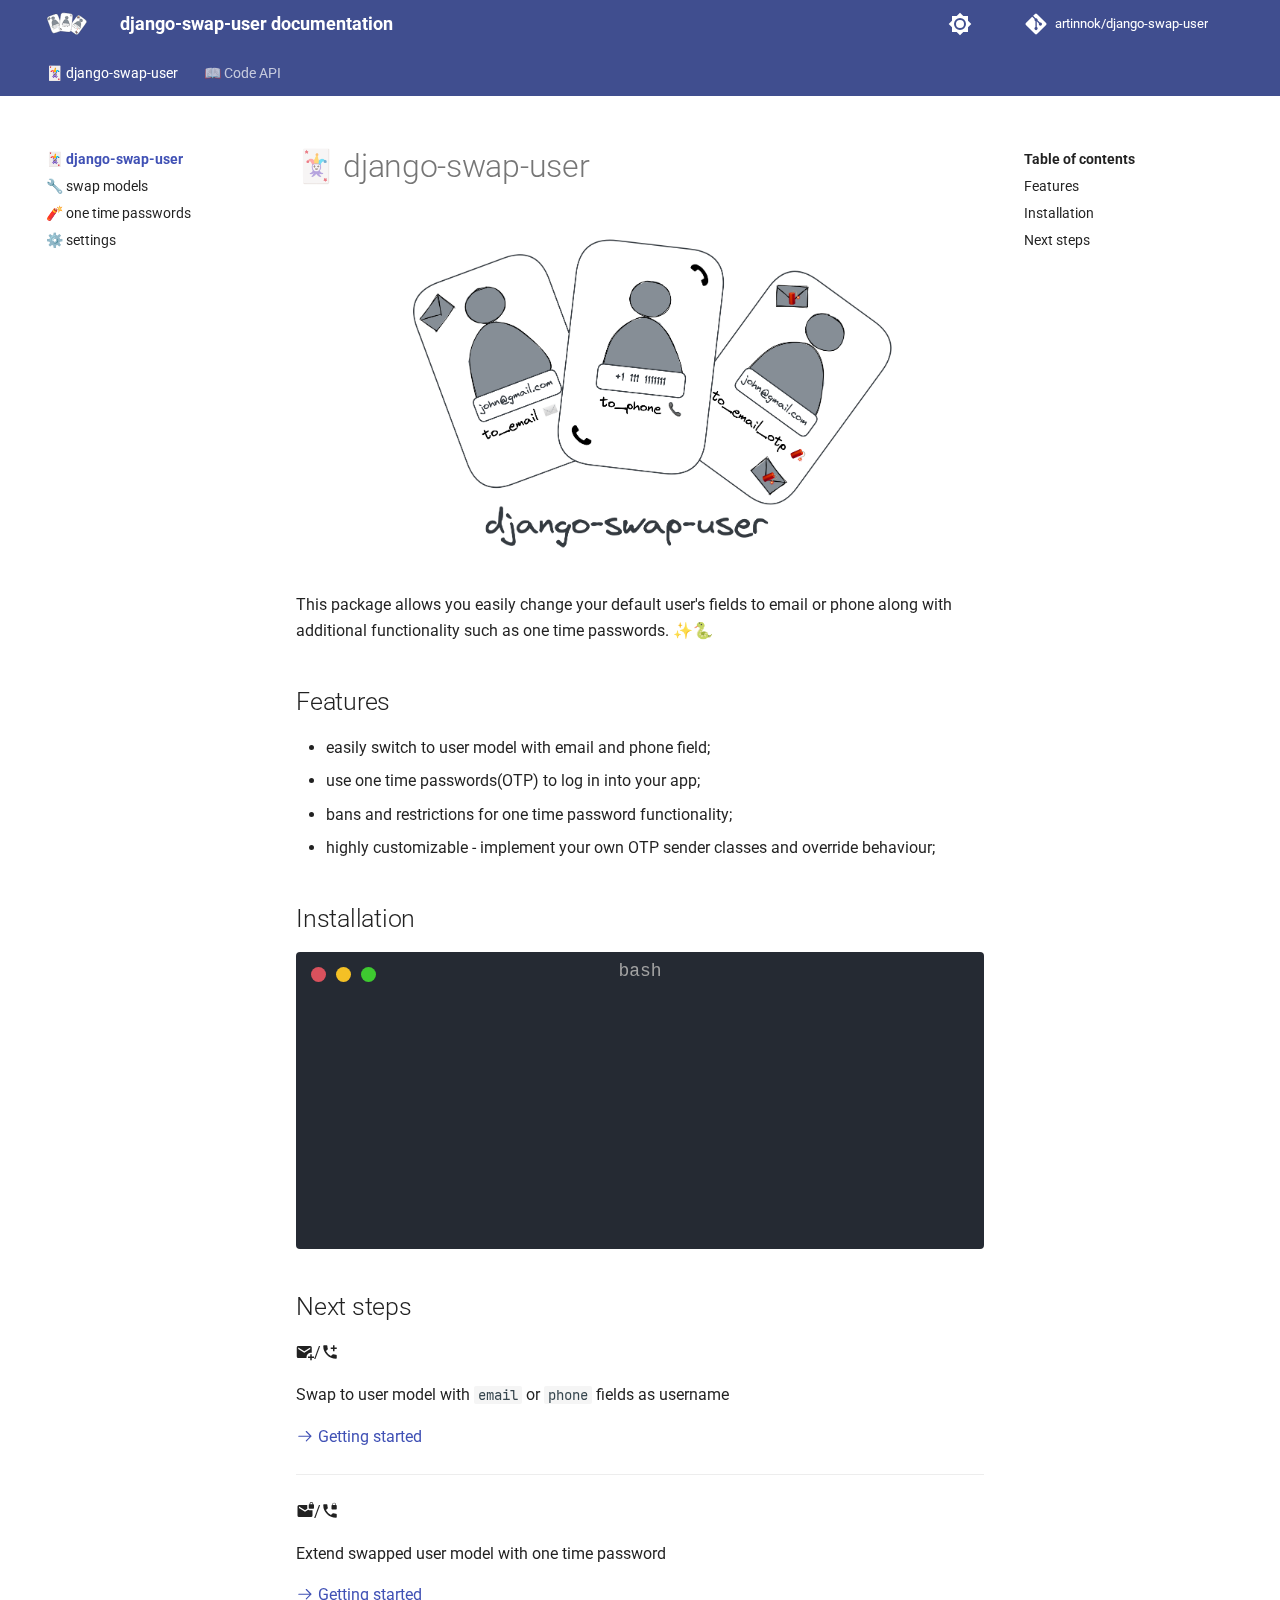
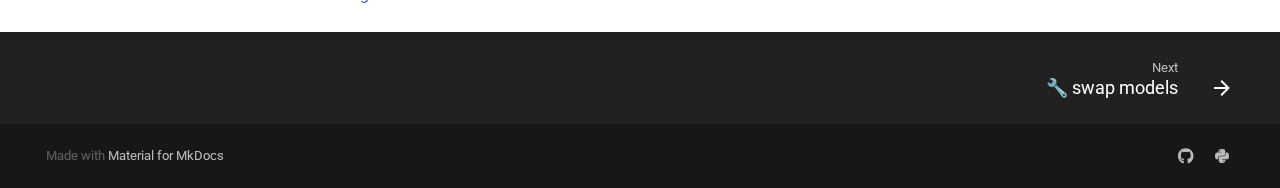
<file: index.html>
<!doctype html>
<html lang="en" class="no-js">
  <head>
    
      <meta charset="utf-8">
      <meta name="viewport" content="width=device-width,initial-scale=1">
      
      
      
      <link rel="icon" href="assets/images/favicon.png">
      <meta name="generator" content="mkdocs-1.3.0, mkdocs-material-8.3.4">
    
    
      
        <title>🃏 django-swap-user - django-swap-user documentation</title>
      
    
    
      <link rel="stylesheet" href="assets/stylesheets/main.4a0965b7.min.css">
      
        
        <link rel="stylesheet" href="assets/stylesheets/palette.cbb835fc.min.css">
        
      
      
    
    
    
      
        
        
        <link rel="preconnect" href="https://fonts.gstatic.com" crossorigin>
        <link rel="stylesheet" href="https://fonts.googleapis.com/css?family=Roboto:300,300i,400,400i,700,700i%7CRoboto+Mono:400,400i,700,700i&display=fallback">
        <style>:root{--md-text-font:"Roboto";--md-code-font:"Roboto Mono"}</style>
      
    
    
      <link rel="stylesheet" href="assets/_mkdocstrings.css">
    
      <link rel="stylesheet" href="stylesheets/extra.css">
    
      <link rel="stylesheet" href="stylesheets/termynal.css">
    
      <link rel="stylesheet" href="stylesheets/custom.css">
    
    <script>__md_scope=new URL(".",location),__md_get=(e,_=localStorage,t=__md_scope)=>JSON.parse(_.getItem(t.pathname+"."+e)),__md_set=(e,_,t=localStorage,a=__md_scope)=>{try{t.setItem(a.pathname+"."+e,JSON.stringify(_))}catch(e){}}</script>
    
      

    
    
  </head>
  
  
    
    
      
    
    
    
    
    <body dir="ltr" data-md-color-scheme="special" data-md-color-primary="" data-md-color-accent="">
  
    
    
      <script>var palette=__md_get("__palette");if(palette&&"object"==typeof palette.color)for(var key of Object.keys(palette.color))document.body.setAttribute("data-md-color-"+key,palette.color[key])</script>
    
    <input class="md-toggle" data-md-toggle="drawer" type="checkbox" id="__drawer" autocomplete="off">
    <input class="md-toggle" data-md-toggle="search" type="checkbox" id="__search" autocomplete="off">
    <label class="md-overlay" for="__drawer"></label>
    <div data-md-component="skip">
      
        
        <a href="#features" class="md-skip">
          Skip to content
        </a>
      
    </div>
    <div data-md-component="announce">
      
    </div>
    
    
      

<header class="md-header" data-md-component="header">
  <nav class="md-header__inner md-grid" aria-label="Header">
    <a href="." title="django-swap-user documentation" class="md-header__button md-logo" aria-label="django-swap-user documentation" data-md-component="logo">
      
  <img src="media/images/django-swap-user-logo.svg" alt="logo">

    </a>
    <label class="md-header__button md-icon" for="__drawer">
      <svg xmlns="http://www.w3.org/2000/svg" viewBox="0 0 24 24"><path d="M3 6h18v2H3V6m0 5h18v2H3v-2m0 5h18v2H3v-2Z"/></svg>
    </label>
    <div class="md-header__title" data-md-component="header-title">
      <div class="md-header__ellipsis">
        <div class="md-header__topic">
          <span class="md-ellipsis">
            django-swap-user documentation
          </span>
        </div>
        <div class="md-header__topic" data-md-component="header-topic">
          <span class="md-ellipsis">
            
              🃏 django-swap-user
            
          </span>
        </div>
      </div>
    </div>
    
      <form class="md-header__option" data-md-component="palette">
        
          
          
          <input class="md-option" data-md-color-media="(prefers-color-scheme: light)" data-md-color-scheme="special" data-md-color-primary="" data-md-color-accent=""  aria-label="Switch to dark mode"  type="radio" name="__palette" id="__palette_1">
          
            <label class="md-header__button md-icon" title="Switch to dark mode" for="__palette_2" hidden>
              <svg xmlns="http://www.w3.org/2000/svg" viewBox="0 0 24 24"><path d="M12 8a4 4 0 0 0-4 4 4 4 0 0 0 4 4 4 4 0 0 0 4-4 4 4 0 0 0-4-4m0 10a6 6 0 0 1-6-6 6 6 0 0 1 6-6 6 6 0 0 1 6 6 6 6 0 0 1-6 6m8-9.31V4h-4.69L12 .69 8.69 4H4v4.69L.69 12 4 15.31V20h4.69L12 23.31 15.31 20H20v-4.69L23.31 12 20 8.69Z"/></svg>
            </label>
          
        
          
          
          <input class="md-option" data-md-color-media="(prefers-color-scheme: dark)" data-md-color-scheme="slate" data-md-color-primary="" data-md-color-accent=""  aria-label="Switch to system preference"  type="radio" name="__palette" id="__palette_2">
          
            <label class="md-header__button md-icon" title="Switch to system preference" for="__palette_1" hidden>
              <svg xmlns="http://www.w3.org/2000/svg" viewBox="0 0 24 24"><path d="M12 18c-.89 0-1.74-.2-2.5-.55C11.56 16.5 13 14.42 13 12c0-2.42-1.44-4.5-3.5-5.45C10.26 6.2 11.11 6 12 6a6 6 0 0 1 6 6 6 6 0 0 1-6 6m8-9.31V4h-4.69L12 .69 8.69 4H4v4.69L.69 12 4 15.31V20h4.69L12 23.31 15.31 20H20v-4.69L23.31 12 20 8.69Z"/></svg>
            </label>
          
        
      </form>
    
    
    
    
      <div class="md-header__source">
        <a href="https://github.com/artinnok/django-swap-user" title="Go to repository" class="md-source" data-md-component="source">
  <div class="md-source__icon md-icon">
    
    <svg xmlns="http://www.w3.org/2000/svg" viewBox="0 0 448 512"><!--! Font Awesome Free 6.1.1 by @fontawesome - https://fontawesome.com License - https://fontawesome.com/license/free (Icons: CC BY 4.0, Fonts: SIL OFL 1.1, Code: MIT License) Copyright 2022 Fonticons, Inc.--><path d="M439.55 236.05 244 40.45a28.87 28.87 0 0 0-40.81 0l-40.66 40.63 51.52 51.52c27.06-9.14 52.68 16.77 43.39 43.68l49.66 49.66c34.23-11.8 61.18 31 35.47 56.69-26.49 26.49-70.21-2.87-56-37.34L240.22 199v121.85c25.3 12.54 22.26 41.85 9.08 55a34.34 34.34 0 0 1-48.55 0c-17.57-17.6-11.07-46.91 11.25-56v-123c-20.8-8.51-24.6-30.74-18.64-45L142.57 101 8.45 235.14a28.86 28.86 0 0 0 0 40.81l195.61 195.6a28.86 28.86 0 0 0 40.8 0l194.69-194.69a28.86 28.86 0 0 0 0-40.81z"/></svg>
  </div>
  <div class="md-source__repository">
    artinnok/django-swap-user
  </div>
</a>
      </div>
    
  </nav>
  
</header>
    
    <div class="md-container" data-md-component="container">
      
      
        
          
            
<nav class="md-tabs" aria-label="Tabs" data-md-component="tabs">
  <div class="md-tabs__inner md-grid">
    <ul class="md-tabs__list">
      
        
  
  
    
  


  
  
  
    <li class="md-tabs__item">
      <a href="." class="md-tabs__link md-tabs__link--active">
        🃏 django-swap-user
      </a>
    </li>
  

      
        
  
  


  
  
  
    <li class="md-tabs__item">
      <a href="code_api/otp_services/" class="md-tabs__link">
        📖 Code API
      </a>
    </li>
  

      
    </ul>
  </div>
</nav>
          
        
      
      <main class="md-main" data-md-component="main">
        <div class="md-main__inner md-grid">
          
            
              
              <div class="md-sidebar md-sidebar--primary" data-md-component="sidebar" data-md-type="navigation" >
                <div class="md-sidebar__scrollwrap">
                  <div class="md-sidebar__inner">
                    

  


<nav class="md-nav md-nav--primary md-nav--lifted" aria-label="Navigation" data-md-level="0">
  <label class="md-nav__title" for="__drawer">
    <a href="." title="django-swap-user documentation" class="md-nav__button md-logo" aria-label="django-swap-user documentation" data-md-component="logo">
      
  <img src="media/images/django-swap-user-logo.svg" alt="logo">

    </a>
    django-swap-user documentation
  </label>
  
    <div class="md-nav__source">
      <a href="https://github.com/artinnok/django-swap-user" title="Go to repository" class="md-source" data-md-component="source">
  <div class="md-source__icon md-icon">
    
    <svg xmlns="http://www.w3.org/2000/svg" viewBox="0 0 448 512"><!--! Font Awesome Free 6.1.1 by @fontawesome - https://fontawesome.com License - https://fontawesome.com/license/free (Icons: CC BY 4.0, Fonts: SIL OFL 1.1, Code: MIT License) Copyright 2022 Fonticons, Inc.--><path d="M439.55 236.05 244 40.45a28.87 28.87 0 0 0-40.81 0l-40.66 40.63 51.52 51.52c27.06-9.14 52.68 16.77 43.39 43.68l49.66 49.66c34.23-11.8 61.18 31 35.47 56.69-26.49 26.49-70.21-2.87-56-37.34L240.22 199v121.85c25.3 12.54 22.26 41.85 9.08 55a34.34 34.34 0 0 1-48.55 0c-17.57-17.6-11.07-46.91 11.25-56v-123c-20.8-8.51-24.6-30.74-18.64-45L142.57 101 8.45 235.14a28.86 28.86 0 0 0 0 40.81l195.61 195.6a28.86 28.86 0 0 0 40.8 0l194.69-194.69a28.86 28.86 0 0 0 0-40.81z"/></svg>
  </div>
  <div class="md-source__repository">
    artinnok/django-swap-user
  </div>
</a>
    </div>
  
  <ul class="md-nav__list" data-md-scrollfix>
    
      
      
      

  
  
    
  
  
    
    <li class="md-nav__item md-nav__item--active md-nav__item--nested">
      
      
        <input class="md-nav__toggle md-toggle" data-md-toggle="__nav_1" type="checkbox" id="__nav_1" checked>
      
      
      
        
          
            
          
        
          
        
          
        
          
        
      
      
        
        
        <div class="md-nav__link md-nav__link--index md-nav__link--active">
          <a href=".">🃏 django-swap-user</a>
          
            <label for="__nav_1">
              <span class="md-nav__icon md-icon"></span>
            </label>
          
        </div>
      
      <nav class="md-nav" aria-label="🃏 django-swap-user" data-md-level="1">
        <label class="md-nav__title" for="__nav_1">
          <span class="md-nav__icon md-icon"></span>
          🃏 django-swap-user
        </label>
        <ul class="md-nav__list" data-md-scrollfix>
          
            
          
            
              
  
  
  
    <li class="md-nav__item">
      <a href="swap_models/" class="md-nav__link">
        🔧 swap models
      </a>
    </li>
  

            
          
            
              
  
  
  
    <li class="md-nav__item">
      <a href="otp_models/" class="md-nav__link">
        🧨 one time passwords
      </a>
    </li>
  

            
          
            
              
  
  
  
    <li class="md-nav__item">
      <a href="settings/" class="md-nav__link">
        ⚙️ settings
      </a>
    </li>
  

            
          
        </ul>
      </nav>
    </li>
  

    
      
      
      

  
  
  
    
    <li class="md-nav__item md-nav__item--nested">
      
      
        <input class="md-nav__toggle md-toggle" data-md-toggle="__nav_2" type="checkbox" id="__nav_2" >
      
      
      
        
          
        
          
        
          
        
          
        
      
      
        <label class="md-nav__link" for="__nav_2">
          📖 Code API
          <span class="md-nav__icon md-icon"></span>
        </label>
      
      <nav class="md-nav" aria-label="📖 Code API" data-md-level="1">
        <label class="md-nav__title" for="__nav_2">
          <span class="md-nav__icon md-icon"></span>
          📖 Code API
        </label>
        <ul class="md-nav__list" data-md-scrollfix>
          
            
              
  
  
  
    <li class="md-nav__item">
      <a href="code_api/otp_services/" class="md-nav__link">
        swap_user.otp.services
      </a>
    </li>
  

            
          
            
              
  
  
  
    <li class="md-nav__item">
      <a href="code_api/otp_senders/" class="md-nav__link">
        swap_user.otp.senders
      </a>
    </li>
  

            
          
            
              
  
  
  
    <li class="md-nav__item">
      <a href="code_api/otp_forms/" class="md-nav__link">
        swap_user.otp.forms
      </a>
    </li>
  

            
          
            
              
  
  
  
    <li class="md-nav__item">
      <a href="code_api/otp_views/" class="md-nav__link">
        swap_user.otp.views
      </a>
    </li>
  

            
          
        </ul>
      </nav>
    </li>
  

    
  </ul>
</nav>
                  </div>
                </div>
              </div>
            
            
              
              <div class="md-sidebar md-sidebar--secondary" data-md-component="sidebar" data-md-type="toc" >
                <div class="md-sidebar__scrollwrap">
                  <div class="md-sidebar__inner">
                    

<nav class="md-nav md-nav--secondary" aria-label="Table of contents">
  
  
  
  
    <label class="md-nav__title" for="__toc">
      <span class="md-nav__icon md-icon"></span>
      Table of contents
    </label>
    <ul class="md-nav__list" data-md-component="toc" data-md-scrollfix>
      
        <li class="md-nav__item">
  <a href="#features" class="md-nav__link">
    Features
  </a>
  
</li>
      
        <li class="md-nav__item">
  <a href="#installation" class="md-nav__link">
    Installation
  </a>
  
</li>
      
        <li class="md-nav__item">
  <a href="#next-steps" class="md-nav__link">
    Next steps
  </a>
  
</li>
      
    </ul>
  
</nav>
                  </div>
                </div>
              </div>
            
          
          <div class="md-content" data-md-component="content">
            <article class="md-content__inner md-typeset">
              
                


  <h1>🃏 django-swap-user</h1>

<p><img alt="Logo" src="media/images/django-swap-user.png" /></p>
<p>This package  allows you easily change your default user's fields to email or phone along with additional functionality such as one time passwords.
✨🐍</p>
<h2 id="features">Features<a class="headerlink" href="#features" title="Permanent link">&para;</a></h2>
<ul>
<li>easily switch to user model with email and phone field;</li>
<li>use one time passwords(OTP) to log in into your app;</li>
<li>bans and restrictions for one time password functionality;</li>
<li>highly customizable - implement your own OTP sender classes and override behaviour;</li>
</ul>
<h2 id="installation">Installation<a class="headerlink" href="#installation" title="Permanent link">&para;</a></h2>
<div class="termy">

<div class="highlight"><pre><span></span><code><a id="__codelineno-0-1" name="__codelineno-0-1" href="#__codelineno-0-1"></a><span class="gp">$ </span>pip install django-swap-user
<a id="__codelineno-0-2" name="__codelineno-0-2" href="#__codelineno-0-2"></a><span class="go">---&gt; 100%</span>
<a id="__codelineno-0-3" name="__codelineno-0-3" href="#__codelineno-0-3"></a><span class="go">Successfully installed django-swap-user</span>
</code></pre></div>

</div>

<h2 id="next-steps">Next steps<a class="headerlink" href="#next-steps" title="Permanent link">&para;</a></h2>
<p><span class="twemoji"><svg xmlns="http://www.w3.org/2000/svg" viewBox="0 0 24 24"><path d="M3 4c-1.11 0-2 .89-2 2v12a2 2 0 0 0 2 2h11.09c-.06-.33-.09-.66-.09-1a6 6 0 0 1 6-6c.34 0 .67.03 1 .09V6a2 2 0 0 0-2-2H3m0 2 8 5 8-5v2l-8 5-8-5V6m16 9v3h-3v2h3v3h2v-3h3v-2h-3v-3h-2Z"/></svg></span>/<span class="twemoji"><svg xmlns="http://www.w3.org/2000/svg" viewBox="0 0 24 24"><path d="M4 3a1 1 0 0 0-1 1 17 17 0 0 0 17 17 1 1 0 0 0 1-1v-3.5a1 1 0 0 0-1-1c-1.24 0-2.45-.2-3.57-.57-.35-.11-.74-.03-1.02.25l-2.2 2.2a15.149 15.149 0 0 1-6.59-6.59l2.2-2.21c.28-.27.36-.66.25-1.01C8.7 6.45 8.5 5.24 8.5 4a1 1 0 0 0-1-1M16 3v3h-3v2h3v3h2V8h3V6h-3V3"/></svg></span></p>
<p>Swap to user model with <code>email</code> or <code>phone</code> fields as username</p>
<p><a href="./swap_models"><span class="twemoji"><svg xmlns="http://www.w3.org/2000/svg" viewBox="0 0 24 24"><path fill-rule="evenodd" d="M13.22 19.03a.75.75 0 0 0 1.06 0l6.25-6.25a.75.75 0 0 0 0-1.06l-6.25-6.25a.75.75 0 1 0-1.06 1.06l4.97 4.97H3.75a.75.75 0 0 0 0 1.5h14.44l-4.97 4.97a.75.75 0 0 0 0 1.06z"/></svg></span> Getting started </a></p>
<hr />
<p><span class="twemoji"><svg xmlns="http://www.w3.org/2000/svg" viewBox="0 0 24 24"><path d="M20.5 0A2.5 2.5 0 0 1 23 2.5V3a1 1 0 0 1 1 1v4a1 1 0 0 1-1 1h-5a1 1 0 0 1-1-1V4a1 1 0 0 1 1-1v-.5A2.5 2.5 0 0 1 20.5 0M12 11 4 6v2l8 5 4.18-2.61c.51.38 1.14.61 1.82.61h4v7a2 2 0 0 1-2 2H4a2 2 0 0 1-2-2V6a2 2 0 0 1 2-2h11v4c0 .36.06.7.18 1L12 11m8.5-10A1.5 1.5 0 0 0 19 2.5V3h3v-.5A1.5 1.5 0 0 0 20.5 1Z"/></svg></span>/<span class="twemoji"><svg xmlns="http://www.w3.org/2000/svg" viewBox="0 0 24 24"><path d="M19.2 4h-3.4v-.5c0-.94.76-1.7 1.7-1.7s1.7.76 1.7 1.7m.8.5v-.5A2.5 2.5 0 0 0 17.5 1 2.5 2.5 0 0 0 15 3.5V4a1 1 0 0 0-1 1v4a1 1 0 0 0 1 1h5a1 1 0 0 0 1-1V5a1 1 0 0 0-1-1m0 11.5c-1.25 0-2.45-.2-3.57-.57-.35-.11-.74-.03-1.02.25l-2.2 2.2a15.097 15.097 0 0 1-6.59-6.59l2.2-2.2c.28-.28.36-.67.25-1.02A11.36 11.36 0 0 1 8.5 4a1 1 0 0 0-1-1H4a1 1 0 0 0-1 1 17 17 0 0 0 17 17 1 1 0 0 0 1-1v-3.5a1 1 0 0 0-1-1Z"/></svg></span></p>
<p>Extend swapped user model with one time password</p>
<p><a href="./otp_models"><span class="twemoji"><svg xmlns="http://www.w3.org/2000/svg" viewBox="0 0 24 24"><path fill-rule="evenodd" d="M13.22 19.03a.75.75 0 0 0 1.06 0l6.25-6.25a.75.75 0 0 0 0-1.06l-6.25-6.25a.75.75 0 1 0-1.06 1.06l4.97 4.97H3.75a.75.75 0 0 0 0 1.5h14.44l-4.97 4.97a.75.75 0 0 0 0 1.06z"/></svg></span> Getting started </a></p>

              
            </article>
            
          </div>
        </div>
        
          <a href="#" class="md-top md-icon" data-md-component="top" hidden>
            <svg xmlns="http://www.w3.org/2000/svg" viewBox="0 0 24 24"><path d="M13 20h-2V8l-5.5 5.5-1.42-1.42L12 4.16l7.92 7.92-1.42 1.42L13 8v12Z"/></svg>
            Back to top
          </a>
        
      </main>
      
        <footer class="md-footer">
  
    
    <nav class="md-footer__inner md-grid" aria-label="Footer" >
      
      
        
        <a href="swap_models/" class="md-footer__link md-footer__link--next" aria-label="Next: 🔧 swap models" rel="next">
          <div class="md-footer__title">
            <div class="md-ellipsis">
              <span class="md-footer__direction">
                Next
              </span>
              🔧 swap models
            </div>
          </div>
          <div class="md-footer__button md-icon">
            <svg xmlns="http://www.w3.org/2000/svg" viewBox="0 0 24 24"><path d="M4 11v2h12l-5.5 5.5 1.42 1.42L19.84 12l-7.92-7.92L10.5 5.5 16 11H4Z"/></svg>
          </div>
        </a>
      
    </nav>
  
  <div class="md-footer-meta md-typeset">
    <div class="md-footer-meta__inner md-grid">
      <div class="md-copyright">
  
  
    Made with
    <a href="https://squidfunk.github.io/mkdocs-material/" target="_blank" rel="noopener">
      Material for MkDocs
    </a>
  
</div>
      
        <div class="md-social">
  
    
    
      
      
    
    <a href="https://github.com/artinnok/django-swap-user" target="_blank" rel="noopener" title="github.com" class="md-social__link">
      <svg xmlns="http://www.w3.org/2000/svg" viewBox="0 0 496 512"><!--! Font Awesome Free 6.1.1 by @fontawesome - https://fontawesome.com License - https://fontawesome.com/license/free (Icons: CC BY 4.0, Fonts: SIL OFL 1.1, Code: MIT License) Copyright 2022 Fonticons, Inc.--><path d="M165.9 397.4c0 2-2.3 3.6-5.2 3.6-3.3.3-5.6-1.3-5.6-3.6 0-2 2.3-3.6 5.2-3.6 3-.3 5.6 1.3 5.6 3.6zm-31.1-4.5c-.7 2 1.3 4.3 4.3 4.9 2.6 1 5.6 0 6.2-2s-1.3-4.3-4.3-5.2c-2.6-.7-5.5.3-6.2 2.3zm44.2-1.7c-2.9.7-4.9 2.6-4.6 4.9.3 2 2.9 3.3 5.9 2.6 2.9-.7 4.9-2.6 4.6-4.6-.3-1.9-3-3.2-5.9-2.9zM244.8 8C106.1 8 0 113.3 0 252c0 110.9 69.8 205.8 169.5 239.2 12.8 2.3 17.3-5.6 17.3-12.1 0-6.2-.3-40.4-.3-61.4 0 0-70 15-84.7-29.8 0 0-11.4-29.1-27.8-36.6 0 0-22.9-15.7 1.6-15.4 0 0 24.9 2 38.6 25.8 21.9 38.6 58.6 27.5 72.9 20.9 2.3-16 8.8-27.1 16-33.7-55.9-6.2-112.3-14.3-112.3-110.5 0-27.5 7.6-41.3 23.6-58.9-2.6-6.5-11.1-33.3 2.6-67.9 20.9-6.5 69 27 69 27 20-5.6 41.5-8.5 62.8-8.5s42.8 2.9 62.8 8.5c0 0 48.1-33.6 69-27 13.7 34.7 5.2 61.4 2.6 67.9 16 17.7 25.8 31.5 25.8 58.9 0 96.5-58.9 104.2-114.8 110.5 9.2 7.9 17 22.9 17 46.4 0 33.7-.3 75.4-.3 83.6 0 6.5 4.6 14.4 17.3 12.1C428.2 457.8 496 362.9 496 252 496 113.3 383.5 8 244.8 8zM97.2 352.9c-1.3 1-1 3.3.7 5.2 1.6 1.6 3.9 2.3 5.2 1 1.3-1 1-3.3-.7-5.2-1.6-1.6-3.9-2.3-5.2-1zm-10.8-8.1c-.7 1.3.3 2.9 2.3 3.9 1.6 1 3.6.7 4.3-.7.7-1.3-.3-2.9-2.3-3.9-2-.6-3.6-.3-4.3.7zm32.4 35.6c-1.6 1.3-1 4.3 1.3 6.2 2.3 2.3 5.2 2.6 6.5 1 1.3-1.3.7-4.3-1.3-6.2-2.2-2.3-5.2-2.6-6.5-1zm-11.4-14.7c-1.6 1-1.6 3.6 0 5.9 1.6 2.3 4.3 3.3 5.6 2.3 1.6-1.3 1.6-3.9 0-6.2-1.4-2.3-4-3.3-5.6-2z"/></svg>
    </a>
  
    
    
      
      
    
    <a href="https://pypi.org/project/django-swap-user/" target="_blank" rel="noopener" title="pypi.org" class="md-social__link">
      <svg xmlns="http://www.w3.org/2000/svg" viewBox="0 0 448 512"><!--! Font Awesome Free 6.1.1 by @fontawesome - https://fontawesome.com License - https://fontawesome.com/license/free (Icons: CC BY 4.0, Fonts: SIL OFL 1.1, Code: MIT License) Copyright 2022 Fonticons, Inc.--><path d="M439.8 200.5c-7.7-30.9-22.3-54.2-53.4-54.2h-40.1v47.4c0 36.8-31.2 67.8-66.8 67.8H172.7c-29.2 0-53.4 25-53.4 54.3v101.8c0 29 25.2 46 53.4 54.3 33.8 9.9 66.3 11.7 106.8 0 26.9-7.8 53.4-23.5 53.4-54.3v-40.7H226.2v-13.6h160.2c31.1 0 42.6-21.7 53.4-54.2 11.2-33.5 10.7-65.7 0-108.6zM286.2 404c11.1 0 20.1 9.1 20.1 20.3 0 11.3-9 20.4-20.1 20.4-11 0-20.1-9.2-20.1-20.4.1-11.3 9.1-20.3 20.1-20.3zM167.8 248.1h106.8c29.7 0 53.4-24.5 53.4-54.3V91.9c0-29-24.4-50.7-53.4-55.6-35.8-5.9-74.7-5.6-106.8.1-45.2 8-53.4 24.7-53.4 55.6v40.7h106.9v13.6h-147c-31.1 0-58.3 18.7-66.8 54.2-9.8 40.7-10.2 66.1 0 108.6 7.6 31.6 25.7 54.2 56.8 54.2H101v-48.8c0-35.3 30.5-66.4 66.8-66.4zm-6.7-142.6c-11.1 0-20.1-9.1-20.1-20.3.1-11.3 9-20.4 20.1-20.4 11 0 20.1 9.2 20.1 20.4s-9 20.3-20.1 20.3z"/></svg>
    </a>
  
</div>
      
    </div>
  </div>
</footer>
      
    </div>
    <div class="md-dialog" data-md-component="dialog">
      <div class="md-dialog__inner md-typeset"></div>
    </div>
    <script id="__config" type="application/json">{"base": ".", "features": ["content.code.annotate", "content.tooltips", "navigation.indexes", "navigation.sections", "navigation.tabs", "navigation.top", "navigation.tracking", "search.highlight", "search.share", "search.suggest", "toc.follow"], "search": "assets/javascripts/workers/search.85cb4492.min.js", "translations": {"clipboard.copied": "Copied to clipboard", "clipboard.copy": "Copy to clipboard", "search.config.lang": "en", "search.config.pipeline": "trimmer, stopWordFilter", "search.config.separator": "[\\s\\-]+", "search.placeholder": "Search", "search.result.more.one": "1 more on this page", "search.result.more.other": "# more on this page", "search.result.none": "No matching documents", "search.result.one": "1 matching document", "search.result.other": "# matching documents", "search.result.placeholder": "Type to start searching", "search.result.term.missing": "Missing", "select.version.title": "Select version"}}</script>
    
    
      <script src="assets/javascripts/bundle.f758a944.min.js"></script>
      
        <script src="javascript/termynal.js"></script>
      
        <script src="javascript/custom.js"></script>
      
    
  </body>
</html>
</file>
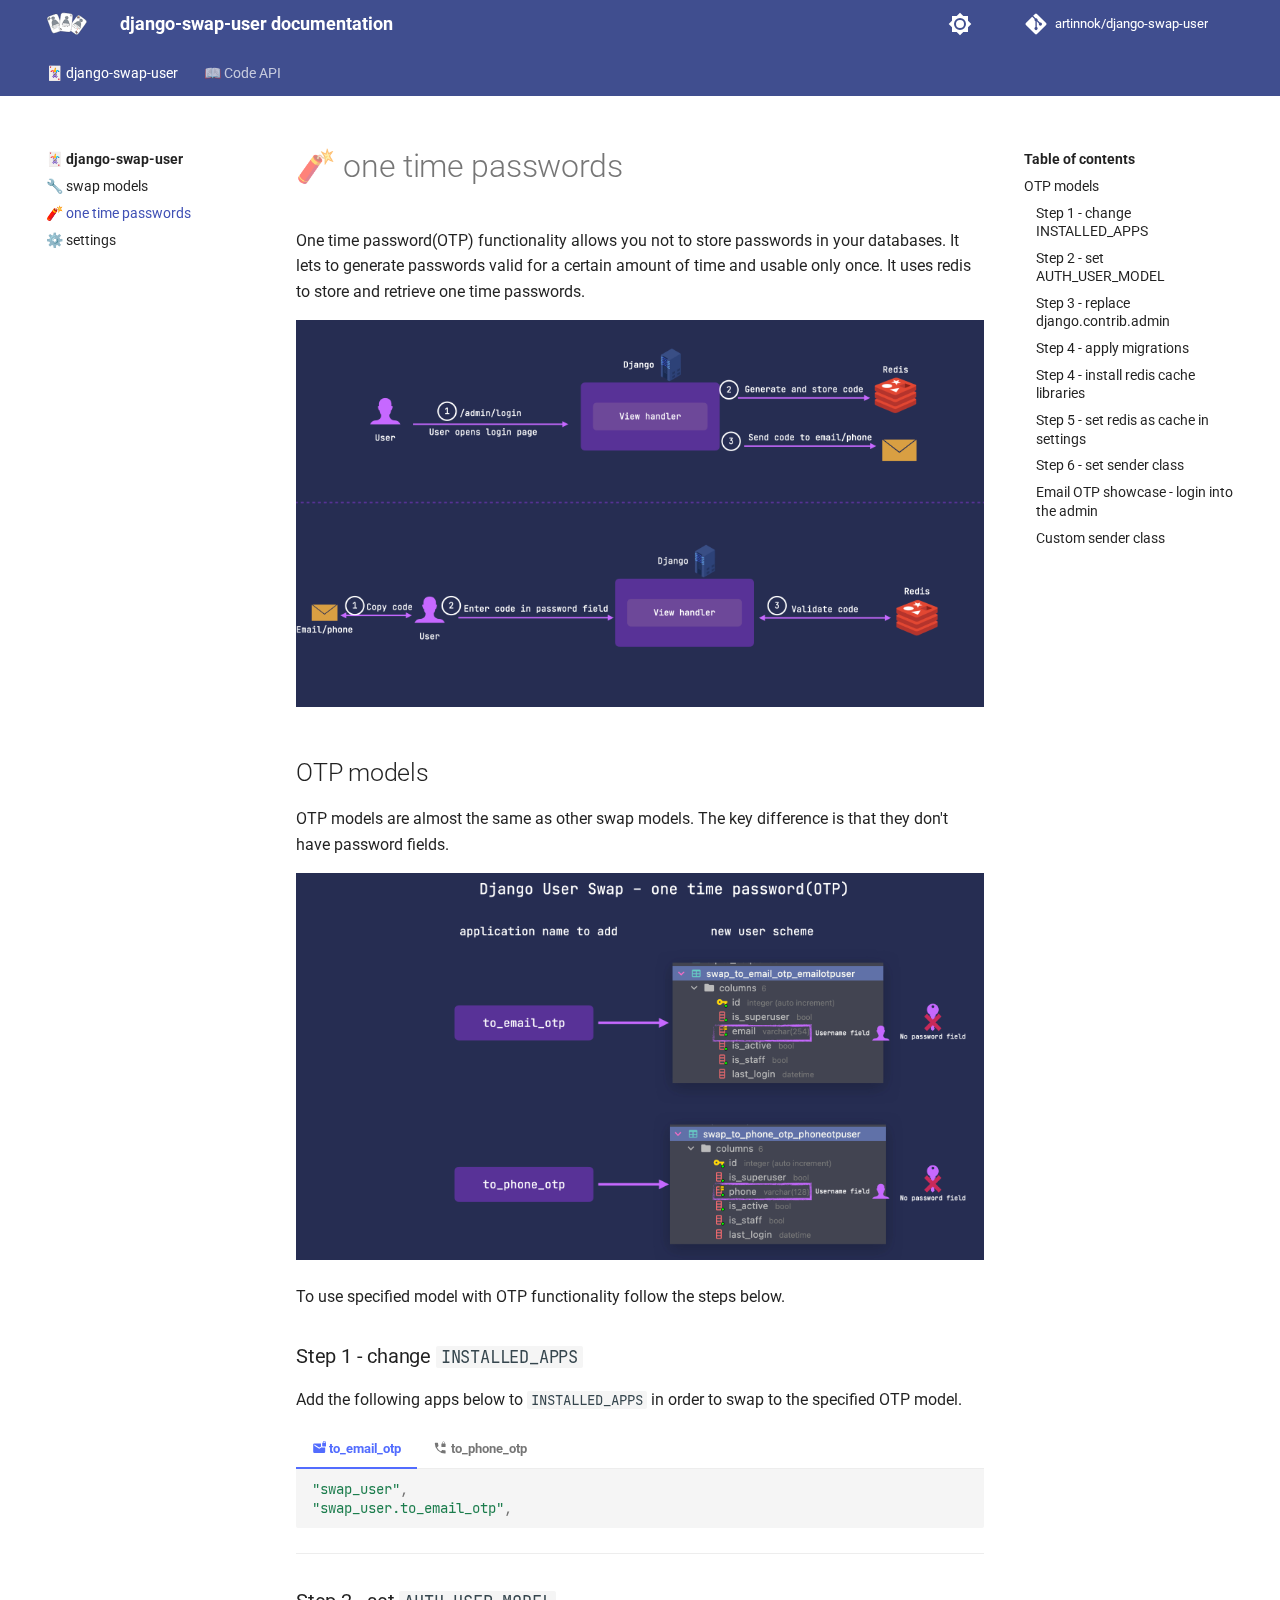
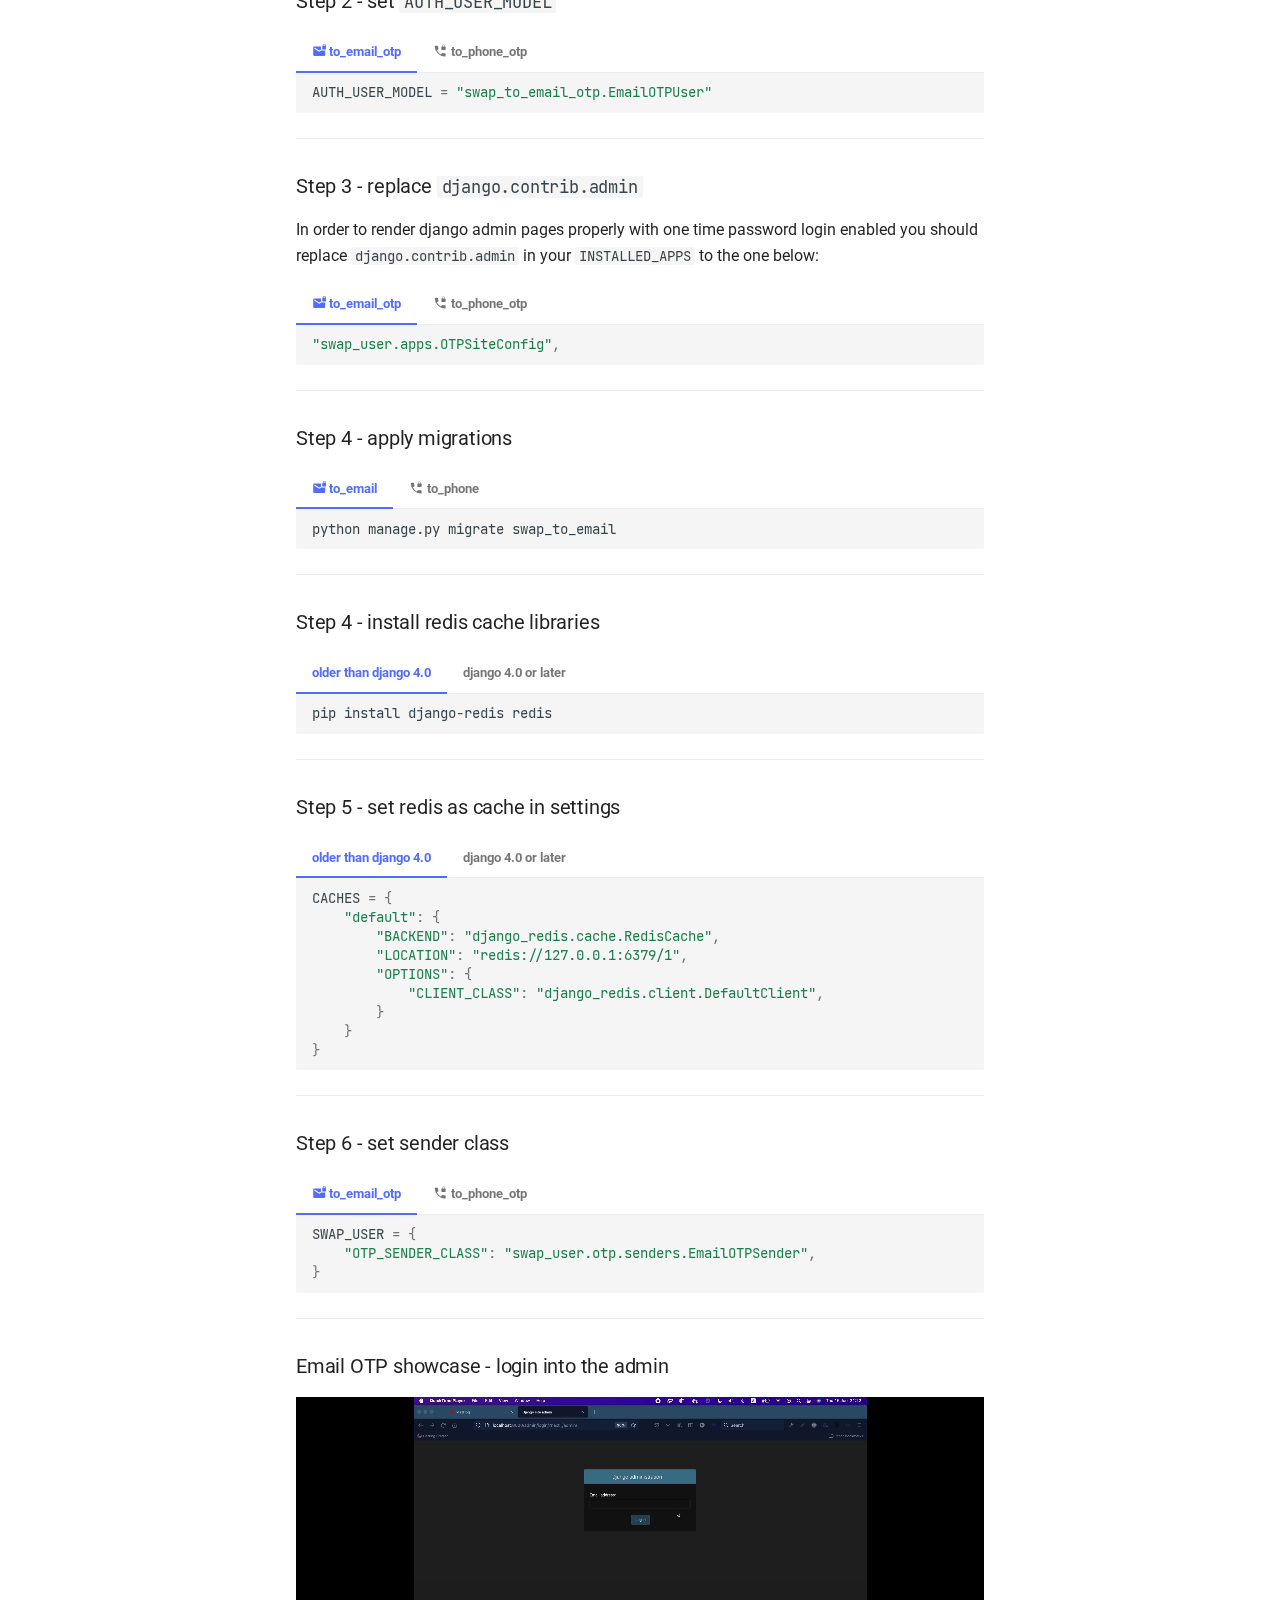
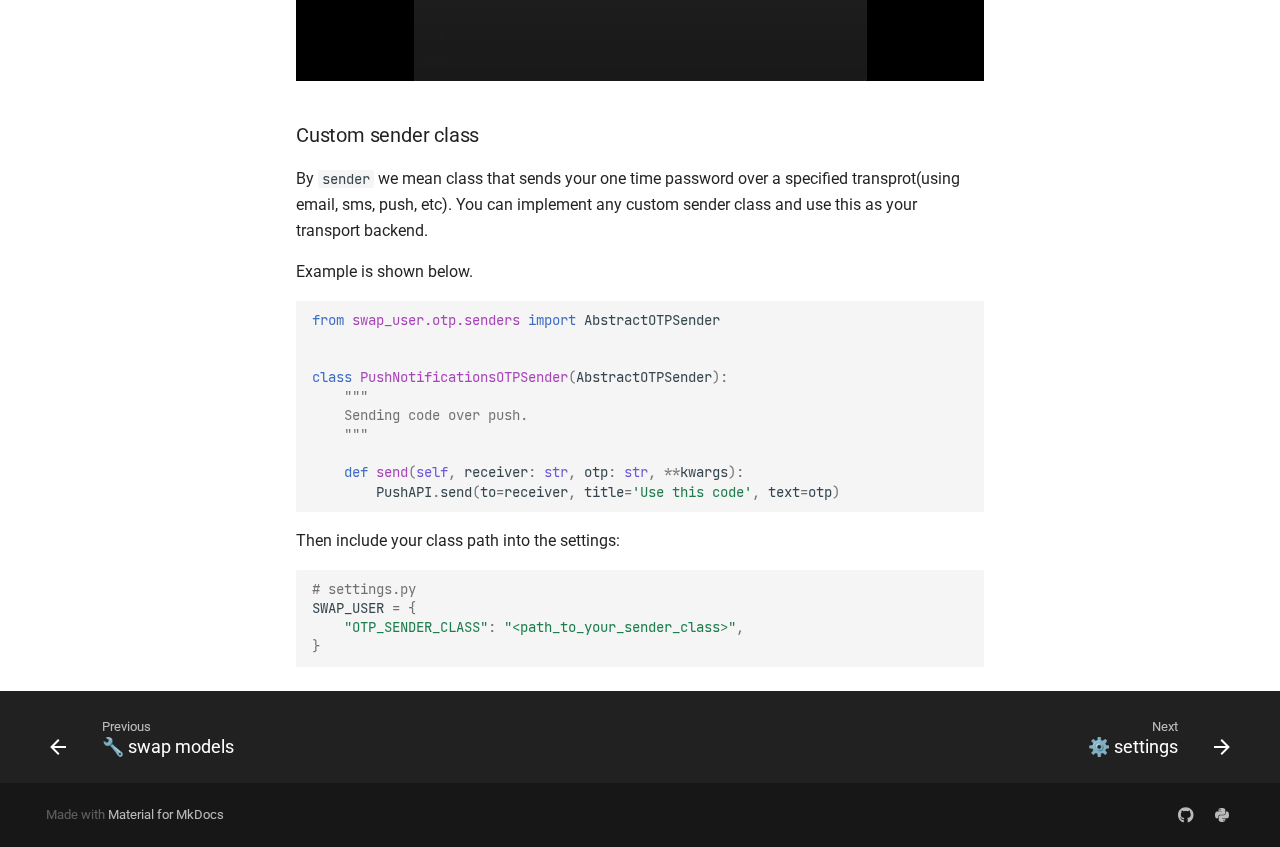
<file: otp_models/index.html>
<!doctype html>
<html lang="en" class="no-js">
  <head>
    
      <meta charset="utf-8">
      <meta name="viewport" content="width=device-width,initial-scale=1">
      
      
      
      <link rel="icon" href="../assets/images/favicon.png">
      <meta name="generator" content="mkdocs-1.3.0, mkdocs-material-8.3.4">
    
    
      
        <title>🧨 one time passwords - django-swap-user documentation</title>
      
    
    
      <link rel="stylesheet" href="../assets/stylesheets/main.4a0965b7.min.css">
      
        
        <link rel="stylesheet" href="../assets/stylesheets/palette.cbb835fc.min.css">
        
      
      
    
    
    
      
        
        
        <link rel="preconnect" href="https://fonts.gstatic.com" crossorigin>
        <link rel="stylesheet" href="https://fonts.googleapis.com/css?family=Roboto:300,300i,400,400i,700,700i%7CRoboto+Mono:400,400i,700,700i&display=fallback">
        <style>:root{--md-text-font:"Roboto";--md-code-font:"Roboto Mono"}</style>
      
    
    
      <link rel="stylesheet" href="../assets/_mkdocstrings.css">
    
      <link rel="stylesheet" href="../stylesheets/extra.css">
    
      <link rel="stylesheet" href="../stylesheets/termynal.css">
    
      <link rel="stylesheet" href="../stylesheets/custom.css">
    
    <script>__md_scope=new URL("..",location),__md_get=(e,_=localStorage,t=__md_scope)=>JSON.parse(_.getItem(t.pathname+"."+e)),__md_set=(e,_,t=localStorage,a=__md_scope)=>{try{t.setItem(a.pathname+"."+e,JSON.stringify(_))}catch(e){}}</script>
    
      

    
    
  </head>
  
  
    
    
      
    
    
    
    
    <body dir="ltr" data-md-color-scheme="special" data-md-color-primary="" data-md-color-accent="">
  
    
    
      <script>var palette=__md_get("__palette");if(palette&&"object"==typeof palette.color)for(var key of Object.keys(palette.color))document.body.setAttribute("data-md-color-"+key,palette.color[key])</script>
    
    <input class="md-toggle" data-md-toggle="drawer" type="checkbox" id="__drawer" autocomplete="off">
    <input class="md-toggle" data-md-toggle="search" type="checkbox" id="__search" autocomplete="off">
    <label class="md-overlay" for="__drawer"></label>
    <div data-md-component="skip">
      
        
        <a href="#otp-models" class="md-skip">
          Skip to content
        </a>
      
    </div>
    <div data-md-component="announce">
      
    </div>
    
    
      

<header class="md-header" data-md-component="header">
  <nav class="md-header__inner md-grid" aria-label="Header">
    <a href=".." title="django-swap-user documentation" class="md-header__button md-logo" aria-label="django-swap-user documentation" data-md-component="logo">
      
  <img src="../media/images/django-swap-user-logo.svg" alt="logo">

    </a>
    <label class="md-header__button md-icon" for="__drawer">
      <svg xmlns="http://www.w3.org/2000/svg" viewBox="0 0 24 24"><path d="M3 6h18v2H3V6m0 5h18v2H3v-2m0 5h18v2H3v-2Z"/></svg>
    </label>
    <div class="md-header__title" data-md-component="header-title">
      <div class="md-header__ellipsis">
        <div class="md-header__topic">
          <span class="md-ellipsis">
            django-swap-user documentation
          </span>
        </div>
        <div class="md-header__topic" data-md-component="header-topic">
          <span class="md-ellipsis">
            
              🧨 one time passwords
            
          </span>
        </div>
      </div>
    </div>
    
      <form class="md-header__option" data-md-component="palette">
        
          
          
          <input class="md-option" data-md-color-media="(prefers-color-scheme: light)" data-md-color-scheme="special" data-md-color-primary="" data-md-color-accent=""  aria-label="Switch to dark mode"  type="radio" name="__palette" id="__palette_1">
          
            <label class="md-header__button md-icon" title="Switch to dark mode" for="__palette_2" hidden>
              <svg xmlns="http://www.w3.org/2000/svg" viewBox="0 0 24 24"><path d="M12 8a4 4 0 0 0-4 4 4 4 0 0 0 4 4 4 4 0 0 0 4-4 4 4 0 0 0-4-4m0 10a6 6 0 0 1-6-6 6 6 0 0 1 6-6 6 6 0 0 1 6 6 6 6 0 0 1-6 6m8-9.31V4h-4.69L12 .69 8.69 4H4v4.69L.69 12 4 15.31V20h4.69L12 23.31 15.31 20H20v-4.69L23.31 12 20 8.69Z"/></svg>
            </label>
          
        
          
          
          <input class="md-option" data-md-color-media="(prefers-color-scheme: dark)" data-md-color-scheme="slate" data-md-color-primary="" data-md-color-accent=""  aria-label="Switch to system preference"  type="radio" name="__palette" id="__palette_2">
          
            <label class="md-header__button md-icon" title="Switch to system preference" for="__palette_1" hidden>
              <svg xmlns="http://www.w3.org/2000/svg" viewBox="0 0 24 24"><path d="M12 18c-.89 0-1.74-.2-2.5-.55C11.56 16.5 13 14.42 13 12c0-2.42-1.44-4.5-3.5-5.45C10.26 6.2 11.11 6 12 6a6 6 0 0 1 6 6 6 6 0 0 1-6 6m8-9.31V4h-4.69L12 .69 8.69 4H4v4.69L.69 12 4 15.31V20h4.69L12 23.31 15.31 20H20v-4.69L23.31 12 20 8.69Z"/></svg>
            </label>
          
        
      </form>
    
    
    
    
      <div class="md-header__source">
        <a href="https://github.com/artinnok/django-swap-user" title="Go to repository" class="md-source" data-md-component="source">
  <div class="md-source__icon md-icon">
    
    <svg xmlns="http://www.w3.org/2000/svg" viewBox="0 0 448 512"><!--! Font Awesome Free 6.1.1 by @fontawesome - https://fontawesome.com License - https://fontawesome.com/license/free (Icons: CC BY 4.0, Fonts: SIL OFL 1.1, Code: MIT License) Copyright 2022 Fonticons, Inc.--><path d="M439.55 236.05 244 40.45a28.87 28.87 0 0 0-40.81 0l-40.66 40.63 51.52 51.52c27.06-9.14 52.68 16.77 43.39 43.68l49.66 49.66c34.23-11.8 61.18 31 35.47 56.69-26.49 26.49-70.21-2.87-56-37.34L240.22 199v121.85c25.3 12.54 22.26 41.85 9.08 55a34.34 34.34 0 0 1-48.55 0c-17.57-17.6-11.07-46.91 11.25-56v-123c-20.8-8.51-24.6-30.74-18.64-45L142.57 101 8.45 235.14a28.86 28.86 0 0 0 0 40.81l195.61 195.6a28.86 28.86 0 0 0 40.8 0l194.69-194.69a28.86 28.86 0 0 0 0-40.81z"/></svg>
  </div>
  <div class="md-source__repository">
    artinnok/django-swap-user
  </div>
</a>
      </div>
    
  </nav>
  
</header>
    
    <div class="md-container" data-md-component="container">
      
      
        
          
            
<nav class="md-tabs" aria-label="Tabs" data-md-component="tabs">
  <div class="md-tabs__inner md-grid">
    <ul class="md-tabs__list">
      
        
  
  
    
  


  
  
  
    <li class="md-tabs__item">
      <a href=".." class="md-tabs__link md-tabs__link--active">
        🃏 django-swap-user
      </a>
    </li>
  

      
        
  
  


  
  
  
    <li class="md-tabs__item">
      <a href="../code_api/otp_services/" class="md-tabs__link">
        📖 Code API
      </a>
    </li>
  

      
    </ul>
  </div>
</nav>
          
        
      
      <main class="md-main" data-md-component="main">
        <div class="md-main__inner md-grid">
          
            
              
              <div class="md-sidebar md-sidebar--primary" data-md-component="sidebar" data-md-type="navigation" >
                <div class="md-sidebar__scrollwrap">
                  <div class="md-sidebar__inner">
                    

  


<nav class="md-nav md-nav--primary md-nav--lifted" aria-label="Navigation" data-md-level="0">
  <label class="md-nav__title" for="__drawer">
    <a href=".." title="django-swap-user documentation" class="md-nav__button md-logo" aria-label="django-swap-user documentation" data-md-component="logo">
      
  <img src="../media/images/django-swap-user-logo.svg" alt="logo">

    </a>
    django-swap-user documentation
  </label>
  
    <div class="md-nav__source">
      <a href="https://github.com/artinnok/django-swap-user" title="Go to repository" class="md-source" data-md-component="source">
  <div class="md-source__icon md-icon">
    
    <svg xmlns="http://www.w3.org/2000/svg" viewBox="0 0 448 512"><!--! Font Awesome Free 6.1.1 by @fontawesome - https://fontawesome.com License - https://fontawesome.com/license/free (Icons: CC BY 4.0, Fonts: SIL OFL 1.1, Code: MIT License) Copyright 2022 Fonticons, Inc.--><path d="M439.55 236.05 244 40.45a28.87 28.87 0 0 0-40.81 0l-40.66 40.63 51.52 51.52c27.06-9.14 52.68 16.77 43.39 43.68l49.66 49.66c34.23-11.8 61.18 31 35.47 56.69-26.49 26.49-70.21-2.87-56-37.34L240.22 199v121.85c25.3 12.54 22.26 41.85 9.08 55a34.34 34.34 0 0 1-48.55 0c-17.57-17.6-11.07-46.91 11.25-56v-123c-20.8-8.51-24.6-30.74-18.64-45L142.57 101 8.45 235.14a28.86 28.86 0 0 0 0 40.81l195.61 195.6a28.86 28.86 0 0 0 40.8 0l194.69-194.69a28.86 28.86 0 0 0 0-40.81z"/></svg>
  </div>
  <div class="md-source__repository">
    artinnok/django-swap-user
  </div>
</a>
    </div>
  
  <ul class="md-nav__list" data-md-scrollfix>
    
      
      
      

  
  
    
  
  
    
    <li class="md-nav__item md-nav__item--active md-nav__item--nested">
      
      
        <input class="md-nav__toggle md-toggle" data-md-toggle="__nav_1" type="checkbox" id="__nav_1" checked>
      
      
      
        
          
            
          
        
          
        
          
        
          
        
      
      
        
        
        <div class="md-nav__link md-nav__link--index ">
          <a href="..">🃏 django-swap-user</a>
          
            <label for="__nav_1">
              <span class="md-nav__icon md-icon"></span>
            </label>
          
        </div>
      
      <nav class="md-nav" aria-label="🃏 django-swap-user" data-md-level="1">
        <label class="md-nav__title" for="__nav_1">
          <span class="md-nav__icon md-icon"></span>
          🃏 django-swap-user
        </label>
        <ul class="md-nav__list" data-md-scrollfix>
          
            
          
            
              
  
  
  
    <li class="md-nav__item">
      <a href="../swap_models/" class="md-nav__link">
        🔧 swap models
      </a>
    </li>
  

            
          
            
              
  
  
    
  
  
    <li class="md-nav__item md-nav__item--active">
      
      <input class="md-nav__toggle md-toggle" data-md-toggle="toc" type="checkbox" id="__toc">
      
      
      
        <label class="md-nav__link md-nav__link--active" for="__toc">
          🧨 one time passwords
          <span class="md-nav__icon md-icon"></span>
        </label>
      
      <a href="./" class="md-nav__link md-nav__link--active">
        🧨 one time passwords
      </a>
      
        

<nav class="md-nav md-nav--secondary" aria-label="Table of contents">
  
  
  
  
    <label class="md-nav__title" for="__toc">
      <span class="md-nav__icon md-icon"></span>
      Table of contents
    </label>
    <ul class="md-nav__list" data-md-component="toc" data-md-scrollfix>
      
        <li class="md-nav__item">
  <a href="#otp-models" class="md-nav__link">
    OTP models
  </a>
  
    <nav class="md-nav" aria-label="OTP models">
      <ul class="md-nav__list">
        
          <li class="md-nav__item">
  <a href="#step-1-change-installed_apps" class="md-nav__link">
    Step 1 - change INSTALLED_APPS
  </a>
  
</li>
        
          <li class="md-nav__item">
  <a href="#step-2-set-auth_user_model" class="md-nav__link">
    Step 2 - set AUTH_USER_MODEL
  </a>
  
</li>
        
          <li class="md-nav__item">
  <a href="#step-3-replace-djangocontribadmin" class="md-nav__link">
    Step 3 - replace django.contrib.admin
  </a>
  
</li>
        
          <li class="md-nav__item">
  <a href="#step-4-apply-migrations" class="md-nav__link">
    Step 4 - apply migrations
  </a>
  
</li>
        
          <li class="md-nav__item">
  <a href="#step-4-install-redis-cache-libraries" class="md-nav__link">
    Step 4 - install redis cache libraries
  </a>
  
</li>
        
          <li class="md-nav__item">
  <a href="#step-5-set-redis-as-cache-in-settings" class="md-nav__link">
    Step 5 - set redis as cache in settings
  </a>
  
</li>
        
          <li class="md-nav__item">
  <a href="#step-6-set-sender-class" class="md-nav__link">
    Step 6 - set sender class
  </a>
  
</li>
        
          <li class="md-nav__item">
  <a href="#email-otp-showcase-login-into-the-admin" class="md-nav__link">
    Email OTP showcase - login into the admin
  </a>
  
</li>
        
          <li class="md-nav__item">
  <a href="#custom-sender-class" class="md-nav__link">
    Custom sender class
  </a>
  
</li>
        
      </ul>
    </nav>
  
</li>
      
    </ul>
  
</nav>
      
    </li>
  

            
          
            
              
  
  
  
    <li class="md-nav__item">
      <a href="../settings/" class="md-nav__link">
        ⚙️ settings
      </a>
    </li>
  

            
          
        </ul>
      </nav>
    </li>
  

    
      
      
      

  
  
  
    
    <li class="md-nav__item md-nav__item--nested">
      
      
        <input class="md-nav__toggle md-toggle" data-md-toggle="__nav_2" type="checkbox" id="__nav_2" >
      
      
      
        
          
        
          
        
          
        
          
        
      
      
        <label class="md-nav__link" for="__nav_2">
          📖 Code API
          <span class="md-nav__icon md-icon"></span>
        </label>
      
      <nav class="md-nav" aria-label="📖 Code API" data-md-level="1">
        <label class="md-nav__title" for="__nav_2">
          <span class="md-nav__icon md-icon"></span>
          📖 Code API
        </label>
        <ul class="md-nav__list" data-md-scrollfix>
          
            
              
  
  
  
    <li class="md-nav__item">
      <a href="../code_api/otp_services/" class="md-nav__link">
        swap_user.otp.services
      </a>
    </li>
  

            
          
            
              
  
  
  
    <li class="md-nav__item">
      <a href="../code_api/otp_senders/" class="md-nav__link">
        swap_user.otp.senders
      </a>
    </li>
  

            
          
            
              
  
  
  
    <li class="md-nav__item">
      <a href="../code_api/otp_forms/" class="md-nav__link">
        swap_user.otp.forms
      </a>
    </li>
  

            
          
            
              
  
  
  
    <li class="md-nav__item">
      <a href="../code_api/otp_views/" class="md-nav__link">
        swap_user.otp.views
      </a>
    </li>
  

            
          
        </ul>
      </nav>
    </li>
  

    
  </ul>
</nav>
                  </div>
                </div>
              </div>
            
            
              
              <div class="md-sidebar md-sidebar--secondary" data-md-component="sidebar" data-md-type="toc" >
                <div class="md-sidebar__scrollwrap">
                  <div class="md-sidebar__inner">
                    

<nav class="md-nav md-nav--secondary" aria-label="Table of contents">
  
  
  
  
    <label class="md-nav__title" for="__toc">
      <span class="md-nav__icon md-icon"></span>
      Table of contents
    </label>
    <ul class="md-nav__list" data-md-component="toc" data-md-scrollfix>
      
        <li class="md-nav__item">
  <a href="#otp-models" class="md-nav__link">
    OTP models
  </a>
  
    <nav class="md-nav" aria-label="OTP models">
      <ul class="md-nav__list">
        
          <li class="md-nav__item">
  <a href="#step-1-change-installed_apps" class="md-nav__link">
    Step 1 - change INSTALLED_APPS
  </a>
  
</li>
        
          <li class="md-nav__item">
  <a href="#step-2-set-auth_user_model" class="md-nav__link">
    Step 2 - set AUTH_USER_MODEL
  </a>
  
</li>
        
          <li class="md-nav__item">
  <a href="#step-3-replace-djangocontribadmin" class="md-nav__link">
    Step 3 - replace django.contrib.admin
  </a>
  
</li>
        
          <li class="md-nav__item">
  <a href="#step-4-apply-migrations" class="md-nav__link">
    Step 4 - apply migrations
  </a>
  
</li>
        
          <li class="md-nav__item">
  <a href="#step-4-install-redis-cache-libraries" class="md-nav__link">
    Step 4 - install redis cache libraries
  </a>
  
</li>
        
          <li class="md-nav__item">
  <a href="#step-5-set-redis-as-cache-in-settings" class="md-nav__link">
    Step 5 - set redis as cache in settings
  </a>
  
</li>
        
          <li class="md-nav__item">
  <a href="#step-6-set-sender-class" class="md-nav__link">
    Step 6 - set sender class
  </a>
  
</li>
        
          <li class="md-nav__item">
  <a href="#email-otp-showcase-login-into-the-admin" class="md-nav__link">
    Email OTP showcase - login into the admin
  </a>
  
</li>
        
          <li class="md-nav__item">
  <a href="#custom-sender-class" class="md-nav__link">
    Custom sender class
  </a>
  
</li>
        
      </ul>
    </nav>
  
</li>
      
    </ul>
  
</nav>
                  </div>
                </div>
              </div>
            
          
          <div class="md-content" data-md-component="content">
            <article class="md-content__inner md-typeset">
              
                


  <h1>🧨 one time passwords</h1>

<p>One time password(OTP) functionality allows you not to store passwords in your databases.
It lets to generate passwords valid for a certain amount of time and usable only once.
It uses redis to store and retrieve one time passwords.</p>
<p><img alt="Email and Phone OTP" src="../media/images/otp_1.jpeg" /></p>
<h2 id="otp-models">OTP models<a class="headerlink" href="#otp-models" title="Permanent link">&para;</a></h2>
<p>OTP models are almost the same as other swap models.
The key difference is that they don't have password fields.</p>
<p><img alt="Email and Phone OTP" src="../media/images/django_user_swap_02.jpeg" /></p>
<p>To use specified model with OTP functionality follow the steps below.</p>
<h3 id="step-1-change-installed_apps">Step 1 - change <code>INSTALLED_APPS</code><a class="headerlink" href="#step-1-change-installed_apps" title="Permanent link">&para;</a></h3>
<p>Add the following apps below to <code>INSTALLED_APPS</code> in order to swap to the specified OTP model.</p>
<div class="tabbed-set tabbed-alternate" data-tabs="1:2"><input checked="checked" id="__tabbed_1_1" name="__tabbed_1" type="radio" /><input id="__tabbed_1_2" name="__tabbed_1" type="radio" /><div class="tabbed-labels"><label for="__tabbed_1_1"><span class="twemoji"><svg xmlns="http://www.w3.org/2000/svg" viewBox="0 0 24 24"><path d="M20.5 0A2.5 2.5 0 0 1 23 2.5V3a1 1 0 0 1 1 1v4a1 1 0 0 1-1 1h-5a1 1 0 0 1-1-1V4a1 1 0 0 1 1-1v-.5A2.5 2.5 0 0 1 20.5 0M12 11 4 6v2l8 5 4.18-2.61c.51.38 1.14.61 1.82.61h4v7a2 2 0 0 1-2 2H4a2 2 0 0 1-2-2V6a2 2 0 0 1 2-2h11v4c0 .36.06.7.18 1L12 11m8.5-10A1.5 1.5 0 0 0 19 2.5V3h3v-.5A1.5 1.5 0 0 0 20.5 1Z"/></svg></span> to_email_otp</label><label for="__tabbed_1_2"><span class="twemoji"><svg xmlns="http://www.w3.org/2000/svg" viewBox="0 0 24 24"><path d="M19.2 4h-3.4v-.5c0-.94.76-1.7 1.7-1.7s1.7.76 1.7 1.7m.8.5v-.5A2.5 2.5 0 0 0 17.5 1 2.5 2.5 0 0 0 15 3.5V4a1 1 0 0 0-1 1v4a1 1 0 0 0 1 1h5a1 1 0 0 0 1-1V5a1 1 0 0 0-1-1m0 11.5c-1.25 0-2.45-.2-3.57-.57-.35-.11-.74-.03-1.02.25l-2.2 2.2a15.097 15.097 0 0 1-6.59-6.59l2.2-2.2c.28-.28.36-.67.25-1.02A11.36 11.36 0 0 1 8.5 4a1 1 0 0 0-1-1H4a1 1 0 0 0-1 1 17 17 0 0 0 17 17 1 1 0 0 0 1-1v-3.5a1 1 0 0 0-1-1Z"/></svg></span> to_phone_otp</label></div>
<div class="tabbed-content">
<div class="tabbed-block">
<div class="highlight"><pre><span></span><code><a id="__codelineno-0-1" name="__codelineno-0-1" href="#__codelineno-0-1"></a><span class="s2">&quot;swap_user&quot;</span><span class="p">,</span>
<a id="__codelineno-0-2" name="__codelineno-0-2" href="#__codelineno-0-2"></a><span class="s2">&quot;swap_user.to_email_otp&quot;</span><span class="p">,</span>
</code></pre></div>
</div>
<div class="tabbed-block">
<div class="highlight"><pre><span></span><code><a id="__codelineno-1-1" name="__codelineno-1-1" href="#__codelineno-1-1"></a><span class="s2">&quot;swap_user&quot;</span><span class="p">,</span>
<a id="__codelineno-1-2" name="__codelineno-1-2" href="#__codelineno-1-2"></a><span class="s2">&quot;swap_user.to_phone_otp&quot;</span><span class="p">,</span>
</code></pre></div>
</div>
</div>
</div>
<hr />
<h3 id="step-2-set-auth_user_model">Step 2 - set <code>AUTH_USER_MODEL</code><a class="headerlink" href="#step-2-set-auth_user_model" title="Permanent link">&para;</a></h3>
<div class="tabbed-set tabbed-alternate" data-tabs="2:2"><input checked="checked" id="__tabbed_2_1" name="__tabbed_2" type="radio" /><input id="__tabbed_2_2" name="__tabbed_2" type="radio" /><div class="tabbed-labels"><label for="__tabbed_2_1"><span class="twemoji"><svg xmlns="http://www.w3.org/2000/svg" viewBox="0 0 24 24"><path d="M20.5 0A2.5 2.5 0 0 1 23 2.5V3a1 1 0 0 1 1 1v4a1 1 0 0 1-1 1h-5a1 1 0 0 1-1-1V4a1 1 0 0 1 1-1v-.5A2.5 2.5 0 0 1 20.5 0M12 11 4 6v2l8 5 4.18-2.61c.51.38 1.14.61 1.82.61h4v7a2 2 0 0 1-2 2H4a2 2 0 0 1-2-2V6a2 2 0 0 1 2-2h11v4c0 .36.06.7.18 1L12 11m8.5-10A1.5 1.5 0 0 0 19 2.5V3h3v-.5A1.5 1.5 0 0 0 20.5 1Z"/></svg></span> to_email_otp</label><label for="__tabbed_2_2"><span class="twemoji"><svg xmlns="http://www.w3.org/2000/svg" viewBox="0 0 24 24"><path d="M19.2 4h-3.4v-.5c0-.94.76-1.7 1.7-1.7s1.7.76 1.7 1.7m.8.5v-.5A2.5 2.5 0 0 0 17.5 1 2.5 2.5 0 0 0 15 3.5V4a1 1 0 0 0-1 1v4a1 1 0 0 0 1 1h5a1 1 0 0 0 1-1V5a1 1 0 0 0-1-1m0 11.5c-1.25 0-2.45-.2-3.57-.57-.35-.11-.74-.03-1.02.25l-2.2 2.2a15.097 15.097 0 0 1-6.59-6.59l2.2-2.2c.28-.28.36-.67.25-1.02A11.36 11.36 0 0 1 8.5 4a1 1 0 0 0-1-1H4a1 1 0 0 0-1 1 17 17 0 0 0 17 17 1 1 0 0 0 1-1v-3.5a1 1 0 0 0-1-1Z"/></svg></span> to_phone_otp</label></div>
<div class="tabbed-content">
<div class="tabbed-block">
<div class="highlight"><pre><span></span><code><a id="__codelineno-2-1" name="__codelineno-2-1" href="#__codelineno-2-1"></a><span class="n">AUTH_USER_MODEL</span> <span class="o">=</span> <span class="s2">&quot;swap_to_email_otp.EmailOTPUser&quot;</span>
</code></pre></div>
</div>
<div class="tabbed-block">
<div class="highlight"><pre><span></span><code><a id="__codelineno-3-1" name="__codelineno-3-1" href="#__codelineno-3-1"></a><span class="n">AUTH_USER_MODEL</span> <span class="o">=</span> <span class="s2">&quot;swap_to_phone_otp.PhoneOTPUser&quot;</span>
</code></pre></div>
</div>
</div>
</div>
<hr />
<h3 id="step-3-replace-djangocontribadmin">Step 3 - replace <code>django.contrib.admin</code><a class="headerlink" href="#step-3-replace-djangocontribadmin" title="Permanent link">&para;</a></h3>
<p>In order to render django admin pages properly with one time password login enabled you should replace <code>django.contrib.admin</code> in
your <code>INSTALLED_APPS</code> to the one below:</p>
<div class="tabbed-set tabbed-alternate" data-tabs="3:2"><input checked="checked" id="__tabbed_3_1" name="__tabbed_3" type="radio" /><input id="__tabbed_3_2" name="__tabbed_3" type="radio" /><div class="tabbed-labels"><label for="__tabbed_3_1"><span class="twemoji"><svg xmlns="http://www.w3.org/2000/svg" viewBox="0 0 24 24"><path d="M20.5 0A2.5 2.5 0 0 1 23 2.5V3a1 1 0 0 1 1 1v4a1 1 0 0 1-1 1h-5a1 1 0 0 1-1-1V4a1 1 0 0 1 1-1v-.5A2.5 2.5 0 0 1 20.5 0M12 11 4 6v2l8 5 4.18-2.61c.51.38 1.14.61 1.82.61h4v7a2 2 0 0 1-2 2H4a2 2 0 0 1-2-2V6a2 2 0 0 1 2-2h11v4c0 .36.06.7.18 1L12 11m8.5-10A1.5 1.5 0 0 0 19 2.5V3h3v-.5A1.5 1.5 0 0 0 20.5 1Z"/></svg></span> to_email_otp</label><label for="__tabbed_3_2"><span class="twemoji"><svg xmlns="http://www.w3.org/2000/svg" viewBox="0 0 24 24"><path d="M19.2 4h-3.4v-.5c0-.94.76-1.7 1.7-1.7s1.7.76 1.7 1.7m.8.5v-.5A2.5 2.5 0 0 0 17.5 1 2.5 2.5 0 0 0 15 3.5V4a1 1 0 0 0-1 1v4a1 1 0 0 0 1 1h5a1 1 0 0 0 1-1V5a1 1 0 0 0-1-1m0 11.5c-1.25 0-2.45-.2-3.57-.57-.35-.11-.74-.03-1.02.25l-2.2 2.2a15.097 15.097 0 0 1-6.59-6.59l2.2-2.2c.28-.28.36-.67.25-1.02A11.36 11.36 0 0 1 8.5 4a1 1 0 0 0-1-1H4a1 1 0 0 0-1 1 17 17 0 0 0 17 17 1 1 0 0 0 1-1v-3.5a1 1 0 0 0-1-1Z"/></svg></span> to_phone_otp</label></div>
<div class="tabbed-content">
<div class="tabbed-block">
<div class="highlight"><pre><span></span><code><a id="__codelineno-4-1" name="__codelineno-4-1" href="#__codelineno-4-1"></a><span class="s2">&quot;swap_user.apps.OTPSiteConfig&quot;</span><span class="p">,</span>
</code></pre></div>
</div>
<div class="tabbed-block">
<div class="highlight"><pre><span></span><code><a id="__codelineno-5-1" name="__codelineno-5-1" href="#__codelineno-5-1"></a><span class="s2">&quot;swap_user.apps.OTPSiteConfig&quot;</span><span class="p">,</span>
</code></pre></div>
</div>
</div>
</div>
<hr />
<h3 id="step-4-apply-migrations">Step 4 - apply migrations<a class="headerlink" href="#step-4-apply-migrations" title="Permanent link">&para;</a></h3>
<div class="tabbed-set tabbed-alternate" data-tabs="4:2"><input checked="checked" id="__tabbed_4_1" name="__tabbed_4" type="radio" /><input id="__tabbed_4_2" name="__tabbed_4" type="radio" /><div class="tabbed-labels"><label for="__tabbed_4_1"><span class="twemoji"><svg xmlns="http://www.w3.org/2000/svg" viewBox="0 0 24 24"><path d="M20.5 0A2.5 2.5 0 0 1 23 2.5V3a1 1 0 0 1 1 1v4a1 1 0 0 1-1 1h-5a1 1 0 0 1-1-1V4a1 1 0 0 1 1-1v-.5A2.5 2.5 0 0 1 20.5 0M12 11 4 6v2l8 5 4.18-2.61c.51.38 1.14.61 1.82.61h4v7a2 2 0 0 1-2 2H4a2 2 0 0 1-2-2V6a2 2 0 0 1 2-2h11v4c0 .36.06.7.18 1L12 11m8.5-10A1.5 1.5 0 0 0 19 2.5V3h3v-.5A1.5 1.5 0 0 0 20.5 1Z"/></svg></span> to_email</label><label for="__tabbed_4_2"><span class="twemoji"><svg xmlns="http://www.w3.org/2000/svg" viewBox="0 0 24 24"><path d="M19.2 4h-3.4v-.5c0-.94.76-1.7 1.7-1.7s1.7.76 1.7 1.7m.8.5v-.5A2.5 2.5 0 0 0 17.5 1 2.5 2.5 0 0 0 15 3.5V4a1 1 0 0 0-1 1v4a1 1 0 0 0 1 1h5a1 1 0 0 0 1-1V5a1 1 0 0 0-1-1m0 11.5c-1.25 0-2.45-.2-3.57-.57-.35-.11-.74-.03-1.02.25l-2.2 2.2a15.097 15.097 0 0 1-6.59-6.59l2.2-2.2c.28-.28.36-.67.25-1.02A11.36 11.36 0 0 1 8.5 4a1 1 0 0 0-1-1H4a1 1 0 0 0-1 1 17 17 0 0 0 17 17 1 1 0 0 0 1-1v-3.5a1 1 0 0 0-1-1Z"/></svg></span> to_phone</label></div>
<div class="tabbed-content">
<div class="tabbed-block">
<div class="highlight"><pre><span></span><code><a id="__codelineno-6-1" name="__codelineno-6-1" href="#__codelineno-6-1"></a>python manage.py migrate swap_to_email
</code></pre></div>
</div>
<div class="tabbed-block">
<div class="highlight"><pre><span></span><code><a id="__codelineno-7-1" name="__codelineno-7-1" href="#__codelineno-7-1"></a>python manage.py migrate swap_to_phone
</code></pre></div>
</div>
</div>
</div>
<hr />
<h3 id="step-4-install-redis-cache-libraries">Step 4 - install redis cache libraries<a class="headerlink" href="#step-4-install-redis-cache-libraries" title="Permanent link">&para;</a></h3>
<div class="tabbed-set tabbed-alternate" data-tabs="5:2"><input checked="checked" id="__tabbed_5_1" name="__tabbed_5" type="radio" /><input id="__tabbed_5_2" name="__tabbed_5" type="radio" /><div class="tabbed-labels"><label for="__tabbed_5_1">older than django 4.0</label><label for="__tabbed_5_2">django 4.0 or later</label></div>
<div class="tabbed-content">
<div class="tabbed-block">
<div class="highlight"><pre><span></span><code><a id="__codelineno-8-1" name="__codelineno-8-1" href="#__codelineno-8-1"></a>pip install django-redis redis
</code></pre></div>
</div>
<div class="tabbed-block">
<div class="highlight"><pre><span></span><code><a id="__codelineno-9-1" name="__codelineno-9-1" href="#__codelineno-9-1"></a>pip install redis
</code></pre></div>
</div>
</div>
</div>
<hr />
<h3 id="step-5-set-redis-as-cache-in-settings">Step 5 - set redis as cache in settings<a class="headerlink" href="#step-5-set-redis-as-cache-in-settings" title="Permanent link">&para;</a></h3>
<div class="tabbed-set tabbed-alternate" data-tabs="6:2"><input checked="checked" id="__tabbed_6_1" name="__tabbed_6" type="radio" /><input id="__tabbed_6_2" name="__tabbed_6" type="radio" /><div class="tabbed-labels"><label for="__tabbed_6_1">older than django 4.0</label><label for="__tabbed_6_2">django 4.0 or later</label></div>
<div class="tabbed-content">
<div class="tabbed-block">
<div class="highlight"><pre><span></span><code><a id="__codelineno-10-1" name="__codelineno-10-1" href="#__codelineno-10-1"></a><span class="n">CACHES</span> <span class="o">=</span> <span class="p">{</span>
<a id="__codelineno-10-2" name="__codelineno-10-2" href="#__codelineno-10-2"></a>    <span class="s2">&quot;default&quot;</span><span class="p">:</span> <span class="p">{</span>
<a id="__codelineno-10-3" name="__codelineno-10-3" href="#__codelineno-10-3"></a>        <span class="s2">&quot;BACKEND&quot;</span><span class="p">:</span> <span class="s2">&quot;django_redis.cache.RedisCache&quot;</span><span class="p">,</span>
<a id="__codelineno-10-4" name="__codelineno-10-4" href="#__codelineno-10-4"></a>        <span class="s2">&quot;LOCATION&quot;</span><span class="p">:</span> <span class="s2">&quot;redis://127.0.0.1:6379/1&quot;</span><span class="p">,</span>
<a id="__codelineno-10-5" name="__codelineno-10-5" href="#__codelineno-10-5"></a>        <span class="s2">&quot;OPTIONS&quot;</span><span class="p">:</span> <span class="p">{</span>
<a id="__codelineno-10-6" name="__codelineno-10-6" href="#__codelineno-10-6"></a>            <span class="s2">&quot;CLIENT_CLASS&quot;</span><span class="p">:</span> <span class="s2">&quot;django_redis.client.DefaultClient&quot;</span><span class="p">,</span>
<a id="__codelineno-10-7" name="__codelineno-10-7" href="#__codelineno-10-7"></a>        <span class="p">}</span>
<a id="__codelineno-10-8" name="__codelineno-10-8" href="#__codelineno-10-8"></a>    <span class="p">}</span>
<a id="__codelineno-10-9" name="__codelineno-10-9" href="#__codelineno-10-9"></a><span class="p">}</span>
</code></pre></div>
</div>
<div class="tabbed-block">
<div class="highlight"><pre><span></span><code><a id="__codelineno-11-1" name="__codelineno-11-1" href="#__codelineno-11-1"></a><span class="n">CACHES</span> <span class="o">=</span> <span class="p">{</span>
<a id="__codelineno-11-2" name="__codelineno-11-2" href="#__codelineno-11-2"></a>    <span class="s1">&#39;default&#39;</span><span class="p">:</span> <span class="p">{</span>
<a id="__codelineno-11-3" name="__codelineno-11-3" href="#__codelineno-11-3"></a>        <span class="s1">&#39;BACKEND&#39;</span><span class="p">:</span> <span class="s1">&#39;django.core.cache.backends.redis.RedisCache&#39;</span><span class="p">,</span>
<a id="__codelineno-11-4" name="__codelineno-11-4" href="#__codelineno-11-4"></a>        <span class="s1">&#39;LOCATION&#39;</span><span class="p">:</span> <span class="s1">&#39;redis://127.0.0.1:6379&#39;</span><span class="p">,</span>
<a id="__codelineno-11-5" name="__codelineno-11-5" href="#__codelineno-11-5"></a>    <span class="p">}</span>
<a id="__codelineno-11-6" name="__codelineno-11-6" href="#__codelineno-11-6"></a><span class="p">}</span>
</code></pre></div>
</div>
</div>
</div>
<hr />
<h3 id="step-6-set-sender-class">Step 6 - set sender class<a class="headerlink" href="#step-6-set-sender-class" title="Permanent link">&para;</a></h3>
<div class="tabbed-set tabbed-alternate" data-tabs="7:2"><input checked="checked" id="__tabbed_7_1" name="__tabbed_7" type="radio" /><input id="__tabbed_7_2" name="__tabbed_7" type="radio" /><div class="tabbed-labels"><label for="__tabbed_7_1"><span class="twemoji"><svg xmlns="http://www.w3.org/2000/svg" viewBox="0 0 24 24"><path d="M20.5 0A2.5 2.5 0 0 1 23 2.5V3a1 1 0 0 1 1 1v4a1 1 0 0 1-1 1h-5a1 1 0 0 1-1-1V4a1 1 0 0 1 1-1v-.5A2.5 2.5 0 0 1 20.5 0M12 11 4 6v2l8 5 4.18-2.61c.51.38 1.14.61 1.82.61h4v7a2 2 0 0 1-2 2H4a2 2 0 0 1-2-2V6a2 2 0 0 1 2-2h11v4c0 .36.06.7.18 1L12 11m8.5-10A1.5 1.5 0 0 0 19 2.5V3h3v-.5A1.5 1.5 0 0 0 20.5 1Z"/></svg></span> to_email_otp</label><label for="__tabbed_7_2"><span class="twemoji"><svg xmlns="http://www.w3.org/2000/svg" viewBox="0 0 24 24"><path d="M19.2 4h-3.4v-.5c0-.94.76-1.7 1.7-1.7s1.7.76 1.7 1.7m.8.5v-.5A2.5 2.5 0 0 0 17.5 1 2.5 2.5 0 0 0 15 3.5V4a1 1 0 0 0-1 1v4a1 1 0 0 0 1 1h5a1 1 0 0 0 1-1V5a1 1 0 0 0-1-1m0 11.5c-1.25 0-2.45-.2-3.57-.57-.35-.11-.74-.03-1.02.25l-2.2 2.2a15.097 15.097 0 0 1-6.59-6.59l2.2-2.2c.28-.28.36-.67.25-1.02A11.36 11.36 0 0 1 8.5 4a1 1 0 0 0-1-1H4a1 1 0 0 0-1 1 17 17 0 0 0 17 17 1 1 0 0 0 1-1v-3.5a1 1 0 0 0-1-1Z"/></svg></span> to_phone_otp</label></div>
<div class="tabbed-content">
<div class="tabbed-block">
<div class="highlight"><pre><span></span><code><a id="__codelineno-12-1" name="__codelineno-12-1" href="#__codelineno-12-1"></a><span class="n">SWAP_USER</span> <span class="o">=</span> <span class="p">{</span>
<a id="__codelineno-12-2" name="__codelineno-12-2" href="#__codelineno-12-2"></a>    <span class="s2">&quot;OTP_SENDER_CLASS&quot;</span><span class="p">:</span> <span class="s2">&quot;swap_user.otp.senders.EmailOTPSender&quot;</span><span class="p">,</span>
<a id="__codelineno-12-3" name="__codelineno-12-3" href="#__codelineno-12-3"></a><span class="p">}</span>
</code></pre></div>
</div>
<div class="tabbed-block">
<div class="highlight"><pre><span></span><code><a id="__codelineno-13-1" name="__codelineno-13-1" href="#__codelineno-13-1"></a><span class="c1"># For phones otp you need to define your own sender class</span>
<a id="__codelineno-13-2" name="__codelineno-13-2" href="#__codelineno-13-2"></a><span class="c1"># sender.py</span>
<a id="__codelineno-13-3" name="__codelineno-13-3" href="#__codelineno-13-3"></a><span class="kn">from</span> <span class="nn">swap_user.otp.senders</span> <span class="kn">import</span> <span class="n">AbstractOTPSender</span>
<a id="__codelineno-13-4" name="__codelineno-13-4" href="#__codelineno-13-4"></a>
<a id="__codelineno-13-5" name="__codelineno-13-5" href="#__codelineno-13-5"></a><span class="k">class</span> <span class="nc">MyPhoneOTPSender</span><span class="p">(</span><span class="n">AbstractOTPSender</span><span class="p">):</span>
<a id="__codelineno-13-6" name="__codelineno-13-6" href="#__codelineno-13-6"></a>
<a id="__codelineno-13-7" name="__codelineno-13-7" href="#__codelineno-13-7"></a>    <span class="k">def</span> <span class="nf">send</span><span class="p">(</span><span class="bp">self</span><span class="p">,</span> <span class="n">receiver</span><span class="p">:</span> <span class="nb">str</span><span class="p">,</span> <span class="n">otp</span><span class="p">:</span> <span class="nb">str</span><span class="p">,</span> <span class="o">**</span><span class="n">kwargs</span><span class="p">):</span>
<a id="__codelineno-13-8" name="__codelineno-13-8" href="#__codelineno-13-8"></a>        <span class="c1"># implement your logic here.</span>
<a id="__codelineno-13-9" name="__codelineno-13-9" href="#__codelineno-13-9"></a>        <span class="c1"># For example, interaction with sms/push API.</span>
<a id="__codelineno-13-10" name="__codelineno-13-10" href="#__codelineno-13-10"></a>        <span class="k">pass</span>
<a id="__codelineno-13-11" name="__codelineno-13-11" href="#__codelineno-13-11"></a>
<a id="__codelineno-13-12" name="__codelineno-13-12" href="#__codelineno-13-12"></a><span class="o">...</span>
<a id="__codelineno-13-13" name="__codelineno-13-13" href="#__codelineno-13-13"></a><span class="c1"># settings.py</span>
<a id="__codelineno-13-14" name="__codelineno-13-14" href="#__codelineno-13-14"></a><span class="n">SWAP_USER</span> <span class="o">=</span> <span class="p">{</span>
<a id="__codelineno-13-15" name="__codelineno-13-15" href="#__codelineno-13-15"></a>    <span class="s2">&quot;OTP_SENDER_CLASS&quot;</span><span class="p">:</span> <span class="s2">&quot;&lt;path_to_your_sender_class&gt;&quot;</span><span class="p">,</span>
<a id="__codelineno-13-16" name="__codelineno-13-16" href="#__codelineno-13-16"></a><span class="p">}</span>
</code></pre></div>
</div>
</div>
</div>
<hr />
<h3 id="email-otp-showcase-login-into-the-admin">Email OTP showcase - login into the admin<a class="headerlink" href="#email-otp-showcase-login-into-the-admin" title="Permanent link">&para;</a></h3>
<p><div class="video-container"><iframe src="../media/videos/to_email_otp_admin.mp4" style="position: relative; width: 100%; height: 22.172vw" frameborder="0" allowfullscreen></iframe></div></p>
<h3 id="custom-sender-class">Custom sender class<a class="headerlink" href="#custom-sender-class" title="Permanent link">&para;</a></h3>
<p>By <code>sender</code> we mean class that sends your one time password over a specified transprot(using email, sms, push, etc).
You can implement any custom sender class and use this as your transport backend.</p>
<p>Example is shown below.
<div class="highlight"><pre><span></span><code><a id="__codelineno-14-1" name="__codelineno-14-1" href="#__codelineno-14-1"></a><span class="kn">from</span> <span class="nn">swap_user.otp.senders</span> <span class="kn">import</span> <span class="n">AbstractOTPSender</span>
<a id="__codelineno-14-2" name="__codelineno-14-2" href="#__codelineno-14-2"></a>
<a id="__codelineno-14-3" name="__codelineno-14-3" href="#__codelineno-14-3"></a>
<a id="__codelineno-14-4" name="__codelineno-14-4" href="#__codelineno-14-4"></a><span class="k">class</span> <span class="nc">PushNotificationsOTPSender</span><span class="p">(</span><span class="n">AbstractOTPSender</span><span class="p">):</span>
<a id="__codelineno-14-5" name="__codelineno-14-5" href="#__codelineno-14-5"></a>    <span class="sd">&quot;&quot;&quot;</span>
<a id="__codelineno-14-6" name="__codelineno-14-6" href="#__codelineno-14-6"></a><span class="sd">    Sending code over push.</span>
<a id="__codelineno-14-7" name="__codelineno-14-7" href="#__codelineno-14-7"></a><span class="sd">    &quot;&quot;&quot;</span>
<a id="__codelineno-14-8" name="__codelineno-14-8" href="#__codelineno-14-8"></a>
<a id="__codelineno-14-9" name="__codelineno-14-9" href="#__codelineno-14-9"></a>    <span class="k">def</span> <span class="nf">send</span><span class="p">(</span><span class="bp">self</span><span class="p">,</span> <span class="n">receiver</span><span class="p">:</span> <span class="nb">str</span><span class="p">,</span> <span class="n">otp</span><span class="p">:</span> <span class="nb">str</span><span class="p">,</span> <span class="o">**</span><span class="n">kwargs</span><span class="p">):</span>
<a id="__codelineno-14-10" name="__codelineno-14-10" href="#__codelineno-14-10"></a>        <span class="n">PushAPI</span><span class="o">.</span><span class="n">send</span><span class="p">(</span><span class="n">to</span><span class="o">=</span><span class="n">receiver</span><span class="p">,</span> <span class="n">title</span><span class="o">=</span><span class="s1">&#39;Use this code&#39;</span><span class="p">,</span> <span class="n">text</span><span class="o">=</span><span class="n">otp</span><span class="p">)</span>
</code></pre></div></p>
<p>Then include your class path into the settings:
<div class="highlight"><pre><span></span><code><a id="__codelineno-15-1" name="__codelineno-15-1" href="#__codelineno-15-1"></a><span class="c1"># settings.py</span>
<a id="__codelineno-15-2" name="__codelineno-15-2" href="#__codelineno-15-2"></a><span class="n">SWAP_USER</span> <span class="o">=</span> <span class="p">{</span>
<a id="__codelineno-15-3" name="__codelineno-15-3" href="#__codelineno-15-3"></a>    <span class="s2">&quot;OTP_SENDER_CLASS&quot;</span><span class="p">:</span> <span class="s2">&quot;&lt;path_to_your_sender_class&gt;&quot;</span><span class="p">,</span>
<a id="__codelineno-15-4" name="__codelineno-15-4" href="#__codelineno-15-4"></a><span class="p">}</span>
</code></pre></div></p>

              
            </article>
            
          </div>
        </div>
        
          <a href="#" class="md-top md-icon" data-md-component="top" hidden>
            <svg xmlns="http://www.w3.org/2000/svg" viewBox="0 0 24 24"><path d="M13 20h-2V8l-5.5 5.5-1.42-1.42L12 4.16l7.92 7.92-1.42 1.42L13 8v12Z"/></svg>
            Back to top
          </a>
        
      </main>
      
        <footer class="md-footer">
  
    
    <nav class="md-footer__inner md-grid" aria-label="Footer" >
      
        
        <a href="../swap_models/" class="md-footer__link md-footer__link--prev" aria-label="Previous: 🔧 swap models" rel="prev">
          <div class="md-footer__button md-icon">
            <svg xmlns="http://www.w3.org/2000/svg" viewBox="0 0 24 24"><path d="M20 11v2H8l5.5 5.5-1.42 1.42L4.16 12l7.92-7.92L13.5 5.5 8 11h12Z"/></svg>
          </div>
          <div class="md-footer__title">
            <div class="md-ellipsis">
              <span class="md-footer__direction">
                Previous
              </span>
              🔧 swap models
            </div>
          </div>
        </a>
      
      
        
        <a href="../settings/" class="md-footer__link md-footer__link--next" aria-label="Next: ⚙️ settings" rel="next">
          <div class="md-footer__title">
            <div class="md-ellipsis">
              <span class="md-footer__direction">
                Next
              </span>
              ⚙️ settings
            </div>
          </div>
          <div class="md-footer__button md-icon">
            <svg xmlns="http://www.w3.org/2000/svg" viewBox="0 0 24 24"><path d="M4 11v2h12l-5.5 5.5 1.42 1.42L19.84 12l-7.92-7.92L10.5 5.5 16 11H4Z"/></svg>
          </div>
        </a>
      
    </nav>
  
  <div class="md-footer-meta md-typeset">
    <div class="md-footer-meta__inner md-grid">
      <div class="md-copyright">
  
  
    Made with
    <a href="https://squidfunk.github.io/mkdocs-material/" target="_blank" rel="noopener">
      Material for MkDocs
    </a>
  
</div>
      
        <div class="md-social">
  
    
    
      
      
    
    <a href="https://github.com/artinnok/django-swap-user" target="_blank" rel="noopener" title="github.com" class="md-social__link">
      <svg xmlns="http://www.w3.org/2000/svg" viewBox="0 0 496 512"><!--! Font Awesome Free 6.1.1 by @fontawesome - https://fontawesome.com License - https://fontawesome.com/license/free (Icons: CC BY 4.0, Fonts: SIL OFL 1.1, Code: MIT License) Copyright 2022 Fonticons, Inc.--><path d="M165.9 397.4c0 2-2.3 3.6-5.2 3.6-3.3.3-5.6-1.3-5.6-3.6 0-2 2.3-3.6 5.2-3.6 3-.3 5.6 1.3 5.6 3.6zm-31.1-4.5c-.7 2 1.3 4.3 4.3 4.9 2.6 1 5.6 0 6.2-2s-1.3-4.3-4.3-5.2c-2.6-.7-5.5.3-6.2 2.3zm44.2-1.7c-2.9.7-4.9 2.6-4.6 4.9.3 2 2.9 3.3 5.9 2.6 2.9-.7 4.9-2.6 4.6-4.6-.3-1.9-3-3.2-5.9-2.9zM244.8 8C106.1 8 0 113.3 0 252c0 110.9 69.8 205.8 169.5 239.2 12.8 2.3 17.3-5.6 17.3-12.1 0-6.2-.3-40.4-.3-61.4 0 0-70 15-84.7-29.8 0 0-11.4-29.1-27.8-36.6 0 0-22.9-15.7 1.6-15.4 0 0 24.9 2 38.6 25.8 21.9 38.6 58.6 27.5 72.9 20.9 2.3-16 8.8-27.1 16-33.7-55.9-6.2-112.3-14.3-112.3-110.5 0-27.5 7.6-41.3 23.6-58.9-2.6-6.5-11.1-33.3 2.6-67.9 20.9-6.5 69 27 69 27 20-5.6 41.5-8.5 62.8-8.5s42.8 2.9 62.8 8.5c0 0 48.1-33.6 69-27 13.7 34.7 5.2 61.4 2.6 67.9 16 17.7 25.8 31.5 25.8 58.9 0 96.5-58.9 104.2-114.8 110.5 9.2 7.9 17 22.9 17 46.4 0 33.7-.3 75.4-.3 83.6 0 6.5 4.6 14.4 17.3 12.1C428.2 457.8 496 362.9 496 252 496 113.3 383.5 8 244.8 8zM97.2 352.9c-1.3 1-1 3.3.7 5.2 1.6 1.6 3.9 2.3 5.2 1 1.3-1 1-3.3-.7-5.2-1.6-1.6-3.9-2.3-5.2-1zm-10.8-8.1c-.7 1.3.3 2.9 2.3 3.9 1.6 1 3.6.7 4.3-.7.7-1.3-.3-2.9-2.3-3.9-2-.6-3.6-.3-4.3.7zm32.4 35.6c-1.6 1.3-1 4.3 1.3 6.2 2.3 2.3 5.2 2.6 6.5 1 1.3-1.3.7-4.3-1.3-6.2-2.2-2.3-5.2-2.6-6.5-1zm-11.4-14.7c-1.6 1-1.6 3.6 0 5.9 1.6 2.3 4.3 3.3 5.6 2.3 1.6-1.3 1.6-3.9 0-6.2-1.4-2.3-4-3.3-5.6-2z"/></svg>
    </a>
  
    
    
      
      
    
    <a href="https://pypi.org/project/django-swap-user/" target="_blank" rel="noopener" title="pypi.org" class="md-social__link">
      <svg xmlns="http://www.w3.org/2000/svg" viewBox="0 0 448 512"><!--! Font Awesome Free 6.1.1 by @fontawesome - https://fontawesome.com License - https://fontawesome.com/license/free (Icons: CC BY 4.0, Fonts: SIL OFL 1.1, Code: MIT License) Copyright 2022 Fonticons, Inc.--><path d="M439.8 200.5c-7.7-30.9-22.3-54.2-53.4-54.2h-40.1v47.4c0 36.8-31.2 67.8-66.8 67.8H172.7c-29.2 0-53.4 25-53.4 54.3v101.8c0 29 25.2 46 53.4 54.3 33.8 9.9 66.3 11.7 106.8 0 26.9-7.8 53.4-23.5 53.4-54.3v-40.7H226.2v-13.6h160.2c31.1 0 42.6-21.7 53.4-54.2 11.2-33.5 10.7-65.7 0-108.6zM286.2 404c11.1 0 20.1 9.1 20.1 20.3 0 11.3-9 20.4-20.1 20.4-11 0-20.1-9.2-20.1-20.4.1-11.3 9.1-20.3 20.1-20.3zM167.8 248.1h106.8c29.7 0 53.4-24.5 53.4-54.3V91.9c0-29-24.4-50.7-53.4-55.6-35.8-5.9-74.7-5.6-106.8.1-45.2 8-53.4 24.7-53.4 55.6v40.7h106.9v13.6h-147c-31.1 0-58.3 18.7-66.8 54.2-9.8 40.7-10.2 66.1 0 108.6 7.6 31.6 25.7 54.2 56.8 54.2H101v-48.8c0-35.3 30.5-66.4 66.8-66.4zm-6.7-142.6c-11.1 0-20.1-9.1-20.1-20.3.1-11.3 9-20.4 20.1-20.4 11 0 20.1 9.2 20.1 20.4s-9 20.3-20.1 20.3z"/></svg>
    </a>
  
</div>
      
    </div>
  </div>
</footer>
      
    </div>
    <div class="md-dialog" data-md-component="dialog">
      <div class="md-dialog__inner md-typeset"></div>
    </div>
    <script id="__config" type="application/json">{"base": "..", "features": ["content.code.annotate", "content.tooltips", "navigation.indexes", "navigation.sections", "navigation.tabs", "navigation.top", "navigation.tracking", "search.highlight", "search.share", "search.suggest", "toc.follow"], "search": "../assets/javascripts/workers/search.85cb4492.min.js", "translations": {"clipboard.copied": "Copied to clipboard", "clipboard.copy": "Copy to clipboard", "search.config.lang": "en", "search.config.pipeline": "trimmer, stopWordFilter", "search.config.separator": "[\\s\\-]+", "search.placeholder": "Search", "search.result.more.one": "1 more on this page", "search.result.more.other": "# more on this page", "search.result.none": "No matching documents", "search.result.one": "1 matching document", "search.result.other": "# matching documents", "search.result.placeholder": "Type to start searching", "search.result.term.missing": "Missing", "select.version.title": "Select version"}}</script>
    
    
      <script src="../assets/javascripts/bundle.f758a944.min.js"></script>
      
        <script src="../javascript/termynal.js"></script>
      
        <script src="../javascript/custom.js"></script>
      
    
  </body>
</html>
</file>
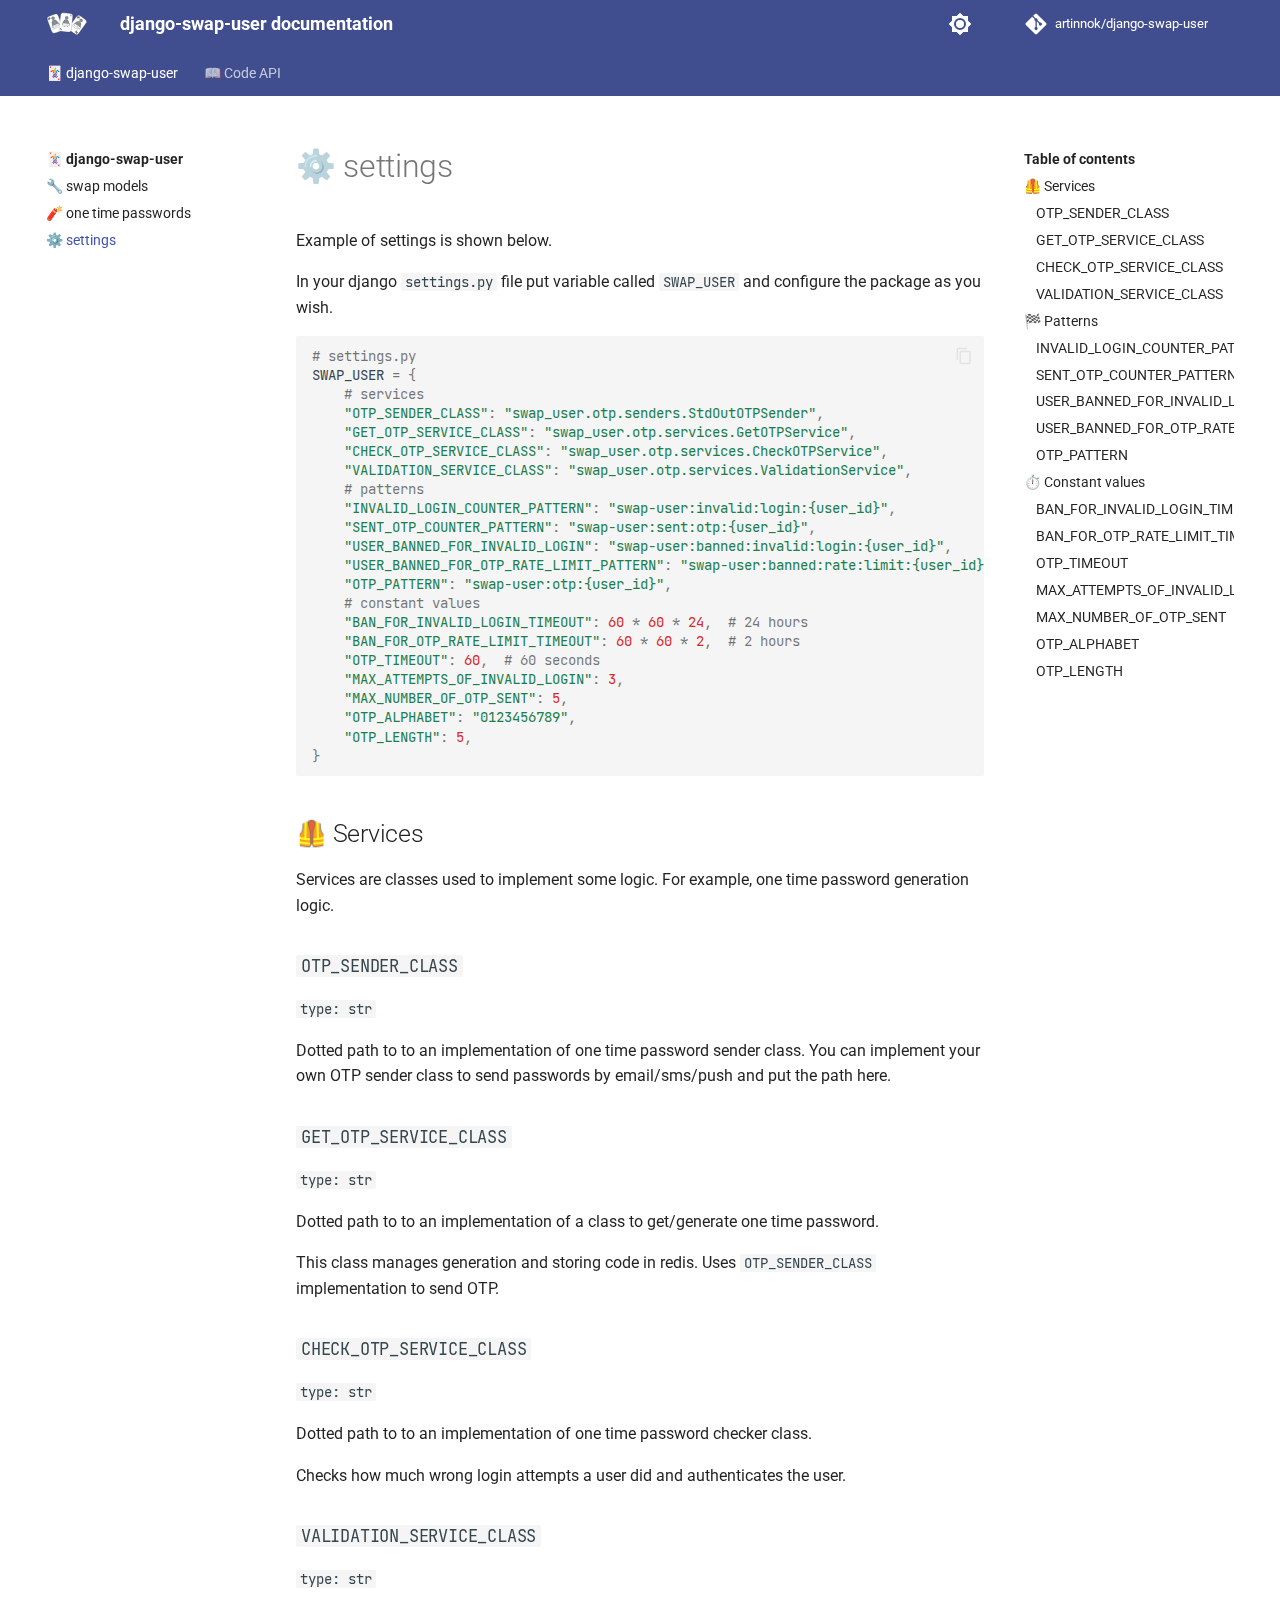
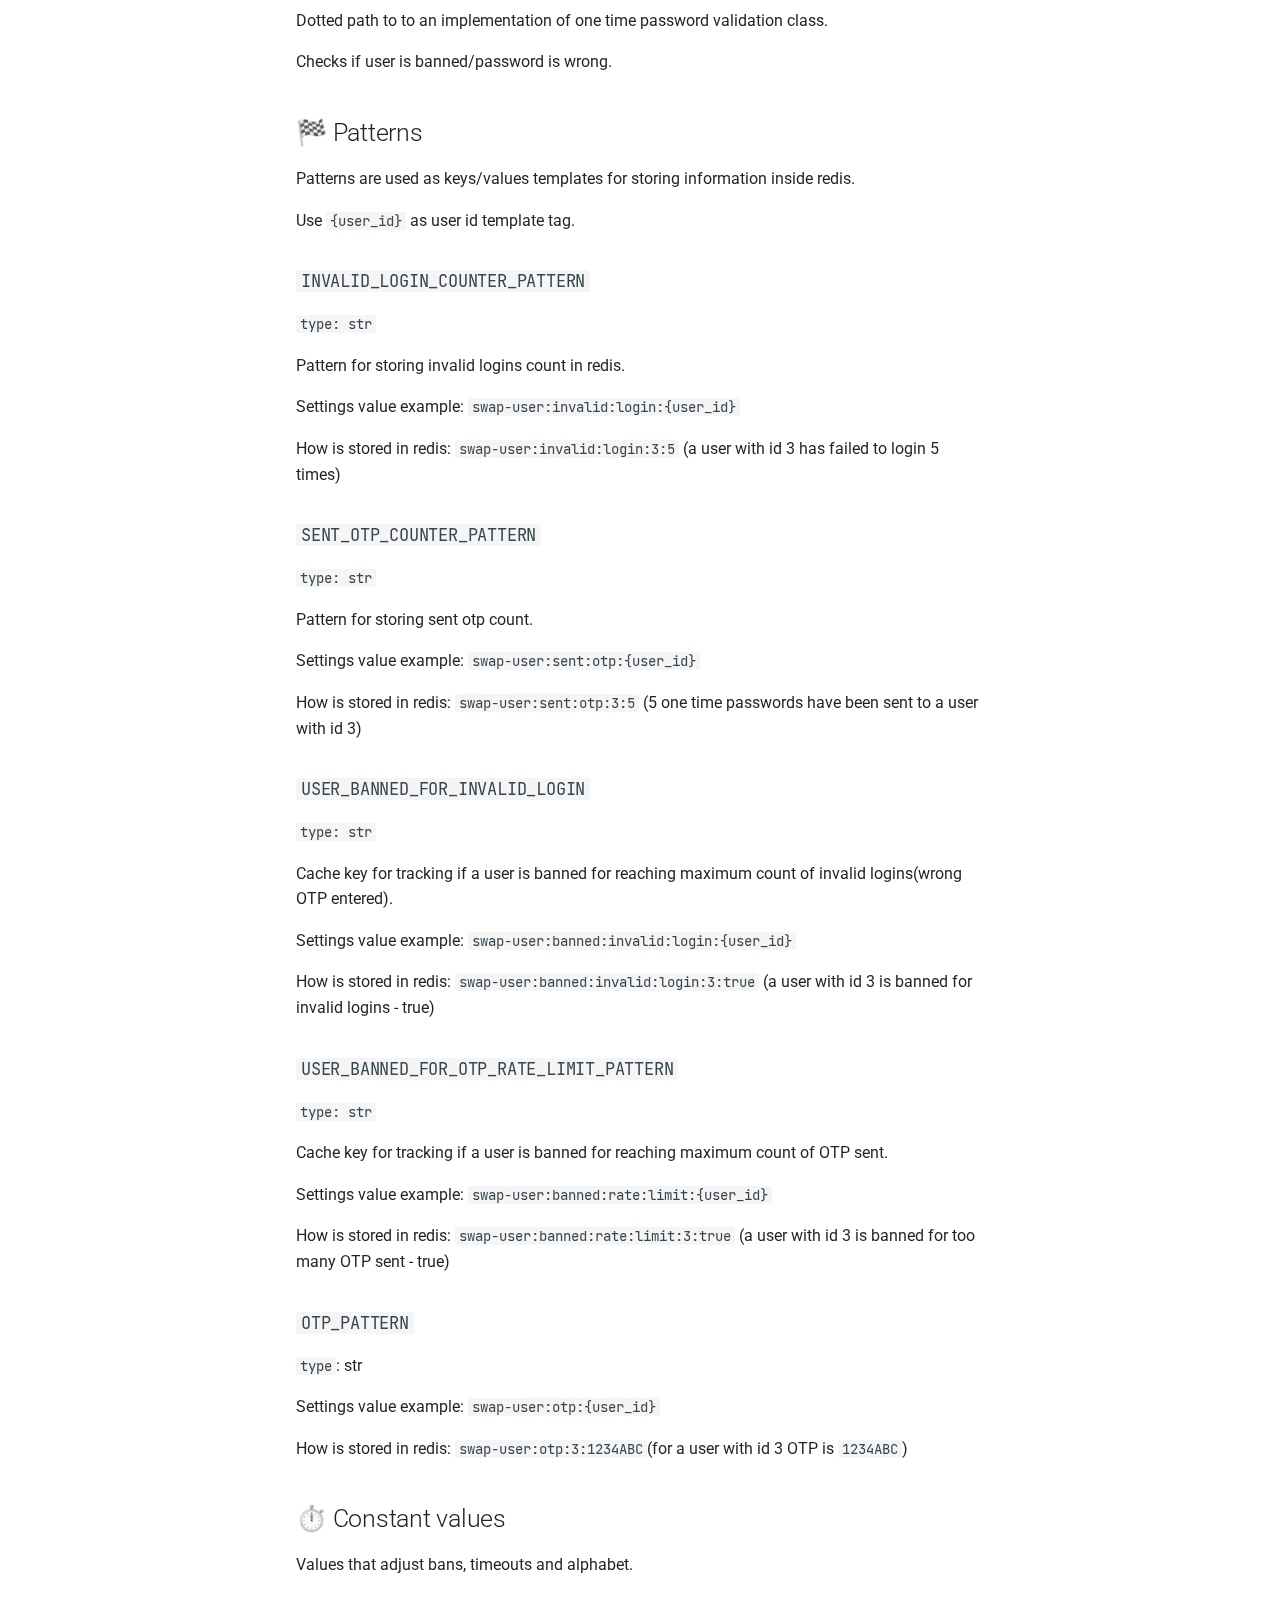
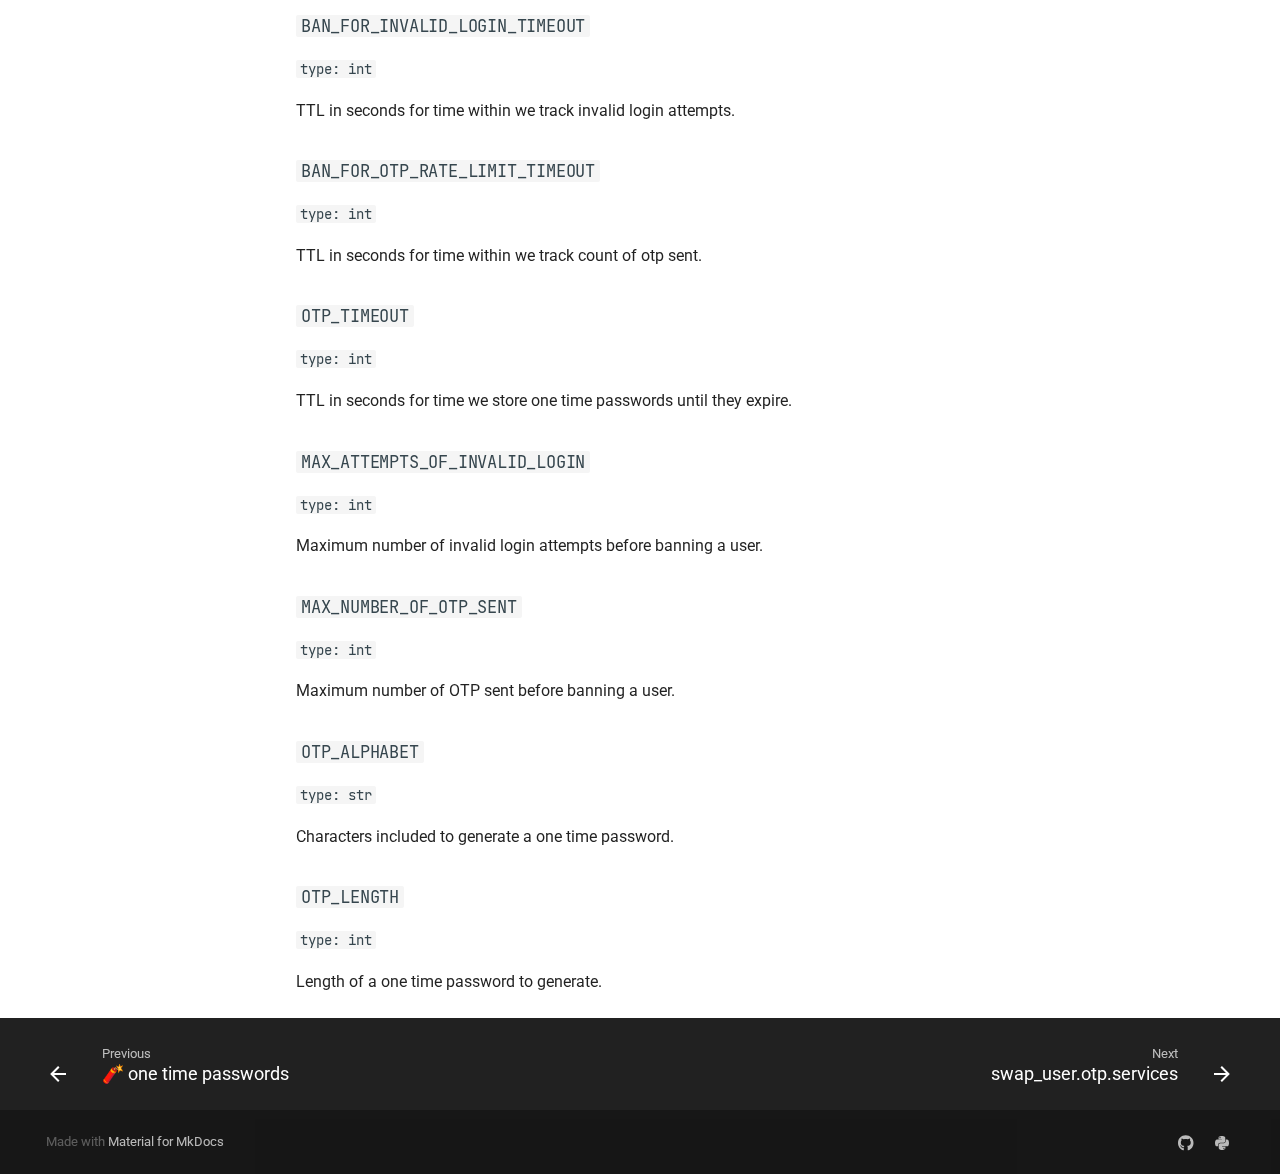
<file: settings/index.html>
<!doctype html>
<html lang="en" class="no-js">
  <head>
    
      <meta charset="utf-8">
      <meta name="viewport" content="width=device-width,initial-scale=1">
      
      
      
      <link rel="icon" href="../assets/images/favicon.png">
      <meta name="generator" content="mkdocs-1.3.0, mkdocs-material-8.3.4">
    
    
      
        <title>⚙️ settings - django-swap-user documentation</title>
      
    
    
      <link rel="stylesheet" href="../assets/stylesheets/main.4a0965b7.min.css">
      
        
        <link rel="stylesheet" href="../assets/stylesheets/palette.cbb835fc.min.css">
        
      
      
    
    
    
      
        
        
        <link rel="preconnect" href="https://fonts.gstatic.com" crossorigin>
        <link rel="stylesheet" href="https://fonts.googleapis.com/css?family=Roboto:300,300i,400,400i,700,700i%7CRoboto+Mono:400,400i,700,700i&display=fallback">
        <style>:root{--md-text-font:"Roboto";--md-code-font:"Roboto Mono"}</style>
      
    
    
      <link rel="stylesheet" href="../assets/_mkdocstrings.css">
    
      <link rel="stylesheet" href="../stylesheets/extra.css">
    
      <link rel="stylesheet" href="../stylesheets/termynal.css">
    
      <link rel="stylesheet" href="../stylesheets/custom.css">
    
    <script>__md_scope=new URL("..",location),__md_get=(e,_=localStorage,t=__md_scope)=>JSON.parse(_.getItem(t.pathname+"."+e)),__md_set=(e,_,t=localStorage,a=__md_scope)=>{try{t.setItem(a.pathname+"."+e,JSON.stringify(_))}catch(e){}}</script>
    
      

    
    
  </head>
  
  
    
    
      
    
    
    
    
    <body dir="ltr" data-md-color-scheme="special" data-md-color-primary="" data-md-color-accent="">
  
    
    
      <script>var palette=__md_get("__palette");if(palette&&"object"==typeof palette.color)for(var key of Object.keys(palette.color))document.body.setAttribute("data-md-color-"+key,palette.color[key])</script>
    
    <input class="md-toggle" data-md-toggle="drawer" type="checkbox" id="__drawer" autocomplete="off">
    <input class="md-toggle" data-md-toggle="search" type="checkbox" id="__search" autocomplete="off">
    <label class="md-overlay" for="__drawer"></label>
    <div data-md-component="skip">
      
        
        <a href="#services" class="md-skip">
          Skip to content
        </a>
      
    </div>
    <div data-md-component="announce">
      
    </div>
    
    
      

<header class="md-header" data-md-component="header">
  <nav class="md-header__inner md-grid" aria-label="Header">
    <a href=".." title="django-swap-user documentation" class="md-header__button md-logo" aria-label="django-swap-user documentation" data-md-component="logo">
      
  <img src="../media/images/django-swap-user-logo.svg" alt="logo">

    </a>
    <label class="md-header__button md-icon" for="__drawer">
      <svg xmlns="http://www.w3.org/2000/svg" viewBox="0 0 24 24"><path d="M3 6h18v2H3V6m0 5h18v2H3v-2m0 5h18v2H3v-2Z"/></svg>
    </label>
    <div class="md-header__title" data-md-component="header-title">
      <div class="md-header__ellipsis">
        <div class="md-header__topic">
          <span class="md-ellipsis">
            django-swap-user documentation
          </span>
        </div>
        <div class="md-header__topic" data-md-component="header-topic">
          <span class="md-ellipsis">
            
              ⚙️ settings
            
          </span>
        </div>
      </div>
    </div>
    
      <form class="md-header__option" data-md-component="palette">
        
          
          
          <input class="md-option" data-md-color-media="(prefers-color-scheme: light)" data-md-color-scheme="special" data-md-color-primary="" data-md-color-accent=""  aria-label="Switch to dark mode"  type="radio" name="__palette" id="__palette_1">
          
            <label class="md-header__button md-icon" title="Switch to dark mode" for="__palette_2" hidden>
              <svg xmlns="http://www.w3.org/2000/svg" viewBox="0 0 24 24"><path d="M12 8a4 4 0 0 0-4 4 4 4 0 0 0 4 4 4 4 0 0 0 4-4 4 4 0 0 0-4-4m0 10a6 6 0 0 1-6-6 6 6 0 0 1 6-6 6 6 0 0 1 6 6 6 6 0 0 1-6 6m8-9.31V4h-4.69L12 .69 8.69 4H4v4.69L.69 12 4 15.31V20h4.69L12 23.31 15.31 20H20v-4.69L23.31 12 20 8.69Z"/></svg>
            </label>
          
        
          
          
          <input class="md-option" data-md-color-media="(prefers-color-scheme: dark)" data-md-color-scheme="slate" data-md-color-primary="" data-md-color-accent=""  aria-label="Switch to system preference"  type="radio" name="__palette" id="__palette_2">
          
            <label class="md-header__button md-icon" title="Switch to system preference" for="__palette_1" hidden>
              <svg xmlns="http://www.w3.org/2000/svg" viewBox="0 0 24 24"><path d="M12 18c-.89 0-1.74-.2-2.5-.55C11.56 16.5 13 14.42 13 12c0-2.42-1.44-4.5-3.5-5.45C10.26 6.2 11.11 6 12 6a6 6 0 0 1 6 6 6 6 0 0 1-6 6m8-9.31V4h-4.69L12 .69 8.69 4H4v4.69L.69 12 4 15.31V20h4.69L12 23.31 15.31 20H20v-4.69L23.31 12 20 8.69Z"/></svg>
            </label>
          
        
      </form>
    
    
    
    
      <div class="md-header__source">
        <a href="https://github.com/artinnok/django-swap-user" title="Go to repository" class="md-source" data-md-component="source">
  <div class="md-source__icon md-icon">
    
    <svg xmlns="http://www.w3.org/2000/svg" viewBox="0 0 448 512"><!--! Font Awesome Free 6.1.1 by @fontawesome - https://fontawesome.com License - https://fontawesome.com/license/free (Icons: CC BY 4.0, Fonts: SIL OFL 1.1, Code: MIT License) Copyright 2022 Fonticons, Inc.--><path d="M439.55 236.05 244 40.45a28.87 28.87 0 0 0-40.81 0l-40.66 40.63 51.52 51.52c27.06-9.14 52.68 16.77 43.39 43.68l49.66 49.66c34.23-11.8 61.18 31 35.47 56.69-26.49 26.49-70.21-2.87-56-37.34L240.22 199v121.85c25.3 12.54 22.26 41.85 9.08 55a34.34 34.34 0 0 1-48.55 0c-17.57-17.6-11.07-46.91 11.25-56v-123c-20.8-8.51-24.6-30.74-18.64-45L142.57 101 8.45 235.14a28.86 28.86 0 0 0 0 40.81l195.61 195.6a28.86 28.86 0 0 0 40.8 0l194.69-194.69a28.86 28.86 0 0 0 0-40.81z"/></svg>
  </div>
  <div class="md-source__repository">
    artinnok/django-swap-user
  </div>
</a>
      </div>
    
  </nav>
  
</header>
    
    <div class="md-container" data-md-component="container">
      
      
        
          
            
<nav class="md-tabs" aria-label="Tabs" data-md-component="tabs">
  <div class="md-tabs__inner md-grid">
    <ul class="md-tabs__list">
      
        
  
  
    
  


  
  
  
    <li class="md-tabs__item">
      <a href=".." class="md-tabs__link md-tabs__link--active">
        🃏 django-swap-user
      </a>
    </li>
  

      
        
  
  


  
  
  
    <li class="md-tabs__item">
      <a href="../code_api/otp_services/" class="md-tabs__link">
        📖 Code API
      </a>
    </li>
  

      
    </ul>
  </div>
</nav>
          
        
      
      <main class="md-main" data-md-component="main">
        <div class="md-main__inner md-grid">
          
            
              
              <div class="md-sidebar md-sidebar--primary" data-md-component="sidebar" data-md-type="navigation" >
                <div class="md-sidebar__scrollwrap">
                  <div class="md-sidebar__inner">
                    

  


<nav class="md-nav md-nav--primary md-nav--lifted" aria-label="Navigation" data-md-level="0">
  <label class="md-nav__title" for="__drawer">
    <a href=".." title="django-swap-user documentation" class="md-nav__button md-logo" aria-label="django-swap-user documentation" data-md-component="logo">
      
  <img src="../media/images/django-swap-user-logo.svg" alt="logo">

    </a>
    django-swap-user documentation
  </label>
  
    <div class="md-nav__source">
      <a href="https://github.com/artinnok/django-swap-user" title="Go to repository" class="md-source" data-md-component="source">
  <div class="md-source__icon md-icon">
    
    <svg xmlns="http://www.w3.org/2000/svg" viewBox="0 0 448 512"><!--! Font Awesome Free 6.1.1 by @fontawesome - https://fontawesome.com License - https://fontawesome.com/license/free (Icons: CC BY 4.0, Fonts: SIL OFL 1.1, Code: MIT License) Copyright 2022 Fonticons, Inc.--><path d="M439.55 236.05 244 40.45a28.87 28.87 0 0 0-40.81 0l-40.66 40.63 51.52 51.52c27.06-9.14 52.68 16.77 43.39 43.68l49.66 49.66c34.23-11.8 61.18 31 35.47 56.69-26.49 26.49-70.21-2.87-56-37.34L240.22 199v121.85c25.3 12.54 22.26 41.85 9.08 55a34.34 34.34 0 0 1-48.55 0c-17.57-17.6-11.07-46.91 11.25-56v-123c-20.8-8.51-24.6-30.74-18.64-45L142.57 101 8.45 235.14a28.86 28.86 0 0 0 0 40.81l195.61 195.6a28.86 28.86 0 0 0 40.8 0l194.69-194.69a28.86 28.86 0 0 0 0-40.81z"/></svg>
  </div>
  <div class="md-source__repository">
    artinnok/django-swap-user
  </div>
</a>
    </div>
  
  <ul class="md-nav__list" data-md-scrollfix>
    
      
      
      

  
  
    
  
  
    
    <li class="md-nav__item md-nav__item--active md-nav__item--nested">
      
      
        <input class="md-nav__toggle md-toggle" data-md-toggle="__nav_1" type="checkbox" id="__nav_1" checked>
      
      
      
        
          
            
          
        
          
        
          
        
          
        
      
      
        
        
        <div class="md-nav__link md-nav__link--index ">
          <a href="..">🃏 django-swap-user</a>
          
            <label for="__nav_1">
              <span class="md-nav__icon md-icon"></span>
            </label>
          
        </div>
      
      <nav class="md-nav" aria-label="🃏 django-swap-user" data-md-level="1">
        <label class="md-nav__title" for="__nav_1">
          <span class="md-nav__icon md-icon"></span>
          🃏 django-swap-user
        </label>
        <ul class="md-nav__list" data-md-scrollfix>
          
            
          
            
              
  
  
  
    <li class="md-nav__item">
      <a href="../swap_models/" class="md-nav__link">
        🔧 swap models
      </a>
    </li>
  

            
          
            
              
  
  
  
    <li class="md-nav__item">
      <a href="../otp_models/" class="md-nav__link">
        🧨 one time passwords
      </a>
    </li>
  

            
          
            
              
  
  
    
  
  
    <li class="md-nav__item md-nav__item--active">
      
      <input class="md-nav__toggle md-toggle" data-md-toggle="toc" type="checkbox" id="__toc">
      
      
      
        <label class="md-nav__link md-nav__link--active" for="__toc">
          ⚙️ settings
          <span class="md-nav__icon md-icon"></span>
        </label>
      
      <a href="./" class="md-nav__link md-nav__link--active">
        ⚙️ settings
      </a>
      
        

<nav class="md-nav md-nav--secondary" aria-label="Table of contents">
  
  
  
  
    <label class="md-nav__title" for="__toc">
      <span class="md-nav__icon md-icon"></span>
      Table of contents
    </label>
    <ul class="md-nav__list" data-md-component="toc" data-md-scrollfix>
      
        <li class="md-nav__item">
  <a href="#services" class="md-nav__link">
    🦺 Services
  </a>
  
    <nav class="md-nav" aria-label="🦺 Services">
      <ul class="md-nav__list">
        
          <li class="md-nav__item">
  <a href="#otp_sender_class" class="md-nav__link">
    OTP_SENDER_CLASS
  </a>
  
</li>
        
          <li class="md-nav__item">
  <a href="#get_otp_service_class" class="md-nav__link">
    GET_OTP_SERVICE_CLASS
  </a>
  
</li>
        
          <li class="md-nav__item">
  <a href="#check_otp_service_class" class="md-nav__link">
    CHECK_OTP_SERVICE_CLASS
  </a>
  
</li>
        
          <li class="md-nav__item">
  <a href="#validation_service_class" class="md-nav__link">
    VALIDATION_SERVICE_CLASS
  </a>
  
</li>
        
      </ul>
    </nav>
  
</li>
      
        <li class="md-nav__item">
  <a href="#patterns" class="md-nav__link">
    🏁 Patterns
  </a>
  
    <nav class="md-nav" aria-label="🏁 Patterns">
      <ul class="md-nav__list">
        
          <li class="md-nav__item">
  <a href="#invalid_login_counter_pattern" class="md-nav__link">
    INVALID_LOGIN_COUNTER_PATTERN
  </a>
  
</li>
        
          <li class="md-nav__item">
  <a href="#sent_otp_counter_pattern" class="md-nav__link">
    SENT_OTP_COUNTER_PATTERN
  </a>
  
</li>
        
          <li class="md-nav__item">
  <a href="#user_banned_for_invalid_login" class="md-nav__link">
    USER_BANNED_FOR_INVALID_LOGIN
  </a>
  
</li>
        
          <li class="md-nav__item">
  <a href="#user_banned_for_otp_rate_limit_pattern" class="md-nav__link">
    USER_BANNED_FOR_OTP_RATE_LIMIT_PATTERN
  </a>
  
</li>
        
          <li class="md-nav__item">
  <a href="#otp_pattern" class="md-nav__link">
    OTP_PATTERN
  </a>
  
</li>
        
      </ul>
    </nav>
  
</li>
      
        <li class="md-nav__item">
  <a href="#constant-values" class="md-nav__link">
    ⏱️ Constant values
  </a>
  
    <nav class="md-nav" aria-label="⏱️ Constant values">
      <ul class="md-nav__list">
        
          <li class="md-nav__item">
  <a href="#ban_for_invalid_login_timeout" class="md-nav__link">
    BAN_FOR_INVALID_LOGIN_TIMEOUT
  </a>
  
</li>
        
          <li class="md-nav__item">
  <a href="#ban_for_otp_rate_limit_timeout" class="md-nav__link">
    BAN_FOR_OTP_RATE_LIMIT_TIMEOUT
  </a>
  
</li>
        
          <li class="md-nav__item">
  <a href="#otp_timeout" class="md-nav__link">
    OTP_TIMEOUT
  </a>
  
</li>
        
          <li class="md-nav__item">
  <a href="#max_attempts_of_invalid_login" class="md-nav__link">
    MAX_ATTEMPTS_OF_INVALID_LOGIN
  </a>
  
</li>
        
          <li class="md-nav__item">
  <a href="#max_number_of_otp_sent" class="md-nav__link">
    MAX_NUMBER_OF_OTP_SENT
  </a>
  
</li>
        
          <li class="md-nav__item">
  <a href="#otp_alphabet" class="md-nav__link">
    OTP_ALPHABET
  </a>
  
</li>
        
          <li class="md-nav__item">
  <a href="#otp_length" class="md-nav__link">
    OTP_LENGTH
  </a>
  
</li>
        
      </ul>
    </nav>
  
</li>
      
    </ul>
  
</nav>
      
    </li>
  

            
          
        </ul>
      </nav>
    </li>
  

    
      
      
      

  
  
  
    
    <li class="md-nav__item md-nav__item--nested">
      
      
        <input class="md-nav__toggle md-toggle" data-md-toggle="__nav_2" type="checkbox" id="__nav_2" >
      
      
      
        
          
        
          
        
          
        
          
        
      
      
        <label class="md-nav__link" for="__nav_2">
          📖 Code API
          <span class="md-nav__icon md-icon"></span>
        </label>
      
      <nav class="md-nav" aria-label="📖 Code API" data-md-level="1">
        <label class="md-nav__title" for="__nav_2">
          <span class="md-nav__icon md-icon"></span>
          📖 Code API
        </label>
        <ul class="md-nav__list" data-md-scrollfix>
          
            
              
  
  
  
    <li class="md-nav__item">
      <a href="../code_api/otp_services/" class="md-nav__link">
        swap_user.otp.services
      </a>
    </li>
  

            
          
            
              
  
  
  
    <li class="md-nav__item">
      <a href="../code_api/otp_senders/" class="md-nav__link">
        swap_user.otp.senders
      </a>
    </li>
  

            
          
            
              
  
  
  
    <li class="md-nav__item">
      <a href="../code_api/otp_forms/" class="md-nav__link">
        swap_user.otp.forms
      </a>
    </li>
  

            
          
            
              
  
  
  
    <li class="md-nav__item">
      <a href="../code_api/otp_views/" class="md-nav__link">
        swap_user.otp.views
      </a>
    </li>
  

            
          
        </ul>
      </nav>
    </li>
  

    
  </ul>
</nav>
                  </div>
                </div>
              </div>
            
            
              
              <div class="md-sidebar md-sidebar--secondary" data-md-component="sidebar" data-md-type="toc" >
                <div class="md-sidebar__scrollwrap">
                  <div class="md-sidebar__inner">
                    

<nav class="md-nav md-nav--secondary" aria-label="Table of contents">
  
  
  
  
    <label class="md-nav__title" for="__toc">
      <span class="md-nav__icon md-icon"></span>
      Table of contents
    </label>
    <ul class="md-nav__list" data-md-component="toc" data-md-scrollfix>
      
        <li class="md-nav__item">
  <a href="#services" class="md-nav__link">
    🦺 Services
  </a>
  
    <nav class="md-nav" aria-label="🦺 Services">
      <ul class="md-nav__list">
        
          <li class="md-nav__item">
  <a href="#otp_sender_class" class="md-nav__link">
    OTP_SENDER_CLASS
  </a>
  
</li>
        
          <li class="md-nav__item">
  <a href="#get_otp_service_class" class="md-nav__link">
    GET_OTP_SERVICE_CLASS
  </a>
  
</li>
        
          <li class="md-nav__item">
  <a href="#check_otp_service_class" class="md-nav__link">
    CHECK_OTP_SERVICE_CLASS
  </a>
  
</li>
        
          <li class="md-nav__item">
  <a href="#validation_service_class" class="md-nav__link">
    VALIDATION_SERVICE_CLASS
  </a>
  
</li>
        
      </ul>
    </nav>
  
</li>
      
        <li class="md-nav__item">
  <a href="#patterns" class="md-nav__link">
    🏁 Patterns
  </a>
  
    <nav class="md-nav" aria-label="🏁 Patterns">
      <ul class="md-nav__list">
        
          <li class="md-nav__item">
  <a href="#invalid_login_counter_pattern" class="md-nav__link">
    INVALID_LOGIN_COUNTER_PATTERN
  </a>
  
</li>
        
          <li class="md-nav__item">
  <a href="#sent_otp_counter_pattern" class="md-nav__link">
    SENT_OTP_COUNTER_PATTERN
  </a>
  
</li>
        
          <li class="md-nav__item">
  <a href="#user_banned_for_invalid_login" class="md-nav__link">
    USER_BANNED_FOR_INVALID_LOGIN
  </a>
  
</li>
        
          <li class="md-nav__item">
  <a href="#user_banned_for_otp_rate_limit_pattern" class="md-nav__link">
    USER_BANNED_FOR_OTP_RATE_LIMIT_PATTERN
  </a>
  
</li>
        
          <li class="md-nav__item">
  <a href="#otp_pattern" class="md-nav__link">
    OTP_PATTERN
  </a>
  
</li>
        
      </ul>
    </nav>
  
</li>
      
        <li class="md-nav__item">
  <a href="#constant-values" class="md-nav__link">
    ⏱️ Constant values
  </a>
  
    <nav class="md-nav" aria-label="⏱️ Constant values">
      <ul class="md-nav__list">
        
          <li class="md-nav__item">
  <a href="#ban_for_invalid_login_timeout" class="md-nav__link">
    BAN_FOR_INVALID_LOGIN_TIMEOUT
  </a>
  
</li>
        
          <li class="md-nav__item">
  <a href="#ban_for_otp_rate_limit_timeout" class="md-nav__link">
    BAN_FOR_OTP_RATE_LIMIT_TIMEOUT
  </a>
  
</li>
        
          <li class="md-nav__item">
  <a href="#otp_timeout" class="md-nav__link">
    OTP_TIMEOUT
  </a>
  
</li>
        
          <li class="md-nav__item">
  <a href="#max_attempts_of_invalid_login" class="md-nav__link">
    MAX_ATTEMPTS_OF_INVALID_LOGIN
  </a>
  
</li>
        
          <li class="md-nav__item">
  <a href="#max_number_of_otp_sent" class="md-nav__link">
    MAX_NUMBER_OF_OTP_SENT
  </a>
  
</li>
        
          <li class="md-nav__item">
  <a href="#otp_alphabet" class="md-nav__link">
    OTP_ALPHABET
  </a>
  
</li>
        
          <li class="md-nav__item">
  <a href="#otp_length" class="md-nav__link">
    OTP_LENGTH
  </a>
  
</li>
        
      </ul>
    </nav>
  
</li>
      
    </ul>
  
</nav>
                  </div>
                </div>
              </div>
            
          
          <div class="md-content" data-md-component="content">
            <article class="md-content__inner md-typeset">
              
                


  <h1>⚙️ settings</h1>

<p>Example of settings is shown below.</p>
<p>In your django <code>settings.py</code> file put variable called <code>SWAP_USER</code> and configure the package as you wish.
<div class="highlight"><pre><span></span><code><a id="__codelineno-0-1" name="__codelineno-0-1" href="#__codelineno-0-1"></a><span class="c1"># settings.py</span>
<a id="__codelineno-0-2" name="__codelineno-0-2" href="#__codelineno-0-2"></a><span class="n">SWAP_USER</span> <span class="o">=</span> <span class="p">{</span>
<a id="__codelineno-0-3" name="__codelineno-0-3" href="#__codelineno-0-3"></a>    <span class="c1"># services</span>
<a id="__codelineno-0-4" name="__codelineno-0-4" href="#__codelineno-0-4"></a>    <span class="s2">&quot;OTP_SENDER_CLASS&quot;</span><span class="p">:</span> <span class="s2">&quot;swap_user.otp.senders.StdOutOTPSender&quot;</span><span class="p">,</span>
<a id="__codelineno-0-5" name="__codelineno-0-5" href="#__codelineno-0-5"></a>    <span class="s2">&quot;GET_OTP_SERVICE_CLASS&quot;</span><span class="p">:</span> <span class="s2">&quot;swap_user.otp.services.GetOTPService&quot;</span><span class="p">,</span>
<a id="__codelineno-0-6" name="__codelineno-0-6" href="#__codelineno-0-6"></a>    <span class="s2">&quot;CHECK_OTP_SERVICE_CLASS&quot;</span><span class="p">:</span> <span class="s2">&quot;swap_user.otp.services.CheckOTPService&quot;</span><span class="p">,</span>
<a id="__codelineno-0-7" name="__codelineno-0-7" href="#__codelineno-0-7"></a>    <span class="s2">&quot;VALIDATION_SERVICE_CLASS&quot;</span><span class="p">:</span> <span class="s2">&quot;swap_user.otp.services.ValidationService&quot;</span><span class="p">,</span>
<a id="__codelineno-0-8" name="__codelineno-0-8" href="#__codelineno-0-8"></a>    <span class="c1"># patterns</span>
<a id="__codelineno-0-9" name="__codelineno-0-9" href="#__codelineno-0-9"></a>    <span class="s2">&quot;INVALID_LOGIN_COUNTER_PATTERN&quot;</span><span class="p">:</span> <span class="s2">&quot;swap-user:invalid:login:</span><span class="si">{user_id}</span><span class="s2">&quot;</span><span class="p">,</span>
<a id="__codelineno-0-10" name="__codelineno-0-10" href="#__codelineno-0-10"></a>    <span class="s2">&quot;SENT_OTP_COUNTER_PATTERN&quot;</span><span class="p">:</span> <span class="s2">&quot;swap-user:sent:otp:</span><span class="si">{user_id}</span><span class="s2">&quot;</span><span class="p">,</span>
<a id="__codelineno-0-11" name="__codelineno-0-11" href="#__codelineno-0-11"></a>    <span class="s2">&quot;USER_BANNED_FOR_INVALID_LOGIN&quot;</span><span class="p">:</span> <span class="s2">&quot;swap-user:banned:invalid:login:</span><span class="si">{user_id}</span><span class="s2">&quot;</span><span class="p">,</span>
<a id="__codelineno-0-12" name="__codelineno-0-12" href="#__codelineno-0-12"></a>    <span class="s2">&quot;USER_BANNED_FOR_OTP_RATE_LIMIT_PATTERN&quot;</span><span class="p">:</span> <span class="s2">&quot;swap-user:banned:rate:limit:</span><span class="si">{user_id}</span><span class="s2">&quot;</span><span class="p">,</span>
<a id="__codelineno-0-13" name="__codelineno-0-13" href="#__codelineno-0-13"></a>    <span class="s2">&quot;OTP_PATTERN&quot;</span><span class="p">:</span> <span class="s2">&quot;swap-user:otp:</span><span class="si">{user_id}</span><span class="s2">&quot;</span><span class="p">,</span>
<a id="__codelineno-0-14" name="__codelineno-0-14" href="#__codelineno-0-14"></a>    <span class="c1"># constant values</span>
<a id="__codelineno-0-15" name="__codelineno-0-15" href="#__codelineno-0-15"></a>    <span class="s2">&quot;BAN_FOR_INVALID_LOGIN_TIMEOUT&quot;</span><span class="p">:</span> <span class="mi">60</span> <span class="o">*</span> <span class="mi">60</span> <span class="o">*</span> <span class="mi">24</span><span class="p">,</span>  <span class="c1"># 24 hours</span>
<a id="__codelineno-0-16" name="__codelineno-0-16" href="#__codelineno-0-16"></a>    <span class="s2">&quot;BAN_FOR_OTP_RATE_LIMIT_TIMEOUT&quot;</span><span class="p">:</span> <span class="mi">60</span> <span class="o">*</span> <span class="mi">60</span> <span class="o">*</span> <span class="mi">2</span><span class="p">,</span>  <span class="c1"># 2 hours</span>
<a id="__codelineno-0-17" name="__codelineno-0-17" href="#__codelineno-0-17"></a>    <span class="s2">&quot;OTP_TIMEOUT&quot;</span><span class="p">:</span> <span class="mi">60</span><span class="p">,</span>  <span class="c1"># 60 seconds</span>
<a id="__codelineno-0-18" name="__codelineno-0-18" href="#__codelineno-0-18"></a>    <span class="s2">&quot;MAX_ATTEMPTS_OF_INVALID_LOGIN&quot;</span><span class="p">:</span> <span class="mi">3</span><span class="p">,</span>
<a id="__codelineno-0-19" name="__codelineno-0-19" href="#__codelineno-0-19"></a>    <span class="s2">&quot;MAX_NUMBER_OF_OTP_SENT&quot;</span><span class="p">:</span> <span class="mi">5</span><span class="p">,</span>
<a id="__codelineno-0-20" name="__codelineno-0-20" href="#__codelineno-0-20"></a>    <span class="s2">&quot;OTP_ALPHABET&quot;</span><span class="p">:</span> <span class="s2">&quot;0123456789&quot;</span><span class="p">,</span>
<a id="__codelineno-0-21" name="__codelineno-0-21" href="#__codelineno-0-21"></a>    <span class="s2">&quot;OTP_LENGTH&quot;</span><span class="p">:</span> <span class="mi">5</span><span class="p">,</span>
<a id="__codelineno-0-22" name="__codelineno-0-22" href="#__codelineno-0-22"></a><span class="p">}</span>
</code></pre></div></p>
<h2 id="services">🦺 Services<a class="headerlink" href="#services" title="Permanent link">&para;</a></h2>
<p>Services are classes used to implement some logic.
For example, one time password generation logic.</p>
<h3 id="otp_sender_class"><code>OTP_SENDER_CLASS</code><a class="headerlink" href="#otp_sender_class" title="Permanent link">&para;</a></h3>
<p><code>type: str</code></p>
<p>Dotted path to to an implementation of one time password sender class.
You can implement your own OTP sender class to send passwords by email/sms/push and put the path here.</p>
<h3 id="get_otp_service_class"><code>GET_OTP_SERVICE_CLASS</code><a class="headerlink" href="#get_otp_service_class" title="Permanent link">&para;</a></h3>
<p><code>type: str</code></p>
<p>Dotted path to to an implementation of a class to get/generate one time password.</p>
<p>This  class manages generation and storing code in redis. Uses <code>OTP_SENDER_CLASS</code> implementation to send  OTP.</p>
<h3 id="check_otp_service_class"><code>CHECK_OTP_SERVICE_CLASS</code><a class="headerlink" href="#check_otp_service_class" title="Permanent link">&para;</a></h3>
<p><code>type: str</code></p>
<p>Dotted path to to an implementation of one time password checker class.</p>
<p>Checks how much wrong login attempts a user did and authenticates the user.</p>
<h3 id="validation_service_class"><code>VALIDATION_SERVICE_CLASS</code><a class="headerlink" href="#validation_service_class" title="Permanent link">&para;</a></h3>
<p><code>type: str</code></p>
<p>Dotted path to to an implementation of one time password validation class.</p>
<p>Checks if user is banned/password is wrong.</p>
<h2 id="patterns">🏁 Patterns<a class="headerlink" href="#patterns" title="Permanent link">&para;</a></h2>
<p>Patterns are used as keys/values templates for storing information inside redis.</p>
<p>Use <code>{user_id}</code> as user id template tag.</p>
<h3 id="invalid_login_counter_pattern"><code>INVALID_LOGIN_COUNTER_PATTERN</code><a class="headerlink" href="#invalid_login_counter_pattern" title="Permanent link">&para;</a></h3>
<p><code>type: str</code></p>
<p>Pattern for storing invalid logins count in redis.</p>
<p>Settings value example: <code>swap-user:invalid:login:{user_id}</code></p>
<p>How is stored in redis: <code>swap-user:invalid:login:3:5</code> (a user with id 3 has failed to login 5 times)</p>
<h3 id="sent_otp_counter_pattern"><code>SENT_OTP_COUNTER_PATTERN</code><a class="headerlink" href="#sent_otp_counter_pattern" title="Permanent link">&para;</a></h3>
<p><code>type: str</code></p>
<p>Pattern for storing sent otp count.</p>
<p>Settings value example: <code>swap-user:sent:otp:{user_id}</code></p>
<p>How is stored in redis: <code>swap-user:sent:otp:3:5</code> (5 one time passwords have been sent to a user with id 3)</p>
<h3 id="user_banned_for_invalid_login"><code>USER_BANNED_FOR_INVALID_LOGIN</code><a class="headerlink" href="#user_banned_for_invalid_login" title="Permanent link">&para;</a></h3>
<p><code>type: str</code></p>
<p>Cache key for tracking if a user is banned for reaching maximum count of invalid logins(wrong OTP entered).</p>
<p>Settings value example: <code>swap-user:banned:invalid:login:{user_id}</code></p>
<p>How is stored in redis: <code>swap-user:banned:invalid:login:3:true</code> (a user with id 3 is banned for invalid logins - true)</p>
<h3 id="user_banned_for_otp_rate_limit_pattern"><code>USER_BANNED_FOR_OTP_RATE_LIMIT_PATTERN</code><a class="headerlink" href="#user_banned_for_otp_rate_limit_pattern" title="Permanent link">&para;</a></h3>
<p><code>type: str</code></p>
<p>Cache key for tracking if a user is banned for reaching maximum count of OTP sent.</p>
<p>Settings value example: <code>swap-user:banned:rate:limit:{user_id}</code></p>
<p>How is stored in redis: <code>swap-user:banned:rate:limit:3:true</code> (a user with id 3 is banned for too many OTP sent - true)</p>
<h3 id="otp_pattern"><code>OTP_PATTERN</code><a class="headerlink" href="#otp_pattern" title="Permanent link">&para;</a></h3>
<p><code>type</code>: str</p>
<p>Settings value example: <code>swap-user:otp:{user_id}</code></p>
<p>How is stored in redis: <code>swap-user:otp:3:1234ABC</code>(for a user with id 3 OTP is <code>1234ABC</code>)</p>
<h2 id="constant-values">⏱️ Constant values<a class="headerlink" href="#constant-values" title="Permanent link">&para;</a></h2>
<p>Values that adjust bans, timeouts and alphabet.</p>
<h3 id="ban_for_invalid_login_timeout"><code>BAN_FOR_INVALID_LOGIN_TIMEOUT</code><a class="headerlink" href="#ban_for_invalid_login_timeout" title="Permanent link">&para;</a></h3>
<p><code>type: int</code></p>
<p>TTL in seconds for time within we track invalid login attempts.</p>
<h3 id="ban_for_otp_rate_limit_timeout"><code>BAN_FOR_OTP_RATE_LIMIT_TIMEOUT</code><a class="headerlink" href="#ban_for_otp_rate_limit_timeout" title="Permanent link">&para;</a></h3>
<p><code>type: int</code></p>
<p>TTL in seconds for time within we track count of otp sent.</p>
<h3 id="otp_timeout"><code>OTP_TIMEOUT</code><a class="headerlink" href="#otp_timeout" title="Permanent link">&para;</a></h3>
<p><code>type: int</code></p>
<p>TTL in seconds for time we store one time passwords until they expire.</p>
<h3 id="max_attempts_of_invalid_login"><code>MAX_ATTEMPTS_OF_INVALID_LOGIN</code><a class="headerlink" href="#max_attempts_of_invalid_login" title="Permanent link">&para;</a></h3>
<p><code>type: int</code></p>
<p>Maximum number of invalid login attempts before banning a user.</p>
<h3 id="max_number_of_otp_sent"><code>MAX_NUMBER_OF_OTP_SENT</code><a class="headerlink" href="#max_number_of_otp_sent" title="Permanent link">&para;</a></h3>
<p><code>type: int</code></p>
<p>Maximum number of OTP sent before banning a user.</p>
<h3 id="otp_alphabet"><code>OTP_ALPHABET</code><a class="headerlink" href="#otp_alphabet" title="Permanent link">&para;</a></h3>
<p><code>type: str</code></p>
<p>Characters included to generate a one time password.</p>
<h3 id="otp_length"><code>OTP_LENGTH</code><a class="headerlink" href="#otp_length" title="Permanent link">&para;</a></h3>
<p><code>type: int</code></p>
<p>Length of a one time password to generate.</p>

              
            </article>
            
          </div>
        </div>
        
          <a href="#" class="md-top md-icon" data-md-component="top" hidden>
            <svg xmlns="http://www.w3.org/2000/svg" viewBox="0 0 24 24"><path d="M13 20h-2V8l-5.5 5.5-1.42-1.42L12 4.16l7.92 7.92-1.42 1.42L13 8v12Z"/></svg>
            Back to top
          </a>
        
      </main>
      
        <footer class="md-footer">
  
    
    <nav class="md-footer__inner md-grid" aria-label="Footer" >
      
        
        <a href="../otp_models/" class="md-footer__link md-footer__link--prev" aria-label="Previous: 🧨 one time passwords" rel="prev">
          <div class="md-footer__button md-icon">
            <svg xmlns="http://www.w3.org/2000/svg" viewBox="0 0 24 24"><path d="M20 11v2H8l5.5 5.5-1.42 1.42L4.16 12l7.92-7.92L13.5 5.5 8 11h12Z"/></svg>
          </div>
          <div class="md-footer__title">
            <div class="md-ellipsis">
              <span class="md-footer__direction">
                Previous
              </span>
              🧨 one time passwords
            </div>
          </div>
        </a>
      
      
        
        <a href="../code_api/otp_services/" class="md-footer__link md-footer__link--next" aria-label="Next: swap_user.otp.services" rel="next">
          <div class="md-footer__title">
            <div class="md-ellipsis">
              <span class="md-footer__direction">
                Next
              </span>
              swap_user.otp.services
            </div>
          </div>
          <div class="md-footer__button md-icon">
            <svg xmlns="http://www.w3.org/2000/svg" viewBox="0 0 24 24"><path d="M4 11v2h12l-5.5 5.5 1.42 1.42L19.84 12l-7.92-7.92L10.5 5.5 16 11H4Z"/></svg>
          </div>
        </a>
      
    </nav>
  
  <div class="md-footer-meta md-typeset">
    <div class="md-footer-meta__inner md-grid">
      <div class="md-copyright">
  
  
    Made with
    <a href="https://squidfunk.github.io/mkdocs-material/" target="_blank" rel="noopener">
      Material for MkDocs
    </a>
  
</div>
      
        <div class="md-social">
  
    
    
      
      
    
    <a href="https://github.com/artinnok/django-swap-user" target="_blank" rel="noopener" title="github.com" class="md-social__link">
      <svg xmlns="http://www.w3.org/2000/svg" viewBox="0 0 496 512"><!--! Font Awesome Free 6.1.1 by @fontawesome - https://fontawesome.com License - https://fontawesome.com/license/free (Icons: CC BY 4.0, Fonts: SIL OFL 1.1, Code: MIT License) Copyright 2022 Fonticons, Inc.--><path d="M165.9 397.4c0 2-2.3 3.6-5.2 3.6-3.3.3-5.6-1.3-5.6-3.6 0-2 2.3-3.6 5.2-3.6 3-.3 5.6 1.3 5.6 3.6zm-31.1-4.5c-.7 2 1.3 4.3 4.3 4.9 2.6 1 5.6 0 6.2-2s-1.3-4.3-4.3-5.2c-2.6-.7-5.5.3-6.2 2.3zm44.2-1.7c-2.9.7-4.9 2.6-4.6 4.9.3 2 2.9 3.3 5.9 2.6 2.9-.7 4.9-2.6 4.6-4.6-.3-1.9-3-3.2-5.9-2.9zM244.8 8C106.1 8 0 113.3 0 252c0 110.9 69.8 205.8 169.5 239.2 12.8 2.3 17.3-5.6 17.3-12.1 0-6.2-.3-40.4-.3-61.4 0 0-70 15-84.7-29.8 0 0-11.4-29.1-27.8-36.6 0 0-22.9-15.7 1.6-15.4 0 0 24.9 2 38.6 25.8 21.9 38.6 58.6 27.5 72.9 20.9 2.3-16 8.8-27.1 16-33.7-55.9-6.2-112.3-14.3-112.3-110.5 0-27.5 7.6-41.3 23.6-58.9-2.6-6.5-11.1-33.3 2.6-67.9 20.9-6.5 69 27 69 27 20-5.6 41.5-8.5 62.8-8.5s42.8 2.9 62.8 8.5c0 0 48.1-33.6 69-27 13.7 34.7 5.2 61.4 2.6 67.9 16 17.7 25.8 31.5 25.8 58.9 0 96.5-58.9 104.2-114.8 110.5 9.2 7.9 17 22.9 17 46.4 0 33.7-.3 75.4-.3 83.6 0 6.5 4.6 14.4 17.3 12.1C428.2 457.8 496 362.9 496 252 496 113.3 383.5 8 244.8 8zM97.2 352.9c-1.3 1-1 3.3.7 5.2 1.6 1.6 3.9 2.3 5.2 1 1.3-1 1-3.3-.7-5.2-1.6-1.6-3.9-2.3-5.2-1zm-10.8-8.1c-.7 1.3.3 2.9 2.3 3.9 1.6 1 3.6.7 4.3-.7.7-1.3-.3-2.9-2.3-3.9-2-.6-3.6-.3-4.3.7zm32.4 35.6c-1.6 1.3-1 4.3 1.3 6.2 2.3 2.3 5.2 2.6 6.5 1 1.3-1.3.7-4.3-1.3-6.2-2.2-2.3-5.2-2.6-6.5-1zm-11.4-14.7c-1.6 1-1.6 3.6 0 5.9 1.6 2.3 4.3 3.3 5.6 2.3 1.6-1.3 1.6-3.9 0-6.2-1.4-2.3-4-3.3-5.6-2z"/></svg>
    </a>
  
    
    
      
      
    
    <a href="https://pypi.org/project/django-swap-user/" target="_blank" rel="noopener" title="pypi.org" class="md-social__link">
      <svg xmlns="http://www.w3.org/2000/svg" viewBox="0 0 448 512"><!--! Font Awesome Free 6.1.1 by @fontawesome - https://fontawesome.com License - https://fontawesome.com/license/free (Icons: CC BY 4.0, Fonts: SIL OFL 1.1, Code: MIT License) Copyright 2022 Fonticons, Inc.--><path d="M439.8 200.5c-7.7-30.9-22.3-54.2-53.4-54.2h-40.1v47.4c0 36.8-31.2 67.8-66.8 67.8H172.7c-29.2 0-53.4 25-53.4 54.3v101.8c0 29 25.2 46 53.4 54.3 33.8 9.9 66.3 11.7 106.8 0 26.9-7.8 53.4-23.5 53.4-54.3v-40.7H226.2v-13.6h160.2c31.1 0 42.6-21.7 53.4-54.2 11.2-33.5 10.7-65.7 0-108.6zM286.2 404c11.1 0 20.1 9.1 20.1 20.3 0 11.3-9 20.4-20.1 20.4-11 0-20.1-9.2-20.1-20.4.1-11.3 9.1-20.3 20.1-20.3zM167.8 248.1h106.8c29.7 0 53.4-24.5 53.4-54.3V91.9c0-29-24.4-50.7-53.4-55.6-35.8-5.9-74.7-5.6-106.8.1-45.2 8-53.4 24.7-53.4 55.6v40.7h106.9v13.6h-147c-31.1 0-58.3 18.7-66.8 54.2-9.8 40.7-10.2 66.1 0 108.6 7.6 31.6 25.7 54.2 56.8 54.2H101v-48.8c0-35.3 30.5-66.4 66.8-66.4zm-6.7-142.6c-11.1 0-20.1-9.1-20.1-20.3.1-11.3 9-20.4 20.1-20.4 11 0 20.1 9.2 20.1 20.4s-9 20.3-20.1 20.3z"/></svg>
    </a>
  
</div>
      
    </div>
  </div>
</footer>
      
    </div>
    <div class="md-dialog" data-md-component="dialog">
      <div class="md-dialog__inner md-typeset"></div>
    </div>
    <script id="__config" type="application/json">{"base": "..", "features": ["content.code.annotate", "content.tooltips", "navigation.indexes", "navigation.sections", "navigation.tabs", "navigation.top", "navigation.tracking", "search.highlight", "search.share", "search.suggest", "toc.follow"], "search": "../assets/javascripts/workers/search.85cb4492.min.js", "translations": {"clipboard.copied": "Copied to clipboard", "clipboard.copy": "Copy to clipboard", "search.config.lang": "en", "search.config.pipeline": "trimmer, stopWordFilter", "search.config.separator": "[\\s\\-]+", "search.placeholder": "Search", "search.result.more.one": "1 more on this page", "search.result.more.other": "# more on this page", "search.result.none": "No matching documents", "search.result.one": "1 matching document", "search.result.other": "# matching documents", "search.result.placeholder": "Type to start searching", "search.result.term.missing": "Missing", "select.version.title": "Select version"}}</script>
    
    
      <script src="../assets/javascripts/bundle.f758a944.min.js"></script>
      
        <script src="../javascript/termynal.js"></script>
      
        <script src="../javascript/custom.js"></script>
      
    
  </body>
</html>
</file>
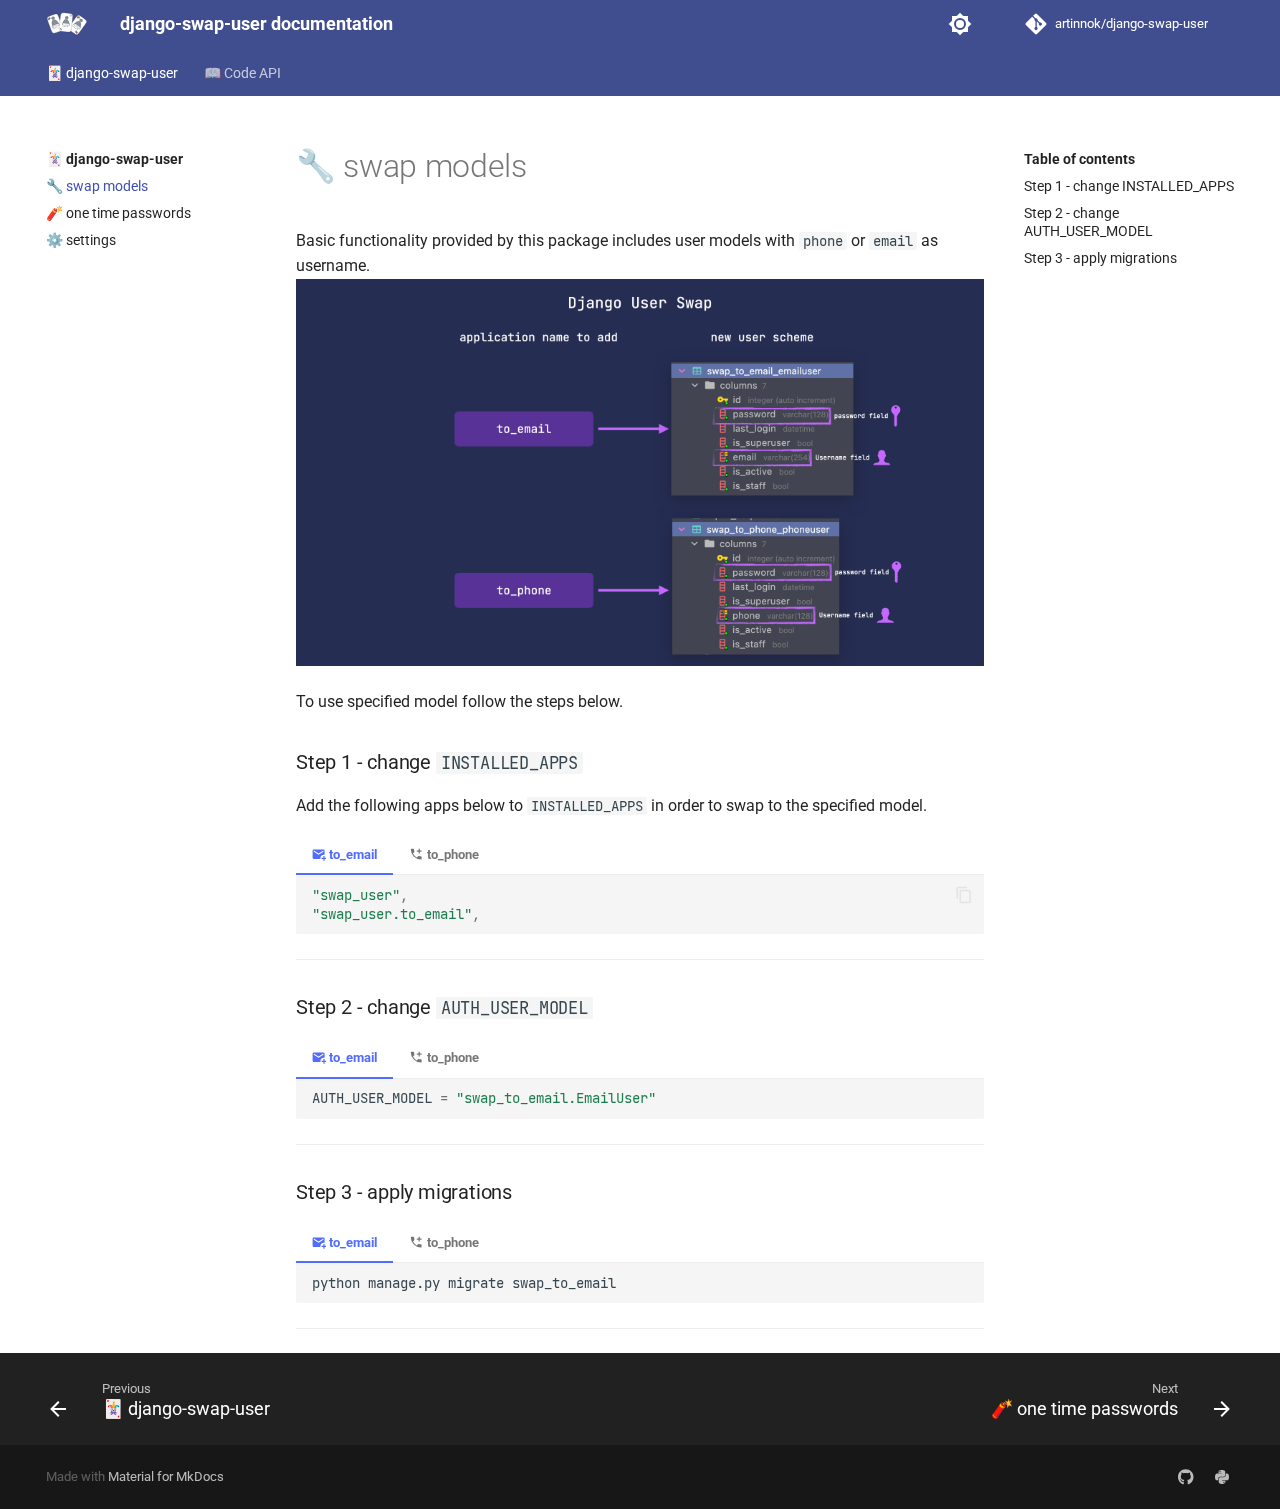
<file: swap_models/index.html>
<!doctype html>
<html lang="en" class="no-js">
  <head>
    
      <meta charset="utf-8">
      <meta name="viewport" content="width=device-width,initial-scale=1">
      
      
      
      <link rel="icon" href="../assets/images/favicon.png">
      <meta name="generator" content="mkdocs-1.3.0, mkdocs-material-8.3.4">
    
    
      
        <title>🔧 swap models - django-swap-user documentation</title>
      
    
    
      <link rel="stylesheet" href="../assets/stylesheets/main.4a0965b7.min.css">
      
        
        <link rel="stylesheet" href="../assets/stylesheets/palette.cbb835fc.min.css">
        
      
      
    
    
    
      
        
        
        <link rel="preconnect" href="https://fonts.gstatic.com" crossorigin>
        <link rel="stylesheet" href="https://fonts.googleapis.com/css?family=Roboto:300,300i,400,400i,700,700i%7CRoboto+Mono:400,400i,700,700i&display=fallback">
        <style>:root{--md-text-font:"Roboto";--md-code-font:"Roboto Mono"}</style>
      
    
    
      <link rel="stylesheet" href="../assets/_mkdocstrings.css">
    
      <link rel="stylesheet" href="../stylesheets/extra.css">
    
      <link rel="stylesheet" href="../stylesheets/termynal.css">
    
      <link rel="stylesheet" href="../stylesheets/custom.css">
    
    <script>__md_scope=new URL("..",location),__md_get=(e,_=localStorage,t=__md_scope)=>JSON.parse(_.getItem(t.pathname+"."+e)),__md_set=(e,_,t=localStorage,a=__md_scope)=>{try{t.setItem(a.pathname+"."+e,JSON.stringify(_))}catch(e){}}</script>
    
      

    
    
  </head>
  
  
    
    
      
    
    
    
    
    <body dir="ltr" data-md-color-scheme="special" data-md-color-primary="" data-md-color-accent="">
  
    
    
      <script>var palette=__md_get("__palette");if(palette&&"object"==typeof palette.color)for(var key of Object.keys(palette.color))document.body.setAttribute("data-md-color-"+key,palette.color[key])</script>
    
    <input class="md-toggle" data-md-toggle="drawer" type="checkbox" id="__drawer" autocomplete="off">
    <input class="md-toggle" data-md-toggle="search" type="checkbox" id="__search" autocomplete="off">
    <label class="md-overlay" for="__drawer"></label>
    <div data-md-component="skip">
      
        
        <a href="#step-1-change-installed_apps" class="md-skip">
          Skip to content
        </a>
      
    </div>
    <div data-md-component="announce">
      
    </div>
    
    
      

<header class="md-header" data-md-component="header">
  <nav class="md-header__inner md-grid" aria-label="Header">
    <a href=".." title="django-swap-user documentation" class="md-header__button md-logo" aria-label="django-swap-user documentation" data-md-component="logo">
      
  <img src="../media/images/django-swap-user-logo.svg" alt="logo">

    </a>
    <label class="md-header__button md-icon" for="__drawer">
      <svg xmlns="http://www.w3.org/2000/svg" viewBox="0 0 24 24"><path d="M3 6h18v2H3V6m0 5h18v2H3v-2m0 5h18v2H3v-2Z"/></svg>
    </label>
    <div class="md-header__title" data-md-component="header-title">
      <div class="md-header__ellipsis">
        <div class="md-header__topic">
          <span class="md-ellipsis">
            django-swap-user documentation
          </span>
        </div>
        <div class="md-header__topic" data-md-component="header-topic">
          <span class="md-ellipsis">
            
              🔧 swap models
            
          </span>
        </div>
      </div>
    </div>
    
      <form class="md-header__option" data-md-component="palette">
        
          
          
          <input class="md-option" data-md-color-media="(prefers-color-scheme: light)" data-md-color-scheme="special" data-md-color-primary="" data-md-color-accent=""  aria-label="Switch to dark mode"  type="radio" name="__palette" id="__palette_1">
          
            <label class="md-header__button md-icon" title="Switch to dark mode" for="__palette_2" hidden>
              <svg xmlns="http://www.w3.org/2000/svg" viewBox="0 0 24 24"><path d="M12 8a4 4 0 0 0-4 4 4 4 0 0 0 4 4 4 4 0 0 0 4-4 4 4 0 0 0-4-4m0 10a6 6 0 0 1-6-6 6 6 0 0 1 6-6 6 6 0 0 1 6 6 6 6 0 0 1-6 6m8-9.31V4h-4.69L12 .69 8.69 4H4v4.69L.69 12 4 15.31V20h4.69L12 23.31 15.31 20H20v-4.69L23.31 12 20 8.69Z"/></svg>
            </label>
          
        
          
          
          <input class="md-option" data-md-color-media="(prefers-color-scheme: dark)" data-md-color-scheme="slate" data-md-color-primary="" data-md-color-accent=""  aria-label="Switch to system preference"  type="radio" name="__palette" id="__palette_2">
          
            <label class="md-header__button md-icon" title="Switch to system preference" for="__palette_1" hidden>
              <svg xmlns="http://www.w3.org/2000/svg" viewBox="0 0 24 24"><path d="M12 18c-.89 0-1.74-.2-2.5-.55C11.56 16.5 13 14.42 13 12c0-2.42-1.44-4.5-3.5-5.45C10.26 6.2 11.11 6 12 6a6 6 0 0 1 6 6 6 6 0 0 1-6 6m8-9.31V4h-4.69L12 .69 8.69 4H4v4.69L.69 12 4 15.31V20h4.69L12 23.31 15.31 20H20v-4.69L23.31 12 20 8.69Z"/></svg>
            </label>
          
        
      </form>
    
    
    
    
      <div class="md-header__source">
        <a href="https://github.com/artinnok/django-swap-user" title="Go to repository" class="md-source" data-md-component="source">
  <div class="md-source__icon md-icon">
    
    <svg xmlns="http://www.w3.org/2000/svg" viewBox="0 0 448 512"><!--! Font Awesome Free 6.1.1 by @fontawesome - https://fontawesome.com License - https://fontawesome.com/license/free (Icons: CC BY 4.0, Fonts: SIL OFL 1.1, Code: MIT License) Copyright 2022 Fonticons, Inc.--><path d="M439.55 236.05 244 40.45a28.87 28.87 0 0 0-40.81 0l-40.66 40.63 51.52 51.52c27.06-9.14 52.68 16.77 43.39 43.68l49.66 49.66c34.23-11.8 61.18 31 35.47 56.69-26.49 26.49-70.21-2.87-56-37.34L240.22 199v121.85c25.3 12.54 22.26 41.85 9.08 55a34.34 34.34 0 0 1-48.55 0c-17.57-17.6-11.07-46.91 11.25-56v-123c-20.8-8.51-24.6-30.74-18.64-45L142.57 101 8.45 235.14a28.86 28.86 0 0 0 0 40.81l195.61 195.6a28.86 28.86 0 0 0 40.8 0l194.69-194.69a28.86 28.86 0 0 0 0-40.81z"/></svg>
  </div>
  <div class="md-source__repository">
    artinnok/django-swap-user
  </div>
</a>
      </div>
    
  </nav>
  
</header>
    
    <div class="md-container" data-md-component="container">
      
      
        
          
            
<nav class="md-tabs" aria-label="Tabs" data-md-component="tabs">
  <div class="md-tabs__inner md-grid">
    <ul class="md-tabs__list">
      
        
  
  
    
  


  
  
  
    <li class="md-tabs__item">
      <a href=".." class="md-tabs__link md-tabs__link--active">
        🃏 django-swap-user
      </a>
    </li>
  

      
        
  
  


  
  
  
    <li class="md-tabs__item">
      <a href="../code_api/otp_services/" class="md-tabs__link">
        📖 Code API
      </a>
    </li>
  

      
    </ul>
  </div>
</nav>
          
        
      
      <main class="md-main" data-md-component="main">
        <div class="md-main__inner md-grid">
          
            
              
              <div class="md-sidebar md-sidebar--primary" data-md-component="sidebar" data-md-type="navigation" >
                <div class="md-sidebar__scrollwrap">
                  <div class="md-sidebar__inner">
                    

  


<nav class="md-nav md-nav--primary md-nav--lifted" aria-label="Navigation" data-md-level="0">
  <label class="md-nav__title" for="__drawer">
    <a href=".." title="django-swap-user documentation" class="md-nav__button md-logo" aria-label="django-swap-user documentation" data-md-component="logo">
      
  <img src="../media/images/django-swap-user-logo.svg" alt="logo">

    </a>
    django-swap-user documentation
  </label>
  
    <div class="md-nav__source">
      <a href="https://github.com/artinnok/django-swap-user" title="Go to repository" class="md-source" data-md-component="source">
  <div class="md-source__icon md-icon">
    
    <svg xmlns="http://www.w3.org/2000/svg" viewBox="0 0 448 512"><!--! Font Awesome Free 6.1.1 by @fontawesome - https://fontawesome.com License - https://fontawesome.com/license/free (Icons: CC BY 4.0, Fonts: SIL OFL 1.1, Code: MIT License) Copyright 2022 Fonticons, Inc.--><path d="M439.55 236.05 244 40.45a28.87 28.87 0 0 0-40.81 0l-40.66 40.63 51.52 51.52c27.06-9.14 52.68 16.77 43.39 43.68l49.66 49.66c34.23-11.8 61.18 31 35.47 56.69-26.49 26.49-70.21-2.87-56-37.34L240.22 199v121.85c25.3 12.54 22.26 41.85 9.08 55a34.34 34.34 0 0 1-48.55 0c-17.57-17.6-11.07-46.91 11.25-56v-123c-20.8-8.51-24.6-30.74-18.64-45L142.57 101 8.45 235.14a28.86 28.86 0 0 0 0 40.81l195.61 195.6a28.86 28.86 0 0 0 40.8 0l194.69-194.69a28.86 28.86 0 0 0 0-40.81z"/></svg>
  </div>
  <div class="md-source__repository">
    artinnok/django-swap-user
  </div>
</a>
    </div>
  
  <ul class="md-nav__list" data-md-scrollfix>
    
      
      
      

  
  
    
  
  
    
    <li class="md-nav__item md-nav__item--active md-nav__item--nested">
      
      
        <input class="md-nav__toggle md-toggle" data-md-toggle="__nav_1" type="checkbox" id="__nav_1" checked>
      
      
      
        
          
            
          
        
          
        
          
        
          
        
      
      
        
        
        <div class="md-nav__link md-nav__link--index ">
          <a href="..">🃏 django-swap-user</a>
          
            <label for="__nav_1">
              <span class="md-nav__icon md-icon"></span>
            </label>
          
        </div>
      
      <nav class="md-nav" aria-label="🃏 django-swap-user" data-md-level="1">
        <label class="md-nav__title" for="__nav_1">
          <span class="md-nav__icon md-icon"></span>
          🃏 django-swap-user
        </label>
        <ul class="md-nav__list" data-md-scrollfix>
          
            
          
            
              
  
  
    
  
  
    <li class="md-nav__item md-nav__item--active">
      
      <input class="md-nav__toggle md-toggle" data-md-toggle="toc" type="checkbox" id="__toc">
      
      
      
        <label class="md-nav__link md-nav__link--active" for="__toc">
          🔧 swap models
          <span class="md-nav__icon md-icon"></span>
        </label>
      
      <a href="./" class="md-nav__link md-nav__link--active">
        🔧 swap models
      </a>
      
        

<nav class="md-nav md-nav--secondary" aria-label="Table of contents">
  
  
  
  
    <label class="md-nav__title" for="__toc">
      <span class="md-nav__icon md-icon"></span>
      Table of contents
    </label>
    <ul class="md-nav__list" data-md-component="toc" data-md-scrollfix>
      
        <li class="md-nav__item">
  <a href="#step-1-change-installed_apps" class="md-nav__link">
    Step 1 - change INSTALLED_APPS
  </a>
  
</li>
      
        <li class="md-nav__item">
  <a href="#step-2-change-auth_user_model" class="md-nav__link">
    Step 2 - change AUTH_USER_MODEL
  </a>
  
</li>
      
        <li class="md-nav__item">
  <a href="#step-3-apply-migrations" class="md-nav__link">
    Step 3 - apply migrations
  </a>
  
</li>
      
    </ul>
  
</nav>
      
    </li>
  

            
          
            
              
  
  
  
    <li class="md-nav__item">
      <a href="../otp_models/" class="md-nav__link">
        🧨 one time passwords
      </a>
    </li>
  

            
          
            
              
  
  
  
    <li class="md-nav__item">
      <a href="../settings/" class="md-nav__link">
        ⚙️ settings
      </a>
    </li>
  

            
          
        </ul>
      </nav>
    </li>
  

    
      
      
      

  
  
  
    
    <li class="md-nav__item md-nav__item--nested">
      
      
        <input class="md-nav__toggle md-toggle" data-md-toggle="__nav_2" type="checkbox" id="__nav_2" >
      
      
      
        
          
        
          
        
          
        
          
        
      
      
        <label class="md-nav__link" for="__nav_2">
          📖 Code API
          <span class="md-nav__icon md-icon"></span>
        </label>
      
      <nav class="md-nav" aria-label="📖 Code API" data-md-level="1">
        <label class="md-nav__title" for="__nav_2">
          <span class="md-nav__icon md-icon"></span>
          📖 Code API
        </label>
        <ul class="md-nav__list" data-md-scrollfix>
          
            
              
  
  
  
    <li class="md-nav__item">
      <a href="../code_api/otp_services/" class="md-nav__link">
        swap_user.otp.services
      </a>
    </li>
  

            
          
            
              
  
  
  
    <li class="md-nav__item">
      <a href="../code_api/otp_senders/" class="md-nav__link">
        swap_user.otp.senders
      </a>
    </li>
  

            
          
            
              
  
  
  
    <li class="md-nav__item">
      <a href="../code_api/otp_forms/" class="md-nav__link">
        swap_user.otp.forms
      </a>
    </li>
  

            
          
            
              
  
  
  
    <li class="md-nav__item">
      <a href="../code_api/otp_views/" class="md-nav__link">
        swap_user.otp.views
      </a>
    </li>
  

            
          
        </ul>
      </nav>
    </li>
  

    
  </ul>
</nav>
                  </div>
                </div>
              </div>
            
            
              
              <div class="md-sidebar md-sidebar--secondary" data-md-component="sidebar" data-md-type="toc" >
                <div class="md-sidebar__scrollwrap">
                  <div class="md-sidebar__inner">
                    

<nav class="md-nav md-nav--secondary" aria-label="Table of contents">
  
  
  
  
    <label class="md-nav__title" for="__toc">
      <span class="md-nav__icon md-icon"></span>
      Table of contents
    </label>
    <ul class="md-nav__list" data-md-component="toc" data-md-scrollfix>
      
        <li class="md-nav__item">
  <a href="#step-1-change-installed_apps" class="md-nav__link">
    Step 1 - change INSTALLED_APPS
  </a>
  
</li>
      
        <li class="md-nav__item">
  <a href="#step-2-change-auth_user_model" class="md-nav__link">
    Step 2 - change AUTH_USER_MODEL
  </a>
  
</li>
      
        <li class="md-nav__item">
  <a href="#step-3-apply-migrations" class="md-nav__link">
    Step 3 - apply migrations
  </a>
  
</li>
      
    </ul>
  
</nav>
                  </div>
                </div>
              </div>
            
          
          <div class="md-content" data-md-component="content">
            <article class="md-content__inner md-typeset">
              
                


  <h1>🔧 swap models</h1>

<p>Basic functionality provided by this package includes user models with <code>phone</code> or <code>email</code> as username.
<img alt="Email and Phone" src="../media/images/django_user_swap_01.jpeg" /></p>
<p>To use specified model follow the steps below.</p>
<h3 id="step-1-change-installed_apps">Step 1 - change <code>INSTALLED_APPS</code><a class="headerlink" href="#step-1-change-installed_apps" title="Permanent link">&para;</a></h3>
<p>Add the following apps below to <code>INSTALLED_APPS</code> in order to swap to the specified model.</p>
<div class="tabbed-set tabbed-alternate" data-tabs="1:2"><input checked="checked" id="__tabbed_1_1" name="__tabbed_1" type="radio" /><input id="__tabbed_1_2" name="__tabbed_1" type="radio" /><div class="tabbed-labels"><label for="__tabbed_1_1"><span class="twemoji"><svg xmlns="http://www.w3.org/2000/svg" viewBox="0 0 24 24"><path d="M3 4c-1.11 0-2 .89-2 2v12a2 2 0 0 0 2 2h11.09c-.06-.33-.09-.66-.09-1a6 6 0 0 1 6-6c.34 0 .67.03 1 .09V6a2 2 0 0 0-2-2H3m0 2 8 5 8-5v2l-8 5-8-5V6m16 9v3h-3v2h3v3h2v-3h3v-2h-3v-3h-2Z"/></svg></span> to_email</label><label for="__tabbed_1_2"><span class="twemoji"><svg xmlns="http://www.w3.org/2000/svg" viewBox="0 0 24 24"><path d="M4 3a1 1 0 0 0-1 1 17 17 0 0 0 17 17 1 1 0 0 0 1-1v-3.5a1 1 0 0 0-1-1c-1.24 0-2.45-.2-3.57-.57-.35-.11-.74-.03-1.02.25l-2.2 2.2a15.149 15.149 0 0 1-6.59-6.59l2.2-2.21c.28-.27.36-.66.25-1.01C8.7 6.45 8.5 5.24 8.5 4a1 1 0 0 0-1-1M16 3v3h-3v2h3v3h2V8h3V6h-3V3"/></svg></span> to_phone</label></div>
<div class="tabbed-content">
<div class="tabbed-block">
<div class="highlight"><pre><span></span><code><a id="__codelineno-0-1" name="__codelineno-0-1" href="#__codelineno-0-1"></a><span class="s2">&quot;swap_user&quot;</span><span class="p">,</span>
<a id="__codelineno-0-2" name="__codelineno-0-2" href="#__codelineno-0-2"></a><span class="s2">&quot;swap_user.to_email&quot;</span><span class="p">,</span>
</code></pre></div>
</div>
<div class="tabbed-block">
<div class="highlight"><pre><span></span><code><a id="__codelineno-1-1" name="__codelineno-1-1" href="#__codelineno-1-1"></a><span class="s2">&quot;swap_user&quot;</span><span class="p">,</span>
<a id="__codelineno-1-2" name="__codelineno-1-2" href="#__codelineno-1-2"></a><span class="s2">&quot;swap_user.to_phone&quot;</span><span class="p">,</span>
</code></pre></div>
</div>
</div>
</div>
<hr />
<h3 id="step-2-change-auth_user_model">Step 2 - change <code>AUTH_USER_MODEL</code><a class="headerlink" href="#step-2-change-auth_user_model" title="Permanent link">&para;</a></h3>
<div class="tabbed-set tabbed-alternate" data-tabs="2:2"><input checked="checked" id="__tabbed_2_1" name="__tabbed_2" type="radio" /><input id="__tabbed_2_2" name="__tabbed_2" type="radio" /><div class="tabbed-labels"><label for="__tabbed_2_1"><span class="twemoji"><svg xmlns="http://www.w3.org/2000/svg" viewBox="0 0 24 24"><path d="M3 4c-1.11 0-2 .89-2 2v12a2 2 0 0 0 2 2h11.09c-.06-.33-.09-.66-.09-1a6 6 0 0 1 6-6c.34 0 .67.03 1 .09V6a2 2 0 0 0-2-2H3m0 2 8 5 8-5v2l-8 5-8-5V6m16 9v3h-3v2h3v3h2v-3h3v-2h-3v-3h-2Z"/></svg></span> to_email</label><label for="__tabbed_2_2"><span class="twemoji"><svg xmlns="http://www.w3.org/2000/svg" viewBox="0 0 24 24"><path d="M4 3a1 1 0 0 0-1 1 17 17 0 0 0 17 17 1 1 0 0 0 1-1v-3.5a1 1 0 0 0-1-1c-1.24 0-2.45-.2-3.57-.57-.35-.11-.74-.03-1.02.25l-2.2 2.2a15.149 15.149 0 0 1-6.59-6.59l2.2-2.21c.28-.27.36-.66.25-1.01C8.7 6.45 8.5 5.24 8.5 4a1 1 0 0 0-1-1M16 3v3h-3v2h3v3h2V8h3V6h-3V3"/></svg></span> to_phone</label></div>
<div class="tabbed-content">
<div class="tabbed-block">
<div class="highlight"><pre><span></span><code><a id="__codelineno-2-1" name="__codelineno-2-1" href="#__codelineno-2-1"></a><span class="n">AUTH_USER_MODEL</span> <span class="o">=</span> <span class="s2">&quot;swap_to_email.EmailUser&quot;</span>
</code></pre></div>
</div>
<div class="tabbed-block">
<div class="highlight"><pre><span></span><code><a id="__codelineno-3-1" name="__codelineno-3-1" href="#__codelineno-3-1"></a><span class="n">AUTH_USER_MODEL</span> <span class="o">=</span> <span class="s2">&quot;swap_to_phone.PhoneUser&quot;</span>
</code></pre></div>
</div>
</div>
</div>
<hr />
<h3 id="step-3-apply-migrations">Step 3 - apply migrations<a class="headerlink" href="#step-3-apply-migrations" title="Permanent link">&para;</a></h3>
<div class="tabbed-set tabbed-alternate" data-tabs="3:2"><input checked="checked" id="__tabbed_3_1" name="__tabbed_3" type="radio" /><input id="__tabbed_3_2" name="__tabbed_3" type="radio" /><div class="tabbed-labels"><label for="__tabbed_3_1"><span class="twemoji"><svg xmlns="http://www.w3.org/2000/svg" viewBox="0 0 24 24"><path d="M3 4c-1.11 0-2 .89-2 2v12a2 2 0 0 0 2 2h11.09c-.06-.33-.09-.66-.09-1a6 6 0 0 1 6-6c.34 0 .67.03 1 .09V6a2 2 0 0 0-2-2H3m0 2 8 5 8-5v2l-8 5-8-5V6m16 9v3h-3v2h3v3h2v-3h3v-2h-3v-3h-2Z"/></svg></span> to_email</label><label for="__tabbed_3_2"><span class="twemoji"><svg xmlns="http://www.w3.org/2000/svg" viewBox="0 0 24 24"><path d="M4 3a1 1 0 0 0-1 1 17 17 0 0 0 17 17 1 1 0 0 0 1-1v-3.5a1 1 0 0 0-1-1c-1.24 0-2.45-.2-3.57-.57-.35-.11-.74-.03-1.02.25l-2.2 2.2a15.149 15.149 0 0 1-6.59-6.59l2.2-2.21c.28-.27.36-.66.25-1.01C8.7 6.45 8.5 5.24 8.5 4a1 1 0 0 0-1-1M16 3v3h-3v2h3v3h2V8h3V6h-3V3"/></svg></span> to_phone</label></div>
<div class="tabbed-content">
<div class="tabbed-block">
<div class="highlight"><pre><span></span><code><a id="__codelineno-4-1" name="__codelineno-4-1" href="#__codelineno-4-1"></a>python manage.py migrate swap_to_email
</code></pre></div>
</div>
<div class="tabbed-block">
<div class="highlight"><pre><span></span><code><a id="__codelineno-5-1" name="__codelineno-5-1" href="#__codelineno-5-1"></a>python manage.py migrate swap_to_phone
</code></pre></div>
</div>
</div>
</div>
<hr />

              
            </article>
            
          </div>
        </div>
        
          <a href="#" class="md-top md-icon" data-md-component="top" hidden>
            <svg xmlns="http://www.w3.org/2000/svg" viewBox="0 0 24 24"><path d="M13 20h-2V8l-5.5 5.5-1.42-1.42L12 4.16l7.92 7.92-1.42 1.42L13 8v12Z"/></svg>
            Back to top
          </a>
        
      </main>
      
        <footer class="md-footer">
  
    
    <nav class="md-footer__inner md-grid" aria-label="Footer" >
      
        
        <a href=".." class="md-footer__link md-footer__link--prev" aria-label="Previous: 🃏 django-swap-user" rel="prev">
          <div class="md-footer__button md-icon">
            <svg xmlns="http://www.w3.org/2000/svg" viewBox="0 0 24 24"><path d="M20 11v2H8l5.5 5.5-1.42 1.42L4.16 12l7.92-7.92L13.5 5.5 8 11h12Z"/></svg>
          </div>
          <div class="md-footer__title">
            <div class="md-ellipsis">
              <span class="md-footer__direction">
                Previous
              </span>
              🃏 django-swap-user
            </div>
          </div>
        </a>
      
      
        
        <a href="../otp_models/" class="md-footer__link md-footer__link--next" aria-label="Next: 🧨 one time passwords" rel="next">
          <div class="md-footer__title">
            <div class="md-ellipsis">
              <span class="md-footer__direction">
                Next
              </span>
              🧨 one time passwords
            </div>
          </div>
          <div class="md-footer__button md-icon">
            <svg xmlns="http://www.w3.org/2000/svg" viewBox="0 0 24 24"><path d="M4 11v2h12l-5.5 5.5 1.42 1.42L19.84 12l-7.92-7.92L10.5 5.5 16 11H4Z"/></svg>
          </div>
        </a>
      
    </nav>
  
  <div class="md-footer-meta md-typeset">
    <div class="md-footer-meta__inner md-grid">
      <div class="md-copyright">
  
  
    Made with
    <a href="https://squidfunk.github.io/mkdocs-material/" target="_blank" rel="noopener">
      Material for MkDocs
    </a>
  
</div>
      
        <div class="md-social">
  
    
    
      
      
    
    <a href="https://github.com/artinnok/django-swap-user" target="_blank" rel="noopener" title="github.com" class="md-social__link">
      <svg xmlns="http://www.w3.org/2000/svg" viewBox="0 0 496 512"><!--! Font Awesome Free 6.1.1 by @fontawesome - https://fontawesome.com License - https://fontawesome.com/license/free (Icons: CC BY 4.0, Fonts: SIL OFL 1.1, Code: MIT License) Copyright 2022 Fonticons, Inc.--><path d="M165.9 397.4c0 2-2.3 3.6-5.2 3.6-3.3.3-5.6-1.3-5.6-3.6 0-2 2.3-3.6 5.2-3.6 3-.3 5.6 1.3 5.6 3.6zm-31.1-4.5c-.7 2 1.3 4.3 4.3 4.9 2.6 1 5.6 0 6.2-2s-1.3-4.3-4.3-5.2c-2.6-.7-5.5.3-6.2 2.3zm44.2-1.7c-2.9.7-4.9 2.6-4.6 4.9.3 2 2.9 3.3 5.9 2.6 2.9-.7 4.9-2.6 4.6-4.6-.3-1.9-3-3.2-5.9-2.9zM244.8 8C106.1 8 0 113.3 0 252c0 110.9 69.8 205.8 169.5 239.2 12.8 2.3 17.3-5.6 17.3-12.1 0-6.2-.3-40.4-.3-61.4 0 0-70 15-84.7-29.8 0 0-11.4-29.1-27.8-36.6 0 0-22.9-15.7 1.6-15.4 0 0 24.9 2 38.6 25.8 21.9 38.6 58.6 27.5 72.9 20.9 2.3-16 8.8-27.1 16-33.7-55.9-6.2-112.3-14.3-112.3-110.5 0-27.5 7.6-41.3 23.6-58.9-2.6-6.5-11.1-33.3 2.6-67.9 20.9-6.5 69 27 69 27 20-5.6 41.5-8.5 62.8-8.5s42.8 2.9 62.8 8.5c0 0 48.1-33.6 69-27 13.7 34.7 5.2 61.4 2.6 67.9 16 17.7 25.8 31.5 25.8 58.9 0 96.5-58.9 104.2-114.8 110.5 9.2 7.9 17 22.9 17 46.4 0 33.7-.3 75.4-.3 83.6 0 6.5 4.6 14.4 17.3 12.1C428.2 457.8 496 362.9 496 252 496 113.3 383.5 8 244.8 8zM97.2 352.9c-1.3 1-1 3.3.7 5.2 1.6 1.6 3.9 2.3 5.2 1 1.3-1 1-3.3-.7-5.2-1.6-1.6-3.9-2.3-5.2-1zm-10.8-8.1c-.7 1.3.3 2.9 2.3 3.9 1.6 1 3.6.7 4.3-.7.7-1.3-.3-2.9-2.3-3.9-2-.6-3.6-.3-4.3.7zm32.4 35.6c-1.6 1.3-1 4.3 1.3 6.2 2.3 2.3 5.2 2.6 6.5 1 1.3-1.3.7-4.3-1.3-6.2-2.2-2.3-5.2-2.6-6.5-1zm-11.4-14.7c-1.6 1-1.6 3.6 0 5.9 1.6 2.3 4.3 3.3 5.6 2.3 1.6-1.3 1.6-3.9 0-6.2-1.4-2.3-4-3.3-5.6-2z"/></svg>
    </a>
  
    
    
      
      
    
    <a href="https://pypi.org/project/django-swap-user/" target="_blank" rel="noopener" title="pypi.org" class="md-social__link">
      <svg xmlns="http://www.w3.org/2000/svg" viewBox="0 0 448 512"><!--! Font Awesome Free 6.1.1 by @fontawesome - https://fontawesome.com License - https://fontawesome.com/license/free (Icons: CC BY 4.0, Fonts: SIL OFL 1.1, Code: MIT License) Copyright 2022 Fonticons, Inc.--><path d="M439.8 200.5c-7.7-30.9-22.3-54.2-53.4-54.2h-40.1v47.4c0 36.8-31.2 67.8-66.8 67.8H172.7c-29.2 0-53.4 25-53.4 54.3v101.8c0 29 25.2 46 53.4 54.3 33.8 9.9 66.3 11.7 106.8 0 26.9-7.8 53.4-23.5 53.4-54.3v-40.7H226.2v-13.6h160.2c31.1 0 42.6-21.7 53.4-54.2 11.2-33.5 10.7-65.7 0-108.6zM286.2 404c11.1 0 20.1 9.1 20.1 20.3 0 11.3-9 20.4-20.1 20.4-11 0-20.1-9.2-20.1-20.4.1-11.3 9.1-20.3 20.1-20.3zM167.8 248.1h106.8c29.7 0 53.4-24.5 53.4-54.3V91.9c0-29-24.4-50.7-53.4-55.6-35.8-5.9-74.7-5.6-106.8.1-45.2 8-53.4 24.7-53.4 55.6v40.7h106.9v13.6h-147c-31.1 0-58.3 18.7-66.8 54.2-9.8 40.7-10.2 66.1 0 108.6 7.6 31.6 25.7 54.2 56.8 54.2H101v-48.8c0-35.3 30.5-66.4 66.8-66.4zm-6.7-142.6c-11.1 0-20.1-9.1-20.1-20.3.1-11.3 9-20.4 20.1-20.4 11 0 20.1 9.2 20.1 20.4s-9 20.3-20.1 20.3z"/></svg>
    </a>
  
</div>
      
    </div>
  </div>
</footer>
      
    </div>
    <div class="md-dialog" data-md-component="dialog">
      <div class="md-dialog__inner md-typeset"></div>
    </div>
    <script id="__config" type="application/json">{"base": "..", "features": ["content.code.annotate", "content.tooltips", "navigation.indexes", "navigation.sections", "navigation.tabs", "navigation.top", "navigation.tracking", "search.highlight", "search.share", "search.suggest", "toc.follow"], "search": "../assets/javascripts/workers/search.85cb4492.min.js", "translations": {"clipboard.copied": "Copied to clipboard", "clipboard.copy": "Copy to clipboard", "search.config.lang": "en", "search.config.pipeline": "trimmer, stopWordFilter", "search.config.separator": "[\\s\\-]+", "search.placeholder": "Search", "search.result.more.one": "1 more on this page", "search.result.more.other": "# more on this page", "search.result.none": "No matching documents", "search.result.one": "1 matching document", "search.result.other": "# matching documents", "search.result.placeholder": "Type to start searching", "search.result.term.missing": "Missing", "select.version.title": "Select version"}}</script>
    
    
      <script src="../assets/javascripts/bundle.f758a944.min.js"></script>
      
        <script src="../javascript/termynal.js"></script>
      
        <script src="../javascript/custom.js"></script>
      
    
  </body>
</html>
</file>
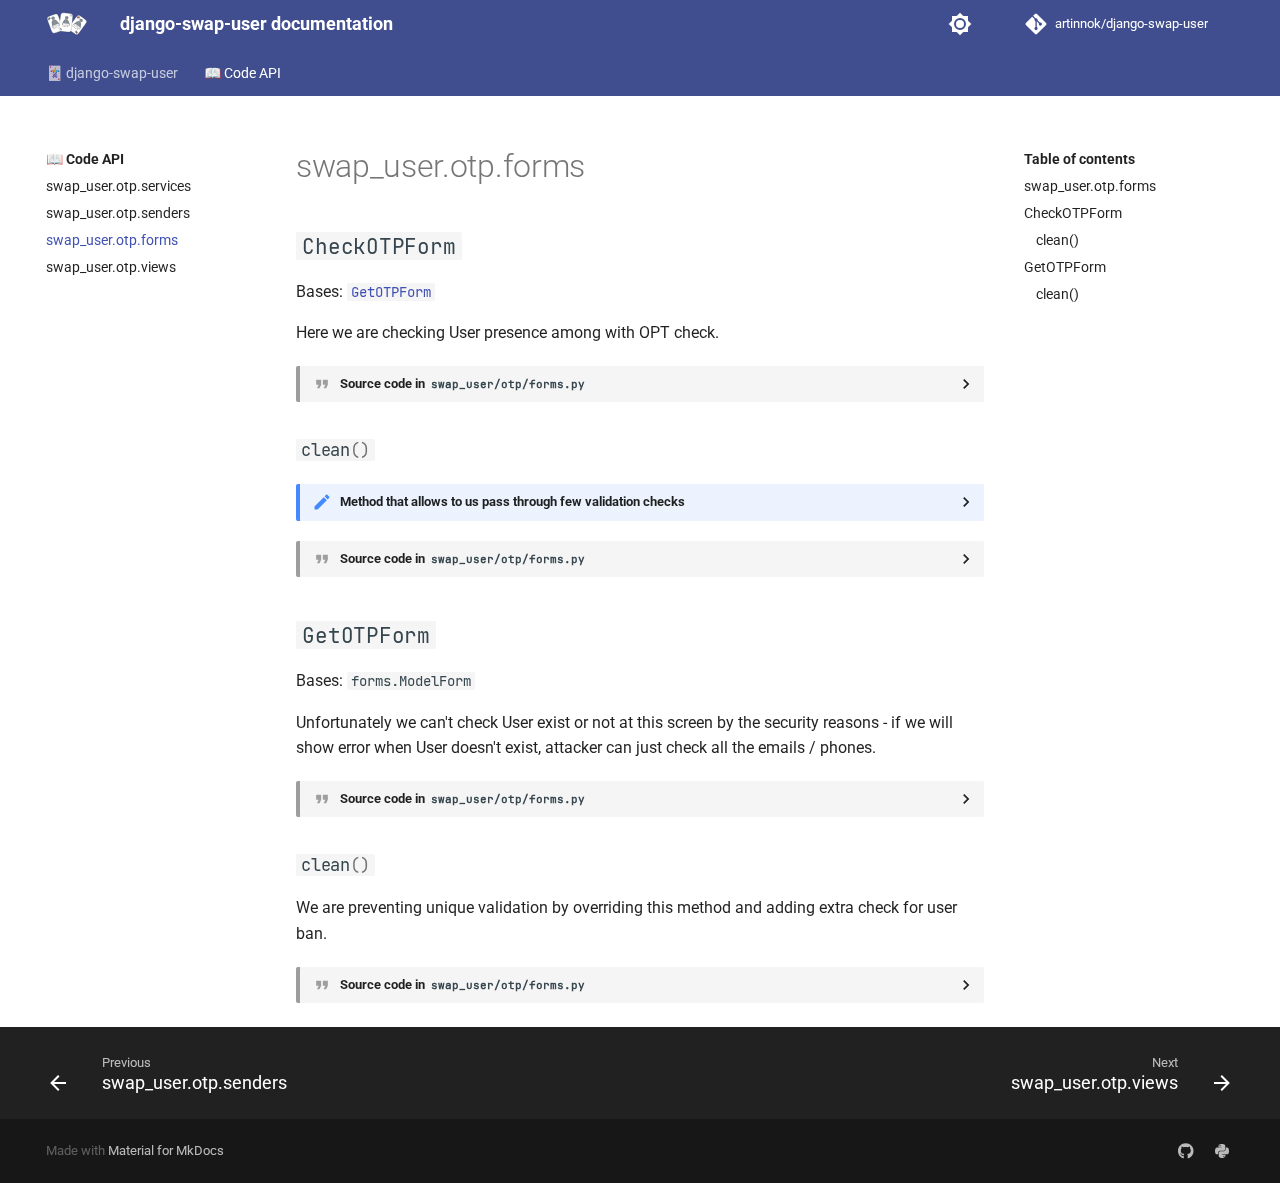
<file: code_api/otp_forms/index.html>
<!doctype html>
<html lang="en" class="no-js">
  <head>
    
      <meta charset="utf-8">
      <meta name="viewport" content="width=device-width,initial-scale=1">
      
      
      
      <link rel="icon" href="../../assets/images/favicon.png">
      <meta name="generator" content="mkdocs-1.3.0, mkdocs-material-8.3.4">
    
    
      
        <title>swap_user.otp.forms - django-swap-user documentation</title>
      
    
    
      <link rel="stylesheet" href="../../assets/stylesheets/main.4a0965b7.min.css">
      
        
        <link rel="stylesheet" href="../../assets/stylesheets/palette.cbb835fc.min.css">
        
      
      
    
    
    
      
        
        
        <link rel="preconnect" href="https://fonts.gstatic.com" crossorigin>
        <link rel="stylesheet" href="https://fonts.googleapis.com/css?family=Roboto:300,300i,400,400i,700,700i%7CRoboto+Mono:400,400i,700,700i&display=fallback">
        <style>:root{--md-text-font:"Roboto";--md-code-font:"Roboto Mono"}</style>
      
    
    
      <link rel="stylesheet" href="../../assets/_mkdocstrings.css">
    
      <link rel="stylesheet" href="../../stylesheets/extra.css">
    
      <link rel="stylesheet" href="../../stylesheets/termynal.css">
    
      <link rel="stylesheet" href="../../stylesheets/custom.css">
    
    <script>__md_scope=new URL("../..",location),__md_get=(e,_=localStorage,t=__md_scope)=>JSON.parse(_.getItem(t.pathname+"."+e)),__md_set=(e,_,t=localStorage,a=__md_scope)=>{try{t.setItem(a.pathname+"."+e,JSON.stringify(_))}catch(e){}}</script>
    
      

    
    
  </head>
  
  
    
    
      
    
    
    
    
    <body dir="ltr" data-md-color-scheme="special" data-md-color-primary="" data-md-color-accent="">
  
    
    
      <script>var palette=__md_get("__palette");if(palette&&"object"==typeof palette.color)for(var key of Object.keys(palette.color))document.body.setAttribute("data-md-color-"+key,palette.color[key])</script>
    
    <input class="md-toggle" data-md-toggle="drawer" type="checkbox" id="__drawer" autocomplete="off">
    <input class="md-toggle" data-md-toggle="search" type="checkbox" id="__search" autocomplete="off">
    <label class="md-overlay" for="__drawer"></label>
    <div data-md-component="skip">
      
        
        <a href="#swap_user.otp.forms" class="md-skip">
          Skip to content
        </a>
      
    </div>
    <div data-md-component="announce">
      
    </div>
    
    
      

<header class="md-header" data-md-component="header">
  <nav class="md-header__inner md-grid" aria-label="Header">
    <a href="../.." title="django-swap-user documentation" class="md-header__button md-logo" aria-label="django-swap-user documentation" data-md-component="logo">
      
  <img src="../../media/images/django-swap-user-logo.svg" alt="logo">

    </a>
    <label class="md-header__button md-icon" for="__drawer">
      <svg xmlns="http://www.w3.org/2000/svg" viewBox="0 0 24 24"><path d="M3 6h18v2H3V6m0 5h18v2H3v-2m0 5h18v2H3v-2Z"/></svg>
    </label>
    <div class="md-header__title" data-md-component="header-title">
      <div class="md-header__ellipsis">
        <div class="md-header__topic">
          <span class="md-ellipsis">
            django-swap-user documentation
          </span>
        </div>
        <div class="md-header__topic" data-md-component="header-topic">
          <span class="md-ellipsis">
            
              swap_user.otp.forms
            
          </span>
        </div>
      </div>
    </div>
    
      <form class="md-header__option" data-md-component="palette">
        
          
          
          <input class="md-option" data-md-color-media="(prefers-color-scheme: light)" data-md-color-scheme="special" data-md-color-primary="" data-md-color-accent=""  aria-label="Switch to dark mode"  type="radio" name="__palette" id="__palette_1">
          
            <label class="md-header__button md-icon" title="Switch to dark mode" for="__palette_2" hidden>
              <svg xmlns="http://www.w3.org/2000/svg" viewBox="0 0 24 24"><path d="M12 8a4 4 0 0 0-4 4 4 4 0 0 0 4 4 4 4 0 0 0 4-4 4 4 0 0 0-4-4m0 10a6 6 0 0 1-6-6 6 6 0 0 1 6-6 6 6 0 0 1 6 6 6 6 0 0 1-6 6m8-9.31V4h-4.69L12 .69 8.69 4H4v4.69L.69 12 4 15.31V20h4.69L12 23.31 15.31 20H20v-4.69L23.31 12 20 8.69Z"/></svg>
            </label>
          
        
          
          
          <input class="md-option" data-md-color-media="(prefers-color-scheme: dark)" data-md-color-scheme="slate" data-md-color-primary="" data-md-color-accent=""  aria-label="Switch to system preference"  type="radio" name="__palette" id="__palette_2">
          
            <label class="md-header__button md-icon" title="Switch to system preference" for="__palette_1" hidden>
              <svg xmlns="http://www.w3.org/2000/svg" viewBox="0 0 24 24"><path d="M12 18c-.89 0-1.74-.2-2.5-.55C11.56 16.5 13 14.42 13 12c0-2.42-1.44-4.5-3.5-5.45C10.26 6.2 11.11 6 12 6a6 6 0 0 1 6 6 6 6 0 0 1-6 6m8-9.31V4h-4.69L12 .69 8.69 4H4v4.69L.69 12 4 15.31V20h4.69L12 23.31 15.31 20H20v-4.69L23.31 12 20 8.69Z"/></svg>
            </label>
          
        
      </form>
    
    
    
    
      <div class="md-header__source">
        <a href="https://github.com/artinnok/django-swap-user" title="Go to repository" class="md-source" data-md-component="source">
  <div class="md-source__icon md-icon">
    
    <svg xmlns="http://www.w3.org/2000/svg" viewBox="0 0 448 512"><!--! Font Awesome Free 6.1.1 by @fontawesome - https://fontawesome.com License - https://fontawesome.com/license/free (Icons: CC BY 4.0, Fonts: SIL OFL 1.1, Code: MIT License) Copyright 2022 Fonticons, Inc.--><path d="M439.55 236.05 244 40.45a28.87 28.87 0 0 0-40.81 0l-40.66 40.63 51.52 51.52c27.06-9.14 52.68 16.77 43.39 43.68l49.66 49.66c34.23-11.8 61.18 31 35.47 56.69-26.49 26.49-70.21-2.87-56-37.34L240.22 199v121.85c25.3 12.54 22.26 41.85 9.08 55a34.34 34.34 0 0 1-48.55 0c-17.57-17.6-11.07-46.91 11.25-56v-123c-20.8-8.51-24.6-30.74-18.64-45L142.57 101 8.45 235.14a28.86 28.86 0 0 0 0 40.81l195.61 195.6a28.86 28.86 0 0 0 40.8 0l194.69-194.69a28.86 28.86 0 0 0 0-40.81z"/></svg>
  </div>
  <div class="md-source__repository">
    artinnok/django-swap-user
  </div>
</a>
      </div>
    
  </nav>
  
</header>
    
    <div class="md-container" data-md-component="container">
      
      
        
          
            
<nav class="md-tabs" aria-label="Tabs" data-md-component="tabs">
  <div class="md-tabs__inner md-grid">
    <ul class="md-tabs__list">
      
        
  
  


  
  
  
    <li class="md-tabs__item">
      <a href="../.." class="md-tabs__link">
        🃏 django-swap-user
      </a>
    </li>
  

      
        
  
  
    
  


  
  
  
    <li class="md-tabs__item">
      <a href="../otp_services/" class="md-tabs__link md-tabs__link--active">
        📖 Code API
      </a>
    </li>
  

      
    </ul>
  </div>
</nav>
          
        
      
      <main class="md-main" data-md-component="main">
        <div class="md-main__inner md-grid">
          
            
              
              <div class="md-sidebar md-sidebar--primary" data-md-component="sidebar" data-md-type="navigation" >
                <div class="md-sidebar__scrollwrap">
                  <div class="md-sidebar__inner">
                    

  


<nav class="md-nav md-nav--primary md-nav--lifted" aria-label="Navigation" data-md-level="0">
  <label class="md-nav__title" for="__drawer">
    <a href="../.." title="django-swap-user documentation" class="md-nav__button md-logo" aria-label="django-swap-user documentation" data-md-component="logo">
      
  <img src="../../media/images/django-swap-user-logo.svg" alt="logo">

    </a>
    django-swap-user documentation
  </label>
  
    <div class="md-nav__source">
      <a href="https://github.com/artinnok/django-swap-user" title="Go to repository" class="md-source" data-md-component="source">
  <div class="md-source__icon md-icon">
    
    <svg xmlns="http://www.w3.org/2000/svg" viewBox="0 0 448 512"><!--! Font Awesome Free 6.1.1 by @fontawesome - https://fontawesome.com License - https://fontawesome.com/license/free (Icons: CC BY 4.0, Fonts: SIL OFL 1.1, Code: MIT License) Copyright 2022 Fonticons, Inc.--><path d="M439.55 236.05 244 40.45a28.87 28.87 0 0 0-40.81 0l-40.66 40.63 51.52 51.52c27.06-9.14 52.68 16.77 43.39 43.68l49.66 49.66c34.23-11.8 61.18 31 35.47 56.69-26.49 26.49-70.21-2.87-56-37.34L240.22 199v121.85c25.3 12.54 22.26 41.85 9.08 55a34.34 34.34 0 0 1-48.55 0c-17.57-17.6-11.07-46.91 11.25-56v-123c-20.8-8.51-24.6-30.74-18.64-45L142.57 101 8.45 235.14a28.86 28.86 0 0 0 0 40.81l195.61 195.6a28.86 28.86 0 0 0 40.8 0l194.69-194.69a28.86 28.86 0 0 0 0-40.81z"/></svg>
  </div>
  <div class="md-source__repository">
    artinnok/django-swap-user
  </div>
</a>
    </div>
  
  <ul class="md-nav__list" data-md-scrollfix>
    
      
      
      

  
  
  
    
    <li class="md-nav__item md-nav__item--nested">
      
      
        <input class="md-nav__toggle md-toggle" data-md-toggle="__nav_1" type="checkbox" id="__nav_1" >
      
      
      
        
          
            
          
        
          
        
          
        
          
        
      
      
        
        
        <div class="md-nav__link md-nav__link--index ">
          <a href="../..">🃏 django-swap-user</a>
          
            <label for="__nav_1">
              <span class="md-nav__icon md-icon"></span>
            </label>
          
        </div>
      
      <nav class="md-nav" aria-label="🃏 django-swap-user" data-md-level="1">
        <label class="md-nav__title" for="__nav_1">
          <span class="md-nav__icon md-icon"></span>
          🃏 django-swap-user
        </label>
        <ul class="md-nav__list" data-md-scrollfix>
          
            
          
            
              
  
  
  
    <li class="md-nav__item">
      <a href="../../swap_models/" class="md-nav__link">
        🔧 swap models
      </a>
    </li>
  

            
          
            
              
  
  
  
    <li class="md-nav__item">
      <a href="../../otp_models/" class="md-nav__link">
        🧨 one time passwords
      </a>
    </li>
  

            
          
            
              
  
  
  
    <li class="md-nav__item">
      <a href="../../settings/" class="md-nav__link">
        ⚙️ settings
      </a>
    </li>
  

            
          
        </ul>
      </nav>
    </li>
  

    
      
      
      

  
  
    
  
  
    
    <li class="md-nav__item md-nav__item--active md-nav__item--nested">
      
      
        <input class="md-nav__toggle md-toggle" data-md-toggle="__nav_2" type="checkbox" id="__nav_2" checked>
      
      
      
        
          
        
          
        
          
        
          
        
      
      
        <label class="md-nav__link" for="__nav_2">
          📖 Code API
          <span class="md-nav__icon md-icon"></span>
        </label>
      
      <nav class="md-nav" aria-label="📖 Code API" data-md-level="1">
        <label class="md-nav__title" for="__nav_2">
          <span class="md-nav__icon md-icon"></span>
          📖 Code API
        </label>
        <ul class="md-nav__list" data-md-scrollfix>
          
            
              
  
  
  
    <li class="md-nav__item">
      <a href="../otp_services/" class="md-nav__link">
        swap_user.otp.services
      </a>
    </li>
  

            
          
            
              
  
  
  
    <li class="md-nav__item">
      <a href="../otp_senders/" class="md-nav__link">
        swap_user.otp.senders
      </a>
    </li>
  

            
          
            
              
  
  
    
  
  
    <li class="md-nav__item md-nav__item--active">
      
      <input class="md-nav__toggle md-toggle" data-md-toggle="toc" type="checkbox" id="__toc">
      
      
      
        <label class="md-nav__link md-nav__link--active" for="__toc">
          swap_user.otp.forms
          <span class="md-nav__icon md-icon"></span>
        </label>
      
      <a href="./" class="md-nav__link md-nav__link--active">
        swap_user.otp.forms
      </a>
      
        

<nav class="md-nav md-nav--secondary" aria-label="Table of contents">
  
  
  
  
    <label class="md-nav__title" for="__toc">
      <span class="md-nav__icon md-icon"></span>
      Table of contents
    </label>
    <ul class="md-nav__list" data-md-component="toc" data-md-scrollfix>
      
        <li class="md-nav__item">
  <a href="#swap_user.otp.forms" class="md-nav__link">
    swap_user.otp.forms
  </a>
  
</li>
      
        <li class="md-nav__item">
  <a href="#swap_user.otp.forms.CheckOTPForm" class="md-nav__link">
    CheckOTPForm
  </a>
  
    <nav class="md-nav" aria-label="CheckOTPForm">
      <ul class="md-nav__list">
        
          <li class="md-nav__item">
  <a href="#swap_user.otp.forms.CheckOTPForm.clean" class="md-nav__link">
    clean()
  </a>
  
</li>
        
      </ul>
    </nav>
  
</li>
      
        <li class="md-nav__item">
  <a href="#swap_user.otp.forms.GetOTPForm" class="md-nav__link">
    GetOTPForm
  </a>
  
    <nav class="md-nav" aria-label="GetOTPForm">
      <ul class="md-nav__list">
        
          <li class="md-nav__item">
  <a href="#swap_user.otp.forms.GetOTPForm.clean" class="md-nav__link">
    clean()
  </a>
  
</li>
        
      </ul>
    </nav>
  
</li>
      
    </ul>
  
</nav>
      
    </li>
  

            
          
            
              
  
  
  
    <li class="md-nav__item">
      <a href="../otp_views/" class="md-nav__link">
        swap_user.otp.views
      </a>
    </li>
  

            
          
        </ul>
      </nav>
    </li>
  

    
  </ul>
</nav>
                  </div>
                </div>
              </div>
            
            
              
              <div class="md-sidebar md-sidebar--secondary" data-md-component="sidebar" data-md-type="toc" >
                <div class="md-sidebar__scrollwrap">
                  <div class="md-sidebar__inner">
                    

<nav class="md-nav md-nav--secondary" aria-label="Table of contents">
  
  
  
  
    <label class="md-nav__title" for="__toc">
      <span class="md-nav__icon md-icon"></span>
      Table of contents
    </label>
    <ul class="md-nav__list" data-md-component="toc" data-md-scrollfix>
      
        <li class="md-nav__item">
  <a href="#swap_user.otp.forms" class="md-nav__link">
    swap_user.otp.forms
  </a>
  
</li>
      
        <li class="md-nav__item">
  <a href="#swap_user.otp.forms.CheckOTPForm" class="md-nav__link">
    CheckOTPForm
  </a>
  
    <nav class="md-nav" aria-label="CheckOTPForm">
      <ul class="md-nav__list">
        
          <li class="md-nav__item">
  <a href="#swap_user.otp.forms.CheckOTPForm.clean" class="md-nav__link">
    clean()
  </a>
  
</li>
        
      </ul>
    </nav>
  
</li>
      
        <li class="md-nav__item">
  <a href="#swap_user.otp.forms.GetOTPForm" class="md-nav__link">
    GetOTPForm
  </a>
  
    <nav class="md-nav" aria-label="GetOTPForm">
      <ul class="md-nav__list">
        
          <li class="md-nav__item">
  <a href="#swap_user.otp.forms.GetOTPForm.clean" class="md-nav__link">
    clean()
  </a>
  
</li>
        
      </ul>
    </nav>
  
</li>
      
    </ul>
  
</nav>
                  </div>
                </div>
              </div>
            
          
          <div class="md-content" data-md-component="content">
            <article class="md-content__inner md-typeset">
              
                


  <h1>swap_user.otp.forms</h1>

<div class="doc doc-object doc-module">


<a id="swap_user.otp.forms"></a>
  <div class="doc doc-contents first">

  

  <div class="doc doc-children">








<div class="doc doc-object doc-class">



<h2 id="swap_user.otp.forms.CheckOTPForm" class="doc doc-heading">
        <code>CheckOTPForm</code>


<a href="#swap_user.otp.forms.CheckOTPForm" class="headerlink" title="Permanent link">&para;</a></h2>


  <div class="doc doc-contents ">
      <p class="doc doc-class-bases">
        Bases: <code><a class="autorefs autorefs-internal" title="swap_user.otp.forms.GetOTPForm" href="#swap_user.otp.forms.GetOTPForm">GetOTPForm</a></code></p>

  
      <p>Here we are checking User presence among with OPT check.</p>


        <details class="quote">
          <summary>Source code in <code>swap_user/otp/forms.py</code></summary>
          <div class="highlight"><table class="highlighttable"><tr><td class="linenos"><div class="linenodiv"><pre><span></span><span class="normal"><a href="#__codelineno-0-43">43</a></span>
<span class="normal"><a href="#__codelineno-0-44">44</a></span>
<span class="normal"><a href="#__codelineno-0-45">45</a></span>
<span class="normal"><a href="#__codelineno-0-46">46</a></span>
<span class="normal"><a href="#__codelineno-0-47">47</a></span>
<span class="normal"><a href="#__codelineno-0-48">48</a></span>
<span class="normal"><a href="#__codelineno-0-49">49</a></span>
<span class="normal"><a href="#__codelineno-0-50">50</a></span>
<span class="normal"><a href="#__codelineno-0-51">51</a></span>
<span class="normal"><a href="#__codelineno-0-52">52</a></span>
<span class="normal"><a href="#__codelineno-0-53">53</a></span>
<span class="normal"><a href="#__codelineno-0-54">54</a></span>
<span class="normal"><a href="#__codelineno-0-55">55</a></span>
<span class="normal"><a href="#__codelineno-0-56">56</a></span>
<span class="normal"><a href="#__codelineno-0-57">57</a></span>
<span class="normal"><a href="#__codelineno-0-58">58</a></span>
<span class="normal"><a href="#__codelineno-0-59">59</a></span>
<span class="normal"><a href="#__codelineno-0-60">60</a></span>
<span class="normal"><a href="#__codelineno-0-61">61</a></span>
<span class="normal"><a href="#__codelineno-0-62">62</a></span>
<span class="normal"><a href="#__codelineno-0-63">63</a></span>
<span class="normal"><a href="#__codelineno-0-64">64</a></span>
<span class="normal"><a href="#__codelineno-0-65">65</a></span>
<span class="normal"><a href="#__codelineno-0-66">66</a></span>
<span class="normal"><a href="#__codelineno-0-67">67</a></span>
<span class="normal"><a href="#__codelineno-0-68">68</a></span>
<span class="normal"><a href="#__codelineno-0-69">69</a></span></pre></div></td><td class="code"><div><pre><span></span><code><a id="__codelineno-0-43" name="__codelineno-0-43"></a><span class="k">class</span> <span class="nc">CheckOTPForm</span><span class="p">(</span><span class="n">GetOTPForm</span><span class="p">):</span>
<a id="__codelineno-0-44" name="__codelineno-0-44"></a>    <span class="sd">&quot;&quot;&quot;</span>
<a id="__codelineno-0-45" name="__codelineno-0-45"></a><span class="sd">    Here we are checking User presence among with OPT check.</span>
<a id="__codelineno-0-46" name="__codelineno-0-46"></a><span class="sd">    &quot;&quot;&quot;</span>
<a id="__codelineno-0-47" name="__codelineno-0-47"></a>
<a id="__codelineno-0-48" name="__codelineno-0-48"></a>    <span class="n">otp</span> <span class="o">=</span> <span class="n">forms</span><span class="o">.</span><span class="n">CharField</span><span class="p">(</span><span class="n">label</span><span class="o">=</span><span class="n">_</span><span class="p">(</span><span class="s2">&quot;OTP&quot;</span><span class="p">),</span> <span class="n">widget</span><span class="o">=</span><span class="n">forms</span><span class="o">.</span><span class="n">PasswordInput</span><span class="p">(</span><span class="n">attrs</span><span class="o">=</span><span class="p">{</span><span class="s2">&quot;autofocus&quot;</span><span class="p">:</span> <span class="kc">True</span><span class="p">}))</span>
<a id="__codelineno-0-49" name="__codelineno-0-49"></a>
<a id="__codelineno-0-50" name="__codelineno-0-50"></a>    <span class="k">def</span> <span class="nf">clean</span><span class="p">(</span><span class="bp">self</span><span class="p">):</span>
<a id="__codelineno-0-51" name="__codelineno-0-51"></a>        <span class="sd">&quot;&quot;&quot;</span>
<a id="__codelineno-0-52" name="__codelineno-0-52"></a><span class="sd">        Method that allows to us pass through few validation checks:</span>
<a id="__codelineno-0-53" name="__codelineno-0-53"></a><span class="sd">            - User DB presence</span>
<a id="__codelineno-0-54" name="__codelineno-0-54"></a><span class="sd">            - OTP password validity</span>
<a id="__codelineno-0-55" name="__codelineno-0-55"></a><span class="sd">        &quot;&quot;&quot;</span>
<a id="__codelineno-0-56" name="__codelineno-0-56"></a>
<a id="__codelineno-0-57" name="__codelineno-0-57"></a>        <span class="n">username_field</span> <span class="o">=</span> <span class="n">UserModel</span><span class="o">.</span><span class="n">USERNAME_FIELD</span>
<a id="__codelineno-0-58" name="__codelineno-0-58"></a>        <span class="n">username</span> <span class="o">=</span> <span class="bp">self</span><span class="o">.</span><span class="n">cleaned_data</span><span class="p">[</span><span class="n">username_field</span><span class="p">]</span>
<a id="__codelineno-0-59" name="__codelineno-0-59"></a>        <span class="n">otp</span> <span class="o">=</span> <span class="bp">self</span><span class="o">.</span><span class="n">cleaned_data</span><span class="p">[</span><span class="s2">&quot;otp&quot;</span><span class="p">]</span>
<a id="__codelineno-0-60" name="__codelineno-0-60"></a>
<a id="__codelineno-0-61" name="__codelineno-0-61"></a>        <span class="n">service_class</span> <span class="o">=</span> <span class="n">swap_user_settings</span><span class="o">.</span><span class="n">VALIDATION_SERVICE_CLASS</span>
<a id="__codelineno-0-62" name="__codelineno-0-62"></a>        <span class="n">service</span> <span class="o">=</span> <span class="n">service_class</span><span class="p">()</span>
<a id="__codelineno-0-63" name="__codelineno-0-63"></a>
<a id="__codelineno-0-64" name="__codelineno-0-64"></a>        <span class="n">service</span><span class="o">.</span><span class="n">check_user_is_banned_for_otp_rate_limit</span><span class="p">(</span><span class="n">username</span><span class="p">)</span>
<a id="__codelineno-0-65" name="__codelineno-0-65"></a>        <span class="n">service</span><span class="o">.</span><span class="n">check_user_is_banned_for_invalid_login_attempts</span><span class="p">(</span><span class="n">username</span><span class="p">)</span>
<a id="__codelineno-0-66" name="__codelineno-0-66"></a>        <span class="n">service</span><span class="o">.</span><span class="n">check_password</span><span class="p">(</span><span class="n">username</span><span class="p">,</span> <span class="n">otp</span><span class="p">)</span>
<a id="__codelineno-0-67" name="__codelineno-0-67"></a>        <span class="n">service</span><span class="o">.</span><span class="n">check_extra</span><span class="p">(</span><span class="n">username</span><span class="o">=</span><span class="n">username</span><span class="p">,</span> <span class="n">otp</span><span class="o">=</span><span class="n">otp</span><span class="p">)</span>
<a id="__codelineno-0-68" name="__codelineno-0-68"></a>
<a id="__codelineno-0-69" name="__codelineno-0-69"></a>        <span class="k">return</span> <span class="bp">self</span><span class="o">.</span><span class="n">cleaned_data</span>
</code></pre></div></td></tr></table></div>
        </details>

  

  <div class="doc doc-children">









<div class="doc doc-object doc-function">



<h3 id="swap_user.otp.forms.CheckOTPForm.clean" class="doc doc-heading">
<code class="highlight language-python"><span class="n">clean</span><span class="p">()</span></code>

<a href="#swap_user.otp.forms.CheckOTPForm.clean" class="headerlink" title="Permanent link">&para;</a></h3>


  <div class="doc doc-contents ">
  

<details class="method-that-allows-to-us-pass-through-few-validation-checks">
  <summary>Method that allows to us pass through few validation checks</summary>
  <ul>
<li>User DB presence</li>
<li>OTP password validity</li>
</ul>
</details>
      <details class="quote">
        <summary>Source code in <code>swap_user/otp/forms.py</code></summary>
        <div class="highlight"><table class="highlighttable"><tr><td class="linenos"><div class="linenodiv"><pre><span></span><span class="normal"><a href="#__codelineno-0-50">50</a></span>
<span class="normal"><a href="#__codelineno-0-51">51</a></span>
<span class="normal"><a href="#__codelineno-0-52">52</a></span>
<span class="normal"><a href="#__codelineno-0-53">53</a></span>
<span class="normal"><a href="#__codelineno-0-54">54</a></span>
<span class="normal"><a href="#__codelineno-0-55">55</a></span>
<span class="normal"><a href="#__codelineno-0-56">56</a></span>
<span class="normal"><a href="#__codelineno-0-57">57</a></span>
<span class="normal"><a href="#__codelineno-0-58">58</a></span>
<span class="normal"><a href="#__codelineno-0-59">59</a></span>
<span class="normal"><a href="#__codelineno-0-60">60</a></span>
<span class="normal"><a href="#__codelineno-0-61">61</a></span>
<span class="normal"><a href="#__codelineno-0-62">62</a></span>
<span class="normal"><a href="#__codelineno-0-63">63</a></span>
<span class="normal"><a href="#__codelineno-0-64">64</a></span>
<span class="normal"><a href="#__codelineno-0-65">65</a></span>
<span class="normal"><a href="#__codelineno-0-66">66</a></span>
<span class="normal"><a href="#__codelineno-0-67">67</a></span>
<span class="normal"><a href="#__codelineno-0-68">68</a></span>
<span class="normal"><a href="#__codelineno-0-69">69</a></span></pre></div></td><td class="code"><div><pre><span></span><code><a id="__codelineno-0-50" name="__codelineno-0-50"></a><span class="k">def</span> <span class="nf">clean</span><span class="p">(</span><span class="bp">self</span><span class="p">):</span>
<a id="__codelineno-0-51" name="__codelineno-0-51"></a>    <span class="sd">&quot;&quot;&quot;</span>
<a id="__codelineno-0-52" name="__codelineno-0-52"></a><span class="sd">    Method that allows to us pass through few validation checks:</span>
<a id="__codelineno-0-53" name="__codelineno-0-53"></a><span class="sd">        - User DB presence</span>
<a id="__codelineno-0-54" name="__codelineno-0-54"></a><span class="sd">        - OTP password validity</span>
<a id="__codelineno-0-55" name="__codelineno-0-55"></a><span class="sd">    &quot;&quot;&quot;</span>
<a id="__codelineno-0-56" name="__codelineno-0-56"></a>
<a id="__codelineno-0-57" name="__codelineno-0-57"></a>    <span class="n">username_field</span> <span class="o">=</span> <span class="n">UserModel</span><span class="o">.</span><span class="n">USERNAME_FIELD</span>
<a id="__codelineno-0-58" name="__codelineno-0-58"></a>    <span class="n">username</span> <span class="o">=</span> <span class="bp">self</span><span class="o">.</span><span class="n">cleaned_data</span><span class="p">[</span><span class="n">username_field</span><span class="p">]</span>
<a id="__codelineno-0-59" name="__codelineno-0-59"></a>    <span class="n">otp</span> <span class="o">=</span> <span class="bp">self</span><span class="o">.</span><span class="n">cleaned_data</span><span class="p">[</span><span class="s2">&quot;otp&quot;</span><span class="p">]</span>
<a id="__codelineno-0-60" name="__codelineno-0-60"></a>
<a id="__codelineno-0-61" name="__codelineno-0-61"></a>    <span class="n">service_class</span> <span class="o">=</span> <span class="n">swap_user_settings</span><span class="o">.</span><span class="n">VALIDATION_SERVICE_CLASS</span>
<a id="__codelineno-0-62" name="__codelineno-0-62"></a>    <span class="n">service</span> <span class="o">=</span> <span class="n">service_class</span><span class="p">()</span>
<a id="__codelineno-0-63" name="__codelineno-0-63"></a>
<a id="__codelineno-0-64" name="__codelineno-0-64"></a>    <span class="n">service</span><span class="o">.</span><span class="n">check_user_is_banned_for_otp_rate_limit</span><span class="p">(</span><span class="n">username</span><span class="p">)</span>
<a id="__codelineno-0-65" name="__codelineno-0-65"></a>    <span class="n">service</span><span class="o">.</span><span class="n">check_user_is_banned_for_invalid_login_attempts</span><span class="p">(</span><span class="n">username</span><span class="p">)</span>
<a id="__codelineno-0-66" name="__codelineno-0-66"></a>    <span class="n">service</span><span class="o">.</span><span class="n">check_password</span><span class="p">(</span><span class="n">username</span><span class="p">,</span> <span class="n">otp</span><span class="p">)</span>
<a id="__codelineno-0-67" name="__codelineno-0-67"></a>    <span class="n">service</span><span class="o">.</span><span class="n">check_extra</span><span class="p">(</span><span class="n">username</span><span class="o">=</span><span class="n">username</span><span class="p">,</span> <span class="n">otp</span><span class="o">=</span><span class="n">otp</span><span class="p">)</span>
<a id="__codelineno-0-68" name="__codelineno-0-68"></a>
<a id="__codelineno-0-69" name="__codelineno-0-69"></a>    <span class="k">return</span> <span class="bp">self</span><span class="o">.</span><span class="n">cleaned_data</span>
</code></pre></div></td></tr></table></div>
      </details>
  </div>

</div>



  </div>

  </div>

</div>

<div class="doc doc-object doc-class">



<h2 id="swap_user.otp.forms.GetOTPForm" class="doc doc-heading">
        <code>GetOTPForm</code>


<a href="#swap_user.otp.forms.GetOTPForm" class="headerlink" title="Permanent link">&para;</a></h2>


  <div class="doc doc-contents ">
      <p class="doc doc-class-bases">
        Bases: <code><span title="django.forms">forms</span>.<span title="django.forms.ModelForm">ModelForm</span></code></p>

  
      <p>Unfortunately we can't check User exist or not at this screen by the
security reasons - if we will show error when User doesn't exist,
attacker can just check all the emails / phones.</p>


        <details class="quote">
          <summary>Source code in <code>swap_user/otp/forms.py</code></summary>
          <div class="highlight"><table class="highlighttable"><tr><td class="linenos"><div class="linenodiv"><pre><span></span><span class="normal"><a href="#__codelineno-0-12">12</a></span>
<span class="normal"><a href="#__codelineno-0-13">13</a></span>
<span class="normal"><a href="#__codelineno-0-14">14</a></span>
<span class="normal"><a href="#__codelineno-0-15">15</a></span>
<span class="normal"><a href="#__codelineno-0-16">16</a></span>
<span class="normal"><a href="#__codelineno-0-17">17</a></span>
<span class="normal"><a href="#__codelineno-0-18">18</a></span>
<span class="normal"><a href="#__codelineno-0-19">19</a></span>
<span class="normal"><a href="#__codelineno-0-20">20</a></span>
<span class="normal"><a href="#__codelineno-0-21">21</a></span>
<span class="normal"><a href="#__codelineno-0-22">22</a></span>
<span class="normal"><a href="#__codelineno-0-23">23</a></span>
<span class="normal"><a href="#__codelineno-0-24">24</a></span>
<span class="normal"><a href="#__codelineno-0-25">25</a></span>
<span class="normal"><a href="#__codelineno-0-26">26</a></span>
<span class="normal"><a href="#__codelineno-0-27">27</a></span>
<span class="normal"><a href="#__codelineno-0-28">28</a></span>
<span class="normal"><a href="#__codelineno-0-29">29</a></span>
<span class="normal"><a href="#__codelineno-0-30">30</a></span>
<span class="normal"><a href="#__codelineno-0-31">31</a></span>
<span class="normal"><a href="#__codelineno-0-32">32</a></span>
<span class="normal"><a href="#__codelineno-0-33">33</a></span>
<span class="normal"><a href="#__codelineno-0-34">34</a></span>
<span class="normal"><a href="#__codelineno-0-35">35</a></span>
<span class="normal"><a href="#__codelineno-0-36">36</a></span>
<span class="normal"><a href="#__codelineno-0-37">37</a></span>
<span class="normal"><a href="#__codelineno-0-38">38</a></span>
<span class="normal"><a href="#__codelineno-0-39">39</a></span>
<span class="normal"><a href="#__codelineno-0-40">40</a></span></pre></div></td><td class="code"><div><pre><span></span><code><a id="__codelineno-0-12" name="__codelineno-0-12"></a><span class="k">class</span> <span class="nc">GetOTPForm</span><span class="p">(</span><span class="n">forms</span><span class="o">.</span><span class="n">ModelForm</span><span class="p">):</span>
<a id="__codelineno-0-13" name="__codelineno-0-13"></a>    <span class="sd">&quot;&quot;&quot;</span>
<a id="__codelineno-0-14" name="__codelineno-0-14"></a><span class="sd">    Unfortunately we can&#39;t check User exist or not at this screen by the</span>
<a id="__codelineno-0-15" name="__codelineno-0-15"></a><span class="sd">    security reasons - if we will show error when User doesn&#39;t exist,</span>
<a id="__codelineno-0-16" name="__codelineno-0-16"></a><span class="sd">    attacker can just check all the emails / phones.</span>
<a id="__codelineno-0-17" name="__codelineno-0-17"></a><span class="sd">    &quot;&quot;&quot;</span>
<a id="__codelineno-0-18" name="__codelineno-0-18"></a>
<a id="__codelineno-0-19" name="__codelineno-0-19"></a>    <span class="k">class</span> <span class="nc">Meta</span><span class="p">:</span>
<a id="__codelineno-0-20" name="__codelineno-0-20"></a>        <span class="n">model</span> <span class="o">=</span> <span class="n">UserModel</span>
<a id="__codelineno-0-21" name="__codelineno-0-21"></a>        <span class="n">fields</span> <span class="o">=</span> <span class="p">(</span><span class="n">UserModel</span><span class="o">.</span><span class="n">USERNAME_FIELD</span><span class="p">,)</span>
<a id="__codelineno-0-22" name="__codelineno-0-22"></a>
<a id="__codelineno-0-23" name="__codelineno-0-23"></a>    <span class="k">def</span> <span class="nf">clean</span><span class="p">(</span><span class="bp">self</span><span class="p">):</span>
<a id="__codelineno-0-24" name="__codelineno-0-24"></a>        <span class="sd">&quot;&quot;&quot;</span>
<a id="__codelineno-0-25" name="__codelineno-0-25"></a><span class="sd">        We are preventing unique validation by overriding this method and</span>
<a id="__codelineno-0-26" name="__codelineno-0-26"></a><span class="sd">        adding extra check for user ban.</span>
<a id="__codelineno-0-27" name="__codelineno-0-27"></a><span class="sd">        &quot;&quot;&quot;</span>
<a id="__codelineno-0-28" name="__codelineno-0-28"></a>
<a id="__codelineno-0-29" name="__codelineno-0-29"></a>        <span class="n">username_field</span> <span class="o">=</span> <span class="n">UserModel</span><span class="o">.</span><span class="n">USERNAME_FIELD</span>
<a id="__codelineno-0-30" name="__codelineno-0-30"></a>        <span class="n">raw_username</span> <span class="o">=</span> <span class="bp">self</span><span class="o">.</span><span class="n">cleaned_data</span><span class="p">[</span><span class="n">username_field</span><span class="p">]</span>
<a id="__codelineno-0-31" name="__codelineno-0-31"></a>        <span class="n">username</span> <span class="o">=</span> <span class="n">normalize_username</span><span class="p">(</span><span class="n">raw_username</span><span class="p">)</span>
<a id="__codelineno-0-32" name="__codelineno-0-32"></a>
<a id="__codelineno-0-33" name="__codelineno-0-33"></a>        <span class="n">service_class</span> <span class="o">=</span> <span class="n">swap_user_settings</span><span class="o">.</span><span class="n">VALIDATION_SERVICE_CLASS</span>
<a id="__codelineno-0-34" name="__codelineno-0-34"></a>        <span class="n">service</span> <span class="o">=</span> <span class="n">service_class</span><span class="p">()</span>
<a id="__codelineno-0-35" name="__codelineno-0-35"></a>
<a id="__codelineno-0-36" name="__codelineno-0-36"></a>        <span class="n">service</span><span class="o">.</span><span class="n">check_user_is_banned_for_otp_rate_limit</span><span class="p">(</span><span class="n">username</span><span class="p">)</span>
<a id="__codelineno-0-37" name="__codelineno-0-37"></a>        <span class="n">service</span><span class="o">.</span><span class="n">check_user_is_banned_for_invalid_login_attempts</span><span class="p">(</span><span class="n">username</span><span class="p">)</span>
<a id="__codelineno-0-38" name="__codelineno-0-38"></a>        <span class="n">service</span><span class="o">.</span><span class="n">check_extra</span><span class="p">(</span><span class="n">username</span><span class="o">=</span><span class="n">username</span><span class="p">)</span>
<a id="__codelineno-0-39" name="__codelineno-0-39"></a>
<a id="__codelineno-0-40" name="__codelineno-0-40"></a>        <span class="k">return</span> <span class="bp">self</span><span class="o">.</span><span class="n">cleaned_data</span>
</code></pre></div></td></tr></table></div>
        </details>

  

  <div class="doc doc-children">









<div class="doc doc-object doc-function">



<h3 id="swap_user.otp.forms.GetOTPForm.clean" class="doc doc-heading">
<code class="highlight language-python"><span class="n">clean</span><span class="p">()</span></code>

<a href="#swap_user.otp.forms.GetOTPForm.clean" class="headerlink" title="Permanent link">&para;</a></h3>


  <div class="doc doc-contents ">
  
      <p>We are preventing unique validation by overriding this method and
adding extra check for user ban.</p>

      <details class="quote">
        <summary>Source code in <code>swap_user/otp/forms.py</code></summary>
        <div class="highlight"><table class="highlighttable"><tr><td class="linenos"><div class="linenodiv"><pre><span></span><span class="normal"><a href="#__codelineno-0-23">23</a></span>
<span class="normal"><a href="#__codelineno-0-24">24</a></span>
<span class="normal"><a href="#__codelineno-0-25">25</a></span>
<span class="normal"><a href="#__codelineno-0-26">26</a></span>
<span class="normal"><a href="#__codelineno-0-27">27</a></span>
<span class="normal"><a href="#__codelineno-0-28">28</a></span>
<span class="normal"><a href="#__codelineno-0-29">29</a></span>
<span class="normal"><a href="#__codelineno-0-30">30</a></span>
<span class="normal"><a href="#__codelineno-0-31">31</a></span>
<span class="normal"><a href="#__codelineno-0-32">32</a></span>
<span class="normal"><a href="#__codelineno-0-33">33</a></span>
<span class="normal"><a href="#__codelineno-0-34">34</a></span>
<span class="normal"><a href="#__codelineno-0-35">35</a></span>
<span class="normal"><a href="#__codelineno-0-36">36</a></span>
<span class="normal"><a href="#__codelineno-0-37">37</a></span>
<span class="normal"><a href="#__codelineno-0-38">38</a></span>
<span class="normal"><a href="#__codelineno-0-39">39</a></span>
<span class="normal"><a href="#__codelineno-0-40">40</a></span></pre></div></td><td class="code"><div><pre><span></span><code><a id="__codelineno-0-23" name="__codelineno-0-23"></a><span class="k">def</span> <span class="nf">clean</span><span class="p">(</span><span class="bp">self</span><span class="p">):</span>
<a id="__codelineno-0-24" name="__codelineno-0-24"></a>    <span class="sd">&quot;&quot;&quot;</span>
<a id="__codelineno-0-25" name="__codelineno-0-25"></a><span class="sd">    We are preventing unique validation by overriding this method and</span>
<a id="__codelineno-0-26" name="__codelineno-0-26"></a><span class="sd">    adding extra check for user ban.</span>
<a id="__codelineno-0-27" name="__codelineno-0-27"></a><span class="sd">    &quot;&quot;&quot;</span>
<a id="__codelineno-0-28" name="__codelineno-0-28"></a>
<a id="__codelineno-0-29" name="__codelineno-0-29"></a>    <span class="n">username_field</span> <span class="o">=</span> <span class="n">UserModel</span><span class="o">.</span><span class="n">USERNAME_FIELD</span>
<a id="__codelineno-0-30" name="__codelineno-0-30"></a>    <span class="n">raw_username</span> <span class="o">=</span> <span class="bp">self</span><span class="o">.</span><span class="n">cleaned_data</span><span class="p">[</span><span class="n">username_field</span><span class="p">]</span>
<a id="__codelineno-0-31" name="__codelineno-0-31"></a>    <span class="n">username</span> <span class="o">=</span> <span class="n">normalize_username</span><span class="p">(</span><span class="n">raw_username</span><span class="p">)</span>
<a id="__codelineno-0-32" name="__codelineno-0-32"></a>
<a id="__codelineno-0-33" name="__codelineno-0-33"></a>    <span class="n">service_class</span> <span class="o">=</span> <span class="n">swap_user_settings</span><span class="o">.</span><span class="n">VALIDATION_SERVICE_CLASS</span>
<a id="__codelineno-0-34" name="__codelineno-0-34"></a>    <span class="n">service</span> <span class="o">=</span> <span class="n">service_class</span><span class="p">()</span>
<a id="__codelineno-0-35" name="__codelineno-0-35"></a>
<a id="__codelineno-0-36" name="__codelineno-0-36"></a>    <span class="n">service</span><span class="o">.</span><span class="n">check_user_is_banned_for_otp_rate_limit</span><span class="p">(</span><span class="n">username</span><span class="p">)</span>
<a id="__codelineno-0-37" name="__codelineno-0-37"></a>    <span class="n">service</span><span class="o">.</span><span class="n">check_user_is_banned_for_invalid_login_attempts</span><span class="p">(</span><span class="n">username</span><span class="p">)</span>
<a id="__codelineno-0-38" name="__codelineno-0-38"></a>    <span class="n">service</span><span class="o">.</span><span class="n">check_extra</span><span class="p">(</span><span class="n">username</span><span class="o">=</span><span class="n">username</span><span class="p">)</span>
<a id="__codelineno-0-39" name="__codelineno-0-39"></a>
<a id="__codelineno-0-40" name="__codelineno-0-40"></a>    <span class="k">return</span> <span class="bp">self</span><span class="o">.</span><span class="n">cleaned_data</span>
</code></pre></div></td></tr></table></div>
      </details>
  </div>

</div>



  </div>

  </div>

</div>




  </div>

  </div>

</div>

              
            </article>
            
          </div>
        </div>
        
          <a href="#" class="md-top md-icon" data-md-component="top" hidden>
            <svg xmlns="http://www.w3.org/2000/svg" viewBox="0 0 24 24"><path d="M13 20h-2V8l-5.5 5.5-1.42-1.42L12 4.16l7.92 7.92-1.42 1.42L13 8v12Z"/></svg>
            Back to top
          </a>
        
      </main>
      
        <footer class="md-footer">
  
    
    <nav class="md-footer__inner md-grid" aria-label="Footer" >
      
        
        <a href="../otp_senders/" class="md-footer__link md-footer__link--prev" aria-label="Previous: swap_user.otp.senders" rel="prev">
          <div class="md-footer__button md-icon">
            <svg xmlns="http://www.w3.org/2000/svg" viewBox="0 0 24 24"><path d="M20 11v2H8l5.5 5.5-1.42 1.42L4.16 12l7.92-7.92L13.5 5.5 8 11h12Z"/></svg>
          </div>
          <div class="md-footer__title">
            <div class="md-ellipsis">
              <span class="md-footer__direction">
                Previous
              </span>
              swap_user.otp.senders
            </div>
          </div>
        </a>
      
      
        
        <a href="../otp_views/" class="md-footer__link md-footer__link--next" aria-label="Next: swap_user.otp.views" rel="next">
          <div class="md-footer__title">
            <div class="md-ellipsis">
              <span class="md-footer__direction">
                Next
              </span>
              swap_user.otp.views
            </div>
          </div>
          <div class="md-footer__button md-icon">
            <svg xmlns="http://www.w3.org/2000/svg" viewBox="0 0 24 24"><path d="M4 11v2h12l-5.5 5.5 1.42 1.42L19.84 12l-7.92-7.92L10.5 5.5 16 11H4Z"/></svg>
          </div>
        </a>
      
    </nav>
  
  <div class="md-footer-meta md-typeset">
    <div class="md-footer-meta__inner md-grid">
      <div class="md-copyright">
  
  
    Made with
    <a href="https://squidfunk.github.io/mkdocs-material/" target="_blank" rel="noopener">
      Material for MkDocs
    </a>
  
</div>
      
        <div class="md-social">
  
    
    
      
      
    
    <a href="https://github.com/artinnok/django-swap-user" target="_blank" rel="noopener" title="github.com" class="md-social__link">
      <svg xmlns="http://www.w3.org/2000/svg" viewBox="0 0 496 512"><!--! Font Awesome Free 6.1.1 by @fontawesome - https://fontawesome.com License - https://fontawesome.com/license/free (Icons: CC BY 4.0, Fonts: SIL OFL 1.1, Code: MIT License) Copyright 2022 Fonticons, Inc.--><path d="M165.9 397.4c0 2-2.3 3.6-5.2 3.6-3.3.3-5.6-1.3-5.6-3.6 0-2 2.3-3.6 5.2-3.6 3-.3 5.6 1.3 5.6 3.6zm-31.1-4.5c-.7 2 1.3 4.3 4.3 4.9 2.6 1 5.6 0 6.2-2s-1.3-4.3-4.3-5.2c-2.6-.7-5.5.3-6.2 2.3zm44.2-1.7c-2.9.7-4.9 2.6-4.6 4.9.3 2 2.9 3.3 5.9 2.6 2.9-.7 4.9-2.6 4.6-4.6-.3-1.9-3-3.2-5.9-2.9zM244.8 8C106.1 8 0 113.3 0 252c0 110.9 69.8 205.8 169.5 239.2 12.8 2.3 17.3-5.6 17.3-12.1 0-6.2-.3-40.4-.3-61.4 0 0-70 15-84.7-29.8 0 0-11.4-29.1-27.8-36.6 0 0-22.9-15.7 1.6-15.4 0 0 24.9 2 38.6 25.8 21.9 38.6 58.6 27.5 72.9 20.9 2.3-16 8.8-27.1 16-33.7-55.9-6.2-112.3-14.3-112.3-110.5 0-27.5 7.6-41.3 23.6-58.9-2.6-6.5-11.1-33.3 2.6-67.9 20.9-6.5 69 27 69 27 20-5.6 41.5-8.5 62.8-8.5s42.8 2.9 62.8 8.5c0 0 48.1-33.6 69-27 13.7 34.7 5.2 61.4 2.6 67.9 16 17.7 25.8 31.5 25.8 58.9 0 96.5-58.9 104.2-114.8 110.5 9.2 7.9 17 22.9 17 46.4 0 33.7-.3 75.4-.3 83.6 0 6.5 4.6 14.4 17.3 12.1C428.2 457.8 496 362.9 496 252 496 113.3 383.5 8 244.8 8zM97.2 352.9c-1.3 1-1 3.3.7 5.2 1.6 1.6 3.9 2.3 5.2 1 1.3-1 1-3.3-.7-5.2-1.6-1.6-3.9-2.3-5.2-1zm-10.8-8.1c-.7 1.3.3 2.9 2.3 3.9 1.6 1 3.6.7 4.3-.7.7-1.3-.3-2.9-2.3-3.9-2-.6-3.6-.3-4.3.7zm32.4 35.6c-1.6 1.3-1 4.3 1.3 6.2 2.3 2.3 5.2 2.6 6.5 1 1.3-1.3.7-4.3-1.3-6.2-2.2-2.3-5.2-2.6-6.5-1zm-11.4-14.7c-1.6 1-1.6 3.6 0 5.9 1.6 2.3 4.3 3.3 5.6 2.3 1.6-1.3 1.6-3.9 0-6.2-1.4-2.3-4-3.3-5.6-2z"/></svg>
    </a>
  
    
    
      
      
    
    <a href="https://pypi.org/project/django-swap-user/" target="_blank" rel="noopener" title="pypi.org" class="md-social__link">
      <svg xmlns="http://www.w3.org/2000/svg" viewBox="0 0 448 512"><!--! Font Awesome Free 6.1.1 by @fontawesome - https://fontawesome.com License - https://fontawesome.com/license/free (Icons: CC BY 4.0, Fonts: SIL OFL 1.1, Code: MIT License) Copyright 2022 Fonticons, Inc.--><path d="M439.8 200.5c-7.7-30.9-22.3-54.2-53.4-54.2h-40.1v47.4c0 36.8-31.2 67.8-66.8 67.8H172.7c-29.2 0-53.4 25-53.4 54.3v101.8c0 29 25.2 46 53.4 54.3 33.8 9.9 66.3 11.7 106.8 0 26.9-7.8 53.4-23.5 53.4-54.3v-40.7H226.2v-13.6h160.2c31.1 0 42.6-21.7 53.4-54.2 11.2-33.5 10.7-65.7 0-108.6zM286.2 404c11.1 0 20.1 9.1 20.1 20.3 0 11.3-9 20.4-20.1 20.4-11 0-20.1-9.2-20.1-20.4.1-11.3 9.1-20.3 20.1-20.3zM167.8 248.1h106.8c29.7 0 53.4-24.5 53.4-54.3V91.9c0-29-24.4-50.7-53.4-55.6-35.8-5.9-74.7-5.6-106.8.1-45.2 8-53.4 24.7-53.4 55.6v40.7h106.9v13.6h-147c-31.1 0-58.3 18.7-66.8 54.2-9.8 40.7-10.2 66.1 0 108.6 7.6 31.6 25.7 54.2 56.8 54.2H101v-48.8c0-35.3 30.5-66.4 66.8-66.4zm-6.7-142.6c-11.1 0-20.1-9.1-20.1-20.3.1-11.3 9-20.4 20.1-20.4 11 0 20.1 9.2 20.1 20.4s-9 20.3-20.1 20.3z"/></svg>
    </a>
  
</div>
      
    </div>
  </div>
</footer>
      
    </div>
    <div class="md-dialog" data-md-component="dialog">
      <div class="md-dialog__inner md-typeset"></div>
    </div>
    <script id="__config" type="application/json">{"base": "../..", "features": ["content.code.annotate", "content.tooltips", "navigation.indexes", "navigation.sections", "navigation.tabs", "navigation.top", "navigation.tracking", "search.highlight", "search.share", "search.suggest", "toc.follow"], "search": "../../assets/javascripts/workers/search.85cb4492.min.js", "translations": {"clipboard.copied": "Copied to clipboard", "clipboard.copy": "Copy to clipboard", "search.config.lang": "en", "search.config.pipeline": "trimmer, stopWordFilter", "search.config.separator": "[\\s\\-]+", "search.placeholder": "Search", "search.result.more.one": "1 more on this page", "search.result.more.other": "# more on this page", "search.result.none": "No matching documents", "search.result.one": "1 matching document", "search.result.other": "# matching documents", "search.result.placeholder": "Type to start searching", "search.result.term.missing": "Missing", "select.version.title": "Select version"}}</script>
    
    
      <script src="../../assets/javascripts/bundle.f758a944.min.js"></script>
      
        <script src="../../javascript/termynal.js"></script>
      
        <script src="../../javascript/custom.js"></script>
      
    
  </body>
</html>
</file>
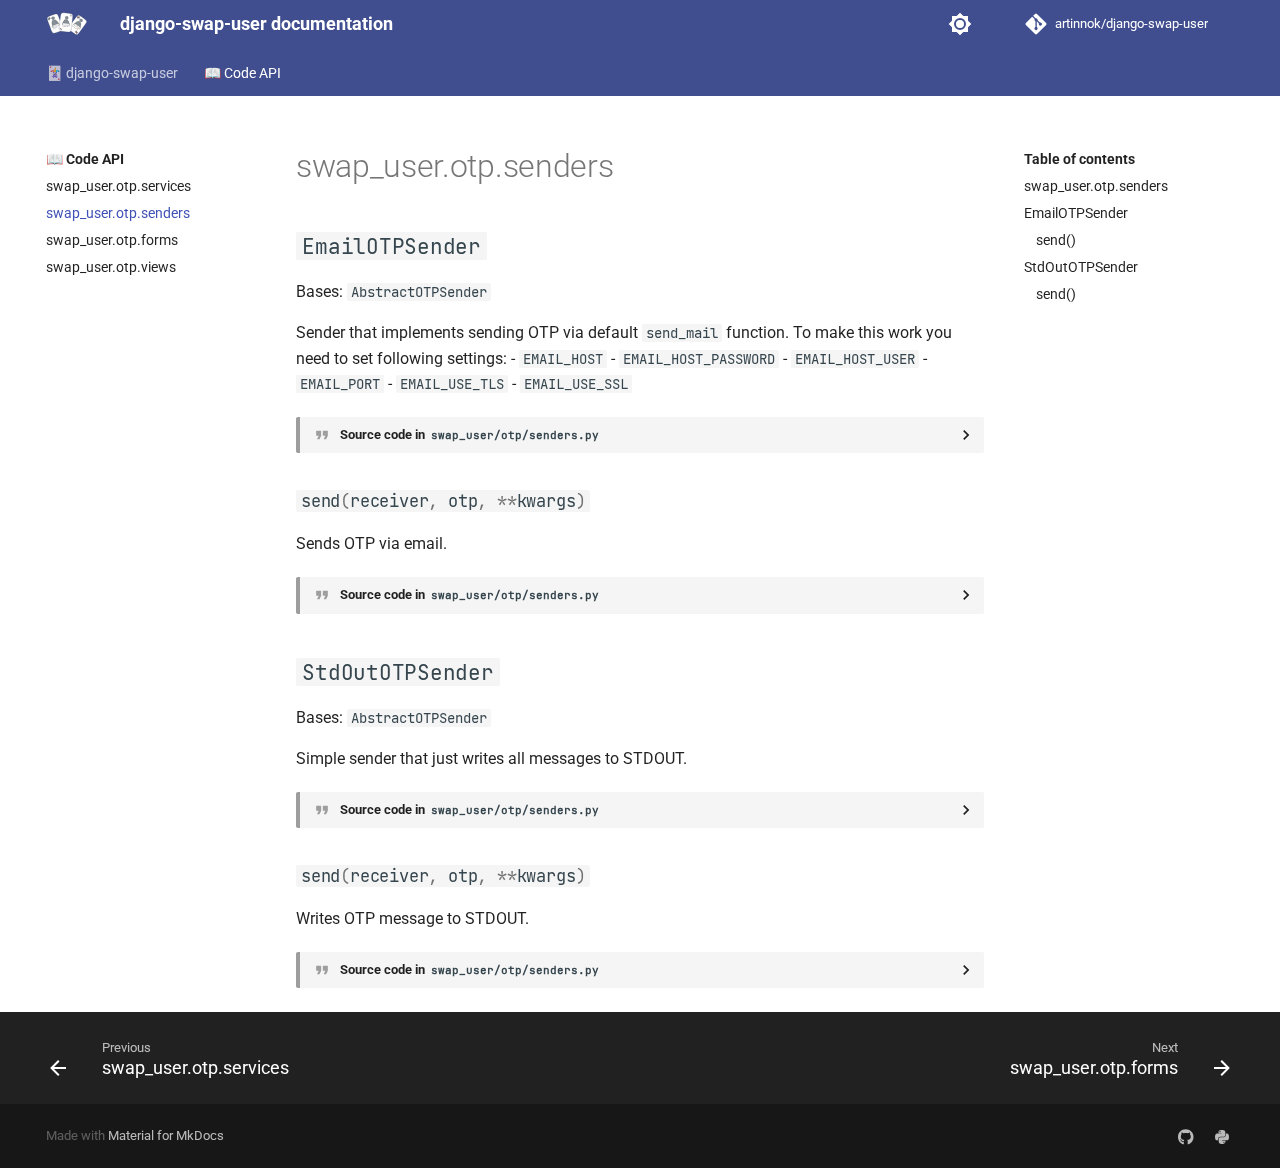
<file: code_api/otp_senders/index.html>
<!doctype html>
<html lang="en" class="no-js">
  <head>
    
      <meta charset="utf-8">
      <meta name="viewport" content="width=device-width,initial-scale=1">
      
      
      
      <link rel="icon" href="../../assets/images/favicon.png">
      <meta name="generator" content="mkdocs-1.3.0, mkdocs-material-8.3.4">
    
    
      
        <title>swap_user.otp.senders - django-swap-user documentation</title>
      
    
    
      <link rel="stylesheet" href="../../assets/stylesheets/main.4a0965b7.min.css">
      
        
        <link rel="stylesheet" href="../../assets/stylesheets/palette.cbb835fc.min.css">
        
      
      
    
    
    
      
        
        
        <link rel="preconnect" href="https://fonts.gstatic.com" crossorigin>
        <link rel="stylesheet" href="https://fonts.googleapis.com/css?family=Roboto:300,300i,400,400i,700,700i%7CRoboto+Mono:400,400i,700,700i&display=fallback">
        <style>:root{--md-text-font:"Roboto";--md-code-font:"Roboto Mono"}</style>
      
    
    
      <link rel="stylesheet" href="../../assets/_mkdocstrings.css">
    
      <link rel="stylesheet" href="../../stylesheets/extra.css">
    
      <link rel="stylesheet" href="../../stylesheets/termynal.css">
    
      <link rel="stylesheet" href="../../stylesheets/custom.css">
    
    <script>__md_scope=new URL("../..",location),__md_get=(e,_=localStorage,t=__md_scope)=>JSON.parse(_.getItem(t.pathname+"."+e)),__md_set=(e,_,t=localStorage,a=__md_scope)=>{try{t.setItem(a.pathname+"."+e,JSON.stringify(_))}catch(e){}}</script>
    
      

    
    
  </head>
  
  
    
    
      
    
    
    
    
    <body dir="ltr" data-md-color-scheme="special" data-md-color-primary="" data-md-color-accent="">
  
    
    
      <script>var palette=__md_get("__palette");if(palette&&"object"==typeof palette.color)for(var key of Object.keys(palette.color))document.body.setAttribute("data-md-color-"+key,palette.color[key])</script>
    
    <input class="md-toggle" data-md-toggle="drawer" type="checkbox" id="__drawer" autocomplete="off">
    <input class="md-toggle" data-md-toggle="search" type="checkbox" id="__search" autocomplete="off">
    <label class="md-overlay" for="__drawer"></label>
    <div data-md-component="skip">
      
        
        <a href="#swap_user.otp.senders" class="md-skip">
          Skip to content
        </a>
      
    </div>
    <div data-md-component="announce">
      
    </div>
    
    
      

<header class="md-header" data-md-component="header">
  <nav class="md-header__inner md-grid" aria-label="Header">
    <a href="../.." title="django-swap-user documentation" class="md-header__button md-logo" aria-label="django-swap-user documentation" data-md-component="logo">
      
  <img src="../../media/images/django-swap-user-logo.svg" alt="logo">

    </a>
    <label class="md-header__button md-icon" for="__drawer">
      <svg xmlns="http://www.w3.org/2000/svg" viewBox="0 0 24 24"><path d="M3 6h18v2H3V6m0 5h18v2H3v-2m0 5h18v2H3v-2Z"/></svg>
    </label>
    <div class="md-header__title" data-md-component="header-title">
      <div class="md-header__ellipsis">
        <div class="md-header__topic">
          <span class="md-ellipsis">
            django-swap-user documentation
          </span>
        </div>
        <div class="md-header__topic" data-md-component="header-topic">
          <span class="md-ellipsis">
            
              swap_user.otp.senders
            
          </span>
        </div>
      </div>
    </div>
    
      <form class="md-header__option" data-md-component="palette">
        
          
          
          <input class="md-option" data-md-color-media="(prefers-color-scheme: light)" data-md-color-scheme="special" data-md-color-primary="" data-md-color-accent=""  aria-label="Switch to dark mode"  type="radio" name="__palette" id="__palette_1">
          
            <label class="md-header__button md-icon" title="Switch to dark mode" for="__palette_2" hidden>
              <svg xmlns="http://www.w3.org/2000/svg" viewBox="0 0 24 24"><path d="M12 8a4 4 0 0 0-4 4 4 4 0 0 0 4 4 4 4 0 0 0 4-4 4 4 0 0 0-4-4m0 10a6 6 0 0 1-6-6 6 6 0 0 1 6-6 6 6 0 0 1 6 6 6 6 0 0 1-6 6m8-9.31V4h-4.69L12 .69 8.69 4H4v4.69L.69 12 4 15.31V20h4.69L12 23.31 15.31 20H20v-4.69L23.31 12 20 8.69Z"/></svg>
            </label>
          
        
          
          
          <input class="md-option" data-md-color-media="(prefers-color-scheme: dark)" data-md-color-scheme="slate" data-md-color-primary="" data-md-color-accent=""  aria-label="Switch to system preference"  type="radio" name="__palette" id="__palette_2">
          
            <label class="md-header__button md-icon" title="Switch to system preference" for="__palette_1" hidden>
              <svg xmlns="http://www.w3.org/2000/svg" viewBox="0 0 24 24"><path d="M12 18c-.89 0-1.74-.2-2.5-.55C11.56 16.5 13 14.42 13 12c0-2.42-1.44-4.5-3.5-5.45C10.26 6.2 11.11 6 12 6a6 6 0 0 1 6 6 6 6 0 0 1-6 6m8-9.31V4h-4.69L12 .69 8.69 4H4v4.69L.69 12 4 15.31V20h4.69L12 23.31 15.31 20H20v-4.69L23.31 12 20 8.69Z"/></svg>
            </label>
          
        
      </form>
    
    
    
    
      <div class="md-header__source">
        <a href="https://github.com/artinnok/django-swap-user" title="Go to repository" class="md-source" data-md-component="source">
  <div class="md-source__icon md-icon">
    
    <svg xmlns="http://www.w3.org/2000/svg" viewBox="0 0 448 512"><!--! Font Awesome Free 6.1.1 by @fontawesome - https://fontawesome.com License - https://fontawesome.com/license/free (Icons: CC BY 4.0, Fonts: SIL OFL 1.1, Code: MIT License) Copyright 2022 Fonticons, Inc.--><path d="M439.55 236.05 244 40.45a28.87 28.87 0 0 0-40.81 0l-40.66 40.63 51.52 51.52c27.06-9.14 52.68 16.77 43.39 43.68l49.66 49.66c34.23-11.8 61.18 31 35.47 56.69-26.49 26.49-70.21-2.87-56-37.34L240.22 199v121.85c25.3 12.54 22.26 41.85 9.08 55a34.34 34.34 0 0 1-48.55 0c-17.57-17.6-11.07-46.91 11.25-56v-123c-20.8-8.51-24.6-30.74-18.64-45L142.57 101 8.45 235.14a28.86 28.86 0 0 0 0 40.81l195.61 195.6a28.86 28.86 0 0 0 40.8 0l194.69-194.69a28.86 28.86 0 0 0 0-40.81z"/></svg>
  </div>
  <div class="md-source__repository">
    artinnok/django-swap-user
  </div>
</a>
      </div>
    
  </nav>
  
</header>
    
    <div class="md-container" data-md-component="container">
      
      
        
          
            
<nav class="md-tabs" aria-label="Tabs" data-md-component="tabs">
  <div class="md-tabs__inner md-grid">
    <ul class="md-tabs__list">
      
        
  
  


  
  
  
    <li class="md-tabs__item">
      <a href="../.." class="md-tabs__link">
        🃏 django-swap-user
      </a>
    </li>
  

      
        
  
  
    
  


  
  
  
    <li class="md-tabs__item">
      <a href="../otp_services/" class="md-tabs__link md-tabs__link--active">
        📖 Code API
      </a>
    </li>
  

      
    </ul>
  </div>
</nav>
          
        
      
      <main class="md-main" data-md-component="main">
        <div class="md-main__inner md-grid">
          
            
              
              <div class="md-sidebar md-sidebar--primary" data-md-component="sidebar" data-md-type="navigation" >
                <div class="md-sidebar__scrollwrap">
                  <div class="md-sidebar__inner">
                    

  


<nav class="md-nav md-nav--primary md-nav--lifted" aria-label="Navigation" data-md-level="0">
  <label class="md-nav__title" for="__drawer">
    <a href="../.." title="django-swap-user documentation" class="md-nav__button md-logo" aria-label="django-swap-user documentation" data-md-component="logo">
      
  <img src="../../media/images/django-swap-user-logo.svg" alt="logo">

    </a>
    django-swap-user documentation
  </label>
  
    <div class="md-nav__source">
      <a href="https://github.com/artinnok/django-swap-user" title="Go to repository" class="md-source" data-md-component="source">
  <div class="md-source__icon md-icon">
    
    <svg xmlns="http://www.w3.org/2000/svg" viewBox="0 0 448 512"><!--! Font Awesome Free 6.1.1 by @fontawesome - https://fontawesome.com License - https://fontawesome.com/license/free (Icons: CC BY 4.0, Fonts: SIL OFL 1.1, Code: MIT License) Copyright 2022 Fonticons, Inc.--><path d="M439.55 236.05 244 40.45a28.87 28.87 0 0 0-40.81 0l-40.66 40.63 51.52 51.52c27.06-9.14 52.68 16.77 43.39 43.68l49.66 49.66c34.23-11.8 61.18 31 35.47 56.69-26.49 26.49-70.21-2.87-56-37.34L240.22 199v121.85c25.3 12.54 22.26 41.85 9.08 55a34.34 34.34 0 0 1-48.55 0c-17.57-17.6-11.07-46.91 11.25-56v-123c-20.8-8.51-24.6-30.74-18.64-45L142.57 101 8.45 235.14a28.86 28.86 0 0 0 0 40.81l195.61 195.6a28.86 28.86 0 0 0 40.8 0l194.69-194.69a28.86 28.86 0 0 0 0-40.81z"/></svg>
  </div>
  <div class="md-source__repository">
    artinnok/django-swap-user
  </div>
</a>
    </div>
  
  <ul class="md-nav__list" data-md-scrollfix>
    
      
      
      

  
  
  
    
    <li class="md-nav__item md-nav__item--nested">
      
      
        <input class="md-nav__toggle md-toggle" data-md-toggle="__nav_1" type="checkbox" id="__nav_1" >
      
      
      
        
          
            
          
        
          
        
          
        
          
        
      
      
        
        
        <div class="md-nav__link md-nav__link--index ">
          <a href="../..">🃏 django-swap-user</a>
          
            <label for="__nav_1">
              <span class="md-nav__icon md-icon"></span>
            </label>
          
        </div>
      
      <nav class="md-nav" aria-label="🃏 django-swap-user" data-md-level="1">
        <label class="md-nav__title" for="__nav_1">
          <span class="md-nav__icon md-icon"></span>
          🃏 django-swap-user
        </label>
        <ul class="md-nav__list" data-md-scrollfix>
          
            
          
            
              
  
  
  
    <li class="md-nav__item">
      <a href="../../swap_models/" class="md-nav__link">
        🔧 swap models
      </a>
    </li>
  

            
          
            
              
  
  
  
    <li class="md-nav__item">
      <a href="../../otp_models/" class="md-nav__link">
        🧨 one time passwords
      </a>
    </li>
  

            
          
            
              
  
  
  
    <li class="md-nav__item">
      <a href="../../settings/" class="md-nav__link">
        ⚙️ settings
      </a>
    </li>
  

            
          
        </ul>
      </nav>
    </li>
  

    
      
      
      

  
  
    
  
  
    
    <li class="md-nav__item md-nav__item--active md-nav__item--nested">
      
      
        <input class="md-nav__toggle md-toggle" data-md-toggle="__nav_2" type="checkbox" id="__nav_2" checked>
      
      
      
        
          
        
          
        
          
        
          
        
      
      
        <label class="md-nav__link" for="__nav_2">
          📖 Code API
          <span class="md-nav__icon md-icon"></span>
        </label>
      
      <nav class="md-nav" aria-label="📖 Code API" data-md-level="1">
        <label class="md-nav__title" for="__nav_2">
          <span class="md-nav__icon md-icon"></span>
          📖 Code API
        </label>
        <ul class="md-nav__list" data-md-scrollfix>
          
            
              
  
  
  
    <li class="md-nav__item">
      <a href="../otp_services/" class="md-nav__link">
        swap_user.otp.services
      </a>
    </li>
  

            
          
            
              
  
  
    
  
  
    <li class="md-nav__item md-nav__item--active">
      
      <input class="md-nav__toggle md-toggle" data-md-toggle="toc" type="checkbox" id="__toc">
      
      
      
        <label class="md-nav__link md-nav__link--active" for="__toc">
          swap_user.otp.senders
          <span class="md-nav__icon md-icon"></span>
        </label>
      
      <a href="./" class="md-nav__link md-nav__link--active">
        swap_user.otp.senders
      </a>
      
        

<nav class="md-nav md-nav--secondary" aria-label="Table of contents">
  
  
  
  
    <label class="md-nav__title" for="__toc">
      <span class="md-nav__icon md-icon"></span>
      Table of contents
    </label>
    <ul class="md-nav__list" data-md-component="toc" data-md-scrollfix>
      
        <li class="md-nav__item">
  <a href="#swap_user.otp.senders" class="md-nav__link">
    swap_user.otp.senders
  </a>
  
</li>
      
        <li class="md-nav__item">
  <a href="#swap_user.otp.senders.EmailOTPSender" class="md-nav__link">
    EmailOTPSender
  </a>
  
    <nav class="md-nav" aria-label="EmailOTPSender">
      <ul class="md-nav__list">
        
          <li class="md-nav__item">
  <a href="#swap_user.otp.senders.EmailOTPSender.send" class="md-nav__link">
    send()
  </a>
  
</li>
        
      </ul>
    </nav>
  
</li>
      
        <li class="md-nav__item">
  <a href="#swap_user.otp.senders.StdOutOTPSender" class="md-nav__link">
    StdOutOTPSender
  </a>
  
    <nav class="md-nav" aria-label="StdOutOTPSender">
      <ul class="md-nav__list">
        
          <li class="md-nav__item">
  <a href="#swap_user.otp.senders.StdOutOTPSender.send" class="md-nav__link">
    send()
  </a>
  
</li>
        
      </ul>
    </nav>
  
</li>
      
    </ul>
  
</nav>
      
    </li>
  

            
          
            
              
  
  
  
    <li class="md-nav__item">
      <a href="../otp_forms/" class="md-nav__link">
        swap_user.otp.forms
      </a>
    </li>
  

            
          
            
              
  
  
  
    <li class="md-nav__item">
      <a href="../otp_views/" class="md-nav__link">
        swap_user.otp.views
      </a>
    </li>
  

            
          
        </ul>
      </nav>
    </li>
  

    
  </ul>
</nav>
                  </div>
                </div>
              </div>
            
            
              
              <div class="md-sidebar md-sidebar--secondary" data-md-component="sidebar" data-md-type="toc" >
                <div class="md-sidebar__scrollwrap">
                  <div class="md-sidebar__inner">
                    

<nav class="md-nav md-nav--secondary" aria-label="Table of contents">
  
  
  
  
    <label class="md-nav__title" for="__toc">
      <span class="md-nav__icon md-icon"></span>
      Table of contents
    </label>
    <ul class="md-nav__list" data-md-component="toc" data-md-scrollfix>
      
        <li class="md-nav__item">
  <a href="#swap_user.otp.senders" class="md-nav__link">
    swap_user.otp.senders
  </a>
  
</li>
      
        <li class="md-nav__item">
  <a href="#swap_user.otp.senders.EmailOTPSender" class="md-nav__link">
    EmailOTPSender
  </a>
  
    <nav class="md-nav" aria-label="EmailOTPSender">
      <ul class="md-nav__list">
        
          <li class="md-nav__item">
  <a href="#swap_user.otp.senders.EmailOTPSender.send" class="md-nav__link">
    send()
  </a>
  
</li>
        
      </ul>
    </nav>
  
</li>
      
        <li class="md-nav__item">
  <a href="#swap_user.otp.senders.StdOutOTPSender" class="md-nav__link">
    StdOutOTPSender
  </a>
  
    <nav class="md-nav" aria-label="StdOutOTPSender">
      <ul class="md-nav__list">
        
          <li class="md-nav__item">
  <a href="#swap_user.otp.senders.StdOutOTPSender.send" class="md-nav__link">
    send()
  </a>
  
</li>
        
      </ul>
    </nav>
  
</li>
      
    </ul>
  
</nav>
                  </div>
                </div>
              </div>
            
          
          <div class="md-content" data-md-component="content">
            <article class="md-content__inner md-typeset">
              
                


  <h1>swap_user.otp.senders</h1>

<div class="doc doc-object doc-module">


<a id="swap_user.otp.senders"></a>
  <div class="doc doc-contents first">

  

  <div class="doc doc-children">








<div class="doc doc-object doc-class">



<h2 id="swap_user.otp.senders.EmailOTPSender" class="doc doc-heading">
        <code>EmailOTPSender</code>


<a href="#swap_user.otp.senders.EmailOTPSender" class="headerlink" title="Permanent link">&para;</a></h2>


  <div class="doc doc-contents ">
      <p class="doc doc-class-bases">
        Bases: <code><span title="swap_user.base_senders.AbstractOTPSender">AbstractOTPSender</span></code></p>

  
      <p>Sender that implements sending OTP via default <code>send_mail</code>
function. To make this work you need to set following settings:
    - <code>EMAIL_HOST</code>
    - <code>EMAIL_HOST_PASSWORD</code>
    - <code>EMAIL_HOST_USER</code>
    - <code>EMAIL_PORT</code>
    - <code>EMAIL_USE_TLS</code>
    - <code>EMAIL_USE_SSL</code></p>


        <details class="quote">
          <summary>Source code in <code>swap_user/otp/senders.py</code></summary>
          <div class="highlight"><table class="highlighttable"><tr><td class="linenos"><div class="linenodiv"><pre><span></span><span class="normal"><a href="#__codelineno-0-30">30</a></span>
<span class="normal"><a href="#__codelineno-0-31">31</a></span>
<span class="normal"><a href="#__codelineno-0-32">32</a></span>
<span class="normal"><a href="#__codelineno-0-33">33</a></span>
<span class="normal"><a href="#__codelineno-0-34">34</a></span>
<span class="normal"><a href="#__codelineno-0-35">35</a></span>
<span class="normal"><a href="#__codelineno-0-36">36</a></span>
<span class="normal"><a href="#__codelineno-0-37">37</a></span>
<span class="normal"><a href="#__codelineno-0-38">38</a></span>
<span class="normal"><a href="#__codelineno-0-39">39</a></span>
<span class="normal"><a href="#__codelineno-0-40">40</a></span>
<span class="normal"><a href="#__codelineno-0-41">41</a></span>
<span class="normal"><a href="#__codelineno-0-42">42</a></span>
<span class="normal"><a href="#__codelineno-0-43">43</a></span>
<span class="normal"><a href="#__codelineno-0-44">44</a></span>
<span class="normal"><a href="#__codelineno-0-45">45</a></span>
<span class="normal"><a href="#__codelineno-0-46">46</a></span>
<span class="normal"><a href="#__codelineno-0-47">47</a></span>
<span class="normal"><a href="#__codelineno-0-48">48</a></span>
<span class="normal"><a href="#__codelineno-0-49">49</a></span>
<span class="normal"><a href="#__codelineno-0-50">50</a></span>
<span class="normal"><a href="#__codelineno-0-51">51</a></span>
<span class="normal"><a href="#__codelineno-0-52">52</a></span>
<span class="normal"><a href="#__codelineno-0-53">53</a></span>
<span class="normal"><a href="#__codelineno-0-54">54</a></span>
<span class="normal"><a href="#__codelineno-0-55">55</a></span>
<span class="normal"><a href="#__codelineno-0-56">56</a></span>
<span class="normal"><a href="#__codelineno-0-57">57</a></span>
<span class="normal"><a href="#__codelineno-0-58">58</a></span>
<span class="normal"><a href="#__codelineno-0-59">59</a></span>
<span class="normal"><a href="#__codelineno-0-60">60</a></span>
<span class="normal"><a href="#__codelineno-0-61">61</a></span>
<span class="normal"><a href="#__codelineno-0-62">62</a></span>
<span class="normal"><a href="#__codelineno-0-63">63</a></span>
<span class="normal"><a href="#__codelineno-0-64">64</a></span></pre></div></td><td class="code"><div><pre><span></span><code><a id="__codelineno-0-30" name="__codelineno-0-30"></a><span class="k">class</span> <span class="nc">EmailOTPSender</span><span class="p">(</span><span class="n">AbstractOTPSender</span><span class="p">):</span>
<a id="__codelineno-0-31" name="__codelineno-0-31"></a>    <span class="sd">&quot;&quot;&quot;</span>
<a id="__codelineno-0-32" name="__codelineno-0-32"></a><span class="sd">    Sender that implements sending OTP via default `send_mail`</span>
<a id="__codelineno-0-33" name="__codelineno-0-33"></a><span class="sd">    function. To make this work you need to set following settings:</span>
<a id="__codelineno-0-34" name="__codelineno-0-34"></a><span class="sd">        - `EMAIL_HOST`</span>
<a id="__codelineno-0-35" name="__codelineno-0-35"></a><span class="sd">        - `EMAIL_HOST_PASSWORD`</span>
<a id="__codelineno-0-36" name="__codelineno-0-36"></a><span class="sd">        - `EMAIL_HOST_USER`</span>
<a id="__codelineno-0-37" name="__codelineno-0-37"></a><span class="sd">        - `EMAIL_PORT`</span>
<a id="__codelineno-0-38" name="__codelineno-0-38"></a><span class="sd">        - `EMAIL_USE_TLS`</span>
<a id="__codelineno-0-39" name="__codelineno-0-39"></a><span class="sd">        - `EMAIL_USE_SSL`</span>
<a id="__codelineno-0-40" name="__codelineno-0-40"></a><span class="sd">    &quot;&quot;&quot;</span>
<a id="__codelineno-0-41" name="__codelineno-0-41"></a>
<a id="__codelineno-0-42" name="__codelineno-0-42"></a>    <span class="k">def</span> <span class="nf">send</span><span class="p">(</span><span class="bp">self</span><span class="p">,</span> <span class="n">receiver</span><span class="p">:</span> <span class="nb">str</span><span class="p">,</span> <span class="n">otp</span><span class="p">:</span> <span class="nb">str</span><span class="p">,</span> <span class="o">**</span><span class="n">kwargs</span><span class="p">):</span>
<a id="__codelineno-0-43" name="__codelineno-0-43"></a>        <span class="sd">&quot;&quot;&quot;</span>
<a id="__codelineno-0-44" name="__codelineno-0-44"></a><span class="sd">        Sends OTP via email.</span>
<a id="__codelineno-0-45" name="__codelineno-0-45"></a><span class="sd">        &quot;&quot;&quot;</span>
<a id="__codelineno-0-46" name="__codelineno-0-46"></a>
<a id="__codelineno-0-47" name="__codelineno-0-47"></a>        <span class="n">subject</span> <span class="o">=</span> <span class="n">_</span><span class="p">(</span><span class="s2">&quot;OTP&quot;</span><span class="p">)</span>
<a id="__codelineno-0-48" name="__codelineno-0-48"></a>        <span class="n">message</span> <span class="o">=</span> <span class="bp">self</span><span class="o">.</span><span class="n">_render_message</span><span class="p">(</span><span class="n">otp</span><span class="p">)</span>
<a id="__codelineno-0-49" name="__codelineno-0-49"></a>        <span class="n">from_email</span> <span class="o">=</span> <span class="bp">self</span><span class="o">.</span><span class="n">_get_from_email</span><span class="p">()</span>
<a id="__codelineno-0-50" name="__codelineno-0-50"></a>        <span class="n">recipient_list</span> <span class="o">=</span> <span class="p">[</span><span class="n">receiver</span><span class="p">]</span>
<a id="__codelineno-0-51" name="__codelineno-0-51"></a>
<a id="__codelineno-0-52" name="__codelineno-0-52"></a>        <span class="n">send_mail</span><span class="p">(</span>
<a id="__codelineno-0-53" name="__codelineno-0-53"></a>            <span class="n">subject</span><span class="o">=</span><span class="n">subject</span><span class="p">,</span> <span class="n">message</span><span class="o">=</span><span class="n">message</span><span class="p">,</span> <span class="n">from_email</span><span class="o">=</span><span class="n">from_email</span><span class="p">,</span> <span class="n">recipient_list</span><span class="o">=</span><span class="n">recipient_list</span><span class="p">,</span>
<a id="__codelineno-0-54" name="__codelineno-0-54"></a>        <span class="p">)</span>
<a id="__codelineno-0-55" name="__codelineno-0-55"></a>
<a id="__codelineno-0-56" name="__codelineno-0-56"></a>    <span class="k">def</span> <span class="nf">_render_message</span><span class="p">(</span><span class="bp">self</span><span class="p">,</span> <span class="n">otp</span><span class="p">:</span> <span class="nb">str</span><span class="p">,</span> <span class="o">**</span><span class="n">kwargs</span><span class="p">):</span>
<a id="__codelineno-0-57" name="__codelineno-0-57"></a>        <span class="k">return</span> <span class="sa">f</span><span class="s2">&quot;OTP: </span><span class="si">{</span><span class="n">otp</span><span class="si">}</span><span class="s2">&quot;</span>
<a id="__codelineno-0-58" name="__codelineno-0-58"></a>
<a id="__codelineno-0-59" name="__codelineno-0-59"></a>    <span class="k">def</span> <span class="nf">_get_from_email</span><span class="p">(</span><span class="bp">self</span><span class="p">):</span>
<a id="__codelineno-0-60" name="__codelineno-0-60"></a>        <span class="sd">&quot;&quot;&quot;</span>
<a id="__codelineno-0-61" name="__codelineno-0-61"></a><span class="sd">        Override this, if your settings are differs from this.</span>
<a id="__codelineno-0-62" name="__codelineno-0-62"></a><span class="sd">        &quot;&quot;&quot;</span>
<a id="__codelineno-0-63" name="__codelineno-0-63"></a>
<a id="__codelineno-0-64" name="__codelineno-0-64"></a>        <span class="k">return</span> <span class="n">settings</span><span class="o">.</span><span class="n">EMAIL_HOST_USER</span>
</code></pre></div></td></tr></table></div>
        </details>

  

  <div class="doc doc-children">









<div class="doc doc-object doc-function">



<h3 id="swap_user.otp.senders.EmailOTPSender.send" class="doc doc-heading">
<code class="highlight language-python"><span class="n">send</span><span class="p">(</span><span class="n">receiver</span><span class="p">,</span> <span class="n">otp</span><span class="p">,</span> <span class="o">**</span><span class="n">kwargs</span><span class="p">)</span></code>

<a href="#swap_user.otp.senders.EmailOTPSender.send" class="headerlink" title="Permanent link">&para;</a></h3>


  <div class="doc doc-contents ">
  
      <p>Sends OTP via email.</p>

      <details class="quote">
        <summary>Source code in <code>swap_user/otp/senders.py</code></summary>
        <div class="highlight"><table class="highlighttable"><tr><td class="linenos"><div class="linenodiv"><pre><span></span><span class="normal"><a href="#__codelineno-0-42">42</a></span>
<span class="normal"><a href="#__codelineno-0-43">43</a></span>
<span class="normal"><a href="#__codelineno-0-44">44</a></span>
<span class="normal"><a href="#__codelineno-0-45">45</a></span>
<span class="normal"><a href="#__codelineno-0-46">46</a></span>
<span class="normal"><a href="#__codelineno-0-47">47</a></span>
<span class="normal"><a href="#__codelineno-0-48">48</a></span>
<span class="normal"><a href="#__codelineno-0-49">49</a></span>
<span class="normal"><a href="#__codelineno-0-50">50</a></span>
<span class="normal"><a href="#__codelineno-0-51">51</a></span>
<span class="normal"><a href="#__codelineno-0-52">52</a></span>
<span class="normal"><a href="#__codelineno-0-53">53</a></span>
<span class="normal"><a href="#__codelineno-0-54">54</a></span></pre></div></td><td class="code"><div><pre><span></span><code><a id="__codelineno-0-42" name="__codelineno-0-42"></a><span class="k">def</span> <span class="nf">send</span><span class="p">(</span><span class="bp">self</span><span class="p">,</span> <span class="n">receiver</span><span class="p">:</span> <span class="nb">str</span><span class="p">,</span> <span class="n">otp</span><span class="p">:</span> <span class="nb">str</span><span class="p">,</span> <span class="o">**</span><span class="n">kwargs</span><span class="p">):</span>
<a id="__codelineno-0-43" name="__codelineno-0-43"></a>    <span class="sd">&quot;&quot;&quot;</span>
<a id="__codelineno-0-44" name="__codelineno-0-44"></a><span class="sd">    Sends OTP via email.</span>
<a id="__codelineno-0-45" name="__codelineno-0-45"></a><span class="sd">    &quot;&quot;&quot;</span>
<a id="__codelineno-0-46" name="__codelineno-0-46"></a>
<a id="__codelineno-0-47" name="__codelineno-0-47"></a>    <span class="n">subject</span> <span class="o">=</span> <span class="n">_</span><span class="p">(</span><span class="s2">&quot;OTP&quot;</span><span class="p">)</span>
<a id="__codelineno-0-48" name="__codelineno-0-48"></a>    <span class="n">message</span> <span class="o">=</span> <span class="bp">self</span><span class="o">.</span><span class="n">_render_message</span><span class="p">(</span><span class="n">otp</span><span class="p">)</span>
<a id="__codelineno-0-49" name="__codelineno-0-49"></a>    <span class="n">from_email</span> <span class="o">=</span> <span class="bp">self</span><span class="o">.</span><span class="n">_get_from_email</span><span class="p">()</span>
<a id="__codelineno-0-50" name="__codelineno-0-50"></a>    <span class="n">recipient_list</span> <span class="o">=</span> <span class="p">[</span><span class="n">receiver</span><span class="p">]</span>
<a id="__codelineno-0-51" name="__codelineno-0-51"></a>
<a id="__codelineno-0-52" name="__codelineno-0-52"></a>    <span class="n">send_mail</span><span class="p">(</span>
<a id="__codelineno-0-53" name="__codelineno-0-53"></a>        <span class="n">subject</span><span class="o">=</span><span class="n">subject</span><span class="p">,</span> <span class="n">message</span><span class="o">=</span><span class="n">message</span><span class="p">,</span> <span class="n">from_email</span><span class="o">=</span><span class="n">from_email</span><span class="p">,</span> <span class="n">recipient_list</span><span class="o">=</span><span class="n">recipient_list</span><span class="p">,</span>
<a id="__codelineno-0-54" name="__codelineno-0-54"></a>    <span class="p">)</span>
</code></pre></div></td></tr></table></div>
      </details>
  </div>

</div>



  </div>

  </div>

</div>

<div class="doc doc-object doc-class">



<h2 id="swap_user.otp.senders.StdOutOTPSender" class="doc doc-heading">
        <code>StdOutOTPSender</code>


<a href="#swap_user.otp.senders.StdOutOTPSender" class="headerlink" title="Permanent link">&para;</a></h2>


  <div class="doc doc-contents ">
      <p class="doc doc-class-bases">
        Bases: <code><span title="swap_user.base_senders.AbstractOTPSender">AbstractOTPSender</span></code></p>

  
      <p>Simple sender that just writes all messages to STDOUT.</p>


        <details class="quote">
          <summary>Source code in <code>swap_user/otp/senders.py</code></summary>
          <div class="highlight"><table class="highlighttable"><tr><td class="linenos"><div class="linenodiv"><pre><span></span><span class="normal"><a href="#__codelineno-0-13">13</a></span>
<span class="normal"><a href="#__codelineno-0-14">14</a></span>
<span class="normal"><a href="#__codelineno-0-15">15</a></span>
<span class="normal"><a href="#__codelineno-0-16">16</a></span>
<span class="normal"><a href="#__codelineno-0-17">17</a></span>
<span class="normal"><a href="#__codelineno-0-18">18</a></span>
<span class="normal"><a href="#__codelineno-0-19">19</a></span>
<span class="normal"><a href="#__codelineno-0-20">20</a></span>
<span class="normal"><a href="#__codelineno-0-21">21</a></span>
<span class="normal"><a href="#__codelineno-0-22">22</a></span>
<span class="normal"><a href="#__codelineno-0-23">23</a></span>
<span class="normal"><a href="#__codelineno-0-24">24</a></span>
<span class="normal"><a href="#__codelineno-0-25">25</a></span>
<span class="normal"><a href="#__codelineno-0-26">26</a></span>
<span class="normal"><a href="#__codelineno-0-27">27</a></span></pre></div></td><td class="code"><div><pre><span></span><code><a id="__codelineno-0-13" name="__codelineno-0-13"></a><span class="k">class</span> <span class="nc">StdOutOTPSender</span><span class="p">(</span><span class="n">AbstractOTPSender</span><span class="p">):</span>
<a id="__codelineno-0-14" name="__codelineno-0-14"></a>    <span class="sd">&quot;&quot;&quot;</span>
<a id="__codelineno-0-15" name="__codelineno-0-15"></a><span class="sd">    Simple sender that just writes all messages to STDOUT.</span>
<a id="__codelineno-0-16" name="__codelineno-0-16"></a><span class="sd">    &quot;&quot;&quot;</span>
<a id="__codelineno-0-17" name="__codelineno-0-17"></a>
<a id="__codelineno-0-18" name="__codelineno-0-18"></a>    <span class="k">def</span> <span class="nf">send</span><span class="p">(</span><span class="bp">self</span><span class="p">,</span> <span class="n">receiver</span><span class="p">:</span> <span class="nb">str</span><span class="p">,</span> <span class="n">otp</span><span class="p">:</span> <span class="nb">str</span><span class="p">,</span> <span class="o">**</span><span class="n">kwargs</span><span class="p">):</span>
<a id="__codelineno-0-19" name="__codelineno-0-19"></a>        <span class="sd">&quot;&quot;&quot;</span>
<a id="__codelineno-0-20" name="__codelineno-0-20"></a><span class="sd">        Writes OTP message to STDOUT.</span>
<a id="__codelineno-0-21" name="__codelineno-0-21"></a><span class="sd">        &quot;&quot;&quot;</span>
<a id="__codelineno-0-22" name="__codelineno-0-22"></a>
<a id="__codelineno-0-23" name="__codelineno-0-23"></a>        <span class="n">message</span> <span class="o">=</span> <span class="bp">self</span><span class="o">.</span><span class="n">_render_message</span><span class="p">(</span><span class="n">otp</span><span class="p">)</span>
<a id="__codelineno-0-24" name="__codelineno-0-24"></a>        <span class="n">logger</span><span class="o">.</span><span class="n">info</span><span class="p">(</span><span class="n">message</span><span class="p">)</span>
<a id="__codelineno-0-25" name="__codelineno-0-25"></a>
<a id="__codelineno-0-26" name="__codelineno-0-26"></a>    <span class="k">def</span> <span class="nf">_render_message</span><span class="p">(</span><span class="bp">self</span><span class="p">,</span> <span class="n">otp</span><span class="p">:</span> <span class="nb">str</span><span class="p">,</span> <span class="o">**</span><span class="n">kwargs</span><span class="p">):</span>
<a id="__codelineno-0-27" name="__codelineno-0-27"></a>        <span class="k">return</span> <span class="sa">f</span><span class="s2">&quot;OTP: </span><span class="si">{</span><span class="n">otp</span><span class="si">}</span><span class="s2">&quot;</span>
</code></pre></div></td></tr></table></div>
        </details>

  

  <div class="doc doc-children">









<div class="doc doc-object doc-function">



<h3 id="swap_user.otp.senders.StdOutOTPSender.send" class="doc doc-heading">
<code class="highlight language-python"><span class="n">send</span><span class="p">(</span><span class="n">receiver</span><span class="p">,</span> <span class="n">otp</span><span class="p">,</span> <span class="o">**</span><span class="n">kwargs</span><span class="p">)</span></code>

<a href="#swap_user.otp.senders.StdOutOTPSender.send" class="headerlink" title="Permanent link">&para;</a></h3>


  <div class="doc doc-contents ">
  
      <p>Writes OTP message to STDOUT.</p>

      <details class="quote">
        <summary>Source code in <code>swap_user/otp/senders.py</code></summary>
        <div class="highlight"><table class="highlighttable"><tr><td class="linenos"><div class="linenodiv"><pre><span></span><span class="normal"><a href="#__codelineno-0-18">18</a></span>
<span class="normal"><a href="#__codelineno-0-19">19</a></span>
<span class="normal"><a href="#__codelineno-0-20">20</a></span>
<span class="normal"><a href="#__codelineno-0-21">21</a></span>
<span class="normal"><a href="#__codelineno-0-22">22</a></span>
<span class="normal"><a href="#__codelineno-0-23">23</a></span>
<span class="normal"><a href="#__codelineno-0-24">24</a></span></pre></div></td><td class="code"><div><pre><span></span><code><a id="__codelineno-0-18" name="__codelineno-0-18"></a><span class="k">def</span> <span class="nf">send</span><span class="p">(</span><span class="bp">self</span><span class="p">,</span> <span class="n">receiver</span><span class="p">:</span> <span class="nb">str</span><span class="p">,</span> <span class="n">otp</span><span class="p">:</span> <span class="nb">str</span><span class="p">,</span> <span class="o">**</span><span class="n">kwargs</span><span class="p">):</span>
<a id="__codelineno-0-19" name="__codelineno-0-19"></a>    <span class="sd">&quot;&quot;&quot;</span>
<a id="__codelineno-0-20" name="__codelineno-0-20"></a><span class="sd">    Writes OTP message to STDOUT.</span>
<a id="__codelineno-0-21" name="__codelineno-0-21"></a><span class="sd">    &quot;&quot;&quot;</span>
<a id="__codelineno-0-22" name="__codelineno-0-22"></a>
<a id="__codelineno-0-23" name="__codelineno-0-23"></a>    <span class="n">message</span> <span class="o">=</span> <span class="bp">self</span><span class="o">.</span><span class="n">_render_message</span><span class="p">(</span><span class="n">otp</span><span class="p">)</span>
<a id="__codelineno-0-24" name="__codelineno-0-24"></a>    <span class="n">logger</span><span class="o">.</span><span class="n">info</span><span class="p">(</span><span class="n">message</span><span class="p">)</span>
</code></pre></div></td></tr></table></div>
      </details>
  </div>

</div>



  </div>

  </div>

</div>




  </div>

  </div>

</div>

              
            </article>
            
          </div>
        </div>
        
          <a href="#" class="md-top md-icon" data-md-component="top" hidden>
            <svg xmlns="http://www.w3.org/2000/svg" viewBox="0 0 24 24"><path d="M13 20h-2V8l-5.5 5.5-1.42-1.42L12 4.16l7.92 7.92-1.42 1.42L13 8v12Z"/></svg>
            Back to top
          </a>
        
      </main>
      
        <footer class="md-footer">
  
    
    <nav class="md-footer__inner md-grid" aria-label="Footer" >
      
        
        <a href="../otp_services/" class="md-footer__link md-footer__link--prev" aria-label="Previous: swap_user.otp.services" rel="prev">
          <div class="md-footer__button md-icon">
            <svg xmlns="http://www.w3.org/2000/svg" viewBox="0 0 24 24"><path d="M20 11v2H8l5.5 5.5-1.42 1.42L4.16 12l7.92-7.92L13.5 5.5 8 11h12Z"/></svg>
          </div>
          <div class="md-footer__title">
            <div class="md-ellipsis">
              <span class="md-footer__direction">
                Previous
              </span>
              swap_user.otp.services
            </div>
          </div>
        </a>
      
      
        
        <a href="../otp_forms/" class="md-footer__link md-footer__link--next" aria-label="Next: swap_user.otp.forms" rel="next">
          <div class="md-footer__title">
            <div class="md-ellipsis">
              <span class="md-footer__direction">
                Next
              </span>
              swap_user.otp.forms
            </div>
          </div>
          <div class="md-footer__button md-icon">
            <svg xmlns="http://www.w3.org/2000/svg" viewBox="0 0 24 24"><path d="M4 11v2h12l-5.5 5.5 1.42 1.42L19.84 12l-7.92-7.92L10.5 5.5 16 11H4Z"/></svg>
          </div>
        </a>
      
    </nav>
  
  <div class="md-footer-meta md-typeset">
    <div class="md-footer-meta__inner md-grid">
      <div class="md-copyright">
  
  
    Made with
    <a href="https://squidfunk.github.io/mkdocs-material/" target="_blank" rel="noopener">
      Material for MkDocs
    </a>
  
</div>
      
        <div class="md-social">
  
    
    
      
      
    
    <a href="https://github.com/artinnok/django-swap-user" target="_blank" rel="noopener" title="github.com" class="md-social__link">
      <svg xmlns="http://www.w3.org/2000/svg" viewBox="0 0 496 512"><!--! Font Awesome Free 6.1.1 by @fontawesome - https://fontawesome.com License - https://fontawesome.com/license/free (Icons: CC BY 4.0, Fonts: SIL OFL 1.1, Code: MIT License) Copyright 2022 Fonticons, Inc.--><path d="M165.9 397.4c0 2-2.3 3.6-5.2 3.6-3.3.3-5.6-1.3-5.6-3.6 0-2 2.3-3.6 5.2-3.6 3-.3 5.6 1.3 5.6 3.6zm-31.1-4.5c-.7 2 1.3 4.3 4.3 4.9 2.6 1 5.6 0 6.2-2s-1.3-4.3-4.3-5.2c-2.6-.7-5.5.3-6.2 2.3zm44.2-1.7c-2.9.7-4.9 2.6-4.6 4.9.3 2 2.9 3.3 5.9 2.6 2.9-.7 4.9-2.6 4.6-4.6-.3-1.9-3-3.2-5.9-2.9zM244.8 8C106.1 8 0 113.3 0 252c0 110.9 69.8 205.8 169.5 239.2 12.8 2.3 17.3-5.6 17.3-12.1 0-6.2-.3-40.4-.3-61.4 0 0-70 15-84.7-29.8 0 0-11.4-29.1-27.8-36.6 0 0-22.9-15.7 1.6-15.4 0 0 24.9 2 38.6 25.8 21.9 38.6 58.6 27.5 72.9 20.9 2.3-16 8.8-27.1 16-33.7-55.9-6.2-112.3-14.3-112.3-110.5 0-27.5 7.6-41.3 23.6-58.9-2.6-6.5-11.1-33.3 2.6-67.9 20.9-6.5 69 27 69 27 20-5.6 41.5-8.5 62.8-8.5s42.8 2.9 62.8 8.5c0 0 48.1-33.6 69-27 13.7 34.7 5.2 61.4 2.6 67.9 16 17.7 25.8 31.5 25.8 58.9 0 96.5-58.9 104.2-114.8 110.5 9.2 7.9 17 22.9 17 46.4 0 33.7-.3 75.4-.3 83.6 0 6.5 4.6 14.4 17.3 12.1C428.2 457.8 496 362.9 496 252 496 113.3 383.5 8 244.8 8zM97.2 352.9c-1.3 1-1 3.3.7 5.2 1.6 1.6 3.9 2.3 5.2 1 1.3-1 1-3.3-.7-5.2-1.6-1.6-3.9-2.3-5.2-1zm-10.8-8.1c-.7 1.3.3 2.9 2.3 3.9 1.6 1 3.6.7 4.3-.7.7-1.3-.3-2.9-2.3-3.9-2-.6-3.6-.3-4.3.7zm32.4 35.6c-1.6 1.3-1 4.3 1.3 6.2 2.3 2.3 5.2 2.6 6.5 1 1.3-1.3.7-4.3-1.3-6.2-2.2-2.3-5.2-2.6-6.5-1zm-11.4-14.7c-1.6 1-1.6 3.6 0 5.9 1.6 2.3 4.3 3.3 5.6 2.3 1.6-1.3 1.6-3.9 0-6.2-1.4-2.3-4-3.3-5.6-2z"/></svg>
    </a>
  
    
    
      
      
    
    <a href="https://pypi.org/project/django-swap-user/" target="_blank" rel="noopener" title="pypi.org" class="md-social__link">
      <svg xmlns="http://www.w3.org/2000/svg" viewBox="0 0 448 512"><!--! Font Awesome Free 6.1.1 by @fontawesome - https://fontawesome.com License - https://fontawesome.com/license/free (Icons: CC BY 4.0, Fonts: SIL OFL 1.1, Code: MIT License) Copyright 2022 Fonticons, Inc.--><path d="M439.8 200.5c-7.7-30.9-22.3-54.2-53.4-54.2h-40.1v47.4c0 36.8-31.2 67.8-66.8 67.8H172.7c-29.2 0-53.4 25-53.4 54.3v101.8c0 29 25.2 46 53.4 54.3 33.8 9.9 66.3 11.7 106.8 0 26.9-7.8 53.4-23.5 53.4-54.3v-40.7H226.2v-13.6h160.2c31.1 0 42.6-21.7 53.4-54.2 11.2-33.5 10.7-65.7 0-108.6zM286.2 404c11.1 0 20.1 9.1 20.1 20.3 0 11.3-9 20.4-20.1 20.4-11 0-20.1-9.2-20.1-20.4.1-11.3 9.1-20.3 20.1-20.3zM167.8 248.1h106.8c29.7 0 53.4-24.5 53.4-54.3V91.9c0-29-24.4-50.7-53.4-55.6-35.8-5.9-74.7-5.6-106.8.1-45.2 8-53.4 24.7-53.4 55.6v40.7h106.9v13.6h-147c-31.1 0-58.3 18.7-66.8 54.2-9.8 40.7-10.2 66.1 0 108.6 7.6 31.6 25.7 54.2 56.8 54.2H101v-48.8c0-35.3 30.5-66.4 66.8-66.4zm-6.7-142.6c-11.1 0-20.1-9.1-20.1-20.3.1-11.3 9-20.4 20.1-20.4 11 0 20.1 9.2 20.1 20.4s-9 20.3-20.1 20.3z"/></svg>
    </a>
  
</div>
      
    </div>
  </div>
</footer>
      
    </div>
    <div class="md-dialog" data-md-component="dialog">
      <div class="md-dialog__inner md-typeset"></div>
    </div>
    <script id="__config" type="application/json">{"base": "../..", "features": ["content.code.annotate", "content.tooltips", "navigation.indexes", "navigation.sections", "navigation.tabs", "navigation.top", "navigation.tracking", "search.highlight", "search.share", "search.suggest", "toc.follow"], "search": "../../assets/javascripts/workers/search.85cb4492.min.js", "translations": {"clipboard.copied": "Copied to clipboard", "clipboard.copy": "Copy to clipboard", "search.config.lang": "en", "search.config.pipeline": "trimmer, stopWordFilter", "search.config.separator": "[\\s\\-]+", "search.placeholder": "Search", "search.result.more.one": "1 more on this page", "search.result.more.other": "# more on this page", "search.result.none": "No matching documents", "search.result.one": "1 matching document", "search.result.other": "# matching documents", "search.result.placeholder": "Type to start searching", "search.result.term.missing": "Missing", "select.version.title": "Select version"}}</script>
    
    
      <script src="../../assets/javascripts/bundle.f758a944.min.js"></script>
      
        <script src="../../javascript/termynal.js"></script>
      
        <script src="../../javascript/custom.js"></script>
      
    
  </body>
</html>
</file>
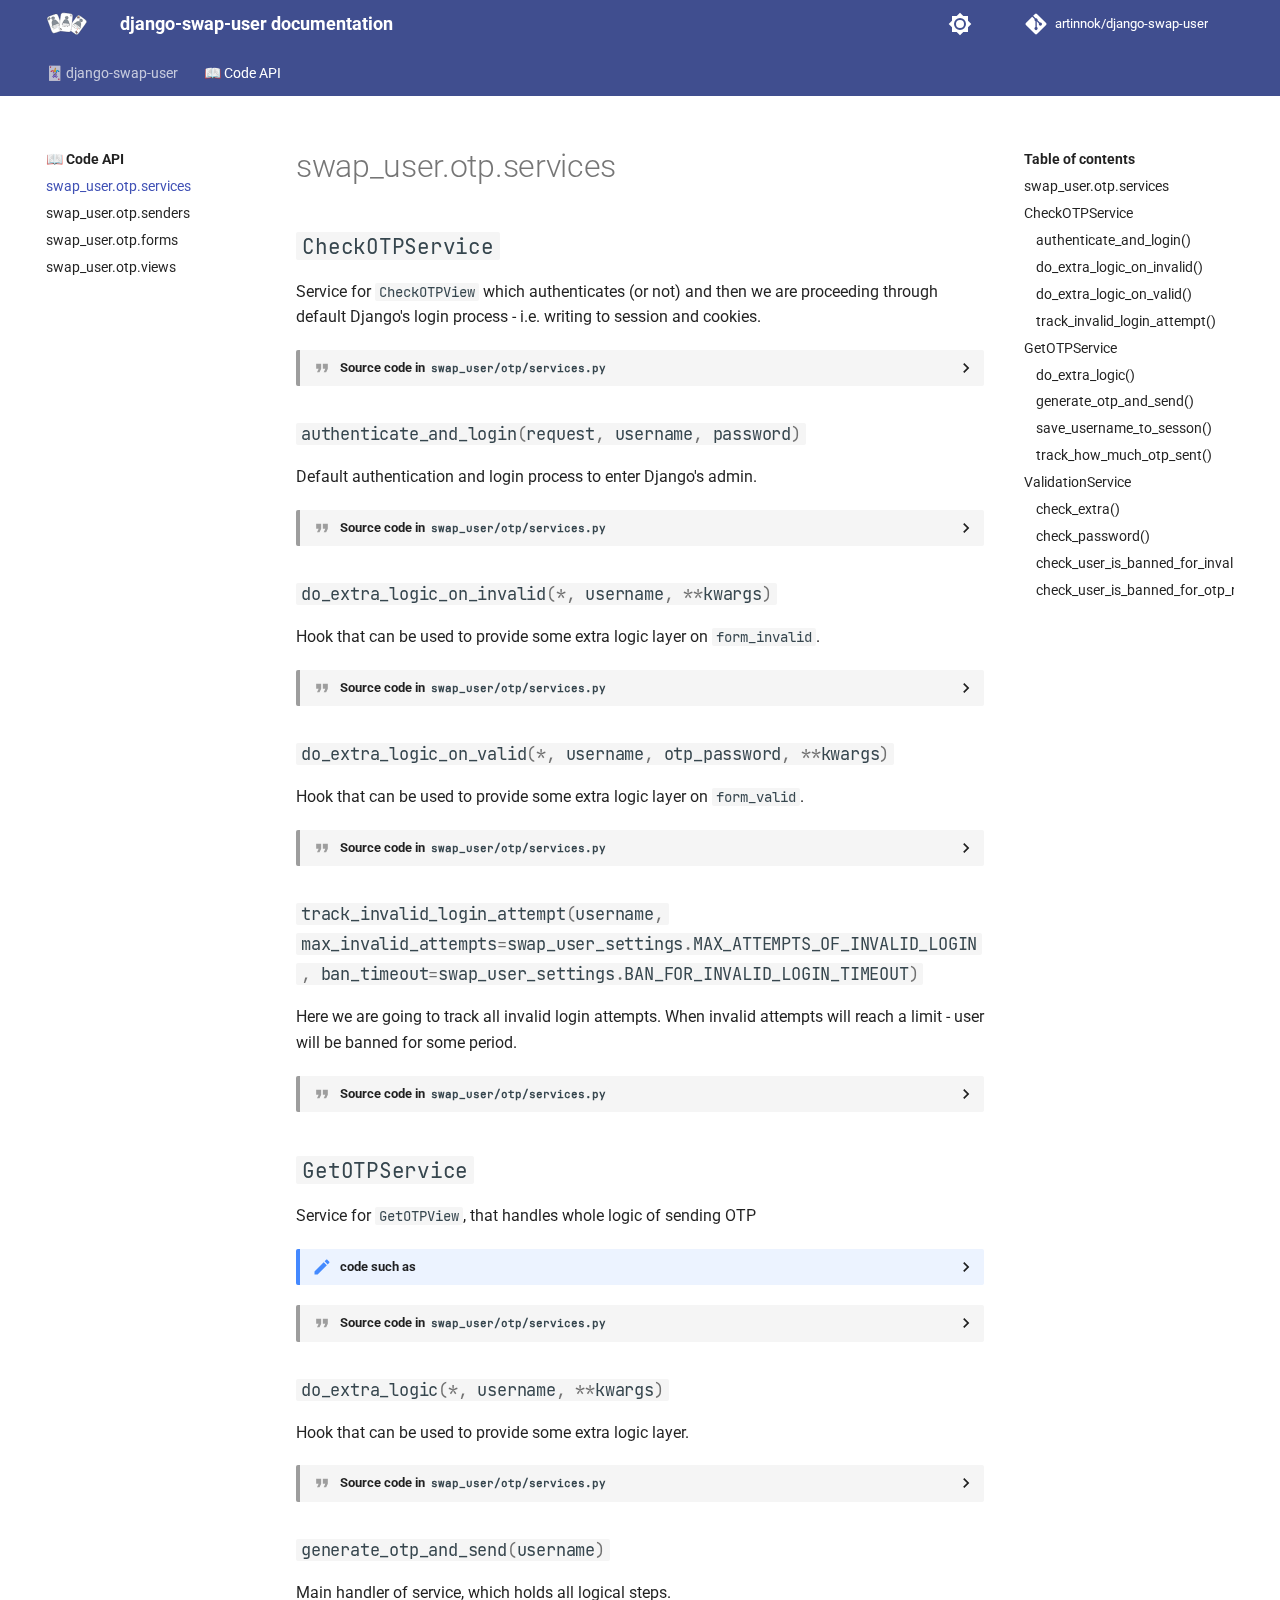
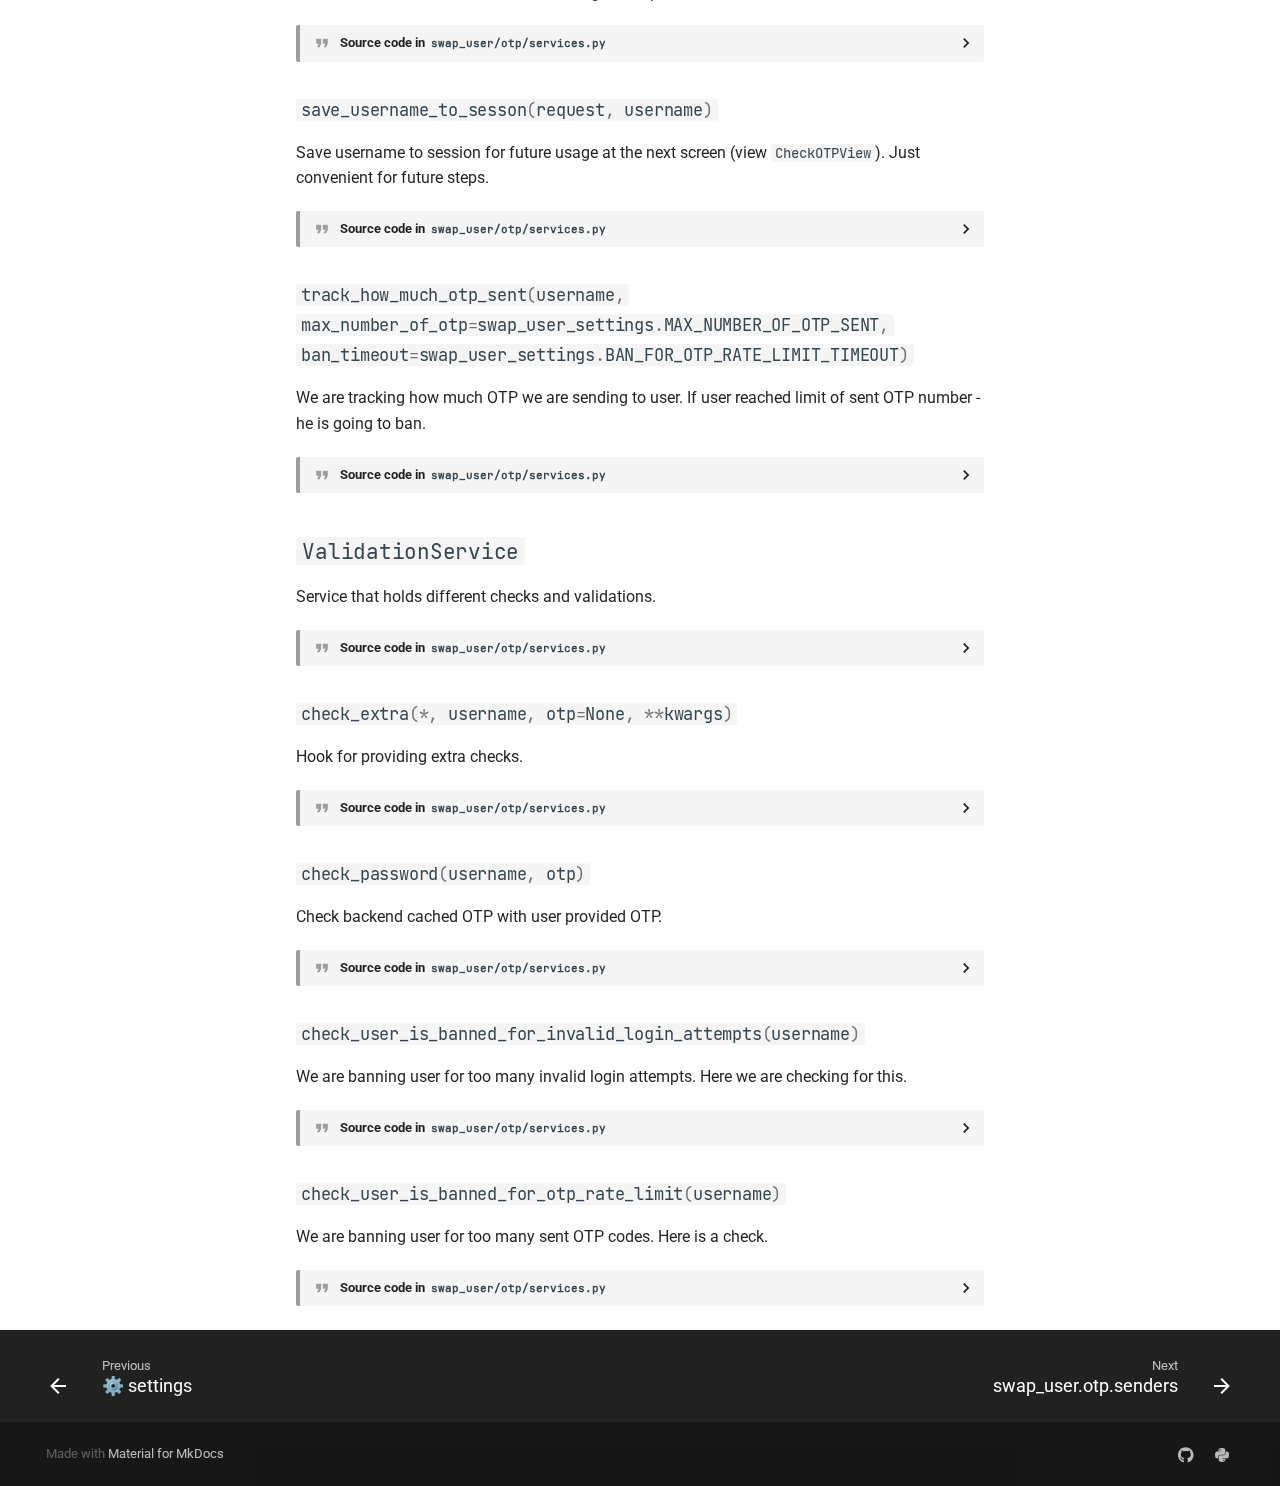
<file: code_api/otp_services/index.html>
<!doctype html>
<html lang="en" class="no-js">
  <head>
    
      <meta charset="utf-8">
      <meta name="viewport" content="width=device-width,initial-scale=1">
      
      
      
      <link rel="icon" href="../../assets/images/favicon.png">
      <meta name="generator" content="mkdocs-1.3.0, mkdocs-material-8.3.4">
    
    
      
        <title>swap_user.otp.services - django-swap-user documentation</title>
      
    
    
      <link rel="stylesheet" href="../../assets/stylesheets/main.4a0965b7.min.css">
      
        
        <link rel="stylesheet" href="../../assets/stylesheets/palette.cbb835fc.min.css">
        
      
      
    
    
    
      
        
        
        <link rel="preconnect" href="https://fonts.gstatic.com" crossorigin>
        <link rel="stylesheet" href="https://fonts.googleapis.com/css?family=Roboto:300,300i,400,400i,700,700i%7CRoboto+Mono:400,400i,700,700i&display=fallback">
        <style>:root{--md-text-font:"Roboto";--md-code-font:"Roboto Mono"}</style>
      
    
    
      <link rel="stylesheet" href="../../assets/_mkdocstrings.css">
    
      <link rel="stylesheet" href="../../stylesheets/extra.css">
    
      <link rel="stylesheet" href="../../stylesheets/termynal.css">
    
      <link rel="stylesheet" href="../../stylesheets/custom.css">
    
    <script>__md_scope=new URL("../..",location),__md_get=(e,_=localStorage,t=__md_scope)=>JSON.parse(_.getItem(t.pathname+"."+e)),__md_set=(e,_,t=localStorage,a=__md_scope)=>{try{t.setItem(a.pathname+"."+e,JSON.stringify(_))}catch(e){}}</script>
    
      

    
    
  </head>
  
  
    
    
      
    
    
    
    
    <body dir="ltr" data-md-color-scheme="special" data-md-color-primary="" data-md-color-accent="">
  
    
    
      <script>var palette=__md_get("__palette");if(palette&&"object"==typeof palette.color)for(var key of Object.keys(palette.color))document.body.setAttribute("data-md-color-"+key,palette.color[key])</script>
    
    <input class="md-toggle" data-md-toggle="drawer" type="checkbox" id="__drawer" autocomplete="off">
    <input class="md-toggle" data-md-toggle="search" type="checkbox" id="__search" autocomplete="off">
    <label class="md-overlay" for="__drawer"></label>
    <div data-md-component="skip">
      
        
        <a href="#swap_user.otp.services" class="md-skip">
          Skip to content
        </a>
      
    </div>
    <div data-md-component="announce">
      
    </div>
    
    
      

<header class="md-header" data-md-component="header">
  <nav class="md-header__inner md-grid" aria-label="Header">
    <a href="../.." title="django-swap-user documentation" class="md-header__button md-logo" aria-label="django-swap-user documentation" data-md-component="logo">
      
  <img src="../../media/images/django-swap-user-logo.svg" alt="logo">

    </a>
    <label class="md-header__button md-icon" for="__drawer">
      <svg xmlns="http://www.w3.org/2000/svg" viewBox="0 0 24 24"><path d="M3 6h18v2H3V6m0 5h18v2H3v-2m0 5h18v2H3v-2Z"/></svg>
    </label>
    <div class="md-header__title" data-md-component="header-title">
      <div class="md-header__ellipsis">
        <div class="md-header__topic">
          <span class="md-ellipsis">
            django-swap-user documentation
          </span>
        </div>
        <div class="md-header__topic" data-md-component="header-topic">
          <span class="md-ellipsis">
            
              swap_user.otp.services
            
          </span>
        </div>
      </div>
    </div>
    
      <form class="md-header__option" data-md-component="palette">
        
          
          
          <input class="md-option" data-md-color-media="(prefers-color-scheme: light)" data-md-color-scheme="special" data-md-color-primary="" data-md-color-accent=""  aria-label="Switch to dark mode"  type="radio" name="__palette" id="__palette_1">
          
            <label class="md-header__button md-icon" title="Switch to dark mode" for="__palette_2" hidden>
              <svg xmlns="http://www.w3.org/2000/svg" viewBox="0 0 24 24"><path d="M12 8a4 4 0 0 0-4 4 4 4 0 0 0 4 4 4 4 0 0 0 4-4 4 4 0 0 0-4-4m0 10a6 6 0 0 1-6-6 6 6 0 0 1 6-6 6 6 0 0 1 6 6 6 6 0 0 1-6 6m8-9.31V4h-4.69L12 .69 8.69 4H4v4.69L.69 12 4 15.31V20h4.69L12 23.31 15.31 20H20v-4.69L23.31 12 20 8.69Z"/></svg>
            </label>
          
        
          
          
          <input class="md-option" data-md-color-media="(prefers-color-scheme: dark)" data-md-color-scheme="slate" data-md-color-primary="" data-md-color-accent=""  aria-label="Switch to system preference"  type="radio" name="__palette" id="__palette_2">
          
            <label class="md-header__button md-icon" title="Switch to system preference" for="__palette_1" hidden>
              <svg xmlns="http://www.w3.org/2000/svg" viewBox="0 0 24 24"><path d="M12 18c-.89 0-1.74-.2-2.5-.55C11.56 16.5 13 14.42 13 12c0-2.42-1.44-4.5-3.5-5.45C10.26 6.2 11.11 6 12 6a6 6 0 0 1 6 6 6 6 0 0 1-6 6m8-9.31V4h-4.69L12 .69 8.69 4H4v4.69L.69 12 4 15.31V20h4.69L12 23.31 15.31 20H20v-4.69L23.31 12 20 8.69Z"/></svg>
            </label>
          
        
      </form>
    
    
    
    
      <div class="md-header__source">
        <a href="https://github.com/artinnok/django-swap-user" title="Go to repository" class="md-source" data-md-component="source">
  <div class="md-source__icon md-icon">
    
    <svg xmlns="http://www.w3.org/2000/svg" viewBox="0 0 448 512"><!--! Font Awesome Free 6.1.1 by @fontawesome - https://fontawesome.com License - https://fontawesome.com/license/free (Icons: CC BY 4.0, Fonts: SIL OFL 1.1, Code: MIT License) Copyright 2022 Fonticons, Inc.--><path d="M439.55 236.05 244 40.45a28.87 28.87 0 0 0-40.81 0l-40.66 40.63 51.52 51.52c27.06-9.14 52.68 16.77 43.39 43.68l49.66 49.66c34.23-11.8 61.18 31 35.47 56.69-26.49 26.49-70.21-2.87-56-37.34L240.22 199v121.85c25.3 12.54 22.26 41.85 9.08 55a34.34 34.34 0 0 1-48.55 0c-17.57-17.6-11.07-46.91 11.25-56v-123c-20.8-8.51-24.6-30.74-18.64-45L142.57 101 8.45 235.14a28.86 28.86 0 0 0 0 40.81l195.61 195.6a28.86 28.86 0 0 0 40.8 0l194.69-194.69a28.86 28.86 0 0 0 0-40.81z"/></svg>
  </div>
  <div class="md-source__repository">
    artinnok/django-swap-user
  </div>
</a>
      </div>
    
  </nav>
  
</header>
    
    <div class="md-container" data-md-component="container">
      
      
        
          
            
<nav class="md-tabs" aria-label="Tabs" data-md-component="tabs">
  <div class="md-tabs__inner md-grid">
    <ul class="md-tabs__list">
      
        
  
  


  
  
  
    <li class="md-tabs__item">
      <a href="../.." class="md-tabs__link">
        🃏 django-swap-user
      </a>
    </li>
  

      
        
  
  
    
  


  
  
  
    <li class="md-tabs__item">
      <a href="./" class="md-tabs__link md-tabs__link--active">
        📖 Code API
      </a>
    </li>
  

      
    </ul>
  </div>
</nav>
          
        
      
      <main class="md-main" data-md-component="main">
        <div class="md-main__inner md-grid">
          
            
              
              <div class="md-sidebar md-sidebar--primary" data-md-component="sidebar" data-md-type="navigation" >
                <div class="md-sidebar__scrollwrap">
                  <div class="md-sidebar__inner">
                    

  


<nav class="md-nav md-nav--primary md-nav--lifted" aria-label="Navigation" data-md-level="0">
  <label class="md-nav__title" for="__drawer">
    <a href="../.." title="django-swap-user documentation" class="md-nav__button md-logo" aria-label="django-swap-user documentation" data-md-component="logo">
      
  <img src="../../media/images/django-swap-user-logo.svg" alt="logo">

    </a>
    django-swap-user documentation
  </label>
  
    <div class="md-nav__source">
      <a href="https://github.com/artinnok/django-swap-user" title="Go to repository" class="md-source" data-md-component="source">
  <div class="md-source__icon md-icon">
    
    <svg xmlns="http://www.w3.org/2000/svg" viewBox="0 0 448 512"><!--! Font Awesome Free 6.1.1 by @fontawesome - https://fontawesome.com License - https://fontawesome.com/license/free (Icons: CC BY 4.0, Fonts: SIL OFL 1.1, Code: MIT License) Copyright 2022 Fonticons, Inc.--><path d="M439.55 236.05 244 40.45a28.87 28.87 0 0 0-40.81 0l-40.66 40.63 51.52 51.52c27.06-9.14 52.68 16.77 43.39 43.68l49.66 49.66c34.23-11.8 61.18 31 35.47 56.69-26.49 26.49-70.21-2.87-56-37.34L240.22 199v121.85c25.3 12.54 22.26 41.85 9.08 55a34.34 34.34 0 0 1-48.55 0c-17.57-17.6-11.07-46.91 11.25-56v-123c-20.8-8.51-24.6-30.74-18.64-45L142.57 101 8.45 235.14a28.86 28.86 0 0 0 0 40.81l195.61 195.6a28.86 28.86 0 0 0 40.8 0l194.69-194.69a28.86 28.86 0 0 0 0-40.81z"/></svg>
  </div>
  <div class="md-source__repository">
    artinnok/django-swap-user
  </div>
</a>
    </div>
  
  <ul class="md-nav__list" data-md-scrollfix>
    
      
      
      

  
  
  
    
    <li class="md-nav__item md-nav__item--nested">
      
      
        <input class="md-nav__toggle md-toggle" data-md-toggle="__nav_1" type="checkbox" id="__nav_1" >
      
      
      
        
          
            
          
        
          
        
          
        
          
        
      
      
        
        
        <div class="md-nav__link md-nav__link--index ">
          <a href="../..">🃏 django-swap-user</a>
          
            <label for="__nav_1">
              <span class="md-nav__icon md-icon"></span>
            </label>
          
        </div>
      
      <nav class="md-nav" aria-label="🃏 django-swap-user" data-md-level="1">
        <label class="md-nav__title" for="__nav_1">
          <span class="md-nav__icon md-icon"></span>
          🃏 django-swap-user
        </label>
        <ul class="md-nav__list" data-md-scrollfix>
          
            
          
            
              
  
  
  
    <li class="md-nav__item">
      <a href="../../swap_models/" class="md-nav__link">
        🔧 swap models
      </a>
    </li>
  

            
          
            
              
  
  
  
    <li class="md-nav__item">
      <a href="../../otp_models/" class="md-nav__link">
        🧨 one time passwords
      </a>
    </li>
  

            
          
            
              
  
  
  
    <li class="md-nav__item">
      <a href="../../settings/" class="md-nav__link">
        ⚙️ settings
      </a>
    </li>
  

            
          
        </ul>
      </nav>
    </li>
  

    
      
      
      

  
  
    
  
  
    
    <li class="md-nav__item md-nav__item--active md-nav__item--nested">
      
      
        <input class="md-nav__toggle md-toggle" data-md-toggle="__nav_2" type="checkbox" id="__nav_2" checked>
      
      
      
        
          
        
          
        
          
        
          
        
      
      
        <label class="md-nav__link" for="__nav_2">
          📖 Code API
          <span class="md-nav__icon md-icon"></span>
        </label>
      
      <nav class="md-nav" aria-label="📖 Code API" data-md-level="1">
        <label class="md-nav__title" for="__nav_2">
          <span class="md-nav__icon md-icon"></span>
          📖 Code API
        </label>
        <ul class="md-nav__list" data-md-scrollfix>
          
            
              
  
  
    
  
  
    <li class="md-nav__item md-nav__item--active">
      
      <input class="md-nav__toggle md-toggle" data-md-toggle="toc" type="checkbox" id="__toc">
      
      
      
        <label class="md-nav__link md-nav__link--active" for="__toc">
          swap_user.otp.services
          <span class="md-nav__icon md-icon"></span>
        </label>
      
      <a href="./" class="md-nav__link md-nav__link--active">
        swap_user.otp.services
      </a>
      
        

<nav class="md-nav md-nav--secondary" aria-label="Table of contents">
  
  
  
  
    <label class="md-nav__title" for="__toc">
      <span class="md-nav__icon md-icon"></span>
      Table of contents
    </label>
    <ul class="md-nav__list" data-md-component="toc" data-md-scrollfix>
      
        <li class="md-nav__item">
  <a href="#swap_user.otp.services" class="md-nav__link">
    swap_user.otp.services
  </a>
  
</li>
      
        <li class="md-nav__item">
  <a href="#swap_user.otp.services.CheckOTPService" class="md-nav__link">
    CheckOTPService
  </a>
  
    <nav class="md-nav" aria-label="CheckOTPService">
      <ul class="md-nav__list">
        
          <li class="md-nav__item">
  <a href="#swap_user.otp.services.CheckOTPService.authenticate_and_login" class="md-nav__link">
    authenticate_and_login()
  </a>
  
</li>
        
          <li class="md-nav__item">
  <a href="#swap_user.otp.services.CheckOTPService.do_extra_logic_on_invalid" class="md-nav__link">
    do_extra_logic_on_invalid()
  </a>
  
</li>
        
          <li class="md-nav__item">
  <a href="#swap_user.otp.services.CheckOTPService.do_extra_logic_on_valid" class="md-nav__link">
    do_extra_logic_on_valid()
  </a>
  
</li>
        
          <li class="md-nav__item">
  <a href="#swap_user.otp.services.CheckOTPService.track_invalid_login_attempt" class="md-nav__link">
    track_invalid_login_attempt()
  </a>
  
</li>
        
      </ul>
    </nav>
  
</li>
      
        <li class="md-nav__item">
  <a href="#swap_user.otp.services.GetOTPService" class="md-nav__link">
    GetOTPService
  </a>
  
    <nav class="md-nav" aria-label="GetOTPService">
      <ul class="md-nav__list">
        
          <li class="md-nav__item">
  <a href="#swap_user.otp.services.GetOTPService.do_extra_logic" class="md-nav__link">
    do_extra_logic()
  </a>
  
</li>
        
          <li class="md-nav__item">
  <a href="#swap_user.otp.services.GetOTPService.generate_otp_and_send" class="md-nav__link">
    generate_otp_and_send()
  </a>
  
</li>
        
          <li class="md-nav__item">
  <a href="#swap_user.otp.services.GetOTPService.save_username_to_sesson" class="md-nav__link">
    save_username_to_sesson()
  </a>
  
</li>
        
          <li class="md-nav__item">
  <a href="#swap_user.otp.services.GetOTPService.track_how_much_otp_sent" class="md-nav__link">
    track_how_much_otp_sent()
  </a>
  
</li>
        
      </ul>
    </nav>
  
</li>
      
        <li class="md-nav__item">
  <a href="#swap_user.otp.services.ValidationService" class="md-nav__link">
    ValidationService
  </a>
  
    <nav class="md-nav" aria-label="ValidationService">
      <ul class="md-nav__list">
        
          <li class="md-nav__item">
  <a href="#swap_user.otp.services.ValidationService.check_extra" class="md-nav__link">
    check_extra()
  </a>
  
</li>
        
          <li class="md-nav__item">
  <a href="#swap_user.otp.services.ValidationService.check_password" class="md-nav__link">
    check_password()
  </a>
  
</li>
        
          <li class="md-nav__item">
  <a href="#swap_user.otp.services.ValidationService.check_user_is_banned_for_invalid_login_attempts" class="md-nav__link">
    check_user_is_banned_for_invalid_login_attempts()
  </a>
  
</li>
        
          <li class="md-nav__item">
  <a href="#swap_user.otp.services.ValidationService.check_user_is_banned_for_otp_rate_limit" class="md-nav__link">
    check_user_is_banned_for_otp_rate_limit()
  </a>
  
</li>
        
      </ul>
    </nav>
  
</li>
      
    </ul>
  
</nav>
      
    </li>
  

            
          
            
              
  
  
  
    <li class="md-nav__item">
      <a href="../otp_senders/" class="md-nav__link">
        swap_user.otp.senders
      </a>
    </li>
  

            
          
            
              
  
  
  
    <li class="md-nav__item">
      <a href="../otp_forms/" class="md-nav__link">
        swap_user.otp.forms
      </a>
    </li>
  

            
          
            
              
  
  
  
    <li class="md-nav__item">
      <a href="../otp_views/" class="md-nav__link">
        swap_user.otp.views
      </a>
    </li>
  

            
          
        </ul>
      </nav>
    </li>
  

    
  </ul>
</nav>
                  </div>
                </div>
              </div>
            
            
              
              <div class="md-sidebar md-sidebar--secondary" data-md-component="sidebar" data-md-type="toc" >
                <div class="md-sidebar__scrollwrap">
                  <div class="md-sidebar__inner">
                    

<nav class="md-nav md-nav--secondary" aria-label="Table of contents">
  
  
  
  
    <label class="md-nav__title" for="__toc">
      <span class="md-nav__icon md-icon"></span>
      Table of contents
    </label>
    <ul class="md-nav__list" data-md-component="toc" data-md-scrollfix>
      
        <li class="md-nav__item">
  <a href="#swap_user.otp.services" class="md-nav__link">
    swap_user.otp.services
  </a>
  
</li>
      
        <li class="md-nav__item">
  <a href="#swap_user.otp.services.CheckOTPService" class="md-nav__link">
    CheckOTPService
  </a>
  
    <nav class="md-nav" aria-label="CheckOTPService">
      <ul class="md-nav__list">
        
          <li class="md-nav__item">
  <a href="#swap_user.otp.services.CheckOTPService.authenticate_and_login" class="md-nav__link">
    authenticate_and_login()
  </a>
  
</li>
        
          <li class="md-nav__item">
  <a href="#swap_user.otp.services.CheckOTPService.do_extra_logic_on_invalid" class="md-nav__link">
    do_extra_logic_on_invalid()
  </a>
  
</li>
        
          <li class="md-nav__item">
  <a href="#swap_user.otp.services.CheckOTPService.do_extra_logic_on_valid" class="md-nav__link">
    do_extra_logic_on_valid()
  </a>
  
</li>
        
          <li class="md-nav__item">
  <a href="#swap_user.otp.services.CheckOTPService.track_invalid_login_attempt" class="md-nav__link">
    track_invalid_login_attempt()
  </a>
  
</li>
        
      </ul>
    </nav>
  
</li>
      
        <li class="md-nav__item">
  <a href="#swap_user.otp.services.GetOTPService" class="md-nav__link">
    GetOTPService
  </a>
  
    <nav class="md-nav" aria-label="GetOTPService">
      <ul class="md-nav__list">
        
          <li class="md-nav__item">
  <a href="#swap_user.otp.services.GetOTPService.do_extra_logic" class="md-nav__link">
    do_extra_logic()
  </a>
  
</li>
        
          <li class="md-nav__item">
  <a href="#swap_user.otp.services.GetOTPService.generate_otp_and_send" class="md-nav__link">
    generate_otp_and_send()
  </a>
  
</li>
        
          <li class="md-nav__item">
  <a href="#swap_user.otp.services.GetOTPService.save_username_to_sesson" class="md-nav__link">
    save_username_to_sesson()
  </a>
  
</li>
        
          <li class="md-nav__item">
  <a href="#swap_user.otp.services.GetOTPService.track_how_much_otp_sent" class="md-nav__link">
    track_how_much_otp_sent()
  </a>
  
</li>
        
      </ul>
    </nav>
  
</li>
      
        <li class="md-nav__item">
  <a href="#swap_user.otp.services.ValidationService" class="md-nav__link">
    ValidationService
  </a>
  
    <nav class="md-nav" aria-label="ValidationService">
      <ul class="md-nav__list">
        
          <li class="md-nav__item">
  <a href="#swap_user.otp.services.ValidationService.check_extra" class="md-nav__link">
    check_extra()
  </a>
  
</li>
        
          <li class="md-nav__item">
  <a href="#swap_user.otp.services.ValidationService.check_password" class="md-nav__link">
    check_password()
  </a>
  
</li>
        
          <li class="md-nav__item">
  <a href="#swap_user.otp.services.ValidationService.check_user_is_banned_for_invalid_login_attempts" class="md-nav__link">
    check_user_is_banned_for_invalid_login_attempts()
  </a>
  
</li>
        
          <li class="md-nav__item">
  <a href="#swap_user.otp.services.ValidationService.check_user_is_banned_for_otp_rate_limit" class="md-nav__link">
    check_user_is_banned_for_otp_rate_limit()
  </a>
  
</li>
        
      </ul>
    </nav>
  
</li>
      
    </ul>
  
</nav>
                  </div>
                </div>
              </div>
            
          
          <div class="md-content" data-md-component="content">
            <article class="md-content__inner md-typeset">
              
                


  <h1>swap_user.otp.services</h1>

<div class="doc doc-object doc-module">


<a id="swap_user.otp.services"></a>
  <div class="doc doc-contents first">

  

  <div class="doc doc-children">








<div class="doc doc-object doc-class">



<h2 id="swap_user.otp.services.CheckOTPService" class="doc doc-heading">
        <code>CheckOTPService</code>


<a href="#swap_user.otp.services.CheckOTPService" class="headerlink" title="Permanent link">&para;</a></h2>


  <div class="doc doc-contents ">

  
      <p>Service for <code>CheckOTPView</code> which authenticates (or not) and then
we are proceeding through default Django's login process - i.e. writing
to session and cookies.</p>


        <details class="quote">
          <summary>Source code in <code>swap_user/otp/services.py</code></summary>
          <div class="highlight"><table class="highlighttable"><tr><td class="linenos"><div class="linenodiv"><pre><span></span><span class="normal"><a href="#__codelineno-0-132">132</a></span>
<span class="normal"><a href="#__codelineno-0-133">133</a></span>
<span class="normal"><a href="#__codelineno-0-134">134</a></span>
<span class="normal"><a href="#__codelineno-0-135">135</a></span>
<span class="normal"><a href="#__codelineno-0-136">136</a></span>
<span class="normal"><a href="#__codelineno-0-137">137</a></span>
<span class="normal"><a href="#__codelineno-0-138">138</a></span>
<span class="normal"><a href="#__codelineno-0-139">139</a></span>
<span class="normal"><a href="#__codelineno-0-140">140</a></span>
<span class="normal"><a href="#__codelineno-0-141">141</a></span>
<span class="normal"><a href="#__codelineno-0-142">142</a></span>
<span class="normal"><a href="#__codelineno-0-143">143</a></span>
<span class="normal"><a href="#__codelineno-0-144">144</a></span>
<span class="normal"><a href="#__codelineno-0-145">145</a></span>
<span class="normal"><a href="#__codelineno-0-146">146</a></span>
<span class="normal"><a href="#__codelineno-0-147">147</a></span>
<span class="normal"><a href="#__codelineno-0-148">148</a></span>
<span class="normal"><a href="#__codelineno-0-149">149</a></span>
<span class="normal"><a href="#__codelineno-0-150">150</a></span>
<span class="normal"><a href="#__codelineno-0-151">151</a></span>
<span class="normal"><a href="#__codelineno-0-152">152</a></span>
<span class="normal"><a href="#__codelineno-0-153">153</a></span>
<span class="normal"><a href="#__codelineno-0-154">154</a></span>
<span class="normal"><a href="#__codelineno-0-155">155</a></span>
<span class="normal"><a href="#__codelineno-0-156">156</a></span>
<span class="normal"><a href="#__codelineno-0-157">157</a></span>
<span class="normal"><a href="#__codelineno-0-158">158</a></span>
<span class="normal"><a href="#__codelineno-0-159">159</a></span>
<span class="normal"><a href="#__codelineno-0-160">160</a></span>
<span class="normal"><a href="#__codelineno-0-161">161</a></span>
<span class="normal"><a href="#__codelineno-0-162">162</a></span>
<span class="normal"><a href="#__codelineno-0-163">163</a></span>
<span class="normal"><a href="#__codelineno-0-164">164</a></span>
<span class="normal"><a href="#__codelineno-0-165">165</a></span>
<span class="normal"><a href="#__codelineno-0-166">166</a></span>
<span class="normal"><a href="#__codelineno-0-167">167</a></span>
<span class="normal"><a href="#__codelineno-0-168">168</a></span>
<span class="normal"><a href="#__codelineno-0-169">169</a></span>
<span class="normal"><a href="#__codelineno-0-170">170</a></span>
<span class="normal"><a href="#__codelineno-0-171">171</a></span>
<span class="normal"><a href="#__codelineno-0-172">172</a></span>
<span class="normal"><a href="#__codelineno-0-173">173</a></span>
<span class="normal"><a href="#__codelineno-0-174">174</a></span>
<span class="normal"><a href="#__codelineno-0-175">175</a></span>
<span class="normal"><a href="#__codelineno-0-176">176</a></span>
<span class="normal"><a href="#__codelineno-0-177">177</a></span>
<span class="normal"><a href="#__codelineno-0-178">178</a></span>
<span class="normal"><a href="#__codelineno-0-179">179</a></span>
<span class="normal"><a href="#__codelineno-0-180">180</a></span>
<span class="normal"><a href="#__codelineno-0-181">181</a></span></pre></div></td><td class="code"><div><pre><span></span><code><a id="__codelineno-0-132" name="__codelineno-0-132"></a><span class="k">class</span> <span class="nc">CheckOTPService</span><span class="p">:</span>
<a id="__codelineno-0-133" name="__codelineno-0-133"></a>    <span class="sd">&quot;&quot;&quot;</span>
<a id="__codelineno-0-134" name="__codelineno-0-134"></a><span class="sd">    Service for `CheckOTPView` which authenticates (or not) and then</span>
<a id="__codelineno-0-135" name="__codelineno-0-135"></a><span class="sd">    we are proceeding through default Django&#39;s login process - i.e. writing</span>
<a id="__codelineno-0-136" name="__codelineno-0-136"></a><span class="sd">    to session and cookies.</span>
<a id="__codelineno-0-137" name="__codelineno-0-137"></a><span class="sd">    &quot;&quot;&quot;</span>
<a id="__codelineno-0-138" name="__codelineno-0-138"></a>
<a id="__codelineno-0-139" name="__codelineno-0-139"></a>    <span class="k">def</span> <span class="nf">authenticate_and_login</span><span class="p">(</span><span class="bp">self</span><span class="p">,</span> <span class="n">request</span><span class="p">:</span> <span class="n">HttpRequest</span><span class="p">,</span> <span class="n">username</span><span class="p">:</span> <span class="nb">str</span><span class="p">,</span> <span class="n">password</span><span class="p">:</span> <span class="nb">str</span><span class="p">):</span>
<a id="__codelineno-0-140" name="__codelineno-0-140"></a>        <span class="sd">&quot;&quot;&quot;</span>
<a id="__codelineno-0-141" name="__codelineno-0-141"></a><span class="sd">        Default authentication and login process to enter Django&#39;s admin.</span>
<a id="__codelineno-0-142" name="__codelineno-0-142"></a><span class="sd">        &quot;&quot;&quot;</span>
<a id="__codelineno-0-143" name="__codelineno-0-143"></a>
<a id="__codelineno-0-144" name="__codelineno-0-144"></a>        <span class="n">user</span> <span class="o">=</span> <span class="n">authenticate</span><span class="p">(</span><span class="n">request</span><span class="p">,</span> <span class="n">username</span><span class="o">=</span><span class="n">username</span><span class="p">,</span> <span class="n">password</span><span class="o">=</span><span class="n">password</span><span class="p">,)</span>
<a id="__codelineno-0-145" name="__codelineno-0-145"></a>        <span class="n">login</span><span class="p">(</span><span class="n">request</span><span class="p">,</span> <span class="n">user</span><span class="p">)</span>
<a id="__codelineno-0-146" name="__codelineno-0-146"></a>
<a id="__codelineno-0-147" name="__codelineno-0-147"></a>    <span class="k">def</span> <span class="nf">track_invalid_login_attempt</span><span class="p">(</span>
<a id="__codelineno-0-148" name="__codelineno-0-148"></a>        <span class="bp">self</span><span class="p">,</span>
<a id="__codelineno-0-149" name="__codelineno-0-149"></a>        <span class="n">username</span><span class="p">:</span> <span class="nb">str</span><span class="p">,</span>
<a id="__codelineno-0-150" name="__codelineno-0-150"></a>        <span class="n">max_invalid_attempts</span><span class="p">:</span> <span class="nb">int</span> <span class="o">=</span> <span class="n">swap_user_settings</span><span class="o">.</span><span class="n">MAX_ATTEMPTS_OF_INVALID_LOGIN</span><span class="p">,</span>
<a id="__codelineno-0-151" name="__codelineno-0-151"></a>        <span class="n">ban_timeout</span><span class="p">:</span> <span class="nb">int</span> <span class="o">=</span> <span class="n">swap_user_settings</span><span class="o">.</span><span class="n">BAN_FOR_INVALID_LOGIN_TIMEOUT</span><span class="p">,</span>
<a id="__codelineno-0-152" name="__codelineno-0-152"></a>    <span class="p">):</span>
<a id="__codelineno-0-153" name="__codelineno-0-153"></a>        <span class="sd">&quot;&quot;&quot;</span>
<a id="__codelineno-0-154" name="__codelineno-0-154"></a><span class="sd">        Here we are going to track all invalid login attempts.</span>
<a id="__codelineno-0-155" name="__codelineno-0-155"></a><span class="sd">        When invalid attempts will reach a limit - user will be banned for some period.</span>
<a id="__codelineno-0-156" name="__codelineno-0-156"></a><span class="sd">        &quot;&quot;&quot;</span>
<a id="__codelineno-0-157" name="__codelineno-0-157"></a>
<a id="__codelineno-0-158" name="__codelineno-0-158"></a>        <span class="n">invalid_login_cache_key</span> <span class="o">=</span> <span class="n">get_invalid_login_counter_cache_key</span><span class="p">(</span><span class="n">username</span><span class="p">)</span>
<a id="__codelineno-0-159" name="__codelineno-0-159"></a>        <span class="n">current_counter</span> <span class="o">=</span> <span class="n">increase_counter</span><span class="p">(</span><span class="n">invalid_login_cache_key</span><span class="p">)</span>
<a id="__codelineno-0-160" name="__codelineno-0-160"></a>
<a id="__codelineno-0-161" name="__codelineno-0-161"></a>        <span class="k">if</span> <span class="n">current_counter</span> <span class="o">&lt;</span> <span class="n">max_invalid_attempts</span><span class="p">:</span>
<a id="__codelineno-0-162" name="__codelineno-0-162"></a>            <span class="k">return</span> <span class="kc">None</span>
<a id="__codelineno-0-163" name="__codelineno-0-163"></a>
<a id="__codelineno-0-164" name="__codelineno-0-164"></a>        <span class="n">banned_user_cache_key</span> <span class="o">=</span> <span class="n">get_banned_for_invalid_login_cache_key</span><span class="p">(</span><span class="n">username</span><span class="p">)</span>
<a id="__codelineno-0-165" name="__codelineno-0-165"></a>        <span class="n">set_key_to_cache</span><span class="p">(</span>
<a id="__codelineno-0-166" name="__codelineno-0-166"></a>            <span class="n">cache_key</span><span class="o">=</span><span class="n">banned_user_cache_key</span><span class="p">,</span> <span class="n">value</span><span class="o">=</span><span class="n">USER_IS_BANNED</span><span class="p">,</span> <span class="n">expire</span><span class="o">=</span><span class="n">ban_timeout</span><span class="p">,</span>
<a id="__codelineno-0-167" name="__codelineno-0-167"></a>        <span class="p">)</span>
<a id="__codelineno-0-168" name="__codelineno-0-168"></a>
<a id="__codelineno-0-169" name="__codelineno-0-169"></a>    <span class="k">def</span> <span class="nf">do_extra_logic_on_valid</span><span class="p">(</span><span class="bp">self</span><span class="p">,</span> <span class="o">*</span><span class="p">,</span> <span class="n">username</span><span class="p">:</span> <span class="nb">str</span><span class="p">,</span> <span class="n">otp_password</span><span class="p">:</span> <span class="nb">str</span><span class="p">,</span> <span class="o">**</span><span class="n">kwargs</span><span class="p">):</span>
<a id="__codelineno-0-170" name="__codelineno-0-170"></a>        <span class="sd">&quot;&quot;&quot;</span>
<a id="__codelineno-0-171" name="__codelineno-0-171"></a><span class="sd">        Hook that can be used to provide some extra logic layer on `form_valid`.</span>
<a id="__codelineno-0-172" name="__codelineno-0-172"></a><span class="sd">        &quot;&quot;&quot;</span>
<a id="__codelineno-0-173" name="__codelineno-0-173"></a>
<a id="__codelineno-0-174" name="__codelineno-0-174"></a>        <span class="k">pass</span>
<a id="__codelineno-0-175" name="__codelineno-0-175"></a>
<a id="__codelineno-0-176" name="__codelineno-0-176"></a>    <span class="k">def</span> <span class="nf">do_extra_logic_on_invalid</span><span class="p">(</span><span class="bp">self</span><span class="p">,</span> <span class="o">*</span><span class="p">,</span> <span class="n">username</span><span class="p">:</span> <span class="nb">str</span><span class="p">,</span> <span class="o">**</span><span class="n">kwargs</span><span class="p">):</span>
<a id="__codelineno-0-177" name="__codelineno-0-177"></a>        <span class="sd">&quot;&quot;&quot;</span>
<a id="__codelineno-0-178" name="__codelineno-0-178"></a><span class="sd">        Hook that can be used to provide some extra logic layer on `form_invalid`.</span>
<a id="__codelineno-0-179" name="__codelineno-0-179"></a><span class="sd">        &quot;&quot;&quot;</span>
<a id="__codelineno-0-180" name="__codelineno-0-180"></a>
<a id="__codelineno-0-181" name="__codelineno-0-181"></a>        <span class="k">pass</span>
</code></pre></div></td></tr></table></div>
        </details>

  

  <div class="doc doc-children">









<div class="doc doc-object doc-function">



<h3 id="swap_user.otp.services.CheckOTPService.authenticate_and_login" class="doc doc-heading">
<code class="highlight language-python"><span class="n">authenticate_and_login</span><span class="p">(</span><span class="n">request</span><span class="p">,</span> <span class="n">username</span><span class="p">,</span> <span class="n">password</span><span class="p">)</span></code>

<a href="#swap_user.otp.services.CheckOTPService.authenticate_and_login" class="headerlink" title="Permanent link">&para;</a></h3>


  <div class="doc doc-contents ">
  
      <p>Default authentication and login process to enter Django's admin.</p>

      <details class="quote">
        <summary>Source code in <code>swap_user/otp/services.py</code></summary>
        <div class="highlight"><table class="highlighttable"><tr><td class="linenos"><div class="linenodiv"><pre><span></span><span class="normal"><a href="#__codelineno-0-139">139</a></span>
<span class="normal"><a href="#__codelineno-0-140">140</a></span>
<span class="normal"><a href="#__codelineno-0-141">141</a></span>
<span class="normal"><a href="#__codelineno-0-142">142</a></span>
<span class="normal"><a href="#__codelineno-0-143">143</a></span>
<span class="normal"><a href="#__codelineno-0-144">144</a></span>
<span class="normal"><a href="#__codelineno-0-145">145</a></span></pre></div></td><td class="code"><div><pre><span></span><code><a id="__codelineno-0-139" name="__codelineno-0-139"></a><span class="k">def</span> <span class="nf">authenticate_and_login</span><span class="p">(</span><span class="bp">self</span><span class="p">,</span> <span class="n">request</span><span class="p">:</span> <span class="n">HttpRequest</span><span class="p">,</span> <span class="n">username</span><span class="p">:</span> <span class="nb">str</span><span class="p">,</span> <span class="n">password</span><span class="p">:</span> <span class="nb">str</span><span class="p">):</span>
<a id="__codelineno-0-140" name="__codelineno-0-140"></a>    <span class="sd">&quot;&quot;&quot;</span>
<a id="__codelineno-0-141" name="__codelineno-0-141"></a><span class="sd">    Default authentication and login process to enter Django&#39;s admin.</span>
<a id="__codelineno-0-142" name="__codelineno-0-142"></a><span class="sd">    &quot;&quot;&quot;</span>
<a id="__codelineno-0-143" name="__codelineno-0-143"></a>
<a id="__codelineno-0-144" name="__codelineno-0-144"></a>    <span class="n">user</span> <span class="o">=</span> <span class="n">authenticate</span><span class="p">(</span><span class="n">request</span><span class="p">,</span> <span class="n">username</span><span class="o">=</span><span class="n">username</span><span class="p">,</span> <span class="n">password</span><span class="o">=</span><span class="n">password</span><span class="p">,)</span>
<a id="__codelineno-0-145" name="__codelineno-0-145"></a>    <span class="n">login</span><span class="p">(</span><span class="n">request</span><span class="p">,</span> <span class="n">user</span><span class="p">)</span>
</code></pre></div></td></tr></table></div>
      </details>
  </div>

</div>

<div class="doc doc-object doc-function">



<h3 id="swap_user.otp.services.CheckOTPService.do_extra_logic_on_invalid" class="doc doc-heading">
<code class="highlight language-python"><span class="n">do_extra_logic_on_invalid</span><span class="p">(</span><span class="o">*</span><span class="p">,</span> <span class="n">username</span><span class="p">,</span> <span class="o">**</span><span class="n">kwargs</span><span class="p">)</span></code>

<a href="#swap_user.otp.services.CheckOTPService.do_extra_logic_on_invalid" class="headerlink" title="Permanent link">&para;</a></h3>


  <div class="doc doc-contents ">
  
      <p>Hook that can be used to provide some extra logic layer on <code>form_invalid</code>.</p>

      <details class="quote">
        <summary>Source code in <code>swap_user/otp/services.py</code></summary>
        <div class="highlight"><table class="highlighttable"><tr><td class="linenos"><div class="linenodiv"><pre><span></span><span class="normal"><a href="#__codelineno-0-176">176</a></span>
<span class="normal"><a href="#__codelineno-0-177">177</a></span>
<span class="normal"><a href="#__codelineno-0-178">178</a></span>
<span class="normal"><a href="#__codelineno-0-179">179</a></span>
<span class="normal"><a href="#__codelineno-0-180">180</a></span>
<span class="normal"><a href="#__codelineno-0-181">181</a></span></pre></div></td><td class="code"><div><pre><span></span><code><a id="__codelineno-0-176" name="__codelineno-0-176"></a><span class="k">def</span> <span class="nf">do_extra_logic_on_invalid</span><span class="p">(</span><span class="bp">self</span><span class="p">,</span> <span class="o">*</span><span class="p">,</span> <span class="n">username</span><span class="p">:</span> <span class="nb">str</span><span class="p">,</span> <span class="o">**</span><span class="n">kwargs</span><span class="p">):</span>
<a id="__codelineno-0-177" name="__codelineno-0-177"></a>    <span class="sd">&quot;&quot;&quot;</span>
<a id="__codelineno-0-178" name="__codelineno-0-178"></a><span class="sd">    Hook that can be used to provide some extra logic layer on `form_invalid`.</span>
<a id="__codelineno-0-179" name="__codelineno-0-179"></a><span class="sd">    &quot;&quot;&quot;</span>
<a id="__codelineno-0-180" name="__codelineno-0-180"></a>
<a id="__codelineno-0-181" name="__codelineno-0-181"></a>    <span class="k">pass</span>
</code></pre></div></td></tr></table></div>
      </details>
  </div>

</div>

<div class="doc doc-object doc-function">



<h3 id="swap_user.otp.services.CheckOTPService.do_extra_logic_on_valid" class="doc doc-heading">
<code class="highlight language-python"><span class="n">do_extra_logic_on_valid</span><span class="p">(</span><span class="o">*</span><span class="p">,</span> <span class="n">username</span><span class="p">,</span> <span class="n">otp_password</span><span class="p">,</span> <span class="o">**</span><span class="n">kwargs</span><span class="p">)</span></code>

<a href="#swap_user.otp.services.CheckOTPService.do_extra_logic_on_valid" class="headerlink" title="Permanent link">&para;</a></h3>


  <div class="doc doc-contents ">
  
      <p>Hook that can be used to provide some extra logic layer on <code>form_valid</code>.</p>

      <details class="quote">
        <summary>Source code in <code>swap_user/otp/services.py</code></summary>
        <div class="highlight"><table class="highlighttable"><tr><td class="linenos"><div class="linenodiv"><pre><span></span><span class="normal"><a href="#__codelineno-0-169">169</a></span>
<span class="normal"><a href="#__codelineno-0-170">170</a></span>
<span class="normal"><a href="#__codelineno-0-171">171</a></span>
<span class="normal"><a href="#__codelineno-0-172">172</a></span>
<span class="normal"><a href="#__codelineno-0-173">173</a></span>
<span class="normal"><a href="#__codelineno-0-174">174</a></span></pre></div></td><td class="code"><div><pre><span></span><code><a id="__codelineno-0-169" name="__codelineno-0-169"></a><span class="k">def</span> <span class="nf">do_extra_logic_on_valid</span><span class="p">(</span><span class="bp">self</span><span class="p">,</span> <span class="o">*</span><span class="p">,</span> <span class="n">username</span><span class="p">:</span> <span class="nb">str</span><span class="p">,</span> <span class="n">otp_password</span><span class="p">:</span> <span class="nb">str</span><span class="p">,</span> <span class="o">**</span><span class="n">kwargs</span><span class="p">):</span>
<a id="__codelineno-0-170" name="__codelineno-0-170"></a>    <span class="sd">&quot;&quot;&quot;</span>
<a id="__codelineno-0-171" name="__codelineno-0-171"></a><span class="sd">    Hook that can be used to provide some extra logic layer on `form_valid`.</span>
<a id="__codelineno-0-172" name="__codelineno-0-172"></a><span class="sd">    &quot;&quot;&quot;</span>
<a id="__codelineno-0-173" name="__codelineno-0-173"></a>
<a id="__codelineno-0-174" name="__codelineno-0-174"></a>    <span class="k">pass</span>
</code></pre></div></td></tr></table></div>
      </details>
  </div>

</div>

<div class="doc doc-object doc-function">



<h3 id="swap_user.otp.services.CheckOTPService.track_invalid_login_attempt" class="doc doc-heading">
<code class="highlight language-python"><span class="n">track_invalid_login_attempt</span><span class="p">(</span><span class="n">username</span><span class="p">,</span> <span class="n">max_invalid_attempts</span><span class="o">=</span><span class="n">swap_user_settings</span><span class="o">.</span><span class="n">MAX_ATTEMPTS_OF_INVALID_LOGIN</span><span class="p">,</span> <span class="n">ban_timeout</span><span class="o">=</span><span class="n">swap_user_settings</span><span class="o">.</span><span class="n">BAN_FOR_INVALID_LOGIN_TIMEOUT</span><span class="p">)</span></code>

<a href="#swap_user.otp.services.CheckOTPService.track_invalid_login_attempt" class="headerlink" title="Permanent link">&para;</a></h3>


  <div class="doc doc-contents ">
  
      <p>Here we are going to track all invalid login attempts.
When invalid attempts will reach a limit - user will be banned for some period.</p>

      <details class="quote">
        <summary>Source code in <code>swap_user/otp/services.py</code></summary>
        <div class="highlight"><table class="highlighttable"><tr><td class="linenos"><div class="linenodiv"><pre><span></span><span class="normal"><a href="#__codelineno-0-147">147</a></span>
<span class="normal"><a href="#__codelineno-0-148">148</a></span>
<span class="normal"><a href="#__codelineno-0-149">149</a></span>
<span class="normal"><a href="#__codelineno-0-150">150</a></span>
<span class="normal"><a href="#__codelineno-0-151">151</a></span>
<span class="normal"><a href="#__codelineno-0-152">152</a></span>
<span class="normal"><a href="#__codelineno-0-153">153</a></span>
<span class="normal"><a href="#__codelineno-0-154">154</a></span>
<span class="normal"><a href="#__codelineno-0-155">155</a></span>
<span class="normal"><a href="#__codelineno-0-156">156</a></span>
<span class="normal"><a href="#__codelineno-0-157">157</a></span>
<span class="normal"><a href="#__codelineno-0-158">158</a></span>
<span class="normal"><a href="#__codelineno-0-159">159</a></span>
<span class="normal"><a href="#__codelineno-0-160">160</a></span>
<span class="normal"><a href="#__codelineno-0-161">161</a></span>
<span class="normal"><a href="#__codelineno-0-162">162</a></span>
<span class="normal"><a href="#__codelineno-0-163">163</a></span>
<span class="normal"><a href="#__codelineno-0-164">164</a></span>
<span class="normal"><a href="#__codelineno-0-165">165</a></span>
<span class="normal"><a href="#__codelineno-0-166">166</a></span>
<span class="normal"><a href="#__codelineno-0-167">167</a></span></pre></div></td><td class="code"><div><pre><span></span><code><a id="__codelineno-0-147" name="__codelineno-0-147"></a><span class="k">def</span> <span class="nf">track_invalid_login_attempt</span><span class="p">(</span>
<a id="__codelineno-0-148" name="__codelineno-0-148"></a>    <span class="bp">self</span><span class="p">,</span>
<a id="__codelineno-0-149" name="__codelineno-0-149"></a>    <span class="n">username</span><span class="p">:</span> <span class="nb">str</span><span class="p">,</span>
<a id="__codelineno-0-150" name="__codelineno-0-150"></a>    <span class="n">max_invalid_attempts</span><span class="p">:</span> <span class="nb">int</span> <span class="o">=</span> <span class="n">swap_user_settings</span><span class="o">.</span><span class="n">MAX_ATTEMPTS_OF_INVALID_LOGIN</span><span class="p">,</span>
<a id="__codelineno-0-151" name="__codelineno-0-151"></a>    <span class="n">ban_timeout</span><span class="p">:</span> <span class="nb">int</span> <span class="o">=</span> <span class="n">swap_user_settings</span><span class="o">.</span><span class="n">BAN_FOR_INVALID_LOGIN_TIMEOUT</span><span class="p">,</span>
<a id="__codelineno-0-152" name="__codelineno-0-152"></a><span class="p">):</span>
<a id="__codelineno-0-153" name="__codelineno-0-153"></a>    <span class="sd">&quot;&quot;&quot;</span>
<a id="__codelineno-0-154" name="__codelineno-0-154"></a><span class="sd">    Here we are going to track all invalid login attempts.</span>
<a id="__codelineno-0-155" name="__codelineno-0-155"></a><span class="sd">    When invalid attempts will reach a limit - user will be banned for some period.</span>
<a id="__codelineno-0-156" name="__codelineno-0-156"></a><span class="sd">    &quot;&quot;&quot;</span>
<a id="__codelineno-0-157" name="__codelineno-0-157"></a>
<a id="__codelineno-0-158" name="__codelineno-0-158"></a>    <span class="n">invalid_login_cache_key</span> <span class="o">=</span> <span class="n">get_invalid_login_counter_cache_key</span><span class="p">(</span><span class="n">username</span><span class="p">)</span>
<a id="__codelineno-0-159" name="__codelineno-0-159"></a>    <span class="n">current_counter</span> <span class="o">=</span> <span class="n">increase_counter</span><span class="p">(</span><span class="n">invalid_login_cache_key</span><span class="p">)</span>
<a id="__codelineno-0-160" name="__codelineno-0-160"></a>
<a id="__codelineno-0-161" name="__codelineno-0-161"></a>    <span class="k">if</span> <span class="n">current_counter</span> <span class="o">&lt;</span> <span class="n">max_invalid_attempts</span><span class="p">:</span>
<a id="__codelineno-0-162" name="__codelineno-0-162"></a>        <span class="k">return</span> <span class="kc">None</span>
<a id="__codelineno-0-163" name="__codelineno-0-163"></a>
<a id="__codelineno-0-164" name="__codelineno-0-164"></a>    <span class="n">banned_user_cache_key</span> <span class="o">=</span> <span class="n">get_banned_for_invalid_login_cache_key</span><span class="p">(</span><span class="n">username</span><span class="p">)</span>
<a id="__codelineno-0-165" name="__codelineno-0-165"></a>    <span class="n">set_key_to_cache</span><span class="p">(</span>
<a id="__codelineno-0-166" name="__codelineno-0-166"></a>        <span class="n">cache_key</span><span class="o">=</span><span class="n">banned_user_cache_key</span><span class="p">,</span> <span class="n">value</span><span class="o">=</span><span class="n">USER_IS_BANNED</span><span class="p">,</span> <span class="n">expire</span><span class="o">=</span><span class="n">ban_timeout</span><span class="p">,</span>
<a id="__codelineno-0-167" name="__codelineno-0-167"></a>    <span class="p">)</span>
</code></pre></div></td></tr></table></div>
      </details>
  </div>

</div>



  </div>

  </div>

</div>

<div class="doc doc-object doc-class">



<h2 id="swap_user.otp.services.GetOTPService" class="doc doc-heading">
        <code>GetOTPService</code>


<a href="#swap_user.otp.services.GetOTPService" class="headerlink" title="Permanent link">&para;</a></h2>


  <div class="doc doc-contents ">

  
      <p>Service for <code>GetOTPView</code>, that handles whole logic of sending OTP</p>

<details class="code-such-as">
  <summary>code such as</summary>
  <ul>
<li>Decides we can send OTP to this User or not</li>
<li>Generates and caches OTP</li>
<li>Sends OTP to User</li>
</ul>
</details>

        <details class="quote">
          <summary>Source code in <code>swap_user/otp/services.py</code></summary>
          <div class="highlight"><table class="highlighttable"><tr><td class="linenos"><div class="linenodiv"><pre><span></span><span class="normal"><a href="#__codelineno-0-26"> 26</a></span>
<span class="normal"><a href="#__codelineno-0-27"> 27</a></span>
<span class="normal"><a href="#__codelineno-0-28"> 28</a></span>
<span class="normal"><a href="#__codelineno-0-29"> 29</a></span>
<span class="normal"><a href="#__codelineno-0-30"> 30</a></span>
<span class="normal"><a href="#__codelineno-0-31"> 31</a></span>
<span class="normal"><a href="#__codelineno-0-32"> 32</a></span>
<span class="normal"><a href="#__codelineno-0-33"> 33</a></span>
<span class="normal"><a href="#__codelineno-0-34"> 34</a></span>
<span class="normal"><a href="#__codelineno-0-35"> 35</a></span>
<span class="normal"><a href="#__codelineno-0-36"> 36</a></span>
<span class="normal"><a href="#__codelineno-0-37"> 37</a></span>
<span class="normal"><a href="#__codelineno-0-38"> 38</a></span>
<span class="normal"><a href="#__codelineno-0-39"> 39</a></span>
<span class="normal"><a href="#__codelineno-0-40"> 40</a></span>
<span class="normal"><a href="#__codelineno-0-41"> 41</a></span>
<span class="normal"><a href="#__codelineno-0-42"> 42</a></span>
<span class="normal"><a href="#__codelineno-0-43"> 43</a></span>
<span class="normal"><a href="#__codelineno-0-44"> 44</a></span>
<span class="normal"><a href="#__codelineno-0-45"> 45</a></span>
<span class="normal"><a href="#__codelineno-0-46"> 46</a></span>
<span class="normal"><a href="#__codelineno-0-47"> 47</a></span>
<span class="normal"><a href="#__codelineno-0-48"> 48</a></span>
<span class="normal"><a href="#__codelineno-0-49"> 49</a></span>
<span class="normal"><a href="#__codelineno-0-50"> 50</a></span>
<span class="normal"><a href="#__codelineno-0-51"> 51</a></span>
<span class="normal"><a href="#__codelineno-0-52"> 52</a></span>
<span class="normal"><a href="#__codelineno-0-53"> 53</a></span>
<span class="normal"><a href="#__codelineno-0-54"> 54</a></span>
<span class="normal"><a href="#__codelineno-0-55"> 55</a></span>
<span class="normal"><a href="#__codelineno-0-56"> 56</a></span>
<span class="normal"><a href="#__codelineno-0-57"> 57</a></span>
<span class="normal"><a href="#__codelineno-0-58"> 58</a></span>
<span class="normal"><a href="#__codelineno-0-59"> 59</a></span>
<span class="normal"><a href="#__codelineno-0-60"> 60</a></span>
<span class="normal"><a href="#__codelineno-0-61"> 61</a></span>
<span class="normal"><a href="#__codelineno-0-62"> 62</a></span>
<span class="normal"><a href="#__codelineno-0-63"> 63</a></span>
<span class="normal"><a href="#__codelineno-0-64"> 64</a></span>
<span class="normal"><a href="#__codelineno-0-65"> 65</a></span>
<span class="normal"><a href="#__codelineno-0-66"> 66</a></span>
<span class="normal"><a href="#__codelineno-0-67"> 67</a></span>
<span class="normal"><a href="#__codelineno-0-68"> 68</a></span>
<span class="normal"><a href="#__codelineno-0-69"> 69</a></span>
<span class="normal"><a href="#__codelineno-0-70"> 70</a></span>
<span class="normal"><a href="#__codelineno-0-71"> 71</a></span>
<span class="normal"><a href="#__codelineno-0-72"> 72</a></span>
<span class="normal"><a href="#__codelineno-0-73"> 73</a></span>
<span class="normal"><a href="#__codelineno-0-74"> 74</a></span>
<span class="normal"><a href="#__codelineno-0-75"> 75</a></span>
<span class="normal"><a href="#__codelineno-0-76"> 76</a></span>
<span class="normal"><a href="#__codelineno-0-77"> 77</a></span>
<span class="normal"><a href="#__codelineno-0-78"> 78</a></span>
<span class="normal"><a href="#__codelineno-0-79"> 79</a></span>
<span class="normal"><a href="#__codelineno-0-80"> 80</a></span>
<span class="normal"><a href="#__codelineno-0-81"> 81</a></span>
<span class="normal"><a href="#__codelineno-0-82"> 82</a></span>
<span class="normal"><a href="#__codelineno-0-83"> 83</a></span>
<span class="normal"><a href="#__codelineno-0-84"> 84</a></span>
<span class="normal"><a href="#__codelineno-0-85"> 85</a></span>
<span class="normal"><a href="#__codelineno-0-86"> 86</a></span>
<span class="normal"><a href="#__codelineno-0-87"> 87</a></span>
<span class="normal"><a href="#__codelineno-0-88"> 88</a></span>
<span class="normal"><a href="#__codelineno-0-89"> 89</a></span>
<span class="normal"><a href="#__codelineno-0-90"> 90</a></span>
<span class="normal"><a href="#__codelineno-0-91"> 91</a></span>
<span class="normal"><a href="#__codelineno-0-92"> 92</a></span>
<span class="normal"><a href="#__codelineno-0-93"> 93</a></span>
<span class="normal"><a href="#__codelineno-0-94"> 94</a></span>
<span class="normal"><a href="#__codelineno-0-95"> 95</a></span>
<span class="normal"><a href="#__codelineno-0-96"> 96</a></span>
<span class="normal"><a href="#__codelineno-0-97"> 97</a></span>
<span class="normal"><a href="#__codelineno-0-98"> 98</a></span>
<span class="normal"><a href="#__codelineno-0-99"> 99</a></span>
<span class="normal"><a href="#__codelineno-0-100">100</a></span>
<span class="normal"><a href="#__codelineno-0-101">101</a></span>
<span class="normal"><a href="#__codelineno-0-102">102</a></span>
<span class="normal"><a href="#__codelineno-0-103">103</a></span>
<span class="normal"><a href="#__codelineno-0-104">104</a></span>
<span class="normal"><a href="#__codelineno-0-105">105</a></span>
<span class="normal"><a href="#__codelineno-0-106">106</a></span>
<span class="normal"><a href="#__codelineno-0-107">107</a></span>
<span class="normal"><a href="#__codelineno-0-108">108</a></span>
<span class="normal"><a href="#__codelineno-0-109">109</a></span>
<span class="normal"><a href="#__codelineno-0-110">110</a></span>
<span class="normal"><a href="#__codelineno-0-111">111</a></span>
<span class="normal"><a href="#__codelineno-0-112">112</a></span>
<span class="normal"><a href="#__codelineno-0-113">113</a></span>
<span class="normal"><a href="#__codelineno-0-114">114</a></span>
<span class="normal"><a href="#__codelineno-0-115">115</a></span>
<span class="normal"><a href="#__codelineno-0-116">116</a></span>
<span class="normal"><a href="#__codelineno-0-117">117</a></span>
<span class="normal"><a href="#__codelineno-0-118">118</a></span>
<span class="normal"><a href="#__codelineno-0-119">119</a></span>
<span class="normal"><a href="#__codelineno-0-120">120</a></span>
<span class="normal"><a href="#__codelineno-0-121">121</a></span>
<span class="normal"><a href="#__codelineno-0-122">122</a></span>
<span class="normal"><a href="#__codelineno-0-123">123</a></span>
<span class="normal"><a href="#__codelineno-0-124">124</a></span>
<span class="normal"><a href="#__codelineno-0-125">125</a></span>
<span class="normal"><a href="#__codelineno-0-126">126</a></span>
<span class="normal"><a href="#__codelineno-0-127">127</a></span>
<span class="normal"><a href="#__codelineno-0-128">128</a></span>
<span class="normal"><a href="#__codelineno-0-129">129</a></span></pre></div></td><td class="code"><div><pre><span></span><code><a id="__codelineno-0-26" name="__codelineno-0-26"></a><span class="k">class</span> <span class="nc">GetOTPService</span><span class="p">:</span>
<a id="__codelineno-0-27" name="__codelineno-0-27"></a>    <span class="sd">&quot;&quot;&quot;</span>
<a id="__codelineno-0-28" name="__codelineno-0-28"></a><span class="sd">    Service for `GetOTPView`, that handles whole logic of sending OTP</span>
<a id="__codelineno-0-29" name="__codelineno-0-29"></a><span class="sd">    code such as:</span>
<a id="__codelineno-0-30" name="__codelineno-0-30"></a><span class="sd">        - Decides we can send OTP to this User or not</span>
<a id="__codelineno-0-31" name="__codelineno-0-31"></a><span class="sd">        - Generates and caches OTP</span>
<a id="__codelineno-0-32" name="__codelineno-0-32"></a><span class="sd">        - Sends OTP to User</span>
<a id="__codelineno-0-33" name="__codelineno-0-33"></a><span class="sd">    &quot;&quot;&quot;</span>
<a id="__codelineno-0-34" name="__codelineno-0-34"></a>
<a id="__codelineno-0-35" name="__codelineno-0-35"></a>    <span class="k">def</span> <span class="nf">generate_otp_and_send</span><span class="p">(</span><span class="bp">self</span><span class="p">,</span> <span class="n">username</span><span class="p">:</span> <span class="nb">str</span><span class="p">):</span>
<a id="__codelineno-0-36" name="__codelineno-0-36"></a>        <span class="sd">&quot;&quot;&quot;</span>
<a id="__codelineno-0-37" name="__codelineno-0-37"></a><span class="sd">        Main handler of service, which holds all logical steps.</span>
<a id="__codelineno-0-38" name="__codelineno-0-38"></a><span class="sd">        &quot;&quot;&quot;</span>
<a id="__codelineno-0-39" name="__codelineno-0-39"></a>
<a id="__codelineno-0-40" name="__codelineno-0-40"></a>        <span class="n">user</span> <span class="o">=</span> <span class="bp">self</span><span class="o">.</span><span class="n">_get_user</span><span class="p">(</span><span class="n">username</span><span class="p">)</span>
<a id="__codelineno-0-41" name="__codelineno-0-41"></a>        <span class="k">if</span> <span class="ow">not</span> <span class="n">user</span><span class="p">:</span>
<a id="__codelineno-0-42" name="__codelineno-0-42"></a>            <span class="k">return</span> <span class="kc">None</span>
<a id="__codelineno-0-43" name="__codelineno-0-43"></a>
<a id="__codelineno-0-44" name="__codelineno-0-44"></a>        <span class="n">is_enough_permissions</span> <span class="o">=</span> <span class="bp">self</span><span class="o">.</span><span class="n">_has_enough_permissions</span><span class="p">(</span><span class="n">user</span><span class="p">)</span>
<a id="__codelineno-0-45" name="__codelineno-0-45"></a>        <span class="k">if</span> <span class="ow">not</span> <span class="n">is_enough_permissions</span><span class="p">:</span>
<a id="__codelineno-0-46" name="__codelineno-0-46"></a>            <span class="k">return</span> <span class="kc">None</span>
<a id="__codelineno-0-47" name="__codelineno-0-47"></a>
<a id="__codelineno-0-48" name="__codelineno-0-48"></a>        <span class="n">user_id</span> <span class="o">=</span> <span class="n">user</span><span class="o">.</span><span class="n">id</span>
<a id="__codelineno-0-49" name="__codelineno-0-49"></a>        <span class="n">sender_class</span> <span class="o">=</span> <span class="n">swap_user_settings</span><span class="o">.</span><span class="n">OTP_SENDER_CLASS</span>
<a id="__codelineno-0-50" name="__codelineno-0-50"></a>
<a id="__codelineno-0-51" name="__codelineno-0-51"></a>        <span class="n">otp</span> <span class="o">=</span> <span class="bp">self</span><span class="o">.</span><span class="n">_generate_and_cache_otp</span><span class="p">(</span><span class="n">user_id</span><span class="p">)</span>
<a id="__codelineno-0-52" name="__codelineno-0-52"></a>
<a id="__codelineno-0-53" name="__codelineno-0-53"></a>        <span class="n">sender</span> <span class="o">=</span> <span class="n">sender_class</span><span class="p">()</span>
<a id="__codelineno-0-54" name="__codelineno-0-54"></a>        <span class="n">sender</span><span class="o">.</span><span class="n">send</span><span class="p">(</span><span class="n">username</span><span class="p">,</span> <span class="n">otp</span><span class="p">)</span>
<a id="__codelineno-0-55" name="__codelineno-0-55"></a>
<a id="__codelineno-0-56" name="__codelineno-0-56"></a>    <span class="k">def</span> <span class="nf">save_username_to_sesson</span><span class="p">(</span><span class="bp">self</span><span class="p">,</span> <span class="n">request</span><span class="p">:</span> <span class="n">HttpRequest</span><span class="p">,</span> <span class="n">username</span><span class="p">:</span> <span class="nb">str</span><span class="p">):</span>
<a id="__codelineno-0-57" name="__codelineno-0-57"></a>        <span class="sd">&quot;&quot;&quot;</span>
<a id="__codelineno-0-58" name="__codelineno-0-58"></a><span class="sd">        Save username to session for future usage at the next</span>
<a id="__codelineno-0-59" name="__codelineno-0-59"></a><span class="sd">        screen (view `CheckOTPView`). Just convenient for future steps.</span>
<a id="__codelineno-0-60" name="__codelineno-0-60"></a><span class="sd">        &quot;&quot;&quot;</span>
<a id="__codelineno-0-61" name="__codelineno-0-61"></a>
<a id="__codelineno-0-62" name="__codelineno-0-62"></a>        <span class="n">request</span><span class="o">.</span><span class="n">session</span><span class="p">[</span><span class="n">UserModel</span><span class="o">.</span><span class="n">USERNAME_FIELD</span><span class="p">]</span> <span class="o">=</span> <span class="n">username</span>
<a id="__codelineno-0-63" name="__codelineno-0-63"></a>
<a id="__codelineno-0-64" name="__codelineno-0-64"></a>    <span class="k">def</span> <span class="nf">track_how_much_otp_sent</span><span class="p">(</span>
<a id="__codelineno-0-65" name="__codelineno-0-65"></a>        <span class="bp">self</span><span class="p">,</span>
<a id="__codelineno-0-66" name="__codelineno-0-66"></a>        <span class="n">username</span><span class="p">:</span> <span class="nb">str</span><span class="p">,</span>
<a id="__codelineno-0-67" name="__codelineno-0-67"></a>        <span class="n">max_number_of_otp</span><span class="p">:</span> <span class="nb">int</span> <span class="o">=</span> <span class="n">swap_user_settings</span><span class="o">.</span><span class="n">MAX_NUMBER_OF_OTP_SENT</span><span class="p">,</span>
<a id="__codelineno-0-68" name="__codelineno-0-68"></a>        <span class="n">ban_timeout</span><span class="p">:</span> <span class="nb">int</span> <span class="o">=</span> <span class="n">swap_user_settings</span><span class="o">.</span><span class="n">BAN_FOR_OTP_RATE_LIMIT_TIMEOUT</span><span class="p">,</span>
<a id="__codelineno-0-69" name="__codelineno-0-69"></a>    <span class="p">):</span>
<a id="__codelineno-0-70" name="__codelineno-0-70"></a>        <span class="sd">&quot;&quot;&quot;</span>
<a id="__codelineno-0-71" name="__codelineno-0-71"></a><span class="sd">        We are tracking how much OTP we are sending to user.</span>
<a id="__codelineno-0-72" name="__codelineno-0-72"></a><span class="sd">        If user reached limit of sent OTP number - he is going to ban.</span>
<a id="__codelineno-0-73" name="__codelineno-0-73"></a><span class="sd">        &quot;&quot;&quot;</span>
<a id="__codelineno-0-74" name="__codelineno-0-74"></a>
<a id="__codelineno-0-75" name="__codelineno-0-75"></a>        <span class="n">sent_otp_cache_key</span> <span class="o">=</span> <span class="n">get_sent_otp_counter_cache_key</span><span class="p">(</span><span class="n">username</span><span class="p">)</span>
<a id="__codelineno-0-76" name="__codelineno-0-76"></a>
<a id="__codelineno-0-77" name="__codelineno-0-77"></a>        <span class="n">current_counter</span> <span class="o">=</span> <span class="n">increase_counter</span><span class="p">(</span><span class="n">sent_otp_cache_key</span><span class="p">)</span>
<a id="__codelineno-0-78" name="__codelineno-0-78"></a>
<a id="__codelineno-0-79" name="__codelineno-0-79"></a>        <span class="k">if</span> <span class="n">current_counter</span> <span class="o">&lt;</span> <span class="n">max_number_of_otp</span><span class="p">:</span>
<a id="__codelineno-0-80" name="__codelineno-0-80"></a>            <span class="k">return</span> <span class="kc">None</span>
<a id="__codelineno-0-81" name="__codelineno-0-81"></a>
<a id="__codelineno-0-82" name="__codelineno-0-82"></a>        <span class="n">rate_limit_cache_key</span> <span class="o">=</span> <span class="n">get_banned_for_otp_rate_limit_cache_key</span><span class="p">(</span><span class="n">username</span><span class="p">)</span>
<a id="__codelineno-0-83" name="__codelineno-0-83"></a>        <span class="n">set_key_to_cache</span><span class="p">(</span>
<a id="__codelineno-0-84" name="__codelineno-0-84"></a>            <span class="n">cache_key</span><span class="o">=</span><span class="n">rate_limit_cache_key</span><span class="p">,</span> <span class="n">value</span><span class="o">=</span><span class="n">USER_IS_BANNED</span><span class="p">,</span> <span class="n">expire</span><span class="o">=</span><span class="n">ban_timeout</span><span class="p">,</span>
<a id="__codelineno-0-85" name="__codelineno-0-85"></a>        <span class="p">)</span>
<a id="__codelineno-0-86" name="__codelineno-0-86"></a>
<a id="__codelineno-0-87" name="__codelineno-0-87"></a>    <span class="k">def</span> <span class="nf">do_extra_logic</span><span class="p">(</span><span class="bp">self</span><span class="p">,</span> <span class="o">*</span><span class="p">,</span> <span class="n">username</span><span class="p">:</span> <span class="nb">str</span><span class="p">,</span> <span class="o">**</span><span class="n">kwargs</span><span class="p">):</span>
<a id="__codelineno-0-88" name="__codelineno-0-88"></a>        <span class="sd">&quot;&quot;&quot;</span>
<a id="__codelineno-0-89" name="__codelineno-0-89"></a><span class="sd">        Hook that can be used to provide some extra logic layer.</span>
<a id="__codelineno-0-90" name="__codelineno-0-90"></a><span class="sd">        &quot;&quot;&quot;</span>
<a id="__codelineno-0-91" name="__codelineno-0-91"></a>
<a id="__codelineno-0-92" name="__codelineno-0-92"></a>        <span class="k">pass</span>
<a id="__codelineno-0-93" name="__codelineno-0-93"></a>
<a id="__codelineno-0-94" name="__codelineno-0-94"></a>    <span class="k">def</span> <span class="nf">_get_user</span><span class="p">(</span><span class="bp">self</span><span class="p">,</span> <span class="n">username</span><span class="p">:</span> <span class="nb">str</span><span class="p">)</span> <span class="o">-&gt;</span> <span class="n">Optional</span><span class="p">[</span><span class="n">UserModel</span><span class="p">]:</span>
<a id="__codelineno-0-95" name="__codelineno-0-95"></a>        <span class="sd">&quot;&quot;&quot;</span>
<a id="__codelineno-0-96" name="__codelineno-0-96"></a><span class="sd">        Method, that handles user presence in our DB or not.</span>
<a id="__codelineno-0-97" name="__codelineno-0-97"></a><span class="sd">        &quot;&quot;&quot;</span>
<a id="__codelineno-0-98" name="__codelineno-0-98"></a>
<a id="__codelineno-0-99" name="__codelineno-0-99"></a>        <span class="n">username_field</span> <span class="o">=</span> <span class="n">UserModel</span><span class="o">.</span><span class="n">USERNAME_FIELD</span>
<a id="__codelineno-0-100" name="__codelineno-0-100"></a>        <span class="n">query_data</span> <span class="o">=</span> <span class="p">{</span><span class="n">username_field</span><span class="p">:</span> <span class="n">username</span><span class="p">}</span>
<a id="__codelineno-0-101" name="__codelineno-0-101"></a>
<a id="__codelineno-0-102" name="__codelineno-0-102"></a>        <span class="k">try</span><span class="p">:</span>
<a id="__codelineno-0-103" name="__codelineno-0-103"></a>            <span class="n">user</span> <span class="o">=</span> <span class="n">UserModel</span><span class="o">.</span><span class="n">objects</span><span class="o">.</span><span class="n">get</span><span class="p">(</span><span class="o">**</span><span class="n">query_data</span><span class="p">)</span>
<a id="__codelineno-0-104" name="__codelineno-0-104"></a>        <span class="k">except</span> <span class="n">UserModel</span><span class="o">.</span><span class="n">DoesNotExist</span><span class="p">:</span>
<a id="__codelineno-0-105" name="__codelineno-0-105"></a>            <span class="k">return</span> <span class="kc">None</span>
<a id="__codelineno-0-106" name="__codelineno-0-106"></a>
<a id="__codelineno-0-107" name="__codelineno-0-107"></a>        <span class="k">return</span> <span class="n">user</span>
<a id="__codelineno-0-108" name="__codelineno-0-108"></a>
<a id="__codelineno-0-109" name="__codelineno-0-109"></a>    <span class="k">def</span> <span class="nf">_has_enough_permissions</span><span class="p">(</span><span class="bp">self</span><span class="p">,</span> <span class="n">user</span><span class="p">:</span> <span class="n">UserModel</span><span class="p">)</span> <span class="o">-&gt;</span> <span class="nb">bool</span><span class="p">:</span>
<a id="__codelineno-0-110" name="__codelineno-0-110"></a>        <span class="sd">&quot;&quot;&quot;</span>
<a id="__codelineno-0-111" name="__codelineno-0-111"></a><span class="sd">        Override this, if you need to customize conditions when email</span>
<a id="__codelineno-0-112" name="__codelineno-0-112"></a><span class="sd">        will be sent to user.</span>
<a id="__codelineno-0-113" name="__codelineno-0-113"></a><span class="sd">        &quot;&quot;&quot;</span>
<a id="__codelineno-0-114" name="__codelineno-0-114"></a>
<a id="__codelineno-0-115" name="__codelineno-0-115"></a>        <span class="n">is_staff</span> <span class="o">=</span> <span class="n">user</span><span class="o">.</span><span class="n">is_staff</span>
<a id="__codelineno-0-116" name="__codelineno-0-116"></a>        <span class="n">is_active</span> <span class="o">=</span> <span class="n">user</span><span class="o">.</span><span class="n">is_active</span>
<a id="__codelineno-0-117" name="__codelineno-0-117"></a>
<a id="__codelineno-0-118" name="__codelineno-0-118"></a>        <span class="k">return</span> <span class="n">is_staff</span> <span class="ow">and</span> <span class="n">is_active</span>
<a id="__codelineno-0-119" name="__codelineno-0-119"></a>
<a id="__codelineno-0-120" name="__codelineno-0-120"></a>    <span class="k">def</span> <span class="nf">_generate_and_cache_otp</span><span class="p">(</span><span class="bp">self</span><span class="p">,</span> <span class="n">user_id</span><span class="p">:</span> <span class="nb">str</span><span class="p">)</span> <span class="o">-&gt;</span> <span class="nb">str</span><span class="p">:</span>
<a id="__codelineno-0-121" name="__codelineno-0-121"></a>        <span class="sd">&quot;&quot;&quot;</span>
<a id="__codelineno-0-122" name="__codelineno-0-122"></a><span class="sd">        Generates OTP and writes it into cache.</span>
<a id="__codelineno-0-123" name="__codelineno-0-123"></a><span class="sd">        &quot;&quot;&quot;</span>
<a id="__codelineno-0-124" name="__codelineno-0-124"></a>
<a id="__codelineno-0-125" name="__codelineno-0-125"></a>        <span class="n">otp</span> <span class="o">=</span> <span class="n">generate_otp</span><span class="p">()</span>
<a id="__codelineno-0-126" name="__codelineno-0-126"></a>        <span class="n">cache_key</span> <span class="o">=</span> <span class="n">get_otp_cache_key</span><span class="p">(</span><span class="n">user_id</span><span class="p">)</span>
<a id="__codelineno-0-127" name="__codelineno-0-127"></a>        <span class="n">set_key_to_cache</span><span class="p">(</span><span class="n">cache_key</span><span class="o">=</span><span class="n">cache_key</span><span class="p">,</span> <span class="n">value</span><span class="o">=</span><span class="n">otp</span><span class="p">)</span>
<a id="__codelineno-0-128" name="__codelineno-0-128"></a>
<a id="__codelineno-0-129" name="__codelineno-0-129"></a>        <span class="k">return</span> <span class="n">otp</span>
</code></pre></div></td></tr></table></div>
        </details>

  

  <div class="doc doc-children">









<div class="doc doc-object doc-function">



<h3 id="swap_user.otp.services.GetOTPService.do_extra_logic" class="doc doc-heading">
<code class="highlight language-python"><span class="n">do_extra_logic</span><span class="p">(</span><span class="o">*</span><span class="p">,</span> <span class="n">username</span><span class="p">,</span> <span class="o">**</span><span class="n">kwargs</span><span class="p">)</span></code>

<a href="#swap_user.otp.services.GetOTPService.do_extra_logic" class="headerlink" title="Permanent link">&para;</a></h3>


  <div class="doc doc-contents ">
  
      <p>Hook that can be used to provide some extra logic layer.</p>

      <details class="quote">
        <summary>Source code in <code>swap_user/otp/services.py</code></summary>
        <div class="highlight"><table class="highlighttable"><tr><td class="linenos"><div class="linenodiv"><pre><span></span><span class="normal"><a href="#__codelineno-0-87">87</a></span>
<span class="normal"><a href="#__codelineno-0-88">88</a></span>
<span class="normal"><a href="#__codelineno-0-89">89</a></span>
<span class="normal"><a href="#__codelineno-0-90">90</a></span>
<span class="normal"><a href="#__codelineno-0-91">91</a></span>
<span class="normal"><a href="#__codelineno-0-92">92</a></span></pre></div></td><td class="code"><div><pre><span></span><code><a id="__codelineno-0-87" name="__codelineno-0-87"></a><span class="k">def</span> <span class="nf">do_extra_logic</span><span class="p">(</span><span class="bp">self</span><span class="p">,</span> <span class="o">*</span><span class="p">,</span> <span class="n">username</span><span class="p">:</span> <span class="nb">str</span><span class="p">,</span> <span class="o">**</span><span class="n">kwargs</span><span class="p">):</span>
<a id="__codelineno-0-88" name="__codelineno-0-88"></a>    <span class="sd">&quot;&quot;&quot;</span>
<a id="__codelineno-0-89" name="__codelineno-0-89"></a><span class="sd">    Hook that can be used to provide some extra logic layer.</span>
<a id="__codelineno-0-90" name="__codelineno-0-90"></a><span class="sd">    &quot;&quot;&quot;</span>
<a id="__codelineno-0-91" name="__codelineno-0-91"></a>
<a id="__codelineno-0-92" name="__codelineno-0-92"></a>    <span class="k">pass</span>
</code></pre></div></td></tr></table></div>
      </details>
  </div>

</div>

<div class="doc doc-object doc-function">



<h3 id="swap_user.otp.services.GetOTPService.generate_otp_and_send" class="doc doc-heading">
<code class="highlight language-python"><span class="n">generate_otp_and_send</span><span class="p">(</span><span class="n">username</span><span class="p">)</span></code>

<a href="#swap_user.otp.services.GetOTPService.generate_otp_and_send" class="headerlink" title="Permanent link">&para;</a></h3>


  <div class="doc doc-contents ">
  
      <p>Main handler of service, which holds all logical steps.</p>

      <details class="quote">
        <summary>Source code in <code>swap_user/otp/services.py</code></summary>
        <div class="highlight"><table class="highlighttable"><tr><td class="linenos"><div class="linenodiv"><pre><span></span><span class="normal"><a href="#__codelineno-0-35">35</a></span>
<span class="normal"><a href="#__codelineno-0-36">36</a></span>
<span class="normal"><a href="#__codelineno-0-37">37</a></span>
<span class="normal"><a href="#__codelineno-0-38">38</a></span>
<span class="normal"><a href="#__codelineno-0-39">39</a></span>
<span class="normal"><a href="#__codelineno-0-40">40</a></span>
<span class="normal"><a href="#__codelineno-0-41">41</a></span>
<span class="normal"><a href="#__codelineno-0-42">42</a></span>
<span class="normal"><a href="#__codelineno-0-43">43</a></span>
<span class="normal"><a href="#__codelineno-0-44">44</a></span>
<span class="normal"><a href="#__codelineno-0-45">45</a></span>
<span class="normal"><a href="#__codelineno-0-46">46</a></span>
<span class="normal"><a href="#__codelineno-0-47">47</a></span>
<span class="normal"><a href="#__codelineno-0-48">48</a></span>
<span class="normal"><a href="#__codelineno-0-49">49</a></span>
<span class="normal"><a href="#__codelineno-0-50">50</a></span>
<span class="normal"><a href="#__codelineno-0-51">51</a></span>
<span class="normal"><a href="#__codelineno-0-52">52</a></span>
<span class="normal"><a href="#__codelineno-0-53">53</a></span>
<span class="normal"><a href="#__codelineno-0-54">54</a></span></pre></div></td><td class="code"><div><pre><span></span><code><a id="__codelineno-0-35" name="__codelineno-0-35"></a><span class="k">def</span> <span class="nf">generate_otp_and_send</span><span class="p">(</span><span class="bp">self</span><span class="p">,</span> <span class="n">username</span><span class="p">:</span> <span class="nb">str</span><span class="p">):</span>
<a id="__codelineno-0-36" name="__codelineno-0-36"></a>    <span class="sd">&quot;&quot;&quot;</span>
<a id="__codelineno-0-37" name="__codelineno-0-37"></a><span class="sd">    Main handler of service, which holds all logical steps.</span>
<a id="__codelineno-0-38" name="__codelineno-0-38"></a><span class="sd">    &quot;&quot;&quot;</span>
<a id="__codelineno-0-39" name="__codelineno-0-39"></a>
<a id="__codelineno-0-40" name="__codelineno-0-40"></a>    <span class="n">user</span> <span class="o">=</span> <span class="bp">self</span><span class="o">.</span><span class="n">_get_user</span><span class="p">(</span><span class="n">username</span><span class="p">)</span>
<a id="__codelineno-0-41" name="__codelineno-0-41"></a>    <span class="k">if</span> <span class="ow">not</span> <span class="n">user</span><span class="p">:</span>
<a id="__codelineno-0-42" name="__codelineno-0-42"></a>        <span class="k">return</span> <span class="kc">None</span>
<a id="__codelineno-0-43" name="__codelineno-0-43"></a>
<a id="__codelineno-0-44" name="__codelineno-0-44"></a>    <span class="n">is_enough_permissions</span> <span class="o">=</span> <span class="bp">self</span><span class="o">.</span><span class="n">_has_enough_permissions</span><span class="p">(</span><span class="n">user</span><span class="p">)</span>
<a id="__codelineno-0-45" name="__codelineno-0-45"></a>    <span class="k">if</span> <span class="ow">not</span> <span class="n">is_enough_permissions</span><span class="p">:</span>
<a id="__codelineno-0-46" name="__codelineno-0-46"></a>        <span class="k">return</span> <span class="kc">None</span>
<a id="__codelineno-0-47" name="__codelineno-0-47"></a>
<a id="__codelineno-0-48" name="__codelineno-0-48"></a>    <span class="n">user_id</span> <span class="o">=</span> <span class="n">user</span><span class="o">.</span><span class="n">id</span>
<a id="__codelineno-0-49" name="__codelineno-0-49"></a>    <span class="n">sender_class</span> <span class="o">=</span> <span class="n">swap_user_settings</span><span class="o">.</span><span class="n">OTP_SENDER_CLASS</span>
<a id="__codelineno-0-50" name="__codelineno-0-50"></a>
<a id="__codelineno-0-51" name="__codelineno-0-51"></a>    <span class="n">otp</span> <span class="o">=</span> <span class="bp">self</span><span class="o">.</span><span class="n">_generate_and_cache_otp</span><span class="p">(</span><span class="n">user_id</span><span class="p">)</span>
<a id="__codelineno-0-52" name="__codelineno-0-52"></a>
<a id="__codelineno-0-53" name="__codelineno-0-53"></a>    <span class="n">sender</span> <span class="o">=</span> <span class="n">sender_class</span><span class="p">()</span>
<a id="__codelineno-0-54" name="__codelineno-0-54"></a>    <span class="n">sender</span><span class="o">.</span><span class="n">send</span><span class="p">(</span><span class="n">username</span><span class="p">,</span> <span class="n">otp</span><span class="p">)</span>
</code></pre></div></td></tr></table></div>
      </details>
  </div>

</div>

<div class="doc doc-object doc-function">



<h3 id="swap_user.otp.services.GetOTPService.save_username_to_sesson" class="doc doc-heading">
<code class="highlight language-python"><span class="n">save_username_to_sesson</span><span class="p">(</span><span class="n">request</span><span class="p">,</span> <span class="n">username</span><span class="p">)</span></code>

<a href="#swap_user.otp.services.GetOTPService.save_username_to_sesson" class="headerlink" title="Permanent link">&para;</a></h3>


  <div class="doc doc-contents ">
  
      <p>Save username to session for future usage at the next
screen (view <code>CheckOTPView</code>). Just convenient for future steps.</p>

      <details class="quote">
        <summary>Source code in <code>swap_user/otp/services.py</code></summary>
        <div class="highlight"><table class="highlighttable"><tr><td class="linenos"><div class="linenodiv"><pre><span></span><span class="normal"><a href="#__codelineno-0-56">56</a></span>
<span class="normal"><a href="#__codelineno-0-57">57</a></span>
<span class="normal"><a href="#__codelineno-0-58">58</a></span>
<span class="normal"><a href="#__codelineno-0-59">59</a></span>
<span class="normal"><a href="#__codelineno-0-60">60</a></span>
<span class="normal"><a href="#__codelineno-0-61">61</a></span>
<span class="normal"><a href="#__codelineno-0-62">62</a></span></pre></div></td><td class="code"><div><pre><span></span><code><a id="__codelineno-0-56" name="__codelineno-0-56"></a><span class="k">def</span> <span class="nf">save_username_to_sesson</span><span class="p">(</span><span class="bp">self</span><span class="p">,</span> <span class="n">request</span><span class="p">:</span> <span class="n">HttpRequest</span><span class="p">,</span> <span class="n">username</span><span class="p">:</span> <span class="nb">str</span><span class="p">):</span>
<a id="__codelineno-0-57" name="__codelineno-0-57"></a>    <span class="sd">&quot;&quot;&quot;</span>
<a id="__codelineno-0-58" name="__codelineno-0-58"></a><span class="sd">    Save username to session for future usage at the next</span>
<a id="__codelineno-0-59" name="__codelineno-0-59"></a><span class="sd">    screen (view `CheckOTPView`). Just convenient for future steps.</span>
<a id="__codelineno-0-60" name="__codelineno-0-60"></a><span class="sd">    &quot;&quot;&quot;</span>
<a id="__codelineno-0-61" name="__codelineno-0-61"></a>
<a id="__codelineno-0-62" name="__codelineno-0-62"></a>    <span class="n">request</span><span class="o">.</span><span class="n">session</span><span class="p">[</span><span class="n">UserModel</span><span class="o">.</span><span class="n">USERNAME_FIELD</span><span class="p">]</span> <span class="o">=</span> <span class="n">username</span>
</code></pre></div></td></tr></table></div>
      </details>
  </div>

</div>

<div class="doc doc-object doc-function">



<h3 id="swap_user.otp.services.GetOTPService.track_how_much_otp_sent" class="doc doc-heading">
<code class="highlight language-python"><span class="n">track_how_much_otp_sent</span><span class="p">(</span><span class="n">username</span><span class="p">,</span> <span class="n">max_number_of_otp</span><span class="o">=</span><span class="n">swap_user_settings</span><span class="o">.</span><span class="n">MAX_NUMBER_OF_OTP_SENT</span><span class="p">,</span> <span class="n">ban_timeout</span><span class="o">=</span><span class="n">swap_user_settings</span><span class="o">.</span><span class="n">BAN_FOR_OTP_RATE_LIMIT_TIMEOUT</span><span class="p">)</span></code>

<a href="#swap_user.otp.services.GetOTPService.track_how_much_otp_sent" class="headerlink" title="Permanent link">&para;</a></h3>


  <div class="doc doc-contents ">
  
      <p>We are tracking how much OTP we are sending to user.
If user reached limit of sent OTP number - he is going to ban.</p>

      <details class="quote">
        <summary>Source code in <code>swap_user/otp/services.py</code></summary>
        <div class="highlight"><table class="highlighttable"><tr><td class="linenos"><div class="linenodiv"><pre><span></span><span class="normal"><a href="#__codelineno-0-64">64</a></span>
<span class="normal"><a href="#__codelineno-0-65">65</a></span>
<span class="normal"><a href="#__codelineno-0-66">66</a></span>
<span class="normal"><a href="#__codelineno-0-67">67</a></span>
<span class="normal"><a href="#__codelineno-0-68">68</a></span>
<span class="normal"><a href="#__codelineno-0-69">69</a></span>
<span class="normal"><a href="#__codelineno-0-70">70</a></span>
<span class="normal"><a href="#__codelineno-0-71">71</a></span>
<span class="normal"><a href="#__codelineno-0-72">72</a></span>
<span class="normal"><a href="#__codelineno-0-73">73</a></span>
<span class="normal"><a href="#__codelineno-0-74">74</a></span>
<span class="normal"><a href="#__codelineno-0-75">75</a></span>
<span class="normal"><a href="#__codelineno-0-76">76</a></span>
<span class="normal"><a href="#__codelineno-0-77">77</a></span>
<span class="normal"><a href="#__codelineno-0-78">78</a></span>
<span class="normal"><a href="#__codelineno-0-79">79</a></span>
<span class="normal"><a href="#__codelineno-0-80">80</a></span>
<span class="normal"><a href="#__codelineno-0-81">81</a></span>
<span class="normal"><a href="#__codelineno-0-82">82</a></span>
<span class="normal"><a href="#__codelineno-0-83">83</a></span>
<span class="normal"><a href="#__codelineno-0-84">84</a></span>
<span class="normal"><a href="#__codelineno-0-85">85</a></span></pre></div></td><td class="code"><div><pre><span></span><code><a id="__codelineno-0-64" name="__codelineno-0-64"></a><span class="k">def</span> <span class="nf">track_how_much_otp_sent</span><span class="p">(</span>
<a id="__codelineno-0-65" name="__codelineno-0-65"></a>    <span class="bp">self</span><span class="p">,</span>
<a id="__codelineno-0-66" name="__codelineno-0-66"></a>    <span class="n">username</span><span class="p">:</span> <span class="nb">str</span><span class="p">,</span>
<a id="__codelineno-0-67" name="__codelineno-0-67"></a>    <span class="n">max_number_of_otp</span><span class="p">:</span> <span class="nb">int</span> <span class="o">=</span> <span class="n">swap_user_settings</span><span class="o">.</span><span class="n">MAX_NUMBER_OF_OTP_SENT</span><span class="p">,</span>
<a id="__codelineno-0-68" name="__codelineno-0-68"></a>    <span class="n">ban_timeout</span><span class="p">:</span> <span class="nb">int</span> <span class="o">=</span> <span class="n">swap_user_settings</span><span class="o">.</span><span class="n">BAN_FOR_OTP_RATE_LIMIT_TIMEOUT</span><span class="p">,</span>
<a id="__codelineno-0-69" name="__codelineno-0-69"></a><span class="p">):</span>
<a id="__codelineno-0-70" name="__codelineno-0-70"></a>    <span class="sd">&quot;&quot;&quot;</span>
<a id="__codelineno-0-71" name="__codelineno-0-71"></a><span class="sd">    We are tracking how much OTP we are sending to user.</span>
<a id="__codelineno-0-72" name="__codelineno-0-72"></a><span class="sd">    If user reached limit of sent OTP number - he is going to ban.</span>
<a id="__codelineno-0-73" name="__codelineno-0-73"></a><span class="sd">    &quot;&quot;&quot;</span>
<a id="__codelineno-0-74" name="__codelineno-0-74"></a>
<a id="__codelineno-0-75" name="__codelineno-0-75"></a>    <span class="n">sent_otp_cache_key</span> <span class="o">=</span> <span class="n">get_sent_otp_counter_cache_key</span><span class="p">(</span><span class="n">username</span><span class="p">)</span>
<a id="__codelineno-0-76" name="__codelineno-0-76"></a>
<a id="__codelineno-0-77" name="__codelineno-0-77"></a>    <span class="n">current_counter</span> <span class="o">=</span> <span class="n">increase_counter</span><span class="p">(</span><span class="n">sent_otp_cache_key</span><span class="p">)</span>
<a id="__codelineno-0-78" name="__codelineno-0-78"></a>
<a id="__codelineno-0-79" name="__codelineno-0-79"></a>    <span class="k">if</span> <span class="n">current_counter</span> <span class="o">&lt;</span> <span class="n">max_number_of_otp</span><span class="p">:</span>
<a id="__codelineno-0-80" name="__codelineno-0-80"></a>        <span class="k">return</span> <span class="kc">None</span>
<a id="__codelineno-0-81" name="__codelineno-0-81"></a>
<a id="__codelineno-0-82" name="__codelineno-0-82"></a>    <span class="n">rate_limit_cache_key</span> <span class="o">=</span> <span class="n">get_banned_for_otp_rate_limit_cache_key</span><span class="p">(</span><span class="n">username</span><span class="p">)</span>
<a id="__codelineno-0-83" name="__codelineno-0-83"></a>    <span class="n">set_key_to_cache</span><span class="p">(</span>
<a id="__codelineno-0-84" name="__codelineno-0-84"></a>        <span class="n">cache_key</span><span class="o">=</span><span class="n">rate_limit_cache_key</span><span class="p">,</span> <span class="n">value</span><span class="o">=</span><span class="n">USER_IS_BANNED</span><span class="p">,</span> <span class="n">expire</span><span class="o">=</span><span class="n">ban_timeout</span><span class="p">,</span>
<a id="__codelineno-0-85" name="__codelineno-0-85"></a>    <span class="p">)</span>
</code></pre></div></td></tr></table></div>
      </details>
  </div>

</div>



  </div>

  </div>

</div>

<div class="doc doc-object doc-class">



<h2 id="swap_user.otp.services.ValidationService" class="doc doc-heading">
        <code>ValidationService</code>


<a href="#swap_user.otp.services.ValidationService" class="headerlink" title="Permanent link">&para;</a></h2>


  <div class="doc doc-contents ">

  
      <p>Service that holds different checks and validations.</p>


        <details class="quote">
          <summary>Source code in <code>swap_user/otp/services.py</code></summary>
          <div class="highlight"><table class="highlighttable"><tr><td class="linenos"><div class="linenodiv"><pre><span></span><span class="normal"><a href="#__codelineno-0-184">184</a></span>
<span class="normal"><a href="#__codelineno-0-185">185</a></span>
<span class="normal"><a href="#__codelineno-0-186">186</a></span>
<span class="normal"><a href="#__codelineno-0-187">187</a></span>
<span class="normal"><a href="#__codelineno-0-188">188</a></span>
<span class="normal"><a href="#__codelineno-0-189">189</a></span>
<span class="normal"><a href="#__codelineno-0-190">190</a></span>
<span class="normal"><a href="#__codelineno-0-191">191</a></span>
<span class="normal"><a href="#__codelineno-0-192">192</a></span>
<span class="normal"><a href="#__codelineno-0-193">193</a></span>
<span class="normal"><a href="#__codelineno-0-194">194</a></span>
<span class="normal"><a href="#__codelineno-0-195">195</a></span>
<span class="normal"><a href="#__codelineno-0-196">196</a></span>
<span class="normal"><a href="#__codelineno-0-197">197</a></span>
<span class="normal"><a href="#__codelineno-0-198">198</a></span>
<span class="normal"><a href="#__codelineno-0-199">199</a></span>
<span class="normal"><a href="#__codelineno-0-200">200</a></span>
<span class="normal"><a href="#__codelineno-0-201">201</a></span>
<span class="normal"><a href="#__codelineno-0-202">202</a></span>
<span class="normal"><a href="#__codelineno-0-203">203</a></span>
<span class="normal"><a href="#__codelineno-0-204">204</a></span>
<span class="normal"><a href="#__codelineno-0-205">205</a></span>
<span class="normal"><a href="#__codelineno-0-206">206</a></span>
<span class="normal"><a href="#__codelineno-0-207">207</a></span>
<span class="normal"><a href="#__codelineno-0-208">208</a></span>
<span class="normal"><a href="#__codelineno-0-209">209</a></span>
<span class="normal"><a href="#__codelineno-0-210">210</a></span>
<span class="normal"><a href="#__codelineno-0-211">211</a></span>
<span class="normal"><a href="#__codelineno-0-212">212</a></span>
<span class="normal"><a href="#__codelineno-0-213">213</a></span>
<span class="normal"><a href="#__codelineno-0-214">214</a></span>
<span class="normal"><a href="#__codelineno-0-215">215</a></span>
<span class="normal"><a href="#__codelineno-0-216">216</a></span>
<span class="normal"><a href="#__codelineno-0-217">217</a></span>
<span class="normal"><a href="#__codelineno-0-218">218</a></span>
<span class="normal"><a href="#__codelineno-0-219">219</a></span>
<span class="normal"><a href="#__codelineno-0-220">220</a></span>
<span class="normal"><a href="#__codelineno-0-221">221</a></span>
<span class="normal"><a href="#__codelineno-0-222">222</a></span>
<span class="normal"><a href="#__codelineno-0-223">223</a></span>
<span class="normal"><a href="#__codelineno-0-224">224</a></span>
<span class="normal"><a href="#__codelineno-0-225">225</a></span>
<span class="normal"><a href="#__codelineno-0-226">226</a></span>
<span class="normal"><a href="#__codelineno-0-227">227</a></span>
<span class="normal"><a href="#__codelineno-0-228">228</a></span>
<span class="normal"><a href="#__codelineno-0-229">229</a></span>
<span class="normal"><a href="#__codelineno-0-230">230</a></span>
<span class="normal"><a href="#__codelineno-0-231">231</a></span>
<span class="normal"><a href="#__codelineno-0-232">232</a></span>
<span class="normal"><a href="#__codelineno-0-233">233</a></span>
<span class="normal"><a href="#__codelineno-0-234">234</a></span>
<span class="normal"><a href="#__codelineno-0-235">235</a></span>
<span class="normal"><a href="#__codelineno-0-236">236</a></span>
<span class="normal"><a href="#__codelineno-0-237">237</a></span>
<span class="normal"><a href="#__codelineno-0-238">238</a></span>
<span class="normal"><a href="#__codelineno-0-239">239</a></span>
<span class="normal"><a href="#__codelineno-0-240">240</a></span>
<span class="normal"><a href="#__codelineno-0-241">241</a></span>
<span class="normal"><a href="#__codelineno-0-242">242</a></span>
<span class="normal"><a href="#__codelineno-0-243">243</a></span>
<span class="normal"><a href="#__codelineno-0-244">244</a></span>
<span class="normal"><a href="#__codelineno-0-245">245</a></span>
<span class="normal"><a href="#__codelineno-0-246">246</a></span>
<span class="normal"><a href="#__codelineno-0-247">247</a></span>
<span class="normal"><a href="#__codelineno-0-248">248</a></span>
<span class="normal"><a href="#__codelineno-0-249">249</a></span>
<span class="normal"><a href="#__codelineno-0-250">250</a></span>
<span class="normal"><a href="#__codelineno-0-251">251</a></span>
<span class="normal"><a href="#__codelineno-0-252">252</a></span></pre></div></td><td class="code"><div><pre><span></span><code><a id="__codelineno-0-184" name="__codelineno-0-184"></a><span class="k">class</span> <span class="nc">ValidationService</span><span class="p">:</span>
<a id="__codelineno-0-185" name="__codelineno-0-185"></a>    <span class="sd">&quot;&quot;&quot;</span>
<a id="__codelineno-0-186" name="__codelineno-0-186"></a><span class="sd">    Service that holds different checks and validations.</span>
<a id="__codelineno-0-187" name="__codelineno-0-187"></a><span class="sd">    &quot;&quot;&quot;</span>
<a id="__codelineno-0-188" name="__codelineno-0-188"></a>
<a id="__codelineno-0-189" name="__codelineno-0-189"></a>    <span class="k">def</span> <span class="nf">check_user_is_banned_for_otp_rate_limit</span><span class="p">(</span><span class="bp">self</span><span class="p">,</span> <span class="n">username</span><span class="p">:</span> <span class="nb">str</span><span class="p">):</span>
<a id="__codelineno-0-190" name="__codelineno-0-190"></a>        <span class="sd">&quot;&quot;&quot;</span>
<a id="__codelineno-0-191" name="__codelineno-0-191"></a><span class="sd">        We are banning user for too many sent OTP codes.</span>
<a id="__codelineno-0-192" name="__codelineno-0-192"></a><span class="sd">        Here is a check.</span>
<a id="__codelineno-0-193" name="__codelineno-0-193"></a><span class="sd">        &quot;&quot;&quot;</span>
<a id="__codelineno-0-194" name="__codelineno-0-194"></a>
<a id="__codelineno-0-195" name="__codelineno-0-195"></a>        <span class="n">cache_key</span> <span class="o">=</span> <span class="n">get_banned_for_otp_rate_limit_cache_key</span><span class="p">(</span><span class="n">username</span><span class="p">)</span>
<a id="__codelineno-0-196" name="__codelineno-0-196"></a>        <span class="n">is_banned</span> <span class="o">=</span> <span class="n">check_user_was_banned</span><span class="p">(</span><span class="n">cache_key</span><span class="p">)</span>
<a id="__codelineno-0-197" name="__codelineno-0-197"></a>
<a id="__codelineno-0-198" name="__codelineno-0-198"></a>        <span class="k">if</span> <span class="n">is_banned</span><span class="p">:</span>
<a id="__codelineno-0-199" name="__codelineno-0-199"></a>            <span class="n">message</span> <span class="o">=</span> <span class="n">_</span><span class="p">(</span><span class="s2">&quot;You are banned - try again later.&quot;</span><span class="p">)</span>
<a id="__codelineno-0-200" name="__codelineno-0-200"></a>            <span class="n">code</span> <span class="o">=</span> <span class="s2">&quot;banned&quot;</span>
<a id="__codelineno-0-201" name="__codelineno-0-201"></a>            <span class="k">raise</span> <span class="n">forms</span><span class="o">.</span><span class="n">ValidationError</span><span class="p">(</span><span class="n">message</span><span class="p">,</span> <span class="n">code</span><span class="p">)</span>
<a id="__codelineno-0-202" name="__codelineno-0-202"></a>
<a id="__codelineno-0-203" name="__codelineno-0-203"></a>    <span class="k">def</span> <span class="nf">check_user_is_banned_for_invalid_login_attempts</span><span class="p">(</span><span class="bp">self</span><span class="p">,</span> <span class="n">username</span><span class="p">:</span> <span class="nb">str</span><span class="p">):</span>
<a id="__codelineno-0-204" name="__codelineno-0-204"></a>        <span class="sd">&quot;&quot;&quot;</span>
<a id="__codelineno-0-205" name="__codelineno-0-205"></a><span class="sd">        We are banning user for too many invalid login</span>
<a id="__codelineno-0-206" name="__codelineno-0-206"></a><span class="sd">        attempts.</span>
<a id="__codelineno-0-207" name="__codelineno-0-207"></a><span class="sd">        Here we are checking for this.</span>
<a id="__codelineno-0-208" name="__codelineno-0-208"></a><span class="sd">        &quot;&quot;&quot;</span>
<a id="__codelineno-0-209" name="__codelineno-0-209"></a>
<a id="__codelineno-0-210" name="__codelineno-0-210"></a>        <span class="n">cache_key</span> <span class="o">=</span> <span class="n">get_banned_for_invalid_login_cache_key</span><span class="p">(</span><span class="n">username</span><span class="p">)</span>
<a id="__codelineno-0-211" name="__codelineno-0-211"></a>        <span class="n">is_banned</span> <span class="o">=</span> <span class="n">check_user_was_banned</span><span class="p">(</span><span class="n">cache_key</span><span class="p">)</span>
<a id="__codelineno-0-212" name="__codelineno-0-212"></a>
<a id="__codelineno-0-213" name="__codelineno-0-213"></a>        <span class="k">if</span> <span class="n">is_banned</span><span class="p">:</span>
<a id="__codelineno-0-214" name="__codelineno-0-214"></a>            <span class="n">message</span> <span class="o">=</span> <span class="n">_</span><span class="p">(</span><span class="s2">&quot;You are banned - contact with admin.&quot;</span><span class="p">)</span>
<a id="__codelineno-0-215" name="__codelineno-0-215"></a>            <span class="n">code</span> <span class="o">=</span> <span class="s2">&quot;banned&quot;</span>
<a id="__codelineno-0-216" name="__codelineno-0-216"></a>            <span class="k">raise</span> <span class="n">forms</span><span class="o">.</span><span class="n">ValidationError</span><span class="p">(</span><span class="n">message</span><span class="p">,</span> <span class="n">code</span><span class="p">)</span>
<a id="__codelineno-0-217" name="__codelineno-0-217"></a>
<a id="__codelineno-0-218" name="__codelineno-0-218"></a>    <span class="k">def</span> <span class="nf">check_password</span><span class="p">(</span><span class="bp">self</span><span class="p">,</span> <span class="n">username</span><span class="p">:</span> <span class="nb">str</span><span class="p">,</span> <span class="n">otp</span><span class="p">:</span> <span class="nb">str</span><span class="p">):</span>
<a id="__codelineno-0-219" name="__codelineno-0-219"></a>        <span class="sd">&quot;&quot;&quot;</span>
<a id="__codelineno-0-220" name="__codelineno-0-220"></a><span class="sd">        Check backend cached OTP with user provided OTP.</span>
<a id="__codelineno-0-221" name="__codelineno-0-221"></a><span class="sd">        &quot;&quot;&quot;</span>
<a id="__codelineno-0-222" name="__codelineno-0-222"></a>
<a id="__codelineno-0-223" name="__codelineno-0-223"></a>        <span class="n">user</span> <span class="o">=</span> <span class="bp">self</span><span class="o">.</span><span class="n">_get_user</span><span class="p">(</span><span class="n">username</span><span class="p">)</span>
<a id="__codelineno-0-224" name="__codelineno-0-224"></a>
<a id="__codelineno-0-225" name="__codelineno-0-225"></a>        <span class="k">if</span> <span class="ow">not</span> <span class="n">user</span><span class="o">.</span><span class="n">check_password</span><span class="p">(</span><span class="n">otp</span><span class="p">):</span>
<a id="__codelineno-0-226" name="__codelineno-0-226"></a>            <span class="n">message</span> <span class="o">=</span> <span class="n">_</span><span class="p">(</span><span class="s2">&quot;Invalid credentials.&quot;</span><span class="p">)</span>
<a id="__codelineno-0-227" name="__codelineno-0-227"></a>            <span class="n">code</span> <span class="o">=</span> <span class="s2">&quot;invalid_credentials&quot;</span>
<a id="__codelineno-0-228" name="__codelineno-0-228"></a>            <span class="k">raise</span> <span class="n">forms</span><span class="o">.</span><span class="n">ValidationError</span><span class="p">(</span><span class="n">message</span><span class="p">,</span> <span class="n">code</span><span class="p">)</span>
<a id="__codelineno-0-229" name="__codelineno-0-229"></a>
<a id="__codelineno-0-230" name="__codelineno-0-230"></a>    <span class="k">def</span> <span class="nf">check_extra</span><span class="p">(</span><span class="bp">self</span><span class="p">,</span> <span class="o">*</span><span class="p">,</span> <span class="n">username</span><span class="p">:</span> <span class="nb">str</span><span class="p">,</span> <span class="n">otp</span><span class="p">:</span> <span class="nb">str</span> <span class="o">=</span> <span class="kc">None</span><span class="p">,</span> <span class="o">**</span><span class="n">kwargs</span><span class="p">):</span>
<a id="__codelineno-0-231" name="__codelineno-0-231"></a>        <span class="sd">&quot;&quot;&quot;</span>
<a id="__codelineno-0-232" name="__codelineno-0-232"></a><span class="sd">        Hook for providing extra checks.</span>
<a id="__codelineno-0-233" name="__codelineno-0-233"></a><span class="sd">        &quot;&quot;&quot;</span>
<a id="__codelineno-0-234" name="__codelineno-0-234"></a>
<a id="__codelineno-0-235" name="__codelineno-0-235"></a>        <span class="k">pass</span>
<a id="__codelineno-0-236" name="__codelineno-0-236"></a>
<a id="__codelineno-0-237" name="__codelineno-0-237"></a>    <span class="k">def</span> <span class="nf">_get_user</span><span class="p">(</span><span class="bp">self</span><span class="p">,</span> <span class="n">username</span><span class="p">:</span> <span class="nb">str</span><span class="p">)</span> <span class="o">-&gt;</span> <span class="n">UserModel</span><span class="p">:</span>
<a id="__codelineno-0-238" name="__codelineno-0-238"></a>        <span class="sd">&quot;&quot;&quot;</span>
<a id="__codelineno-0-239" name="__codelineno-0-239"></a><span class="sd">        Check User presence in our DB or not.</span>
<a id="__codelineno-0-240" name="__codelineno-0-240"></a><span class="sd">        &quot;&quot;&quot;</span>
<a id="__codelineno-0-241" name="__codelineno-0-241"></a>
<a id="__codelineno-0-242" name="__codelineno-0-242"></a>        <span class="n">username_field</span> <span class="o">=</span> <span class="n">UserModel</span><span class="o">.</span><span class="n">USERNAME_FIELD</span>
<a id="__codelineno-0-243" name="__codelineno-0-243"></a>        <span class="n">query_data</span> <span class="o">=</span> <span class="p">{</span><span class="n">username_field</span><span class="p">:</span> <span class="n">username</span><span class="p">}</span>
<a id="__codelineno-0-244" name="__codelineno-0-244"></a>
<a id="__codelineno-0-245" name="__codelineno-0-245"></a>        <span class="k">try</span><span class="p">:</span>
<a id="__codelineno-0-246" name="__codelineno-0-246"></a>            <span class="n">user</span> <span class="o">=</span> <span class="n">UserModel</span><span class="o">.</span><span class="n">objects</span><span class="o">.</span><span class="n">get</span><span class="p">(</span><span class="o">**</span><span class="n">query_data</span><span class="p">)</span>
<a id="__codelineno-0-247" name="__codelineno-0-247"></a>        <span class="k">except</span> <span class="n">UserModel</span><span class="o">.</span><span class="n">DoesNotExist</span><span class="p">:</span>
<a id="__codelineno-0-248" name="__codelineno-0-248"></a>            <span class="n">message</span> <span class="o">=</span> <span class="n">_</span><span class="p">(</span><span class="s2">&quot;Invalid credentials.&quot;</span><span class="p">)</span>
<a id="__codelineno-0-249" name="__codelineno-0-249"></a>            <span class="n">code</span> <span class="o">=</span> <span class="s2">&quot;invalid_credentials&quot;</span>
<a id="__codelineno-0-250" name="__codelineno-0-250"></a>            <span class="k">raise</span> <span class="n">forms</span><span class="o">.</span><span class="n">ValidationError</span><span class="p">(</span><span class="n">message</span><span class="p">,</span> <span class="n">code</span><span class="p">)</span>
<a id="__codelineno-0-251" name="__codelineno-0-251"></a>
<a id="__codelineno-0-252" name="__codelineno-0-252"></a>        <span class="k">return</span> <span class="n">user</span>
</code></pre></div></td></tr></table></div>
        </details>

  

  <div class="doc doc-children">









<div class="doc doc-object doc-function">



<h3 id="swap_user.otp.services.ValidationService.check_extra" class="doc doc-heading">
<code class="highlight language-python"><span class="n">check_extra</span><span class="p">(</span><span class="o">*</span><span class="p">,</span> <span class="n">username</span><span class="p">,</span> <span class="n">otp</span><span class="o">=</span><span class="kc">None</span><span class="p">,</span> <span class="o">**</span><span class="n">kwargs</span><span class="p">)</span></code>

<a href="#swap_user.otp.services.ValidationService.check_extra" class="headerlink" title="Permanent link">&para;</a></h3>


  <div class="doc doc-contents ">
  
      <p>Hook for providing extra checks.</p>

      <details class="quote">
        <summary>Source code in <code>swap_user/otp/services.py</code></summary>
        <div class="highlight"><table class="highlighttable"><tr><td class="linenos"><div class="linenodiv"><pre><span></span><span class="normal"><a href="#__codelineno-0-230">230</a></span>
<span class="normal"><a href="#__codelineno-0-231">231</a></span>
<span class="normal"><a href="#__codelineno-0-232">232</a></span>
<span class="normal"><a href="#__codelineno-0-233">233</a></span>
<span class="normal"><a href="#__codelineno-0-234">234</a></span>
<span class="normal"><a href="#__codelineno-0-235">235</a></span></pre></div></td><td class="code"><div><pre><span></span><code><a id="__codelineno-0-230" name="__codelineno-0-230"></a><span class="k">def</span> <span class="nf">check_extra</span><span class="p">(</span><span class="bp">self</span><span class="p">,</span> <span class="o">*</span><span class="p">,</span> <span class="n">username</span><span class="p">:</span> <span class="nb">str</span><span class="p">,</span> <span class="n">otp</span><span class="p">:</span> <span class="nb">str</span> <span class="o">=</span> <span class="kc">None</span><span class="p">,</span> <span class="o">**</span><span class="n">kwargs</span><span class="p">):</span>
<a id="__codelineno-0-231" name="__codelineno-0-231"></a>    <span class="sd">&quot;&quot;&quot;</span>
<a id="__codelineno-0-232" name="__codelineno-0-232"></a><span class="sd">    Hook for providing extra checks.</span>
<a id="__codelineno-0-233" name="__codelineno-0-233"></a><span class="sd">    &quot;&quot;&quot;</span>
<a id="__codelineno-0-234" name="__codelineno-0-234"></a>
<a id="__codelineno-0-235" name="__codelineno-0-235"></a>    <span class="k">pass</span>
</code></pre></div></td></tr></table></div>
      </details>
  </div>

</div>

<div class="doc doc-object doc-function">



<h3 id="swap_user.otp.services.ValidationService.check_password" class="doc doc-heading">
<code class="highlight language-python"><span class="n">check_password</span><span class="p">(</span><span class="n">username</span><span class="p">,</span> <span class="n">otp</span><span class="p">)</span></code>

<a href="#swap_user.otp.services.ValidationService.check_password" class="headerlink" title="Permanent link">&para;</a></h3>


  <div class="doc doc-contents ">
  
      <p>Check backend cached OTP with user provided OTP.</p>

      <details class="quote">
        <summary>Source code in <code>swap_user/otp/services.py</code></summary>
        <div class="highlight"><table class="highlighttable"><tr><td class="linenos"><div class="linenodiv"><pre><span></span><span class="normal"><a href="#__codelineno-0-218">218</a></span>
<span class="normal"><a href="#__codelineno-0-219">219</a></span>
<span class="normal"><a href="#__codelineno-0-220">220</a></span>
<span class="normal"><a href="#__codelineno-0-221">221</a></span>
<span class="normal"><a href="#__codelineno-0-222">222</a></span>
<span class="normal"><a href="#__codelineno-0-223">223</a></span>
<span class="normal"><a href="#__codelineno-0-224">224</a></span>
<span class="normal"><a href="#__codelineno-0-225">225</a></span>
<span class="normal"><a href="#__codelineno-0-226">226</a></span>
<span class="normal"><a href="#__codelineno-0-227">227</a></span>
<span class="normal"><a href="#__codelineno-0-228">228</a></span></pre></div></td><td class="code"><div><pre><span></span><code><a id="__codelineno-0-218" name="__codelineno-0-218"></a><span class="k">def</span> <span class="nf">check_password</span><span class="p">(</span><span class="bp">self</span><span class="p">,</span> <span class="n">username</span><span class="p">:</span> <span class="nb">str</span><span class="p">,</span> <span class="n">otp</span><span class="p">:</span> <span class="nb">str</span><span class="p">):</span>
<a id="__codelineno-0-219" name="__codelineno-0-219"></a>    <span class="sd">&quot;&quot;&quot;</span>
<a id="__codelineno-0-220" name="__codelineno-0-220"></a><span class="sd">    Check backend cached OTP with user provided OTP.</span>
<a id="__codelineno-0-221" name="__codelineno-0-221"></a><span class="sd">    &quot;&quot;&quot;</span>
<a id="__codelineno-0-222" name="__codelineno-0-222"></a>
<a id="__codelineno-0-223" name="__codelineno-0-223"></a>    <span class="n">user</span> <span class="o">=</span> <span class="bp">self</span><span class="o">.</span><span class="n">_get_user</span><span class="p">(</span><span class="n">username</span><span class="p">)</span>
<a id="__codelineno-0-224" name="__codelineno-0-224"></a>
<a id="__codelineno-0-225" name="__codelineno-0-225"></a>    <span class="k">if</span> <span class="ow">not</span> <span class="n">user</span><span class="o">.</span><span class="n">check_password</span><span class="p">(</span><span class="n">otp</span><span class="p">):</span>
<a id="__codelineno-0-226" name="__codelineno-0-226"></a>        <span class="n">message</span> <span class="o">=</span> <span class="n">_</span><span class="p">(</span><span class="s2">&quot;Invalid credentials.&quot;</span><span class="p">)</span>
<a id="__codelineno-0-227" name="__codelineno-0-227"></a>        <span class="n">code</span> <span class="o">=</span> <span class="s2">&quot;invalid_credentials&quot;</span>
<a id="__codelineno-0-228" name="__codelineno-0-228"></a>        <span class="k">raise</span> <span class="n">forms</span><span class="o">.</span><span class="n">ValidationError</span><span class="p">(</span><span class="n">message</span><span class="p">,</span> <span class="n">code</span><span class="p">)</span>
</code></pre></div></td></tr></table></div>
      </details>
  </div>

</div>

<div class="doc doc-object doc-function">



<h3 id="swap_user.otp.services.ValidationService.check_user_is_banned_for_invalid_login_attempts" class="doc doc-heading">
<code class="highlight language-python"><span class="n">check_user_is_banned_for_invalid_login_attempts</span><span class="p">(</span><span class="n">username</span><span class="p">)</span></code>

<a href="#swap_user.otp.services.ValidationService.check_user_is_banned_for_invalid_login_attempts" class="headerlink" title="Permanent link">&para;</a></h3>


  <div class="doc doc-contents ">
  
      <p>We are banning user for too many invalid login
attempts.
Here we are checking for this.</p>

      <details class="quote">
        <summary>Source code in <code>swap_user/otp/services.py</code></summary>
        <div class="highlight"><table class="highlighttable"><tr><td class="linenos"><div class="linenodiv"><pre><span></span><span class="normal"><a href="#__codelineno-0-203">203</a></span>
<span class="normal"><a href="#__codelineno-0-204">204</a></span>
<span class="normal"><a href="#__codelineno-0-205">205</a></span>
<span class="normal"><a href="#__codelineno-0-206">206</a></span>
<span class="normal"><a href="#__codelineno-0-207">207</a></span>
<span class="normal"><a href="#__codelineno-0-208">208</a></span>
<span class="normal"><a href="#__codelineno-0-209">209</a></span>
<span class="normal"><a href="#__codelineno-0-210">210</a></span>
<span class="normal"><a href="#__codelineno-0-211">211</a></span>
<span class="normal"><a href="#__codelineno-0-212">212</a></span>
<span class="normal"><a href="#__codelineno-0-213">213</a></span>
<span class="normal"><a href="#__codelineno-0-214">214</a></span>
<span class="normal"><a href="#__codelineno-0-215">215</a></span>
<span class="normal"><a href="#__codelineno-0-216">216</a></span></pre></div></td><td class="code"><div><pre><span></span><code><a id="__codelineno-0-203" name="__codelineno-0-203"></a><span class="k">def</span> <span class="nf">check_user_is_banned_for_invalid_login_attempts</span><span class="p">(</span><span class="bp">self</span><span class="p">,</span> <span class="n">username</span><span class="p">:</span> <span class="nb">str</span><span class="p">):</span>
<a id="__codelineno-0-204" name="__codelineno-0-204"></a>    <span class="sd">&quot;&quot;&quot;</span>
<a id="__codelineno-0-205" name="__codelineno-0-205"></a><span class="sd">    We are banning user for too many invalid login</span>
<a id="__codelineno-0-206" name="__codelineno-0-206"></a><span class="sd">    attempts.</span>
<a id="__codelineno-0-207" name="__codelineno-0-207"></a><span class="sd">    Here we are checking for this.</span>
<a id="__codelineno-0-208" name="__codelineno-0-208"></a><span class="sd">    &quot;&quot;&quot;</span>
<a id="__codelineno-0-209" name="__codelineno-0-209"></a>
<a id="__codelineno-0-210" name="__codelineno-0-210"></a>    <span class="n">cache_key</span> <span class="o">=</span> <span class="n">get_banned_for_invalid_login_cache_key</span><span class="p">(</span><span class="n">username</span><span class="p">)</span>
<a id="__codelineno-0-211" name="__codelineno-0-211"></a>    <span class="n">is_banned</span> <span class="o">=</span> <span class="n">check_user_was_banned</span><span class="p">(</span><span class="n">cache_key</span><span class="p">)</span>
<a id="__codelineno-0-212" name="__codelineno-0-212"></a>
<a id="__codelineno-0-213" name="__codelineno-0-213"></a>    <span class="k">if</span> <span class="n">is_banned</span><span class="p">:</span>
<a id="__codelineno-0-214" name="__codelineno-0-214"></a>        <span class="n">message</span> <span class="o">=</span> <span class="n">_</span><span class="p">(</span><span class="s2">&quot;You are banned - contact with admin.&quot;</span><span class="p">)</span>
<a id="__codelineno-0-215" name="__codelineno-0-215"></a>        <span class="n">code</span> <span class="o">=</span> <span class="s2">&quot;banned&quot;</span>
<a id="__codelineno-0-216" name="__codelineno-0-216"></a>        <span class="k">raise</span> <span class="n">forms</span><span class="o">.</span><span class="n">ValidationError</span><span class="p">(</span><span class="n">message</span><span class="p">,</span> <span class="n">code</span><span class="p">)</span>
</code></pre></div></td></tr></table></div>
      </details>
  </div>

</div>

<div class="doc doc-object doc-function">



<h3 id="swap_user.otp.services.ValidationService.check_user_is_banned_for_otp_rate_limit" class="doc doc-heading">
<code class="highlight language-python"><span class="n">check_user_is_banned_for_otp_rate_limit</span><span class="p">(</span><span class="n">username</span><span class="p">)</span></code>

<a href="#swap_user.otp.services.ValidationService.check_user_is_banned_for_otp_rate_limit" class="headerlink" title="Permanent link">&para;</a></h3>


  <div class="doc doc-contents ">
  
      <p>We are banning user for too many sent OTP codes.
Here is a check.</p>

      <details class="quote">
        <summary>Source code in <code>swap_user/otp/services.py</code></summary>
        <div class="highlight"><table class="highlighttable"><tr><td class="linenos"><div class="linenodiv"><pre><span></span><span class="normal"><a href="#__codelineno-0-189">189</a></span>
<span class="normal"><a href="#__codelineno-0-190">190</a></span>
<span class="normal"><a href="#__codelineno-0-191">191</a></span>
<span class="normal"><a href="#__codelineno-0-192">192</a></span>
<span class="normal"><a href="#__codelineno-0-193">193</a></span>
<span class="normal"><a href="#__codelineno-0-194">194</a></span>
<span class="normal"><a href="#__codelineno-0-195">195</a></span>
<span class="normal"><a href="#__codelineno-0-196">196</a></span>
<span class="normal"><a href="#__codelineno-0-197">197</a></span>
<span class="normal"><a href="#__codelineno-0-198">198</a></span>
<span class="normal"><a href="#__codelineno-0-199">199</a></span>
<span class="normal"><a href="#__codelineno-0-200">200</a></span>
<span class="normal"><a href="#__codelineno-0-201">201</a></span></pre></div></td><td class="code"><div><pre><span></span><code><a id="__codelineno-0-189" name="__codelineno-0-189"></a><span class="k">def</span> <span class="nf">check_user_is_banned_for_otp_rate_limit</span><span class="p">(</span><span class="bp">self</span><span class="p">,</span> <span class="n">username</span><span class="p">:</span> <span class="nb">str</span><span class="p">):</span>
<a id="__codelineno-0-190" name="__codelineno-0-190"></a>    <span class="sd">&quot;&quot;&quot;</span>
<a id="__codelineno-0-191" name="__codelineno-0-191"></a><span class="sd">    We are banning user for too many sent OTP codes.</span>
<a id="__codelineno-0-192" name="__codelineno-0-192"></a><span class="sd">    Here is a check.</span>
<a id="__codelineno-0-193" name="__codelineno-0-193"></a><span class="sd">    &quot;&quot;&quot;</span>
<a id="__codelineno-0-194" name="__codelineno-0-194"></a>
<a id="__codelineno-0-195" name="__codelineno-0-195"></a>    <span class="n">cache_key</span> <span class="o">=</span> <span class="n">get_banned_for_otp_rate_limit_cache_key</span><span class="p">(</span><span class="n">username</span><span class="p">)</span>
<a id="__codelineno-0-196" name="__codelineno-0-196"></a>    <span class="n">is_banned</span> <span class="o">=</span> <span class="n">check_user_was_banned</span><span class="p">(</span><span class="n">cache_key</span><span class="p">)</span>
<a id="__codelineno-0-197" name="__codelineno-0-197"></a>
<a id="__codelineno-0-198" name="__codelineno-0-198"></a>    <span class="k">if</span> <span class="n">is_banned</span><span class="p">:</span>
<a id="__codelineno-0-199" name="__codelineno-0-199"></a>        <span class="n">message</span> <span class="o">=</span> <span class="n">_</span><span class="p">(</span><span class="s2">&quot;You are banned - try again later.&quot;</span><span class="p">)</span>
<a id="__codelineno-0-200" name="__codelineno-0-200"></a>        <span class="n">code</span> <span class="o">=</span> <span class="s2">&quot;banned&quot;</span>
<a id="__codelineno-0-201" name="__codelineno-0-201"></a>        <span class="k">raise</span> <span class="n">forms</span><span class="o">.</span><span class="n">ValidationError</span><span class="p">(</span><span class="n">message</span><span class="p">,</span> <span class="n">code</span><span class="p">)</span>
</code></pre></div></td></tr></table></div>
      </details>
  </div>

</div>



  </div>

  </div>

</div>




  </div>

  </div>

</div>

              
            </article>
            
          </div>
        </div>
        
          <a href="#" class="md-top md-icon" data-md-component="top" hidden>
            <svg xmlns="http://www.w3.org/2000/svg" viewBox="0 0 24 24"><path d="M13 20h-2V8l-5.5 5.5-1.42-1.42L12 4.16l7.92 7.92-1.42 1.42L13 8v12Z"/></svg>
            Back to top
          </a>
        
      </main>
      
        <footer class="md-footer">
  
    
    <nav class="md-footer__inner md-grid" aria-label="Footer" >
      
        
        <a href="../../settings/" class="md-footer__link md-footer__link--prev" aria-label="Previous: ⚙️ settings" rel="prev">
          <div class="md-footer__button md-icon">
            <svg xmlns="http://www.w3.org/2000/svg" viewBox="0 0 24 24"><path d="M20 11v2H8l5.5 5.5-1.42 1.42L4.16 12l7.92-7.92L13.5 5.5 8 11h12Z"/></svg>
          </div>
          <div class="md-footer__title">
            <div class="md-ellipsis">
              <span class="md-footer__direction">
                Previous
              </span>
              ⚙️ settings
            </div>
          </div>
        </a>
      
      
        
        <a href="../otp_senders/" class="md-footer__link md-footer__link--next" aria-label="Next: swap_user.otp.senders" rel="next">
          <div class="md-footer__title">
            <div class="md-ellipsis">
              <span class="md-footer__direction">
                Next
              </span>
              swap_user.otp.senders
            </div>
          </div>
          <div class="md-footer__button md-icon">
            <svg xmlns="http://www.w3.org/2000/svg" viewBox="0 0 24 24"><path d="M4 11v2h12l-5.5 5.5 1.42 1.42L19.84 12l-7.92-7.92L10.5 5.5 16 11H4Z"/></svg>
          </div>
        </a>
      
    </nav>
  
  <div class="md-footer-meta md-typeset">
    <div class="md-footer-meta__inner md-grid">
      <div class="md-copyright">
  
  
    Made with
    <a href="https://squidfunk.github.io/mkdocs-material/" target="_blank" rel="noopener">
      Material for MkDocs
    </a>
  
</div>
      
        <div class="md-social">
  
    
    
      
      
    
    <a href="https://github.com/artinnok/django-swap-user" target="_blank" rel="noopener" title="github.com" class="md-social__link">
      <svg xmlns="http://www.w3.org/2000/svg" viewBox="0 0 496 512"><!--! Font Awesome Free 6.1.1 by @fontawesome - https://fontawesome.com License - https://fontawesome.com/license/free (Icons: CC BY 4.0, Fonts: SIL OFL 1.1, Code: MIT License) Copyright 2022 Fonticons, Inc.--><path d="M165.9 397.4c0 2-2.3 3.6-5.2 3.6-3.3.3-5.6-1.3-5.6-3.6 0-2 2.3-3.6 5.2-3.6 3-.3 5.6 1.3 5.6 3.6zm-31.1-4.5c-.7 2 1.3 4.3 4.3 4.9 2.6 1 5.6 0 6.2-2s-1.3-4.3-4.3-5.2c-2.6-.7-5.5.3-6.2 2.3zm44.2-1.7c-2.9.7-4.9 2.6-4.6 4.9.3 2 2.9 3.3 5.9 2.6 2.9-.7 4.9-2.6 4.6-4.6-.3-1.9-3-3.2-5.9-2.9zM244.8 8C106.1 8 0 113.3 0 252c0 110.9 69.8 205.8 169.5 239.2 12.8 2.3 17.3-5.6 17.3-12.1 0-6.2-.3-40.4-.3-61.4 0 0-70 15-84.7-29.8 0 0-11.4-29.1-27.8-36.6 0 0-22.9-15.7 1.6-15.4 0 0 24.9 2 38.6 25.8 21.9 38.6 58.6 27.5 72.9 20.9 2.3-16 8.8-27.1 16-33.7-55.9-6.2-112.3-14.3-112.3-110.5 0-27.5 7.6-41.3 23.6-58.9-2.6-6.5-11.1-33.3 2.6-67.9 20.9-6.5 69 27 69 27 20-5.6 41.5-8.5 62.8-8.5s42.8 2.9 62.8 8.5c0 0 48.1-33.6 69-27 13.7 34.7 5.2 61.4 2.6 67.9 16 17.7 25.8 31.5 25.8 58.9 0 96.5-58.9 104.2-114.8 110.5 9.2 7.9 17 22.9 17 46.4 0 33.7-.3 75.4-.3 83.6 0 6.5 4.6 14.4 17.3 12.1C428.2 457.8 496 362.9 496 252 496 113.3 383.5 8 244.8 8zM97.2 352.9c-1.3 1-1 3.3.7 5.2 1.6 1.6 3.9 2.3 5.2 1 1.3-1 1-3.3-.7-5.2-1.6-1.6-3.9-2.3-5.2-1zm-10.8-8.1c-.7 1.3.3 2.9 2.3 3.9 1.6 1 3.6.7 4.3-.7.7-1.3-.3-2.9-2.3-3.9-2-.6-3.6-.3-4.3.7zm32.4 35.6c-1.6 1.3-1 4.3 1.3 6.2 2.3 2.3 5.2 2.6 6.5 1 1.3-1.3.7-4.3-1.3-6.2-2.2-2.3-5.2-2.6-6.5-1zm-11.4-14.7c-1.6 1-1.6 3.6 0 5.9 1.6 2.3 4.3 3.3 5.6 2.3 1.6-1.3 1.6-3.9 0-6.2-1.4-2.3-4-3.3-5.6-2z"/></svg>
    </a>
  
    
    
      
      
    
    <a href="https://pypi.org/project/django-swap-user/" target="_blank" rel="noopener" title="pypi.org" class="md-social__link">
      <svg xmlns="http://www.w3.org/2000/svg" viewBox="0 0 448 512"><!--! Font Awesome Free 6.1.1 by @fontawesome - https://fontawesome.com License - https://fontawesome.com/license/free (Icons: CC BY 4.0, Fonts: SIL OFL 1.1, Code: MIT License) Copyright 2022 Fonticons, Inc.--><path d="M439.8 200.5c-7.7-30.9-22.3-54.2-53.4-54.2h-40.1v47.4c0 36.8-31.2 67.8-66.8 67.8H172.7c-29.2 0-53.4 25-53.4 54.3v101.8c0 29 25.2 46 53.4 54.3 33.8 9.9 66.3 11.7 106.8 0 26.9-7.8 53.4-23.5 53.4-54.3v-40.7H226.2v-13.6h160.2c31.1 0 42.6-21.7 53.4-54.2 11.2-33.5 10.7-65.7 0-108.6zM286.2 404c11.1 0 20.1 9.1 20.1 20.3 0 11.3-9 20.4-20.1 20.4-11 0-20.1-9.2-20.1-20.4.1-11.3 9.1-20.3 20.1-20.3zM167.8 248.1h106.8c29.7 0 53.4-24.5 53.4-54.3V91.9c0-29-24.4-50.7-53.4-55.6-35.8-5.9-74.7-5.6-106.8.1-45.2 8-53.4 24.7-53.4 55.6v40.7h106.9v13.6h-147c-31.1 0-58.3 18.7-66.8 54.2-9.8 40.7-10.2 66.1 0 108.6 7.6 31.6 25.7 54.2 56.8 54.2H101v-48.8c0-35.3 30.5-66.4 66.8-66.4zm-6.7-142.6c-11.1 0-20.1-9.1-20.1-20.3.1-11.3 9-20.4 20.1-20.4 11 0 20.1 9.2 20.1 20.4s-9 20.3-20.1 20.3z"/></svg>
    </a>
  
</div>
      
    </div>
  </div>
</footer>
      
    </div>
    <div class="md-dialog" data-md-component="dialog">
      <div class="md-dialog__inner md-typeset"></div>
    </div>
    <script id="__config" type="application/json">{"base": "../..", "features": ["content.code.annotate", "content.tooltips", "navigation.indexes", "navigation.sections", "navigation.tabs", "navigation.top", "navigation.tracking", "search.highlight", "search.share", "search.suggest", "toc.follow"], "search": "../../assets/javascripts/workers/search.85cb4492.min.js", "translations": {"clipboard.copied": "Copied to clipboard", "clipboard.copy": "Copy to clipboard", "search.config.lang": "en", "search.config.pipeline": "trimmer, stopWordFilter", "search.config.separator": "[\\s\\-]+", "search.placeholder": "Search", "search.result.more.one": "1 more on this page", "search.result.more.other": "# more on this page", "search.result.none": "No matching documents", "search.result.one": "1 matching document", "search.result.other": "# matching documents", "search.result.placeholder": "Type to start searching", "search.result.term.missing": "Missing", "select.version.title": "Select version"}}</script>
    
    
      <script src="../../assets/javascripts/bundle.f758a944.min.js"></script>
      
        <script src="../../javascript/termynal.js"></script>
      
        <script src="../../javascript/custom.js"></script>
      
    
  </body>
</html>
</file>
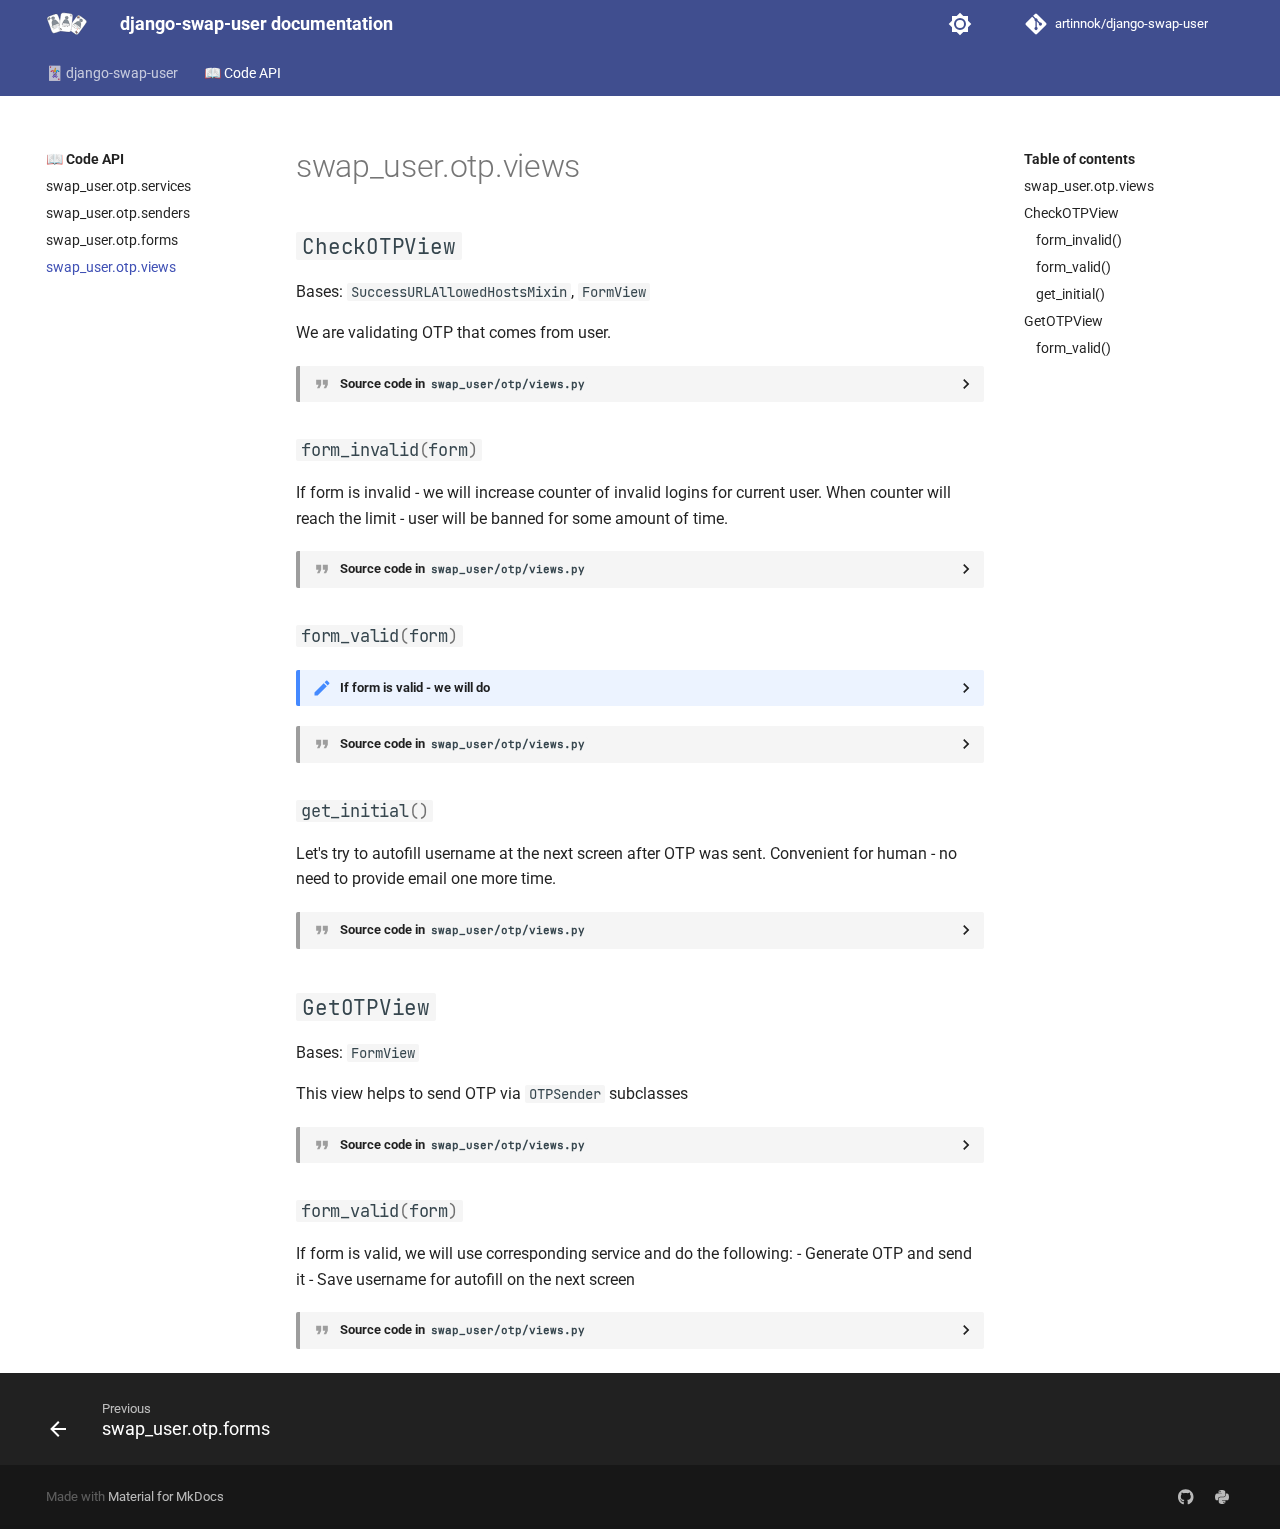
<file: code_api/otp_views/index.html>
<!doctype html>
<html lang="en" class="no-js">
  <head>
    
      <meta charset="utf-8">
      <meta name="viewport" content="width=device-width,initial-scale=1">
      
      
      
      <link rel="icon" href="../../assets/images/favicon.png">
      <meta name="generator" content="mkdocs-1.3.0, mkdocs-material-8.3.4">
    
    
      
        <title>swap_user.otp.views - django-swap-user documentation</title>
      
    
    
      <link rel="stylesheet" href="../../assets/stylesheets/main.4a0965b7.min.css">
      
        
        <link rel="stylesheet" href="../../assets/stylesheets/palette.cbb835fc.min.css">
        
      
      
    
    
    
      
        
        
        <link rel="preconnect" href="https://fonts.gstatic.com" crossorigin>
        <link rel="stylesheet" href="https://fonts.googleapis.com/css?family=Roboto:300,300i,400,400i,700,700i%7CRoboto+Mono:400,400i,700,700i&display=fallback">
        <style>:root{--md-text-font:"Roboto";--md-code-font:"Roboto Mono"}</style>
      
    
    
      <link rel="stylesheet" href="../../assets/_mkdocstrings.css">
    
      <link rel="stylesheet" href="../../stylesheets/extra.css">
    
      <link rel="stylesheet" href="../../stylesheets/termynal.css">
    
      <link rel="stylesheet" href="../../stylesheets/custom.css">
    
    <script>__md_scope=new URL("../..",location),__md_get=(e,_=localStorage,t=__md_scope)=>JSON.parse(_.getItem(t.pathname+"."+e)),__md_set=(e,_,t=localStorage,a=__md_scope)=>{try{t.setItem(a.pathname+"."+e,JSON.stringify(_))}catch(e){}}</script>
    
      

    
    
  </head>
  
  
    
    
      
    
    
    
    
    <body dir="ltr" data-md-color-scheme="special" data-md-color-primary="" data-md-color-accent="">
  
    
    
      <script>var palette=__md_get("__palette");if(palette&&"object"==typeof palette.color)for(var key of Object.keys(palette.color))document.body.setAttribute("data-md-color-"+key,palette.color[key])</script>
    
    <input class="md-toggle" data-md-toggle="drawer" type="checkbox" id="__drawer" autocomplete="off">
    <input class="md-toggle" data-md-toggle="search" type="checkbox" id="__search" autocomplete="off">
    <label class="md-overlay" for="__drawer"></label>
    <div data-md-component="skip">
      
        
        <a href="#swap_user.otp.views" class="md-skip">
          Skip to content
        </a>
      
    </div>
    <div data-md-component="announce">
      
    </div>
    
    
      

<header class="md-header" data-md-component="header">
  <nav class="md-header__inner md-grid" aria-label="Header">
    <a href="../.." title="django-swap-user documentation" class="md-header__button md-logo" aria-label="django-swap-user documentation" data-md-component="logo">
      
  <img src="../../media/images/django-swap-user-logo.svg" alt="logo">

    </a>
    <label class="md-header__button md-icon" for="__drawer">
      <svg xmlns="http://www.w3.org/2000/svg" viewBox="0 0 24 24"><path d="M3 6h18v2H3V6m0 5h18v2H3v-2m0 5h18v2H3v-2Z"/></svg>
    </label>
    <div class="md-header__title" data-md-component="header-title">
      <div class="md-header__ellipsis">
        <div class="md-header__topic">
          <span class="md-ellipsis">
            django-swap-user documentation
          </span>
        </div>
        <div class="md-header__topic" data-md-component="header-topic">
          <span class="md-ellipsis">
            
              swap_user.otp.views
            
          </span>
        </div>
      </div>
    </div>
    
      <form class="md-header__option" data-md-component="palette">
        
          
          
          <input class="md-option" data-md-color-media="(prefers-color-scheme: light)" data-md-color-scheme="special" data-md-color-primary="" data-md-color-accent=""  aria-label="Switch to dark mode"  type="radio" name="__palette" id="__palette_1">
          
            <label class="md-header__button md-icon" title="Switch to dark mode" for="__palette_2" hidden>
              <svg xmlns="http://www.w3.org/2000/svg" viewBox="0 0 24 24"><path d="M12 8a4 4 0 0 0-4 4 4 4 0 0 0 4 4 4 4 0 0 0 4-4 4 4 0 0 0-4-4m0 10a6 6 0 0 1-6-6 6 6 0 0 1 6-6 6 6 0 0 1 6 6 6 6 0 0 1-6 6m8-9.31V4h-4.69L12 .69 8.69 4H4v4.69L.69 12 4 15.31V20h4.69L12 23.31 15.31 20H20v-4.69L23.31 12 20 8.69Z"/></svg>
            </label>
          
        
          
          
          <input class="md-option" data-md-color-media="(prefers-color-scheme: dark)" data-md-color-scheme="slate" data-md-color-primary="" data-md-color-accent=""  aria-label="Switch to system preference"  type="radio" name="__palette" id="__palette_2">
          
            <label class="md-header__button md-icon" title="Switch to system preference" for="__palette_1" hidden>
              <svg xmlns="http://www.w3.org/2000/svg" viewBox="0 0 24 24"><path d="M12 18c-.89 0-1.74-.2-2.5-.55C11.56 16.5 13 14.42 13 12c0-2.42-1.44-4.5-3.5-5.45C10.26 6.2 11.11 6 12 6a6 6 0 0 1 6 6 6 6 0 0 1-6 6m8-9.31V4h-4.69L12 .69 8.69 4H4v4.69L.69 12 4 15.31V20h4.69L12 23.31 15.31 20H20v-4.69L23.31 12 20 8.69Z"/></svg>
            </label>
          
        
      </form>
    
    
    
    
      <div class="md-header__source">
        <a href="https://github.com/artinnok/django-swap-user" title="Go to repository" class="md-source" data-md-component="source">
  <div class="md-source__icon md-icon">
    
    <svg xmlns="http://www.w3.org/2000/svg" viewBox="0 0 448 512"><!--! Font Awesome Free 6.1.1 by @fontawesome - https://fontawesome.com License - https://fontawesome.com/license/free (Icons: CC BY 4.0, Fonts: SIL OFL 1.1, Code: MIT License) Copyright 2022 Fonticons, Inc.--><path d="M439.55 236.05 244 40.45a28.87 28.87 0 0 0-40.81 0l-40.66 40.63 51.52 51.52c27.06-9.14 52.68 16.77 43.39 43.68l49.66 49.66c34.23-11.8 61.18 31 35.47 56.69-26.49 26.49-70.21-2.87-56-37.34L240.22 199v121.85c25.3 12.54 22.26 41.85 9.08 55a34.34 34.34 0 0 1-48.55 0c-17.57-17.6-11.07-46.91 11.25-56v-123c-20.8-8.51-24.6-30.74-18.64-45L142.57 101 8.45 235.14a28.86 28.86 0 0 0 0 40.81l195.61 195.6a28.86 28.86 0 0 0 40.8 0l194.69-194.69a28.86 28.86 0 0 0 0-40.81z"/></svg>
  </div>
  <div class="md-source__repository">
    artinnok/django-swap-user
  </div>
</a>
      </div>
    
  </nav>
  
</header>
    
    <div class="md-container" data-md-component="container">
      
      
        
          
            
<nav class="md-tabs" aria-label="Tabs" data-md-component="tabs">
  <div class="md-tabs__inner md-grid">
    <ul class="md-tabs__list">
      
        
  
  


  
  
  
    <li class="md-tabs__item">
      <a href="../.." class="md-tabs__link">
        🃏 django-swap-user
      </a>
    </li>
  

      
        
  
  
    
  


  
  
  
    <li class="md-tabs__item">
      <a href="../otp_services/" class="md-tabs__link md-tabs__link--active">
        📖 Code API
      </a>
    </li>
  

      
    </ul>
  </div>
</nav>
          
        
      
      <main class="md-main" data-md-component="main">
        <div class="md-main__inner md-grid">
          
            
              
              <div class="md-sidebar md-sidebar--primary" data-md-component="sidebar" data-md-type="navigation" >
                <div class="md-sidebar__scrollwrap">
                  <div class="md-sidebar__inner">
                    

  


<nav class="md-nav md-nav--primary md-nav--lifted" aria-label="Navigation" data-md-level="0">
  <label class="md-nav__title" for="__drawer">
    <a href="../.." title="django-swap-user documentation" class="md-nav__button md-logo" aria-label="django-swap-user documentation" data-md-component="logo">
      
  <img src="../../media/images/django-swap-user-logo.svg" alt="logo">

    </a>
    django-swap-user documentation
  </label>
  
    <div class="md-nav__source">
      <a href="https://github.com/artinnok/django-swap-user" title="Go to repository" class="md-source" data-md-component="source">
  <div class="md-source__icon md-icon">
    
    <svg xmlns="http://www.w3.org/2000/svg" viewBox="0 0 448 512"><!--! Font Awesome Free 6.1.1 by @fontawesome - https://fontawesome.com License - https://fontawesome.com/license/free (Icons: CC BY 4.0, Fonts: SIL OFL 1.1, Code: MIT License) Copyright 2022 Fonticons, Inc.--><path d="M439.55 236.05 244 40.45a28.87 28.87 0 0 0-40.81 0l-40.66 40.63 51.52 51.52c27.06-9.14 52.68 16.77 43.39 43.68l49.66 49.66c34.23-11.8 61.18 31 35.47 56.69-26.49 26.49-70.21-2.87-56-37.34L240.22 199v121.85c25.3 12.54 22.26 41.85 9.08 55a34.34 34.34 0 0 1-48.55 0c-17.57-17.6-11.07-46.91 11.25-56v-123c-20.8-8.51-24.6-30.74-18.64-45L142.57 101 8.45 235.14a28.86 28.86 0 0 0 0 40.81l195.61 195.6a28.86 28.86 0 0 0 40.8 0l194.69-194.69a28.86 28.86 0 0 0 0-40.81z"/></svg>
  </div>
  <div class="md-source__repository">
    artinnok/django-swap-user
  </div>
</a>
    </div>
  
  <ul class="md-nav__list" data-md-scrollfix>
    
      
      
      

  
  
  
    
    <li class="md-nav__item md-nav__item--nested">
      
      
        <input class="md-nav__toggle md-toggle" data-md-toggle="__nav_1" type="checkbox" id="__nav_1" >
      
      
      
        
          
            
          
        
          
        
          
        
          
        
      
      
        
        
        <div class="md-nav__link md-nav__link--index ">
          <a href="../..">🃏 django-swap-user</a>
          
            <label for="__nav_1">
              <span class="md-nav__icon md-icon"></span>
            </label>
          
        </div>
      
      <nav class="md-nav" aria-label="🃏 django-swap-user" data-md-level="1">
        <label class="md-nav__title" for="__nav_1">
          <span class="md-nav__icon md-icon"></span>
          🃏 django-swap-user
        </label>
        <ul class="md-nav__list" data-md-scrollfix>
          
            
          
            
              
  
  
  
    <li class="md-nav__item">
      <a href="../../swap_models/" class="md-nav__link">
        🔧 swap models
      </a>
    </li>
  

            
          
            
              
  
  
  
    <li class="md-nav__item">
      <a href="../../otp_models/" class="md-nav__link">
        🧨 one time passwords
      </a>
    </li>
  

            
          
            
              
  
  
  
    <li class="md-nav__item">
      <a href="../../settings/" class="md-nav__link">
        ⚙️ settings
      </a>
    </li>
  

            
          
        </ul>
      </nav>
    </li>
  

    
      
      
      

  
  
    
  
  
    
    <li class="md-nav__item md-nav__item--active md-nav__item--nested">
      
      
        <input class="md-nav__toggle md-toggle" data-md-toggle="__nav_2" type="checkbox" id="__nav_2" checked>
      
      
      
        
          
        
          
        
          
        
          
        
      
      
        <label class="md-nav__link" for="__nav_2">
          📖 Code API
          <span class="md-nav__icon md-icon"></span>
        </label>
      
      <nav class="md-nav" aria-label="📖 Code API" data-md-level="1">
        <label class="md-nav__title" for="__nav_2">
          <span class="md-nav__icon md-icon"></span>
          📖 Code API
        </label>
        <ul class="md-nav__list" data-md-scrollfix>
          
            
              
  
  
  
    <li class="md-nav__item">
      <a href="../otp_services/" class="md-nav__link">
        swap_user.otp.services
      </a>
    </li>
  

            
          
            
              
  
  
  
    <li class="md-nav__item">
      <a href="../otp_senders/" class="md-nav__link">
        swap_user.otp.senders
      </a>
    </li>
  

            
          
            
              
  
  
  
    <li class="md-nav__item">
      <a href="../otp_forms/" class="md-nav__link">
        swap_user.otp.forms
      </a>
    </li>
  

            
          
            
              
  
  
    
  
  
    <li class="md-nav__item md-nav__item--active">
      
      <input class="md-nav__toggle md-toggle" data-md-toggle="toc" type="checkbox" id="__toc">
      
      
      
        <label class="md-nav__link md-nav__link--active" for="__toc">
          swap_user.otp.views
          <span class="md-nav__icon md-icon"></span>
        </label>
      
      <a href="./" class="md-nav__link md-nav__link--active">
        swap_user.otp.views
      </a>
      
        

<nav class="md-nav md-nav--secondary" aria-label="Table of contents">
  
  
  
  
    <label class="md-nav__title" for="__toc">
      <span class="md-nav__icon md-icon"></span>
      Table of contents
    </label>
    <ul class="md-nav__list" data-md-component="toc" data-md-scrollfix>
      
        <li class="md-nav__item">
  <a href="#swap_user.otp.views" class="md-nav__link">
    swap_user.otp.views
  </a>
  
</li>
      
        <li class="md-nav__item">
  <a href="#swap_user.otp.views.CheckOTPView" class="md-nav__link">
    CheckOTPView
  </a>
  
    <nav class="md-nav" aria-label="CheckOTPView">
      <ul class="md-nav__list">
        
          <li class="md-nav__item">
  <a href="#swap_user.otp.views.CheckOTPView.form_invalid" class="md-nav__link">
    form_invalid()
  </a>
  
</li>
        
          <li class="md-nav__item">
  <a href="#swap_user.otp.views.CheckOTPView.form_valid" class="md-nav__link">
    form_valid()
  </a>
  
</li>
        
          <li class="md-nav__item">
  <a href="#swap_user.otp.views.CheckOTPView.get_initial" class="md-nav__link">
    get_initial()
  </a>
  
</li>
        
      </ul>
    </nav>
  
</li>
      
        <li class="md-nav__item">
  <a href="#swap_user.otp.views.GetOTPView" class="md-nav__link">
    GetOTPView
  </a>
  
    <nav class="md-nav" aria-label="GetOTPView">
      <ul class="md-nav__list">
        
          <li class="md-nav__item">
  <a href="#swap_user.otp.views.GetOTPView.form_valid" class="md-nav__link">
    form_valid()
  </a>
  
</li>
        
      </ul>
    </nav>
  
</li>
      
    </ul>
  
</nav>
      
    </li>
  

            
          
        </ul>
      </nav>
    </li>
  

    
  </ul>
</nav>
                  </div>
                </div>
              </div>
            
            
              
              <div class="md-sidebar md-sidebar--secondary" data-md-component="sidebar" data-md-type="toc" >
                <div class="md-sidebar__scrollwrap">
                  <div class="md-sidebar__inner">
                    

<nav class="md-nav md-nav--secondary" aria-label="Table of contents">
  
  
  
  
    <label class="md-nav__title" for="__toc">
      <span class="md-nav__icon md-icon"></span>
      Table of contents
    </label>
    <ul class="md-nav__list" data-md-component="toc" data-md-scrollfix>
      
        <li class="md-nav__item">
  <a href="#swap_user.otp.views" class="md-nav__link">
    swap_user.otp.views
  </a>
  
</li>
      
        <li class="md-nav__item">
  <a href="#swap_user.otp.views.CheckOTPView" class="md-nav__link">
    CheckOTPView
  </a>
  
    <nav class="md-nav" aria-label="CheckOTPView">
      <ul class="md-nav__list">
        
          <li class="md-nav__item">
  <a href="#swap_user.otp.views.CheckOTPView.form_invalid" class="md-nav__link">
    form_invalid()
  </a>
  
</li>
        
          <li class="md-nav__item">
  <a href="#swap_user.otp.views.CheckOTPView.form_valid" class="md-nav__link">
    form_valid()
  </a>
  
</li>
        
          <li class="md-nav__item">
  <a href="#swap_user.otp.views.CheckOTPView.get_initial" class="md-nav__link">
    get_initial()
  </a>
  
</li>
        
      </ul>
    </nav>
  
</li>
      
        <li class="md-nav__item">
  <a href="#swap_user.otp.views.GetOTPView" class="md-nav__link">
    GetOTPView
  </a>
  
    <nav class="md-nav" aria-label="GetOTPView">
      <ul class="md-nav__list">
        
          <li class="md-nav__item">
  <a href="#swap_user.otp.views.GetOTPView.form_valid" class="md-nav__link">
    form_valid()
  </a>
  
</li>
        
      </ul>
    </nav>
  
</li>
      
    </ul>
  
</nav>
                  </div>
                </div>
              </div>
            
          
          <div class="md-content" data-md-component="content">
            <article class="md-content__inner md-typeset">
              
                


  <h1>swap_user.otp.views</h1>

<div class="doc doc-object doc-module">


<a id="swap_user.otp.views"></a>
  <div class="doc doc-contents first">

  

  <div class="doc doc-children">








<div class="doc doc-object doc-class">



<h2 id="swap_user.otp.views.CheckOTPView" class="doc doc-heading">
        <code>CheckOTPView</code>


<a href="#swap_user.otp.views.CheckOTPView" class="headerlink" title="Permanent link">&para;</a></h2>


  <div class="doc doc-contents ">
      <p class="doc doc-class-bases">
        Bases: <code><span title="django.contrib.auth.views.SuccessURLAllowedHostsMixin">SuccessURLAllowedHostsMixin</span></code>, <code><span title="django.views.generic.edit.FormView">FormView</span></code></p>

  
      <p>We are validating OTP that comes from user.</p>


        <details class="quote">
          <summary>Source code in <code>swap_user/otp/views.py</code></summary>
          <div class="highlight"><table class="highlighttable"><tr><td class="linenos"><div class="linenodiv"><pre><span></span><span class="normal"><a href="#__codelineno-0-46"> 46</a></span>
<span class="normal"><a href="#__codelineno-0-47"> 47</a></span>
<span class="normal"><a href="#__codelineno-0-48"> 48</a></span>
<span class="normal"><a href="#__codelineno-0-49"> 49</a></span>
<span class="normal"><a href="#__codelineno-0-50"> 50</a></span>
<span class="normal"><a href="#__codelineno-0-51"> 51</a></span>
<span class="normal"><a href="#__codelineno-0-52"> 52</a></span>
<span class="normal"><a href="#__codelineno-0-53"> 53</a></span>
<span class="normal"><a href="#__codelineno-0-54"> 54</a></span>
<span class="normal"><a href="#__codelineno-0-55"> 55</a></span>
<span class="normal"><a href="#__codelineno-0-56"> 56</a></span>
<span class="normal"><a href="#__codelineno-0-57"> 57</a></span>
<span class="normal"><a href="#__codelineno-0-58"> 58</a></span>
<span class="normal"><a href="#__codelineno-0-59"> 59</a></span>
<span class="normal"><a href="#__codelineno-0-60"> 60</a></span>
<span class="normal"><a href="#__codelineno-0-61"> 61</a></span>
<span class="normal"><a href="#__codelineno-0-62"> 62</a></span>
<span class="normal"><a href="#__codelineno-0-63"> 63</a></span>
<span class="normal"><a href="#__codelineno-0-64"> 64</a></span>
<span class="normal"><a href="#__codelineno-0-65"> 65</a></span>
<span class="normal"><a href="#__codelineno-0-66"> 66</a></span>
<span class="normal"><a href="#__codelineno-0-67"> 67</a></span>
<span class="normal"><a href="#__codelineno-0-68"> 68</a></span>
<span class="normal"><a href="#__codelineno-0-69"> 69</a></span>
<span class="normal"><a href="#__codelineno-0-70"> 70</a></span>
<span class="normal"><a href="#__codelineno-0-71"> 71</a></span>
<span class="normal"><a href="#__codelineno-0-72"> 72</a></span>
<span class="normal"><a href="#__codelineno-0-73"> 73</a></span>
<span class="normal"><a href="#__codelineno-0-74"> 74</a></span>
<span class="normal"><a href="#__codelineno-0-75"> 75</a></span>
<span class="normal"><a href="#__codelineno-0-76"> 76</a></span>
<span class="normal"><a href="#__codelineno-0-77"> 77</a></span>
<span class="normal"><a href="#__codelineno-0-78"> 78</a></span>
<span class="normal"><a href="#__codelineno-0-79"> 79</a></span>
<span class="normal"><a href="#__codelineno-0-80"> 80</a></span>
<span class="normal"><a href="#__codelineno-0-81"> 81</a></span>
<span class="normal"><a href="#__codelineno-0-82"> 82</a></span>
<span class="normal"><a href="#__codelineno-0-83"> 83</a></span>
<span class="normal"><a href="#__codelineno-0-84"> 84</a></span>
<span class="normal"><a href="#__codelineno-0-85"> 85</a></span>
<span class="normal"><a href="#__codelineno-0-86"> 86</a></span>
<span class="normal"><a href="#__codelineno-0-87"> 87</a></span>
<span class="normal"><a href="#__codelineno-0-88"> 88</a></span>
<span class="normal"><a href="#__codelineno-0-89"> 89</a></span>
<span class="normal"><a href="#__codelineno-0-90"> 90</a></span>
<span class="normal"><a href="#__codelineno-0-91"> 91</a></span>
<span class="normal"><a href="#__codelineno-0-92"> 92</a></span>
<span class="normal"><a href="#__codelineno-0-93"> 93</a></span>
<span class="normal"><a href="#__codelineno-0-94"> 94</a></span>
<span class="normal"><a href="#__codelineno-0-95"> 95</a></span>
<span class="normal"><a href="#__codelineno-0-96"> 96</a></span>
<span class="normal"><a href="#__codelineno-0-97"> 97</a></span>
<span class="normal"><a href="#__codelineno-0-98"> 98</a></span>
<span class="normal"><a href="#__codelineno-0-99"> 99</a></span>
<span class="normal"><a href="#__codelineno-0-100">100</a></span>
<span class="normal"><a href="#__codelineno-0-101">101</a></span>
<span class="normal"><a href="#__codelineno-0-102">102</a></span>
<span class="normal"><a href="#__codelineno-0-103">103</a></span>
<span class="normal"><a href="#__codelineno-0-104">104</a></span>
<span class="normal"><a href="#__codelineno-0-105">105</a></span>
<span class="normal"><a href="#__codelineno-0-106">106</a></span>
<span class="normal"><a href="#__codelineno-0-107">107</a></span>
<span class="normal"><a href="#__codelineno-0-108">108</a></span></pre></div></td><td class="code"><div><pre><span></span><code><a id="__codelineno-0-46" name="__codelineno-0-46"></a><span class="k">class</span> <span class="nc">CheckOTPView</span><span class="p">(</span><span class="n">SuccessURLAllowedHostsMixin</span><span class="p">,</span> <span class="n">FormView</span><span class="p">):</span>
<a id="__codelineno-0-47" name="__codelineno-0-47"></a>    <span class="sd">&quot;&quot;&quot;</span>
<a id="__codelineno-0-48" name="__codelineno-0-48"></a><span class="sd">    We are validating OTP that comes from user.</span>
<a id="__codelineno-0-49" name="__codelineno-0-49"></a><span class="sd">    &quot;&quot;&quot;</span>
<a id="__codelineno-0-50" name="__codelineno-0-50"></a>
<a id="__codelineno-0-51" name="__codelineno-0-51"></a>    <span class="n">template_name</span> <span class="o">=</span> <span class="s2">&quot;admin/check-otp.html&quot;</span>
<a id="__codelineno-0-52" name="__codelineno-0-52"></a>    <span class="n">form_class</span> <span class="o">=</span> <span class="n">CheckOTPForm</span>
<a id="__codelineno-0-53" name="__codelineno-0-53"></a>    <span class="n">redirect_field_name</span> <span class="o">=</span> <span class="n">REDIRECT_FIELD_NAME</span>
<a id="__codelineno-0-54" name="__codelineno-0-54"></a>
<a id="__codelineno-0-55" name="__codelineno-0-55"></a>    <span class="k">def</span> <span class="nf">get_initial</span><span class="p">(</span><span class="bp">self</span><span class="p">):</span>
<a id="__codelineno-0-56" name="__codelineno-0-56"></a>        <span class="sd">&quot;&quot;&quot;</span>
<a id="__codelineno-0-57" name="__codelineno-0-57"></a><span class="sd">        Let&#39;s try to autofill username at the next screen after OTP was sent.</span>
<a id="__codelineno-0-58" name="__codelineno-0-58"></a><span class="sd">        Convenient for human - no need to provide email one more time.</span>
<a id="__codelineno-0-59" name="__codelineno-0-59"></a><span class="sd">        &quot;&quot;&quot;</span>
<a id="__codelineno-0-60" name="__codelineno-0-60"></a>
<a id="__codelineno-0-61" name="__codelineno-0-61"></a>        <span class="n">session</span> <span class="o">=</span> <span class="bp">self</span><span class="o">.</span><span class="n">request</span><span class="o">.</span><span class="n">session</span>
<a id="__codelineno-0-62" name="__codelineno-0-62"></a>        <span class="n">cached_username</span> <span class="o">=</span> <span class="n">session</span><span class="o">.</span><span class="n">get</span><span class="p">(</span><span class="n">UserModel</span><span class="o">.</span><span class="n">USERNAME_FIELD</span><span class="p">,</span> <span class="s2">&quot;&quot;</span><span class="p">)</span>
<a id="__codelineno-0-63" name="__codelineno-0-63"></a>        <span class="n">username_field</span> <span class="o">=</span> <span class="n">UserModel</span><span class="o">.</span><span class="n">USERNAME_FIELD</span>
<a id="__codelineno-0-64" name="__codelineno-0-64"></a>
<a id="__codelineno-0-65" name="__codelineno-0-65"></a>        <span class="n">initial</span> <span class="o">=</span> <span class="p">{</span><span class="n">username_field</span><span class="p">:</span> <span class="n">cached_username</span><span class="p">}</span>
<a id="__codelineno-0-66" name="__codelineno-0-66"></a>
<a id="__codelineno-0-67" name="__codelineno-0-67"></a>        <span class="k">return</span> <span class="n">initial</span>
<a id="__codelineno-0-68" name="__codelineno-0-68"></a>
<a id="__codelineno-0-69" name="__codelineno-0-69"></a>    <span class="k">def</span> <span class="nf">form_valid</span><span class="p">(</span><span class="bp">self</span><span class="p">,</span> <span class="n">form</span><span class="p">:</span> <span class="n">forms</span><span class="o">.</span><span class="n">Form</span><span class="p">):</span>
<a id="__codelineno-0-70" name="__codelineno-0-70"></a>        <span class="sd">&quot;&quot;&quot;</span>
<a id="__codelineno-0-71" name="__codelineno-0-71"></a><span class="sd">        If form is valid - we will do:</span>
<a id="__codelineno-0-72" name="__codelineno-0-72"></a><span class="sd">            - Authenticate</span>
<a id="__codelineno-0-73" name="__codelineno-0-73"></a><span class="sd">            - Login</span>
<a id="__codelineno-0-74" name="__codelineno-0-74"></a><span class="sd">        &quot;&quot;&quot;</span>
<a id="__codelineno-0-75" name="__codelineno-0-75"></a>
<a id="__codelineno-0-76" name="__codelineno-0-76"></a>        <span class="n">username_field</span> <span class="o">=</span> <span class="n">UserModel</span><span class="o">.</span><span class="n">USERNAME_FIELD</span>
<a id="__codelineno-0-77" name="__codelineno-0-77"></a>        <span class="n">raw_username</span> <span class="o">=</span> <span class="n">form</span><span class="o">.</span><span class="n">cleaned_data</span><span class="p">[</span><span class="n">username_field</span><span class="p">]</span>
<a id="__codelineno-0-78" name="__codelineno-0-78"></a>        <span class="n">username</span> <span class="o">=</span> <span class="n">normalize_username</span><span class="p">(</span><span class="n">raw_username</span><span class="p">)</span>
<a id="__codelineno-0-79" name="__codelineno-0-79"></a>        <span class="n">otp_password</span> <span class="o">=</span> <span class="n">form</span><span class="o">.</span><span class="n">cleaned_data</span><span class="p">[</span><span class="s2">&quot;otp&quot;</span><span class="p">]</span>
<a id="__codelineno-0-80" name="__codelineno-0-80"></a>
<a id="__codelineno-0-81" name="__codelineno-0-81"></a>        <span class="n">service_class</span> <span class="o">=</span> <span class="n">swap_user_settings</span><span class="o">.</span><span class="n">CHECK_OTP_SERVICE_CLASS</span>
<a id="__codelineno-0-82" name="__codelineno-0-82"></a>        <span class="n">service</span> <span class="o">=</span> <span class="n">service_class</span><span class="p">()</span>
<a id="__codelineno-0-83" name="__codelineno-0-83"></a>        <span class="n">service</span><span class="o">.</span><span class="n">authenticate_and_login</span><span class="p">(</span>
<a id="__codelineno-0-84" name="__codelineno-0-84"></a>            <span class="n">request</span><span class="o">=</span><span class="bp">self</span><span class="o">.</span><span class="n">request</span><span class="p">,</span> <span class="n">username</span><span class="o">=</span><span class="n">username</span><span class="p">,</span> <span class="n">password</span><span class="o">=</span><span class="n">otp_password</span><span class="p">,</span>
<a id="__codelineno-0-85" name="__codelineno-0-85"></a>        <span class="p">)</span>
<a id="__codelineno-0-86" name="__codelineno-0-86"></a>        <span class="n">service</span><span class="o">.</span><span class="n">do_extra_logic_on_valid</span><span class="p">(</span><span class="n">username</span><span class="o">=</span><span class="n">username</span><span class="p">,</span> <span class="n">otp_password</span><span class="o">=</span><span class="n">otp_password</span><span class="p">)</span>
<a id="__codelineno-0-87" name="__codelineno-0-87"></a>
<a id="__codelineno-0-88" name="__codelineno-0-88"></a>        <span class="k">return</span> <span class="nb">super</span><span class="p">()</span><span class="o">.</span><span class="n">form_valid</span><span class="p">(</span><span class="n">form</span><span class="p">)</span>
<a id="__codelineno-0-89" name="__codelineno-0-89"></a>
<a id="__codelineno-0-90" name="__codelineno-0-90"></a>    <span class="k">def</span> <span class="nf">form_invalid</span><span class="p">(</span><span class="bp">self</span><span class="p">,</span> <span class="n">form</span><span class="p">):</span>
<a id="__codelineno-0-91" name="__codelineno-0-91"></a>        <span class="sd">&quot;&quot;&quot;</span>
<a id="__codelineno-0-92" name="__codelineno-0-92"></a><span class="sd">        If form is invalid - we will increase counter of invalid logins for current user.</span>
<a id="__codelineno-0-93" name="__codelineno-0-93"></a><span class="sd">        When counter will reach the limit - user will be banned for some amount of time.</span>
<a id="__codelineno-0-94" name="__codelineno-0-94"></a><span class="sd">        &quot;&quot;&quot;</span>
<a id="__codelineno-0-95" name="__codelineno-0-95"></a>
<a id="__codelineno-0-96" name="__codelineno-0-96"></a>        <span class="n">username_field</span> <span class="o">=</span> <span class="n">UserModel</span><span class="o">.</span><span class="n">USERNAME_FIELD</span>
<a id="__codelineno-0-97" name="__codelineno-0-97"></a>        <span class="n">raw_username</span> <span class="o">=</span> <span class="n">form</span><span class="o">.</span><span class="n">cleaned_data</span><span class="p">[</span><span class="n">username_field</span><span class="p">]</span>
<a id="__codelineno-0-98" name="__codelineno-0-98"></a>        <span class="n">username</span> <span class="o">=</span> <span class="n">normalize_username</span><span class="p">(</span><span class="n">raw_username</span><span class="p">)</span>
<a id="__codelineno-0-99" name="__codelineno-0-99"></a>
<a id="__codelineno-0-100" name="__codelineno-0-100"></a>        <span class="n">service_class</span> <span class="o">=</span> <span class="n">swap_user_settings</span><span class="o">.</span><span class="n">CHECK_OTP_SERVICE_CLASS</span>
<a id="__codelineno-0-101" name="__codelineno-0-101"></a>        <span class="n">service</span> <span class="o">=</span> <span class="n">service_class</span><span class="p">()</span>
<a id="__codelineno-0-102" name="__codelineno-0-102"></a>        <span class="n">service</span><span class="o">.</span><span class="n">track_invalid_login_attempt</span><span class="p">(</span><span class="n">username</span><span class="o">=</span><span class="n">username</span><span class="p">)</span>
<a id="__codelineno-0-103" name="__codelineno-0-103"></a>        <span class="n">service</span><span class="o">.</span><span class="n">do_extra_logic_on_invalid</span><span class="p">(</span><span class="n">username</span><span class="o">=</span><span class="n">username</span><span class="p">)</span>
<a id="__codelineno-0-104" name="__codelineno-0-104"></a>
<a id="__codelineno-0-105" name="__codelineno-0-105"></a>        <span class="k">return</span> <span class="nb">super</span><span class="p">()</span><span class="o">.</span><span class="n">form_invalid</span><span class="p">(</span><span class="n">form</span><span class="p">)</span>
<a id="__codelineno-0-106" name="__codelineno-0-106"></a>
<a id="__codelineno-0-107" name="__codelineno-0-107"></a>    <span class="n">get_success_url</span> <span class="o">=</span> <span class="n">LoginView</span><span class="o">.</span><span class="n">get_success_url</span>
<a id="__codelineno-0-108" name="__codelineno-0-108"></a>    <span class="n">get_redirect_url</span> <span class="o">=</span> <span class="n">LoginView</span><span class="o">.</span><span class="n">get_redirect_url</span>
</code></pre></div></td></tr></table></div>
        </details>

  

  <div class="doc doc-children">









<div class="doc doc-object doc-function">



<h3 id="swap_user.otp.views.CheckOTPView.form_invalid" class="doc doc-heading">
<code class="highlight language-python"><span class="n">form_invalid</span><span class="p">(</span><span class="n">form</span><span class="p">)</span></code>

<a href="#swap_user.otp.views.CheckOTPView.form_invalid" class="headerlink" title="Permanent link">&para;</a></h3>


  <div class="doc doc-contents ">
  
      <p>If form is invalid - we will increase counter of invalid logins for current user.
When counter will reach the limit - user will be banned for some amount of time.</p>

      <details class="quote">
        <summary>Source code in <code>swap_user/otp/views.py</code></summary>
        <div class="highlight"><table class="highlighttable"><tr><td class="linenos"><div class="linenodiv"><pre><span></span><span class="normal"><a href="#__codelineno-0-90"> 90</a></span>
<span class="normal"><a href="#__codelineno-0-91"> 91</a></span>
<span class="normal"><a href="#__codelineno-0-92"> 92</a></span>
<span class="normal"><a href="#__codelineno-0-93"> 93</a></span>
<span class="normal"><a href="#__codelineno-0-94"> 94</a></span>
<span class="normal"><a href="#__codelineno-0-95"> 95</a></span>
<span class="normal"><a href="#__codelineno-0-96"> 96</a></span>
<span class="normal"><a href="#__codelineno-0-97"> 97</a></span>
<span class="normal"><a href="#__codelineno-0-98"> 98</a></span>
<span class="normal"><a href="#__codelineno-0-99"> 99</a></span>
<span class="normal"><a href="#__codelineno-0-100">100</a></span>
<span class="normal"><a href="#__codelineno-0-101">101</a></span>
<span class="normal"><a href="#__codelineno-0-102">102</a></span>
<span class="normal"><a href="#__codelineno-0-103">103</a></span>
<span class="normal"><a href="#__codelineno-0-104">104</a></span>
<span class="normal"><a href="#__codelineno-0-105">105</a></span></pre></div></td><td class="code"><div><pre><span></span><code><a id="__codelineno-0-90" name="__codelineno-0-90"></a><span class="k">def</span> <span class="nf">form_invalid</span><span class="p">(</span><span class="bp">self</span><span class="p">,</span> <span class="n">form</span><span class="p">):</span>
<a id="__codelineno-0-91" name="__codelineno-0-91"></a>    <span class="sd">&quot;&quot;&quot;</span>
<a id="__codelineno-0-92" name="__codelineno-0-92"></a><span class="sd">    If form is invalid - we will increase counter of invalid logins for current user.</span>
<a id="__codelineno-0-93" name="__codelineno-0-93"></a><span class="sd">    When counter will reach the limit - user will be banned for some amount of time.</span>
<a id="__codelineno-0-94" name="__codelineno-0-94"></a><span class="sd">    &quot;&quot;&quot;</span>
<a id="__codelineno-0-95" name="__codelineno-0-95"></a>
<a id="__codelineno-0-96" name="__codelineno-0-96"></a>    <span class="n">username_field</span> <span class="o">=</span> <span class="n">UserModel</span><span class="o">.</span><span class="n">USERNAME_FIELD</span>
<a id="__codelineno-0-97" name="__codelineno-0-97"></a>    <span class="n">raw_username</span> <span class="o">=</span> <span class="n">form</span><span class="o">.</span><span class="n">cleaned_data</span><span class="p">[</span><span class="n">username_field</span><span class="p">]</span>
<a id="__codelineno-0-98" name="__codelineno-0-98"></a>    <span class="n">username</span> <span class="o">=</span> <span class="n">normalize_username</span><span class="p">(</span><span class="n">raw_username</span><span class="p">)</span>
<a id="__codelineno-0-99" name="__codelineno-0-99"></a>
<a id="__codelineno-0-100" name="__codelineno-0-100"></a>    <span class="n">service_class</span> <span class="o">=</span> <span class="n">swap_user_settings</span><span class="o">.</span><span class="n">CHECK_OTP_SERVICE_CLASS</span>
<a id="__codelineno-0-101" name="__codelineno-0-101"></a>    <span class="n">service</span> <span class="o">=</span> <span class="n">service_class</span><span class="p">()</span>
<a id="__codelineno-0-102" name="__codelineno-0-102"></a>    <span class="n">service</span><span class="o">.</span><span class="n">track_invalid_login_attempt</span><span class="p">(</span><span class="n">username</span><span class="o">=</span><span class="n">username</span><span class="p">)</span>
<a id="__codelineno-0-103" name="__codelineno-0-103"></a>    <span class="n">service</span><span class="o">.</span><span class="n">do_extra_logic_on_invalid</span><span class="p">(</span><span class="n">username</span><span class="o">=</span><span class="n">username</span><span class="p">)</span>
<a id="__codelineno-0-104" name="__codelineno-0-104"></a>
<a id="__codelineno-0-105" name="__codelineno-0-105"></a>    <span class="k">return</span> <span class="nb">super</span><span class="p">()</span><span class="o">.</span><span class="n">form_invalid</span><span class="p">(</span><span class="n">form</span><span class="p">)</span>
</code></pre></div></td></tr></table></div>
      </details>
  </div>

</div>

<div class="doc doc-object doc-function">



<h3 id="swap_user.otp.views.CheckOTPView.form_valid" class="doc doc-heading">
<code class="highlight language-python"><span class="n">form_valid</span><span class="p">(</span><span class="n">form</span><span class="p">)</span></code>

<a href="#swap_user.otp.views.CheckOTPView.form_valid" class="headerlink" title="Permanent link">&para;</a></h3>


  <div class="doc doc-contents ">
  

<details class="if-form-is-valid---we-will-do">
  <summary>If form is valid - we will do</summary>
  <ul>
<li>Authenticate</li>
<li>Login</li>
</ul>
</details>
      <details class="quote">
        <summary>Source code in <code>swap_user/otp/views.py</code></summary>
        <div class="highlight"><table class="highlighttable"><tr><td class="linenos"><div class="linenodiv"><pre><span></span><span class="normal"><a href="#__codelineno-0-69">69</a></span>
<span class="normal"><a href="#__codelineno-0-70">70</a></span>
<span class="normal"><a href="#__codelineno-0-71">71</a></span>
<span class="normal"><a href="#__codelineno-0-72">72</a></span>
<span class="normal"><a href="#__codelineno-0-73">73</a></span>
<span class="normal"><a href="#__codelineno-0-74">74</a></span>
<span class="normal"><a href="#__codelineno-0-75">75</a></span>
<span class="normal"><a href="#__codelineno-0-76">76</a></span>
<span class="normal"><a href="#__codelineno-0-77">77</a></span>
<span class="normal"><a href="#__codelineno-0-78">78</a></span>
<span class="normal"><a href="#__codelineno-0-79">79</a></span>
<span class="normal"><a href="#__codelineno-0-80">80</a></span>
<span class="normal"><a href="#__codelineno-0-81">81</a></span>
<span class="normal"><a href="#__codelineno-0-82">82</a></span>
<span class="normal"><a href="#__codelineno-0-83">83</a></span>
<span class="normal"><a href="#__codelineno-0-84">84</a></span>
<span class="normal"><a href="#__codelineno-0-85">85</a></span>
<span class="normal"><a href="#__codelineno-0-86">86</a></span>
<span class="normal"><a href="#__codelineno-0-87">87</a></span>
<span class="normal"><a href="#__codelineno-0-88">88</a></span></pre></div></td><td class="code"><div><pre><span></span><code><a id="__codelineno-0-69" name="__codelineno-0-69"></a><span class="k">def</span> <span class="nf">form_valid</span><span class="p">(</span><span class="bp">self</span><span class="p">,</span> <span class="n">form</span><span class="p">:</span> <span class="n">forms</span><span class="o">.</span><span class="n">Form</span><span class="p">):</span>
<a id="__codelineno-0-70" name="__codelineno-0-70"></a>    <span class="sd">&quot;&quot;&quot;</span>
<a id="__codelineno-0-71" name="__codelineno-0-71"></a><span class="sd">    If form is valid - we will do:</span>
<a id="__codelineno-0-72" name="__codelineno-0-72"></a><span class="sd">        - Authenticate</span>
<a id="__codelineno-0-73" name="__codelineno-0-73"></a><span class="sd">        - Login</span>
<a id="__codelineno-0-74" name="__codelineno-0-74"></a><span class="sd">    &quot;&quot;&quot;</span>
<a id="__codelineno-0-75" name="__codelineno-0-75"></a>
<a id="__codelineno-0-76" name="__codelineno-0-76"></a>    <span class="n">username_field</span> <span class="o">=</span> <span class="n">UserModel</span><span class="o">.</span><span class="n">USERNAME_FIELD</span>
<a id="__codelineno-0-77" name="__codelineno-0-77"></a>    <span class="n">raw_username</span> <span class="o">=</span> <span class="n">form</span><span class="o">.</span><span class="n">cleaned_data</span><span class="p">[</span><span class="n">username_field</span><span class="p">]</span>
<a id="__codelineno-0-78" name="__codelineno-0-78"></a>    <span class="n">username</span> <span class="o">=</span> <span class="n">normalize_username</span><span class="p">(</span><span class="n">raw_username</span><span class="p">)</span>
<a id="__codelineno-0-79" name="__codelineno-0-79"></a>    <span class="n">otp_password</span> <span class="o">=</span> <span class="n">form</span><span class="o">.</span><span class="n">cleaned_data</span><span class="p">[</span><span class="s2">&quot;otp&quot;</span><span class="p">]</span>
<a id="__codelineno-0-80" name="__codelineno-0-80"></a>
<a id="__codelineno-0-81" name="__codelineno-0-81"></a>    <span class="n">service_class</span> <span class="o">=</span> <span class="n">swap_user_settings</span><span class="o">.</span><span class="n">CHECK_OTP_SERVICE_CLASS</span>
<a id="__codelineno-0-82" name="__codelineno-0-82"></a>    <span class="n">service</span> <span class="o">=</span> <span class="n">service_class</span><span class="p">()</span>
<a id="__codelineno-0-83" name="__codelineno-0-83"></a>    <span class="n">service</span><span class="o">.</span><span class="n">authenticate_and_login</span><span class="p">(</span>
<a id="__codelineno-0-84" name="__codelineno-0-84"></a>        <span class="n">request</span><span class="o">=</span><span class="bp">self</span><span class="o">.</span><span class="n">request</span><span class="p">,</span> <span class="n">username</span><span class="o">=</span><span class="n">username</span><span class="p">,</span> <span class="n">password</span><span class="o">=</span><span class="n">otp_password</span><span class="p">,</span>
<a id="__codelineno-0-85" name="__codelineno-0-85"></a>    <span class="p">)</span>
<a id="__codelineno-0-86" name="__codelineno-0-86"></a>    <span class="n">service</span><span class="o">.</span><span class="n">do_extra_logic_on_valid</span><span class="p">(</span><span class="n">username</span><span class="o">=</span><span class="n">username</span><span class="p">,</span> <span class="n">otp_password</span><span class="o">=</span><span class="n">otp_password</span><span class="p">)</span>
<a id="__codelineno-0-87" name="__codelineno-0-87"></a>
<a id="__codelineno-0-88" name="__codelineno-0-88"></a>    <span class="k">return</span> <span class="nb">super</span><span class="p">()</span><span class="o">.</span><span class="n">form_valid</span><span class="p">(</span><span class="n">form</span><span class="p">)</span>
</code></pre></div></td></tr></table></div>
      </details>
  </div>

</div>

<div class="doc doc-object doc-function">



<h3 id="swap_user.otp.views.CheckOTPView.get_initial" class="doc doc-heading">
<code class="highlight language-python"><span class="n">get_initial</span><span class="p">()</span></code>

<a href="#swap_user.otp.views.CheckOTPView.get_initial" class="headerlink" title="Permanent link">&para;</a></h3>


  <div class="doc doc-contents ">
  
      <p>Let's try to autofill username at the next screen after OTP was sent.
Convenient for human - no need to provide email one more time.</p>

      <details class="quote">
        <summary>Source code in <code>swap_user/otp/views.py</code></summary>
        <div class="highlight"><table class="highlighttable"><tr><td class="linenos"><div class="linenodiv"><pre><span></span><span class="normal"><a href="#__codelineno-0-55">55</a></span>
<span class="normal"><a href="#__codelineno-0-56">56</a></span>
<span class="normal"><a href="#__codelineno-0-57">57</a></span>
<span class="normal"><a href="#__codelineno-0-58">58</a></span>
<span class="normal"><a href="#__codelineno-0-59">59</a></span>
<span class="normal"><a href="#__codelineno-0-60">60</a></span>
<span class="normal"><a href="#__codelineno-0-61">61</a></span>
<span class="normal"><a href="#__codelineno-0-62">62</a></span>
<span class="normal"><a href="#__codelineno-0-63">63</a></span>
<span class="normal"><a href="#__codelineno-0-64">64</a></span>
<span class="normal"><a href="#__codelineno-0-65">65</a></span>
<span class="normal"><a href="#__codelineno-0-66">66</a></span>
<span class="normal"><a href="#__codelineno-0-67">67</a></span></pre></div></td><td class="code"><div><pre><span></span><code><a id="__codelineno-0-55" name="__codelineno-0-55"></a><span class="k">def</span> <span class="nf">get_initial</span><span class="p">(</span><span class="bp">self</span><span class="p">):</span>
<a id="__codelineno-0-56" name="__codelineno-0-56"></a>    <span class="sd">&quot;&quot;&quot;</span>
<a id="__codelineno-0-57" name="__codelineno-0-57"></a><span class="sd">    Let&#39;s try to autofill username at the next screen after OTP was sent.</span>
<a id="__codelineno-0-58" name="__codelineno-0-58"></a><span class="sd">    Convenient for human - no need to provide email one more time.</span>
<a id="__codelineno-0-59" name="__codelineno-0-59"></a><span class="sd">    &quot;&quot;&quot;</span>
<a id="__codelineno-0-60" name="__codelineno-0-60"></a>
<a id="__codelineno-0-61" name="__codelineno-0-61"></a>    <span class="n">session</span> <span class="o">=</span> <span class="bp">self</span><span class="o">.</span><span class="n">request</span><span class="o">.</span><span class="n">session</span>
<a id="__codelineno-0-62" name="__codelineno-0-62"></a>    <span class="n">cached_username</span> <span class="o">=</span> <span class="n">session</span><span class="o">.</span><span class="n">get</span><span class="p">(</span><span class="n">UserModel</span><span class="o">.</span><span class="n">USERNAME_FIELD</span><span class="p">,</span> <span class="s2">&quot;&quot;</span><span class="p">)</span>
<a id="__codelineno-0-63" name="__codelineno-0-63"></a>    <span class="n">username_field</span> <span class="o">=</span> <span class="n">UserModel</span><span class="o">.</span><span class="n">USERNAME_FIELD</span>
<a id="__codelineno-0-64" name="__codelineno-0-64"></a>
<a id="__codelineno-0-65" name="__codelineno-0-65"></a>    <span class="n">initial</span> <span class="o">=</span> <span class="p">{</span><span class="n">username_field</span><span class="p">:</span> <span class="n">cached_username</span><span class="p">}</span>
<a id="__codelineno-0-66" name="__codelineno-0-66"></a>
<a id="__codelineno-0-67" name="__codelineno-0-67"></a>    <span class="k">return</span> <span class="n">initial</span>
</code></pre></div></td></tr></table></div>
      </details>
  </div>

</div>



  </div>

  </div>

</div>

<div class="doc doc-object doc-class">



<h2 id="swap_user.otp.views.GetOTPView" class="doc doc-heading">
        <code>GetOTPView</code>


<a href="#swap_user.otp.views.GetOTPView" class="headerlink" title="Permanent link">&para;</a></h2>


  <div class="doc doc-contents ">
      <p class="doc doc-class-bases">
        Bases: <code><span title="django.views.generic.edit.FormView">FormView</span></code></p>

  
      <p>This view helps to send OTP via <code>OTPSender</code> subclasses</p>


        <details class="quote">
          <summary>Source code in <code>swap_user/otp/views.py</code></summary>
          <div class="highlight"><table class="highlighttable"><tr><td class="linenos"><div class="linenodiv"><pre><span></span><span class="normal"><a href="#__codelineno-0-14">14</a></span>
<span class="normal"><a href="#__codelineno-0-15">15</a></span>
<span class="normal"><a href="#__codelineno-0-16">16</a></span>
<span class="normal"><a href="#__codelineno-0-17">17</a></span>
<span class="normal"><a href="#__codelineno-0-18">18</a></span>
<span class="normal"><a href="#__codelineno-0-19">19</a></span>
<span class="normal"><a href="#__codelineno-0-20">20</a></span>
<span class="normal"><a href="#__codelineno-0-21">21</a></span>
<span class="normal"><a href="#__codelineno-0-22">22</a></span>
<span class="normal"><a href="#__codelineno-0-23">23</a></span>
<span class="normal"><a href="#__codelineno-0-24">24</a></span>
<span class="normal"><a href="#__codelineno-0-25">25</a></span>
<span class="normal"><a href="#__codelineno-0-26">26</a></span>
<span class="normal"><a href="#__codelineno-0-27">27</a></span>
<span class="normal"><a href="#__codelineno-0-28">28</a></span>
<span class="normal"><a href="#__codelineno-0-29">29</a></span>
<span class="normal"><a href="#__codelineno-0-30">30</a></span>
<span class="normal"><a href="#__codelineno-0-31">31</a></span>
<span class="normal"><a href="#__codelineno-0-32">32</a></span>
<span class="normal"><a href="#__codelineno-0-33">33</a></span>
<span class="normal"><a href="#__codelineno-0-34">34</a></span>
<span class="normal"><a href="#__codelineno-0-35">35</a></span>
<span class="normal"><a href="#__codelineno-0-36">36</a></span>
<span class="normal"><a href="#__codelineno-0-37">37</a></span>
<span class="normal"><a href="#__codelineno-0-38">38</a></span>
<span class="normal"><a href="#__codelineno-0-39">39</a></span>
<span class="normal"><a href="#__codelineno-0-40">40</a></span>
<span class="normal"><a href="#__codelineno-0-41">41</a></span>
<span class="normal"><a href="#__codelineno-0-42">42</a></span>
<span class="normal"><a href="#__codelineno-0-43">43</a></span></pre></div></td><td class="code"><div><pre><span></span><code><a id="__codelineno-0-14" name="__codelineno-0-14"></a><span class="k">class</span> <span class="nc">GetOTPView</span><span class="p">(</span><span class="n">FormView</span><span class="p">):</span>
<a id="__codelineno-0-15" name="__codelineno-0-15"></a>    <span class="sd">&quot;&quot;&quot;</span>
<a id="__codelineno-0-16" name="__codelineno-0-16"></a><span class="sd">    This view helps to send OTP via `OTPSender` subclasses</span>
<a id="__codelineno-0-17" name="__codelineno-0-17"></a><span class="sd">    &quot;&quot;&quot;</span>
<a id="__codelineno-0-18" name="__codelineno-0-18"></a>
<a id="__codelineno-0-19" name="__codelineno-0-19"></a>    <span class="n">template_name</span> <span class="o">=</span> <span class="s2">&quot;admin/login-otp.html&quot;</span>
<a id="__codelineno-0-20" name="__codelineno-0-20"></a>    <span class="n">form_class</span> <span class="o">=</span> <span class="n">GetOTPForm</span>
<a id="__codelineno-0-21" name="__codelineno-0-21"></a>    <span class="n">success_url</span> <span class="o">=</span> <span class="s2">&quot;/admin/check-otp/?next=/admin/&quot;</span>
<a id="__codelineno-0-22" name="__codelineno-0-22"></a>
<a id="__codelineno-0-23" name="__codelineno-0-23"></a>    <span class="k">def</span> <span class="nf">form_valid</span><span class="p">(</span><span class="bp">self</span><span class="p">,</span> <span class="n">form</span><span class="p">:</span> <span class="n">forms</span><span class="o">.</span><span class="n">Form</span><span class="p">):</span>
<a id="__codelineno-0-24" name="__codelineno-0-24"></a>        <span class="sd">&quot;&quot;&quot;</span>
<a id="__codelineno-0-25" name="__codelineno-0-25"></a><span class="sd">        If form is valid, we will use corresponding service and do the following:</span>
<a id="__codelineno-0-26" name="__codelineno-0-26"></a><span class="sd">            - Generate OTP and send it</span>
<a id="__codelineno-0-27" name="__codelineno-0-27"></a><span class="sd">            - Save username for autofill on the next screen</span>
<a id="__codelineno-0-28" name="__codelineno-0-28"></a><span class="sd">        &quot;&quot;&quot;</span>
<a id="__codelineno-0-29" name="__codelineno-0-29"></a>
<a id="__codelineno-0-30" name="__codelineno-0-30"></a>        <span class="n">username_field</span> <span class="o">=</span> <span class="n">UserModel</span><span class="o">.</span><span class="n">USERNAME_FIELD</span>
<a id="__codelineno-0-31" name="__codelineno-0-31"></a>        <span class="n">raw_username</span> <span class="o">=</span> <span class="n">form</span><span class="o">.</span><span class="n">cleaned_data</span><span class="p">[</span><span class="n">username_field</span><span class="p">]</span>
<a id="__codelineno-0-32" name="__codelineno-0-32"></a>        <span class="n">username</span> <span class="o">=</span> <span class="n">normalize_username</span><span class="p">(</span><span class="n">raw_username</span><span class="p">)</span>
<a id="__codelineno-0-33" name="__codelineno-0-33"></a>        <span class="n">request</span> <span class="o">=</span> <span class="bp">self</span><span class="o">.</span><span class="n">request</span>
<a id="__codelineno-0-34" name="__codelineno-0-34"></a>
<a id="__codelineno-0-35" name="__codelineno-0-35"></a>        <span class="n">service_class</span> <span class="o">=</span> <span class="n">swap_user_settings</span><span class="o">.</span><span class="n">GET_OTP_SERVICE_CLASS</span>
<a id="__codelineno-0-36" name="__codelineno-0-36"></a>        <span class="n">service</span> <span class="o">=</span> <span class="n">service_class</span><span class="p">()</span>
<a id="__codelineno-0-37" name="__codelineno-0-37"></a>
<a id="__codelineno-0-38" name="__codelineno-0-38"></a>        <span class="n">service</span><span class="o">.</span><span class="n">generate_otp_and_send</span><span class="p">(</span><span class="n">username</span><span class="o">=</span><span class="n">username</span><span class="p">)</span>
<a id="__codelineno-0-39" name="__codelineno-0-39"></a>        <span class="n">service</span><span class="o">.</span><span class="n">save_username_to_sesson</span><span class="p">(</span><span class="n">request</span><span class="o">=</span><span class="n">request</span><span class="p">,</span> <span class="n">username</span><span class="o">=</span><span class="n">username</span><span class="p">)</span>
<a id="__codelineno-0-40" name="__codelineno-0-40"></a>        <span class="n">service</span><span class="o">.</span><span class="n">track_how_much_otp_sent</span><span class="p">(</span><span class="n">username</span><span class="o">=</span><span class="n">username</span><span class="p">)</span>
<a id="__codelineno-0-41" name="__codelineno-0-41"></a>        <span class="n">service</span><span class="o">.</span><span class="n">do_extra_logic</span><span class="p">(</span><span class="n">username</span><span class="o">=</span><span class="n">username</span><span class="p">)</span>
<a id="__codelineno-0-42" name="__codelineno-0-42"></a>
<a id="__codelineno-0-43" name="__codelineno-0-43"></a>        <span class="k">return</span> <span class="nb">super</span><span class="p">()</span><span class="o">.</span><span class="n">form_valid</span><span class="p">(</span><span class="n">form</span><span class="p">)</span>
</code></pre></div></td></tr></table></div>
        </details>

  

  <div class="doc doc-children">









<div class="doc doc-object doc-function">



<h3 id="swap_user.otp.views.GetOTPView.form_valid" class="doc doc-heading">
<code class="highlight language-python"><span class="n">form_valid</span><span class="p">(</span><span class="n">form</span><span class="p">)</span></code>

<a href="#swap_user.otp.views.GetOTPView.form_valid" class="headerlink" title="Permanent link">&para;</a></h3>


  <div class="doc doc-contents ">
  
      <p>If form is valid, we will use corresponding service and do the following:
    - Generate OTP and send it
    - Save username for autofill on the next screen</p>

      <details class="quote">
        <summary>Source code in <code>swap_user/otp/views.py</code></summary>
        <div class="highlight"><table class="highlighttable"><tr><td class="linenos"><div class="linenodiv"><pre><span></span><span class="normal"><a href="#__codelineno-0-23">23</a></span>
<span class="normal"><a href="#__codelineno-0-24">24</a></span>
<span class="normal"><a href="#__codelineno-0-25">25</a></span>
<span class="normal"><a href="#__codelineno-0-26">26</a></span>
<span class="normal"><a href="#__codelineno-0-27">27</a></span>
<span class="normal"><a href="#__codelineno-0-28">28</a></span>
<span class="normal"><a href="#__codelineno-0-29">29</a></span>
<span class="normal"><a href="#__codelineno-0-30">30</a></span>
<span class="normal"><a href="#__codelineno-0-31">31</a></span>
<span class="normal"><a href="#__codelineno-0-32">32</a></span>
<span class="normal"><a href="#__codelineno-0-33">33</a></span>
<span class="normal"><a href="#__codelineno-0-34">34</a></span>
<span class="normal"><a href="#__codelineno-0-35">35</a></span>
<span class="normal"><a href="#__codelineno-0-36">36</a></span>
<span class="normal"><a href="#__codelineno-0-37">37</a></span>
<span class="normal"><a href="#__codelineno-0-38">38</a></span>
<span class="normal"><a href="#__codelineno-0-39">39</a></span>
<span class="normal"><a href="#__codelineno-0-40">40</a></span>
<span class="normal"><a href="#__codelineno-0-41">41</a></span>
<span class="normal"><a href="#__codelineno-0-42">42</a></span>
<span class="normal"><a href="#__codelineno-0-43">43</a></span></pre></div></td><td class="code"><div><pre><span></span><code><a id="__codelineno-0-23" name="__codelineno-0-23"></a><span class="k">def</span> <span class="nf">form_valid</span><span class="p">(</span><span class="bp">self</span><span class="p">,</span> <span class="n">form</span><span class="p">:</span> <span class="n">forms</span><span class="o">.</span><span class="n">Form</span><span class="p">):</span>
<a id="__codelineno-0-24" name="__codelineno-0-24"></a>    <span class="sd">&quot;&quot;&quot;</span>
<a id="__codelineno-0-25" name="__codelineno-0-25"></a><span class="sd">    If form is valid, we will use corresponding service and do the following:</span>
<a id="__codelineno-0-26" name="__codelineno-0-26"></a><span class="sd">        - Generate OTP and send it</span>
<a id="__codelineno-0-27" name="__codelineno-0-27"></a><span class="sd">        - Save username for autofill on the next screen</span>
<a id="__codelineno-0-28" name="__codelineno-0-28"></a><span class="sd">    &quot;&quot;&quot;</span>
<a id="__codelineno-0-29" name="__codelineno-0-29"></a>
<a id="__codelineno-0-30" name="__codelineno-0-30"></a>    <span class="n">username_field</span> <span class="o">=</span> <span class="n">UserModel</span><span class="o">.</span><span class="n">USERNAME_FIELD</span>
<a id="__codelineno-0-31" name="__codelineno-0-31"></a>    <span class="n">raw_username</span> <span class="o">=</span> <span class="n">form</span><span class="o">.</span><span class="n">cleaned_data</span><span class="p">[</span><span class="n">username_field</span><span class="p">]</span>
<a id="__codelineno-0-32" name="__codelineno-0-32"></a>    <span class="n">username</span> <span class="o">=</span> <span class="n">normalize_username</span><span class="p">(</span><span class="n">raw_username</span><span class="p">)</span>
<a id="__codelineno-0-33" name="__codelineno-0-33"></a>    <span class="n">request</span> <span class="o">=</span> <span class="bp">self</span><span class="o">.</span><span class="n">request</span>
<a id="__codelineno-0-34" name="__codelineno-0-34"></a>
<a id="__codelineno-0-35" name="__codelineno-0-35"></a>    <span class="n">service_class</span> <span class="o">=</span> <span class="n">swap_user_settings</span><span class="o">.</span><span class="n">GET_OTP_SERVICE_CLASS</span>
<a id="__codelineno-0-36" name="__codelineno-0-36"></a>    <span class="n">service</span> <span class="o">=</span> <span class="n">service_class</span><span class="p">()</span>
<a id="__codelineno-0-37" name="__codelineno-0-37"></a>
<a id="__codelineno-0-38" name="__codelineno-0-38"></a>    <span class="n">service</span><span class="o">.</span><span class="n">generate_otp_and_send</span><span class="p">(</span><span class="n">username</span><span class="o">=</span><span class="n">username</span><span class="p">)</span>
<a id="__codelineno-0-39" name="__codelineno-0-39"></a>    <span class="n">service</span><span class="o">.</span><span class="n">save_username_to_sesson</span><span class="p">(</span><span class="n">request</span><span class="o">=</span><span class="n">request</span><span class="p">,</span> <span class="n">username</span><span class="o">=</span><span class="n">username</span><span class="p">)</span>
<a id="__codelineno-0-40" name="__codelineno-0-40"></a>    <span class="n">service</span><span class="o">.</span><span class="n">track_how_much_otp_sent</span><span class="p">(</span><span class="n">username</span><span class="o">=</span><span class="n">username</span><span class="p">)</span>
<a id="__codelineno-0-41" name="__codelineno-0-41"></a>    <span class="n">service</span><span class="o">.</span><span class="n">do_extra_logic</span><span class="p">(</span><span class="n">username</span><span class="o">=</span><span class="n">username</span><span class="p">)</span>
<a id="__codelineno-0-42" name="__codelineno-0-42"></a>
<a id="__codelineno-0-43" name="__codelineno-0-43"></a>    <span class="k">return</span> <span class="nb">super</span><span class="p">()</span><span class="o">.</span><span class="n">form_valid</span><span class="p">(</span><span class="n">form</span><span class="p">)</span>
</code></pre></div></td></tr></table></div>
      </details>
  </div>

</div>



  </div>

  </div>

</div>




  </div>

  </div>

</div>

              
            </article>
            
          </div>
        </div>
        
          <a href="#" class="md-top md-icon" data-md-component="top" hidden>
            <svg xmlns="http://www.w3.org/2000/svg" viewBox="0 0 24 24"><path d="M13 20h-2V8l-5.5 5.5-1.42-1.42L12 4.16l7.92 7.92-1.42 1.42L13 8v12Z"/></svg>
            Back to top
          </a>
        
      </main>
      
        <footer class="md-footer">
  
    
    <nav class="md-footer__inner md-grid" aria-label="Footer" >
      
        
        <a href="../otp_forms/" class="md-footer__link md-footer__link--prev" aria-label="Previous: swap_user.otp.forms" rel="prev">
          <div class="md-footer__button md-icon">
            <svg xmlns="http://www.w3.org/2000/svg" viewBox="0 0 24 24"><path d="M20 11v2H8l5.5 5.5-1.42 1.42L4.16 12l7.92-7.92L13.5 5.5 8 11h12Z"/></svg>
          </div>
          <div class="md-footer__title">
            <div class="md-ellipsis">
              <span class="md-footer__direction">
                Previous
              </span>
              swap_user.otp.forms
            </div>
          </div>
        </a>
      
      
    </nav>
  
  <div class="md-footer-meta md-typeset">
    <div class="md-footer-meta__inner md-grid">
      <div class="md-copyright">
  
  
    Made with
    <a href="https://squidfunk.github.io/mkdocs-material/" target="_blank" rel="noopener">
      Material for MkDocs
    </a>
  
</div>
      
        <div class="md-social">
  
    
    
      
      
    
    <a href="https://github.com/artinnok/django-swap-user" target="_blank" rel="noopener" title="github.com" class="md-social__link">
      <svg xmlns="http://www.w3.org/2000/svg" viewBox="0 0 496 512"><!--! Font Awesome Free 6.1.1 by @fontawesome - https://fontawesome.com License - https://fontawesome.com/license/free (Icons: CC BY 4.0, Fonts: SIL OFL 1.1, Code: MIT License) Copyright 2022 Fonticons, Inc.--><path d="M165.9 397.4c0 2-2.3 3.6-5.2 3.6-3.3.3-5.6-1.3-5.6-3.6 0-2 2.3-3.6 5.2-3.6 3-.3 5.6 1.3 5.6 3.6zm-31.1-4.5c-.7 2 1.3 4.3 4.3 4.9 2.6 1 5.6 0 6.2-2s-1.3-4.3-4.3-5.2c-2.6-.7-5.5.3-6.2 2.3zm44.2-1.7c-2.9.7-4.9 2.6-4.6 4.9.3 2 2.9 3.3 5.9 2.6 2.9-.7 4.9-2.6 4.6-4.6-.3-1.9-3-3.2-5.9-2.9zM244.8 8C106.1 8 0 113.3 0 252c0 110.9 69.8 205.8 169.5 239.2 12.8 2.3 17.3-5.6 17.3-12.1 0-6.2-.3-40.4-.3-61.4 0 0-70 15-84.7-29.8 0 0-11.4-29.1-27.8-36.6 0 0-22.9-15.7 1.6-15.4 0 0 24.9 2 38.6 25.8 21.9 38.6 58.6 27.5 72.9 20.9 2.3-16 8.8-27.1 16-33.7-55.9-6.2-112.3-14.3-112.3-110.5 0-27.5 7.6-41.3 23.6-58.9-2.6-6.5-11.1-33.3 2.6-67.9 20.9-6.5 69 27 69 27 20-5.6 41.5-8.5 62.8-8.5s42.8 2.9 62.8 8.5c0 0 48.1-33.6 69-27 13.7 34.7 5.2 61.4 2.6 67.9 16 17.7 25.8 31.5 25.8 58.9 0 96.5-58.9 104.2-114.8 110.5 9.2 7.9 17 22.9 17 46.4 0 33.7-.3 75.4-.3 83.6 0 6.5 4.6 14.4 17.3 12.1C428.2 457.8 496 362.9 496 252 496 113.3 383.5 8 244.8 8zM97.2 352.9c-1.3 1-1 3.3.7 5.2 1.6 1.6 3.9 2.3 5.2 1 1.3-1 1-3.3-.7-5.2-1.6-1.6-3.9-2.3-5.2-1zm-10.8-8.1c-.7 1.3.3 2.9 2.3 3.9 1.6 1 3.6.7 4.3-.7.7-1.3-.3-2.9-2.3-3.9-2-.6-3.6-.3-4.3.7zm32.4 35.6c-1.6 1.3-1 4.3 1.3 6.2 2.3 2.3 5.2 2.6 6.5 1 1.3-1.3.7-4.3-1.3-6.2-2.2-2.3-5.2-2.6-6.5-1zm-11.4-14.7c-1.6 1-1.6 3.6 0 5.9 1.6 2.3 4.3 3.3 5.6 2.3 1.6-1.3 1.6-3.9 0-6.2-1.4-2.3-4-3.3-5.6-2z"/></svg>
    </a>
  
    
    
      
      
    
    <a href="https://pypi.org/project/django-swap-user/" target="_blank" rel="noopener" title="pypi.org" class="md-social__link">
      <svg xmlns="http://www.w3.org/2000/svg" viewBox="0 0 448 512"><!--! Font Awesome Free 6.1.1 by @fontawesome - https://fontawesome.com License - https://fontawesome.com/license/free (Icons: CC BY 4.0, Fonts: SIL OFL 1.1, Code: MIT License) Copyright 2022 Fonticons, Inc.--><path d="M439.8 200.5c-7.7-30.9-22.3-54.2-53.4-54.2h-40.1v47.4c0 36.8-31.2 67.8-66.8 67.8H172.7c-29.2 0-53.4 25-53.4 54.3v101.8c0 29 25.2 46 53.4 54.3 33.8 9.9 66.3 11.7 106.8 0 26.9-7.8 53.4-23.5 53.4-54.3v-40.7H226.2v-13.6h160.2c31.1 0 42.6-21.7 53.4-54.2 11.2-33.5 10.7-65.7 0-108.6zM286.2 404c11.1 0 20.1 9.1 20.1 20.3 0 11.3-9 20.4-20.1 20.4-11 0-20.1-9.2-20.1-20.4.1-11.3 9.1-20.3 20.1-20.3zM167.8 248.1h106.8c29.7 0 53.4-24.5 53.4-54.3V91.9c0-29-24.4-50.7-53.4-55.6-35.8-5.9-74.7-5.6-106.8.1-45.2 8-53.4 24.7-53.4 55.6v40.7h106.9v13.6h-147c-31.1 0-58.3 18.7-66.8 54.2-9.8 40.7-10.2 66.1 0 108.6 7.6 31.6 25.7 54.2 56.8 54.2H101v-48.8c0-35.3 30.5-66.4 66.8-66.4zm-6.7-142.6c-11.1 0-20.1-9.1-20.1-20.3.1-11.3 9-20.4 20.1-20.4 11 0 20.1 9.2 20.1 20.4s-9 20.3-20.1 20.3z"/></svg>
    </a>
  
</div>
      
    </div>
  </div>
</footer>
      
    </div>
    <div class="md-dialog" data-md-component="dialog">
      <div class="md-dialog__inner md-typeset"></div>
    </div>
    <script id="__config" type="application/json">{"base": "../..", "features": ["content.code.annotate", "content.tooltips", "navigation.indexes", "navigation.sections", "navigation.tabs", "navigation.top", "navigation.tracking", "search.highlight", "search.share", "search.suggest", "toc.follow"], "search": "../../assets/javascripts/workers/search.85cb4492.min.js", "translations": {"clipboard.copied": "Copied to clipboard", "clipboard.copy": "Copy to clipboard", "search.config.lang": "en", "search.config.pipeline": "trimmer, stopWordFilter", "search.config.separator": "[\\s\\-]+", "search.placeholder": "Search", "search.result.more.one": "1 more on this page", "search.result.more.other": "# more on this page", "search.result.none": "No matching documents", "search.result.one": "1 matching document", "search.result.other": "# matching documents", "search.result.placeholder": "Type to start searching", "search.result.term.missing": "Missing", "select.version.title": "Select version"}}</script>
    
    
      <script src="../../assets/javascripts/bundle.f758a944.min.js"></script>
      
        <script src="../../javascript/termynal.js"></script>
      
        <script src="../../javascript/custom.js"></script>
      
    
  </body>
</html>
</file>
<file: assets/_mkdocstrings.css>
/* Don't capitalize names. */
h5.doc-heading {
  text-transform: none !important;
}

/* Avoid breaking parameters name, etc. in table cells. */
.doc-contents td code {
  word-break: normal !important;
}

/* For pieces of Markdown rendered in table cells. */
.doc-contents td p {
  margin-top: 0 !important;
  margin-bottom: 0 !important;
}

/* Max width for docstring sections tables. */
.doc .md-typeset__table,
.doc .md-typeset__table table {
  display: table !important;
  width: 100%;
}
.doc .md-typeset__table tr {
  display: table-row;
}

/* Avoid line breaks in rendered fields. */
.field-body p {
  display: inline;
}

/* Defaults in Spacy table style. */
.doc-param-default {
  float: right;
}
</file>
<file: stylesheets/extra.css>
[data-md-color-scheme="special"] {
  --md-primary-fg-color:        #404e8f;
  --md-code-font-family: "JetBrainsMono",     var(--md-code-font, _),
    SFMono-Regular, Consolas, Menlo, monospace;
}

@font-face {
  font-family: "JetBrainsMono";
  font-face-name: "JetBrainsMono";
  src: url("/fonts/JetBrainsMono-Regular.woff2") format('woff2');
  font-weight: normal;
  font-style: normal;
}
</file>
<file: stylesheets/termynal.css>
/**
 * termynal.js
 *
 * @author Ines Montani <ines@ines.io>
 * @version 0.0.1
 * @license MIT
 */

:root {
    --color-bg: #252a33;
    --color-text: #eee;
    --color-text-subtle: #a2a2a2;
}

[data-termynal] {
    width: 750px;
    max-width: 100%;
    background: var(--color-bg);
    color: var(--color-text);
    font-size: 18px;
    font-family: 'Fira Mono', Consolas, Menlo, Monaco, 'Courier New', Courier, monospace;
    border-radius: 4px;
    padding: 75px 45px 35px;
    position: relative;
    -webkit-box-sizing: border-box;
            box-sizing: border-box;
}

[data-termynal]:before {
    content: '';
    position: absolute;
    top: 15px;
    left: 15px;
    display: inline-block;
    width: 15px;
    height: 15px;
    border-radius: 50%;
    /* A little hack to display the window buttons in one pseudo element. */
    background: #d9515d;
    -webkit-box-shadow: 25px 0 0 #f4c025, 50px 0 0 #3ec930;
            box-shadow: 25px 0 0 #f4c025, 50px 0 0 #3ec930;
}

[data-termynal]:after {
    content: 'bash';
    position: absolute;
    color: var(--color-text-subtle);
    top: 5px;
    left: 0;
    width: 100%;
    text-align: center;
}

[data-ty] {
    display: block;
    line-height: 2;
}

[data-ty]:before {
    /* Set up defaults and ensure empty lines are displayed. */
    content: '';
    display: inline-block;
    vertical-align: middle;
}

[data-ty="input"]:before,
[data-ty-prompt]:before {
    margin-right: 0.75em;
    color: var(--color-text-subtle);
}

[data-ty="input"]:before {
    content: '$';
}

[data-ty][data-ty-prompt]:before {
    content: attr(data-ty-prompt);
}

[data-ty-cursor]:after {
    content: attr(data-ty-cursor);
    font-family: monospace;
    margin-left: 0.5em;
    -webkit-animation: blink 1s infinite;
            animation: blink 1s infinite;
}


/* Cursor animation */

@-webkit-keyframes blink {
    50% {
        opacity: 0;
    }
}

@keyframes blink {
    50% {
        opacity: 0;
    }
}
</file>
<file: stylesheets/custom.css>
.termynal-comment {
    color: #4a968f;
    font-style: italic;
    display: block;
}

.termy [data-termynal] {
    white-space: pre-wrap;
}

a.external-link::after {
    /* \00A0 is a non-breaking space
        to make the mark be on the same line as the link
    */
    content: "\00A0[↪]";
}

a.internal-link::after {
    /* \00A0 is a non-breaking space
        to make the mark be on the same line as the link
    */
    content: "\00A0↪";
}
</file>
<file: assets/stylesheets/main.4a0965b7.min.css>
@charset "UTF-8";html{-webkit-text-size-adjust:none;-moz-text-size-adjust:none;-ms-text-size-adjust:none;text-size-adjust:none;box-sizing:border-box}*,:after,:before{box-sizing:inherit}@media (prefers-reduced-motion){*,:after,:before{transition:none!important}}body{margin:0}a,button,input,label{-webkit-tap-highlight-color:transparent}a{color:inherit;text-decoration:none}hr{border:0;box-sizing:initial;display:block;height:.05rem;overflow:visible;padding:0}small{font-size:80%}sub,sup{line-height:1em}img{border-style:none}table{border-collapse:initial;border-spacing:0}td,th{font-weight:400;vertical-align:top}button{background:transparent;border:0;font-family:inherit;font-size:inherit;margin:0;padding:0}input{border:0;outline:none}:root,[data-md-color-scheme=default]{--md-default-fg-color:rgba(0,0,0,.87);--md-default-fg-color--light:rgba(0,0,0,.54);--md-default-fg-color--lighter:rgba(0,0,0,.32);--md-default-fg-color--lightest:rgba(0,0,0,.07);--md-default-bg-color:#fff;--md-default-bg-color--light:hsla(0,0%,100%,.7);--md-default-bg-color--lighter:hsla(0,0%,100%,.3);--md-default-bg-color--lightest:hsla(0,0%,100%,.12);--md-primary-fg-color:#4051b5;--md-primary-fg-color--light:#5d6cc0;--md-primary-fg-color--dark:#303fa1;--md-primary-bg-color:#fff;--md-primary-bg-color--light:hsla(0,0%,100%,.7);--md-accent-fg-color:#526cfe;--md-accent-fg-color--transparent:rgba(82,108,254,.1);--md-accent-bg-color:#fff;--md-accent-bg-color--light:hsla(0,0%,100%,.7);--md-code-fg-color:#36464e;--md-code-bg-color:#f5f5f5;--md-code-hl-color:rgba(255,255,0,.5);--md-code-hl-number-color:#d52a2a;--md-code-hl-special-color:#db1457;--md-code-hl-function-color:#a846b9;--md-code-hl-constant-color:#6e59d9;--md-code-hl-keyword-color:#3f6ec6;--md-code-hl-string-color:#1c7d4d;--md-code-hl-name-color:var(--md-code-fg-color);--md-code-hl-operator-color:var(--md-default-fg-color--light);--md-code-hl-punctuation-color:var(--md-default-fg-color--light);--md-code-hl-comment-color:var(--md-default-fg-color--light);--md-code-hl-generic-color:var(--md-default-fg-color--light);--md-code-hl-variable-color:var(--md-default-fg-color--light);--md-typeset-color:var(--md-default-fg-color);--md-typeset-a-color:var(--md-primary-fg-color);--md-typeset-mark-color:rgba(255,255,0,.5);--md-typeset-del-color:rgba(245,80,61,.15);--md-typeset-ins-color:rgba(11,213,112,.15);--md-typeset-kbd-color:#fafafa;--md-typeset-kbd-accent-color:#fff;--md-typeset-kbd-border-color:#b8b8b8;--md-typeset-table-color:rgba(0,0,0,.12);--md-admonition-fg-color:var(--md-default-fg-color);--md-admonition-bg-color:var(--md-default-bg-color);--md-footer-fg-color:#fff;--md-footer-fg-color--light:hsla(0,0%,100%,.7);--md-footer-fg-color--lighter:hsla(0,0%,100%,.3);--md-footer-bg-color:rgba(0,0,0,.87);--md-footer-bg-color--dark:rgba(0,0,0,.32);--md-shadow-z1:0 0.2rem 0.5rem rgba(0,0,0,.05),0 0 0.05rem rgba(0,0,0,.1);--md-shadow-z2:0 0.2rem 0.5rem rgba(0,0,0,.1),0 0 0.05rem rgba(0,0,0,.25);--md-shadow-z3:0 0.2rem 0.5rem rgba(0,0,0,.2),0 0 0.05rem rgba(0,0,0,.35)}.md-icon svg{fill:currentcolor;display:block;height:1.2rem;width:1.2rem}body{-webkit-font-smoothing:antialiased;-moz-osx-font-smoothing:grayscale;--md-text-font-family:var(--md-text-font,_),-apple-system,BlinkMacSystemFont,Helvetica,Arial,sans-serif;--md-code-font-family:var(--md-code-font,_),SFMono-Regular,Consolas,Menlo,monospace}body,input{font-feature-settings:"kern","liga";font-family:var(--md-text-font-family)}body,code,input,kbd,pre{color:var(--md-typeset-color)}code,kbd,pre{font-feature-settings:"kern";font-family:var(--md-code-font-family)}:root{--md-typeset-table-sort-icon:url('data:image/svg+xml;charset=utf-8,<svg xmlns="http://www.w3.org/2000/svg" viewBox="0 0 24 24"><path d="m18 21-4-4h3V7h-3l4-4 4 4h-3v10h3M2 19v-2h10v2M2 13v-2h7v2M2 7V5h4v2H2Z"/></svg>');--md-typeset-table-sort-icon--asc:url('data:image/svg+xml;charset=utf-8,<svg xmlns="http://www.w3.org/2000/svg" viewBox="0 0 24 24"><path d="M19 17h3l-4 4-4-4h3V3h2M2 17h10v2H2M6 5v2H2V5m0 6h7v2H2v-2Z"/></svg>');--md-typeset-table-sort-icon--desc:url('data:image/svg+xml;charset=utf-8,<svg xmlns="http://www.w3.org/2000/svg" viewBox="0 0 24 24"><path d="M19 7h3l-4-4-4 4h3v14h2M2 17h10v2H2M6 5v2H2V5m0 6h7v2H2v-2Z"/></svg>')}.md-typeset{-webkit-print-color-adjust:exact;color-adjust:exact;font-size:.8rem;line-height:1.6}@media print{.md-typeset{font-size:.68rem}}.md-typeset blockquote,.md-typeset dl,.md-typeset figure,.md-typeset ol,.md-typeset pre,.md-typeset ul{margin-bottom:1em;margin-top:1em}.md-typeset h1{color:var(--md-default-fg-color--light);font-size:2em;line-height:1.3;margin:0 0 1.25em}.md-typeset h1,.md-typeset h2{font-weight:300;letter-spacing:-.01em}.md-typeset h2{font-size:1.5625em;line-height:1.4;margin:1.6em 0 .64em}.md-typeset h3{font-size:1.25em;font-weight:400;letter-spacing:-.01em;line-height:1.5;margin:1.6em 0 .8em}.md-typeset h2+h3{margin-top:.8em}.md-typeset h4{font-weight:700;letter-spacing:-.01em;margin:1em 0}.md-typeset h5,.md-typeset h6{color:var(--md-default-fg-color--light);font-size:.8em;font-weight:700;letter-spacing:-.01em;margin:1.25em 0}.md-typeset h5{text-transform:uppercase}.md-typeset hr{border-bottom:.05rem solid var(--md-default-fg-color--lightest);display:flow-root;margin:1.5em 0}.md-typeset a{color:var(--md-typeset-a-color);word-break:break-word}.md-typeset a,.md-typeset a:before{transition:color 125ms}.md-typeset a:focus,.md-typeset a:hover{color:var(--md-accent-fg-color)}.md-typeset a:focus code,.md-typeset a:hover code{background-color:var(--md-accent-fg-color--transparent)}.md-typeset a code{color:currentcolor;transition:background-color 125ms}.md-typeset a.focus-visible{outline-color:var(--md-accent-fg-color);outline-offset:.2rem}.md-typeset code,.md-typeset kbd,.md-typeset pre{color:var(--md-code-fg-color);direction:ltr}@media print{.md-typeset code,.md-typeset kbd,.md-typeset pre{white-space:pre-wrap}}.md-typeset code{background-color:var(--md-code-bg-color);border-radius:.1rem;-webkit-box-decoration-break:clone;box-decoration-break:clone;font-size:.85em;padding:0 .2941176471em;word-break:break-word}.md-typeset code:not(.focus-visible){-webkit-tap-highlight-color:transparent;outline:none}.md-typeset pre{display:flow-root;line-height:1.4;position:relative}.md-typeset pre>code{-webkit-box-decoration-break:slice;box-decoration-break:slice;box-shadow:none;display:block;margin:0;outline-color:var(--md-accent-fg-color);overflow:auto;padding:.7720588235em 1.1764705882em;scrollbar-color:var(--md-default-fg-color--lighter) transparent;scrollbar-width:thin;touch-action:auto;word-break:normal}.md-typeset pre>code:hover{scrollbar-color:var(--md-accent-fg-color) transparent}.md-typeset pre>code::-webkit-scrollbar{height:.2rem;width:.2rem}.md-typeset pre>code::-webkit-scrollbar-thumb{background-color:var(--md-default-fg-color--lighter)}.md-typeset pre>code::-webkit-scrollbar-thumb:hover{background-color:var(--md-accent-fg-color)}.md-typeset kbd{background-color:var(--md-typeset-kbd-color);border-radius:.1rem;box-shadow:0 .1rem 0 .05rem var(--md-typeset-kbd-border-color),0 .1rem 0 var(--md-typeset-kbd-border-color),0 -.1rem .2rem var(--md-typeset-kbd-accent-color) inset;color:var(--md-default-fg-color);display:inline-block;font-size:.75em;padding:0 .6666666667em;vertical-align:text-top;word-break:break-word}.md-typeset mark{background-color:var(--md-typeset-mark-color);-webkit-box-decoration-break:clone;box-decoration-break:clone;color:inherit;word-break:break-word}.md-typeset abbr{border-bottom:.05rem dotted var(--md-default-fg-color--light);cursor:help;text-decoration:none}@media (hover:none){.md-typeset abbr{position:relative}.md-typeset abbr[title]:-webkit-any(:focus,:hover):after{background-color:var(--md-default-fg-color);border-radius:.1rem;box-shadow:var(--md-shadow-z3);color:var(--md-default-bg-color);content:attr(title);display:inline-block;font-size:.7rem;margin-top:2em;max-width:80%;min-width:-webkit-max-content;min-width:max-content;padding:.2rem .3rem;position:absolute;width:auto}.md-typeset abbr[title]:-moz-any(:focus,:hover):after{background-color:var(--md-default-fg-color);border-radius:.1rem;box-shadow:var(--md-shadow-z3);color:var(--md-default-bg-color);content:attr(title);display:inline-block;font-size:.7rem;margin-top:2em;max-width:80%;min-width:-moz-max-content;min-width:max-content;padding:.2rem .3rem;position:absolute;width:auto}[dir=ltr] .md-typeset abbr[title]:-webkit-any(:focus,:hover):after{left:0}[dir=ltr] .md-typeset abbr[title]:-moz-any(:focus,:hover):after{left:0}[dir=ltr] .md-typeset abbr[title]:is(:focus,:hover):after{left:0}[dir=rtl] .md-typeset abbr[title]:-webkit-any(:focus,:hover):after{right:0}[dir=rtl] .md-typeset abbr[title]:-moz-any(:focus,:hover):after{right:0}[dir=rtl] .md-typeset abbr[title]:is(:focus,:hover):after{right:0}.md-typeset abbr[title]:is(:focus,:hover):after{background-color:var(--md-default-fg-color);border-radius:.1rem;box-shadow:var(--md-shadow-z3);color:var(--md-default-bg-color);content:attr(title);display:inline-block;font-size:.7rem;margin-top:2em;max-width:80%;min-width:-webkit-max-content;min-width:-moz-max-content;min-width:max-content;padding:.2rem .3rem;position:absolute;width:auto}}.md-typeset small{opacity:.75}[dir=ltr] .md-typeset sub,[dir=ltr] .md-typeset sup{margin-left:.078125em}[dir=rtl] .md-typeset sub,[dir=rtl] .md-typeset sup{margin-right:.078125em}[dir=ltr] .md-typeset blockquote{padding-left:.6rem}[dir=rtl] .md-typeset blockquote{padding-right:.6rem}[dir=ltr] .md-typeset blockquote{border-left:.2rem solid var(--md-default-fg-color--lighter)}[dir=rtl] .md-typeset blockquote{border-right:.2rem solid var(--md-default-fg-color--lighter)}.md-typeset blockquote{color:var(--md-default-fg-color--light);margin-left:0;margin-right:0}.md-typeset ul{list-style-type:disc}[dir=ltr] .md-typeset ol,[dir=ltr] .md-typeset ul{margin-left:.625em}[dir=rtl] .md-typeset ol,[dir=rtl] .md-typeset ul{margin-right:.625em}.md-typeset ol,.md-typeset ul{padding:0}.md-typeset ol:not([hidden]),.md-typeset ul:not([hidden]){display:flow-root}.md-typeset ol ol,.md-typeset ul ol{list-style-type:lower-alpha}.md-typeset ol ol ol,.md-typeset ul ol ol{list-style-type:lower-roman}[dir=ltr] .md-typeset ol li,[dir=ltr] .md-typeset ul li{margin-left:1.25em}[dir=rtl] .md-typeset ol li,[dir=rtl] .md-typeset ul li{margin-right:1.25em}.md-typeset ol li,.md-typeset ul li{margin-bottom:.5em}.md-typeset ol li blockquote,.md-typeset ol li p,.md-typeset ul li blockquote,.md-typeset ul li p{margin:.5em 0}.md-typeset ol li:last-child,.md-typeset ul li:last-child{margin-bottom:0}.md-typeset ol li :-webkit-any(ul,ol),.md-typeset ul li :-webkit-any(ul,ol){margin-bottom:.5em;margin-top:.5em}.md-typeset ol li :-moz-any(ul,ol),.md-typeset ul li :-moz-any(ul,ol){margin-bottom:.5em;margin-top:.5em}[dir=ltr] .md-typeset ol li :-webkit-any(ul,ol),[dir=ltr] .md-typeset ul li :-webkit-any(ul,ol){margin-left:.625em}[dir=ltr] .md-typeset ol li :-moz-any(ul,ol),[dir=ltr] .md-typeset ul li :-moz-any(ul,ol){margin-left:.625em}[dir=ltr] .md-typeset ol li :is(ul,ol),[dir=ltr] .md-typeset ul li :is(ul,ol){margin-left:.625em}[dir=rtl] .md-typeset ol li :-webkit-any(ul,ol),[dir=rtl] .md-typeset ul li :-webkit-any(ul,ol){margin-right:.625em}[dir=rtl] .md-typeset ol li :-moz-any(ul,ol),[dir=rtl] .md-typeset ul li :-moz-any(ul,ol){margin-right:.625em}[dir=rtl] .md-typeset ol li :is(ul,ol),[dir=rtl] .md-typeset ul li :is(ul,ol){margin-right:.625em}.md-typeset ol li :is(ul,ol),.md-typeset ul li :is(ul,ol){margin-bottom:.5em;margin-top:.5em}[dir=ltr] .md-typeset dd{margin-left:1.875em}[dir=rtl] .md-typeset dd{margin-right:1.875em}.md-typeset dd{margin-bottom:1.5em;margin-top:1em}.md-typeset img,.md-typeset svg{height:auto;max-width:100%}.md-typeset img[align=left],.md-typeset svg[align=left]{margin:1em 1em 1em 0}.md-typeset img[align=right],.md-typeset svg[align=right]{margin:1em 0 1em 1em}.md-typeset img[align]:only-child,.md-typeset svg[align]:only-child{margin-top:0}.md-typeset img[src$="#gh-dark-mode-only"],.md-typeset img[src$="#only-dark"]{display:none}.md-typeset figure{display:flow-root;margin:1em auto;max-width:100%;text-align:center;width:-webkit-fit-content;width:-moz-fit-content;width:fit-content}.md-typeset figure img{display:block}.md-typeset figcaption{font-style:italic;margin:1em auto;max-width:24rem}.md-typeset iframe{max-width:100%}.md-typeset table:not([class]){background-color:var(--md-default-bg-color);border:.05rem solid var(--md-typeset-table-color);border-radius:.1rem;display:inline-block;font-size:.64rem;max-width:100%;overflow:auto;touch-action:auto}@media print{.md-typeset table:not([class]){display:table}}.md-typeset table:not([class])+*{margin-top:1.5em}.md-typeset table:not([class]) :-webkit-any(th,td)>:first-child{margin-top:0}.md-typeset table:not([class]) :-moz-any(th,td)>:first-child{margin-top:0}.md-typeset table:not([class]) :is(th,td)>:first-child{margin-top:0}.md-typeset table:not([class]) :-webkit-any(th,td)>:last-child{margin-bottom:0}.md-typeset table:not([class]) :-moz-any(th,td)>:last-child{margin-bottom:0}.md-typeset table:not([class]) :is(th,td)>:last-child{margin-bottom:0}.md-typeset table:not([class]) :-webkit-any(th,td):not([align]){text-align:left}.md-typeset table:not([class]) :-moz-any(th,td):not([align]){text-align:left}.md-typeset table:not([class]) :is(th,td):not([align]){text-align:left}[dir=rtl] .md-typeset table:not([class]) :-webkit-any(th,td):not([align]){text-align:right}[dir=rtl] .md-typeset table:not([class]) :-moz-any(th,td):not([align]){text-align:right}[dir=rtl] .md-typeset table:not([class]) :is(th,td):not([align]){text-align:right}.md-typeset table:not([class]) th{font-weight:700;min-width:5rem;padding:.9375em 1.25em;vertical-align:top}.md-typeset table:not([class]) th a{color:inherit}.md-typeset table:not([class]) td{border-top:.05rem solid var(--md-typeset-table-color);padding:.9375em 1.25em;vertical-align:top}.md-typeset table:not([class]) tbody tr{transition:background-color 125ms}.md-typeset table:not([class]) tbody tr:hover{background-color:rgba(0,0,0,.035);box-shadow:0 .05rem 0 var(--md-default-bg-color) inset}.md-typeset table:not([class]) a{word-break:normal}.md-typeset table th[role=columnheader]{cursor:pointer}[dir=ltr] .md-typeset table th[role=columnheader]:after{margin-left:.5em}[dir=rtl] .md-typeset table th[role=columnheader]:after{margin-right:.5em}.md-typeset table th[role=columnheader]:after{content:"";display:inline-block;height:1.2em;-webkit-mask-image:var(--md-typeset-table-sort-icon);mask-image:var(--md-typeset-table-sort-icon);-webkit-mask-repeat:no-repeat;mask-repeat:no-repeat;-webkit-mask-size:contain;mask-size:contain;transition:background-color 125ms;vertical-align:text-bottom;width:1.2em}.md-typeset table th[role=columnheader]:hover:after{background-color:var(--md-default-fg-color--lighter)}.md-typeset table th[role=columnheader][aria-sort=ascending]:after{background-color:var(--md-default-fg-color--light);-webkit-mask-image:var(--md-typeset-table-sort-icon--asc);mask-image:var(--md-typeset-table-sort-icon--asc)}.md-typeset table th[role=columnheader][aria-sort=descending]:after{background-color:var(--md-default-fg-color--light);-webkit-mask-image:var(--md-typeset-table-sort-icon--desc);mask-image:var(--md-typeset-table-sort-icon--desc)}.md-typeset__scrollwrap{margin:1em -.8rem;overflow-x:auto;touch-action:auto}.md-typeset__table{display:inline-block;margin-bottom:.5em;padding:0 .8rem}@media print{.md-typeset__table{display:block}}html .md-typeset__table table{display:table;margin:0;overflow:hidden;width:100%}@media screen and (max-width:44.9375em){.md-content__inner>pre{margin:1em -.8rem}.md-content__inner>pre code{border-radius:0}}.md-banner{background-color:var(--md-footer-bg-color);color:var(--md-footer-fg-color);overflow:auto}@media print{.md-banner{display:none}}.md-banner--warning{background:var(--md-typeset-mark-color);color:var(--md-default-fg-color)}.md-banner__inner{font-size:.7rem;margin:.6rem auto;padding:0 .8rem}html{font-size:125%;height:100%;overflow-x:hidden}@media screen and (min-width:100em){html{font-size:137.5%}}@media screen and (min-width:125em){html{font-size:150%}}body{background-color:var(--md-default-bg-color);display:flex;flex-direction:column;font-size:.5rem;min-height:100%;position:relative;width:100%}@media print{body{display:block}}@media screen and (max-width:59.9375em){body[data-md-scrolllock]{position:fixed}}.md-grid{margin-left:auto;margin-right:auto;max-width:61rem}.md-container{display:flex;flex-direction:column;flex-grow:1}@media print{.md-container{display:block}}.md-main{flex-grow:1}.md-main__inner{display:flex;height:100%;margin-top:1.5rem}.md-ellipsis{overflow:hidden;text-overflow:ellipsis;white-space:nowrap}.md-toggle{display:none}.md-option{height:0;opacity:0;position:absolute;width:0}.md-option:checked+label:not([hidden]){display:block}.md-option.focus-visible+label{outline-color:var(--md-accent-fg-color);outline-style:auto}.md-skip{background-color:var(--md-default-fg-color);border-radius:.1rem;color:var(--md-default-bg-color);font-size:.64rem;margin:.5rem;opacity:0;outline-color:var(--md-accent-fg-color);padding:.3rem .5rem;position:fixed;transform:translateY(.4rem);z-index:-1}.md-skip:focus{opacity:1;transform:translateY(0);transition:transform .25s cubic-bezier(.4,0,.2,1),opacity 175ms 75ms;z-index:10}@page{margin:25mm}:root{--md-clipboard-icon:url('data:image/svg+xml;charset=utf-8,<svg xmlns="http://www.w3.org/2000/svg" viewBox="0 0 24 24"><path d="M19 21H8V7h11m0-2H8a2 2 0 0 0-2 2v14a2 2 0 0 0 2 2h11a2 2 0 0 0 2-2V7a2 2 0 0 0-2-2m-3-4H4a2 2 0 0 0-2 2v14h2V3h12V1Z"/></svg>')}.md-clipboard{border-radius:.1rem;color:var(--md-default-fg-color--lightest);cursor:pointer;height:1.5em;outline-color:var(--md-accent-fg-color);outline-offset:.1rem;position:absolute;right:.5em;top:.5em;transition:color .25s;width:1.5em;z-index:1}@media print{.md-clipboard{display:none}}.md-clipboard:not(.focus-visible){-webkit-tap-highlight-color:transparent;outline:none}:hover>.md-clipboard{color:var(--md-default-fg-color--light)}.md-clipboard:-webkit-any(:focus,:hover){color:var(--md-accent-fg-color)}.md-clipboard:-moz-any(:focus,:hover){color:var(--md-accent-fg-color)}.md-clipboard:is(:focus,:hover){color:var(--md-accent-fg-color)}.md-clipboard:after{background-color:currentcolor;content:"";display:block;height:1.125em;margin:0 auto;-webkit-mask-image:var(--md-clipboard-icon);mask-image:var(--md-clipboard-icon);-webkit-mask-repeat:no-repeat;mask-repeat:no-repeat;-webkit-mask-size:contain;mask-size:contain;width:1.125em}.md-clipboard--inline{cursor:pointer}.md-clipboard--inline code{transition:color .25s,background-color .25s}.md-clipboard--inline:-webkit-any(:focus,:hover) code{background-color:var(--md-accent-fg-color--transparent);color:var(--md-accent-fg-color)}.md-clipboard--inline:-moz-any(:focus,:hover) code{background-color:var(--md-accent-fg-color--transparent);color:var(--md-accent-fg-color)}.md-clipboard--inline:is(:focus,:hover) code{background-color:var(--md-accent-fg-color--transparent);color:var(--md-accent-fg-color)}.md-content{flex-grow:1;min-width:0}.md-content__inner{margin:0 .8rem 1.2rem;padding-top:.6rem}@media screen and (min-width:76.25em){[dir=ltr] .md-sidebar--primary:not([hidden])~.md-content>.md-content__inner{margin-left:1.2rem}[dir=ltr] .md-sidebar--secondary:not([hidden])~.md-content>.md-content__inner,[dir=rtl] .md-sidebar--primary:not([hidden])~.md-content>.md-content__inner{margin-right:1.2rem}[dir=rtl] .md-sidebar--secondary:not([hidden])~.md-content>.md-content__inner{margin-left:1.2rem}}.md-content__inner:before{content:"";display:block;height:.4rem}.md-content__inner>:last-child{margin-bottom:0}[dir=ltr] .md-content__button{margin-left:.4rem}[dir=rtl] .md-content__button{margin-right:.4rem}.md-content__button{float:right;margin:.4rem 0;padding:0}@media print{.md-content__button{display:none}}[dir=rtl] .md-content__button{float:left}.md-typeset .md-content__button{color:var(--md-default-fg-color--lighter)}.md-content__button svg{display:inline;vertical-align:top}[dir=rtl] .md-content__button svg{transform:scaleX(-1)}[dir=ltr] .md-dialog{right:.8rem}[dir=rtl] .md-dialog{left:.8rem}.md-dialog{background-color:var(--md-default-fg-color);border-radius:.1rem;bottom:.8rem;box-shadow:var(--md-shadow-z3);min-width:11.1rem;opacity:0;padding:.4rem .6rem;pointer-events:none;position:fixed;transform:translateY(100%);transition:transform 0ms .4s,opacity .4s;z-index:4}@media print{.md-dialog{display:none}}.md-dialog--active{opacity:1;pointer-events:auto;transform:translateY(0);transition:transform .4s cubic-bezier(.075,.85,.175,1),opacity .4s}.md-dialog__inner{color:var(--md-default-bg-color);font-size:.7rem}.md-footer{background-color:var(--md-footer-bg-color);color:var(--md-footer-fg-color)}@media print{.md-footer{display:none}}.md-footer__inner{justify-content:space-between;overflow:auto;padding:.2rem}.md-footer__inner:not([hidden]){display:flex}.md-footer__link{display:flex;flex-grow:0.01;outline-color:var(--md-accent-fg-color);overflow:hidden;padding-bottom:.4rem;padding-top:1.4rem;transition:opacity .25s}.md-footer__link:-webkit-any(:focus,:hover){opacity:.7}.md-footer__link:-moz-any(:focus,:hover){opacity:.7}.md-footer__link:is(:focus,:hover){opacity:.7}[dir=rtl] .md-footer__link svg{transform:scaleX(-1)}@media screen and (max-width:44.9375em){.md-footer__link--prev .md-footer__title{display:none}}[dir=ltr] .md-footer__link--next{margin-left:auto}[dir=rtl] .md-footer__link--next{margin-right:auto}.md-footer__link--next{text-align:right}[dir=rtl] .md-footer__link--next{text-align:left}.md-footer__title{flex-grow:1;font-size:.9rem;line-height:2.4rem;max-width:calc(100% - 2.4rem);padding:0 1rem;position:relative;white-space:nowrap}.md-footer__button{margin:.2rem;padding:.4rem}.md-footer__direction{font-size:.64rem;left:0;margin-top:-1rem;opacity:.7;padding:0 1rem;position:absolute;right:0}.md-footer-meta{background-color:var(--md-footer-bg-color--dark)}.md-footer-meta__inner{display:flex;flex-wrap:wrap;justify-content:space-between;padding:.2rem}html .md-footer-meta.md-typeset a{color:var(--md-footer-fg-color--light)}html .md-footer-meta.md-typeset a:-webkit-any(:focus,:hover){color:var(--md-footer-fg-color)}html .md-footer-meta.md-typeset a:-moz-any(:focus,:hover){color:var(--md-footer-fg-color)}html .md-footer-meta.md-typeset a:is(:focus,:hover){color:var(--md-footer-fg-color)}.md-copyright{color:var(--md-footer-fg-color--lighter);font-size:.64rem;margin:auto .6rem;padding:.4rem 0;width:100%}@media screen and (min-width:45em){.md-copyright{width:auto}}.md-copyright__highlight{color:var(--md-footer-fg-color--light)}.md-social{margin:0 .4rem;padding:.2rem 0 .6rem}@media screen and (min-width:45em){.md-social{padding:.6rem 0}}.md-social__link{display:inline-block;height:1.6rem;text-align:center;width:1.6rem}.md-social__link:before{line-height:1.9}.md-social__link svg{fill:currentcolor;max-height:.8rem;vertical-align:-25%}.md-typeset .md-button{border:.1rem solid;border-radius:.1rem;color:var(--md-primary-fg-color);cursor:pointer;display:inline-block;font-weight:700;padding:.625em 2em;transition:color 125ms,background-color 125ms,border-color 125ms}.md-typeset .md-button--primary{background-color:var(--md-primary-fg-color);border-color:var(--md-primary-fg-color);color:var(--md-primary-bg-color)}.md-typeset .md-button:-webkit-any(:focus,:hover){background-color:var(--md-accent-fg-color);border-color:var(--md-accent-fg-color);color:var(--md-accent-bg-color)}.md-typeset .md-button:-moz-any(:focus,:hover){background-color:var(--md-accent-fg-color);border-color:var(--md-accent-fg-color);color:var(--md-accent-bg-color)}.md-typeset .md-button:is(:focus,:hover){background-color:var(--md-accent-fg-color);border-color:var(--md-accent-fg-color);color:var(--md-accent-bg-color)}[dir=ltr] .md-typeset .md-input{border-top-left-radius:.1rem}[dir=ltr] .md-typeset .md-input,[dir=rtl] .md-typeset .md-input{border-top-right-radius:.1rem}[dir=rtl] .md-typeset .md-input{border-top-left-radius:.1rem}.md-typeset .md-input{border-bottom:.1rem solid var(--md-default-fg-color--lighter);box-shadow:var(--md-shadow-z1);font-size:.8rem;height:1.8rem;padding:0 .6rem;transition:border .25s,box-shadow .25s}.md-typeset .md-input:-webkit-any(:focus,:hover){border-bottom-color:var(--md-accent-fg-color);box-shadow:var(--md-shadow-z2)}.md-typeset .md-input:-moz-any(:focus,:hover){border-bottom-color:var(--md-accent-fg-color);box-shadow:var(--md-shadow-z2)}.md-typeset .md-input:is(:focus,:hover){border-bottom-color:var(--md-accent-fg-color);box-shadow:var(--md-shadow-z2)}.md-typeset .md-input--stretch{width:100%}.md-header{background-color:var(--md-primary-fg-color);box-shadow:0 0 .2rem transparent,0 .2rem .4rem transparent;color:var(--md-primary-bg-color);display:block;left:0;position:-webkit-sticky;position:sticky;right:0;top:0;z-index:4}@media print{.md-header{display:none}}.md-header[hidden]{transform:translateY(-100%);transition:transform .25s cubic-bezier(.8,0,.6,1),box-shadow .25s}.md-header--shadow{box-shadow:0 0 .2rem rgba(0,0,0,.1),0 .2rem .4rem rgba(0,0,0,.2);transition:transform .25s cubic-bezier(.1,.7,.1,1),box-shadow .25s}.md-header__inner{align-items:center;display:flex;padding:0 .2rem}.md-header__button{color:currentcolor;cursor:pointer;margin:.2rem;outline-color:var(--md-accent-fg-color);padding:.4rem;position:relative;transition:opacity .25s;vertical-align:middle;z-index:1}.md-header__button:hover{opacity:.7}.md-header__button:not([hidden]){display:inline-block}.md-header__button:not(.focus-visible){-webkit-tap-highlight-color:transparent;outline:none}.md-header__button.md-logo{margin:.2rem;padding:.4rem}@media screen and (max-width:76.1875em){.md-header__button.md-logo{display:none}}.md-header__button.md-logo :-webkit-any(img,svg){fill:currentcolor;display:block;height:1.2rem;width:auto}.md-header__button.md-logo :-moz-any(img,svg){fill:currentcolor;display:block;height:1.2rem;width:auto}.md-header__button.md-logo :is(img,svg){fill:currentcolor;display:block;height:1.2rem;width:auto}@media screen and (min-width:60em){.md-header__button[for=__search]{display:none}}.no-js .md-header__button[for=__search]{display:none}[dir=rtl] .md-header__button[for=__search] svg{transform:scaleX(-1)}@media screen and (min-width:76.25em){.md-header__button[for=__drawer]{display:none}}.md-header__topic{display:flex;max-width:100%;position:absolute;transition:transform .4s cubic-bezier(.1,.7,.1,1),opacity .15s;white-space:nowrap}.md-header__topic+.md-header__topic{opacity:0;pointer-events:none;transform:translateX(1.25rem);transition:transform .4s cubic-bezier(1,.7,.1,.1),opacity .15s;z-index:-1}[dir=rtl] .md-header__topic+.md-header__topic{transform:translateX(-1.25rem)}.md-header__topic:first-child{font-weight:700}[dir=ltr] .md-header__title{margin-right:.4rem}[dir=rtl] .md-header__title{margin-left:.4rem}[dir=ltr] .md-header__title{margin-left:1rem}[dir=rtl] .md-header__title{margin-right:1rem}.md-header__title{flex-grow:1;font-size:.9rem;height:2.4rem;line-height:2.4rem}.md-header__title--active .md-header__topic{opacity:0;pointer-events:none;transform:translateX(-1.25rem);transition:transform .4s cubic-bezier(1,.7,.1,.1),opacity .15s;z-index:-1}[dir=rtl] .md-header__title--active .md-header__topic{transform:translateX(1.25rem)}.md-header__title--active .md-header__topic+.md-header__topic{opacity:1;pointer-events:auto;transform:translateX(0);transition:transform .4s cubic-bezier(.1,.7,.1,1),opacity .15s;z-index:0}.md-header__title>.md-header__ellipsis{height:100%;position:relative;width:100%}.md-header__option{display:flex;flex-shrink:0;max-width:100%;transition:max-width 0ms .25s,opacity .25s .25s;white-space:nowrap}[data-md-toggle=search]:checked~.md-header .md-header__option{max-width:0;opacity:0;transition:max-width 0ms,opacity 0ms}.md-header__source{display:none}@media screen and (min-width:60em){[dir=ltr] .md-header__source{margin-left:1rem}[dir=rtl] .md-header__source{margin-right:1rem}.md-header__source{display:block;max-width:11.7rem;width:11.7rem}}@media screen and (min-width:76.25em){[dir=ltr] .md-header__source{margin-left:1.4rem}[dir=rtl] .md-header__source{margin-right:1.4rem}}:root{--md-nav-icon--prev:url('data:image/svg+xml;charset=utf-8,<svg xmlns="http://www.w3.org/2000/svg" viewBox="0 0 24 24"><path d="M20 11v2H8l5.5 5.5-1.42 1.42L4.16 12l7.92-7.92L13.5 5.5 8 11h12Z"/></svg>');--md-nav-icon--next:url('data:image/svg+xml;charset=utf-8,<svg xmlns="http://www.w3.org/2000/svg" viewBox="0 0 24 24"><path d="M8.59 16.58 13.17 12 8.59 7.41 10 6l6 6-6 6-1.41-1.42Z"/></svg>');--md-toc-icon:url('data:image/svg+xml;charset=utf-8,<svg xmlns="http://www.w3.org/2000/svg" viewBox="0 0 24 24"><path d="M3 9h14V7H3v2m0 4h14v-2H3v2m0 4h14v-2H3v2m16 0h2v-2h-2v2m0-10v2h2V7h-2m0 6h2v-2h-2v2Z"/></svg>')}.md-nav{font-size:.7rem;line-height:1.3}.md-nav__title{display:block;font-weight:700;overflow:hidden;padding:0 .6rem;text-overflow:ellipsis}.md-nav__title .md-nav__button{display:none}.md-nav__title .md-nav__button img{height:100%;width:auto}.md-nav__title .md-nav__button.md-logo :-webkit-any(img,svg){fill:currentcolor;display:block;height:2.4rem;max-width:100%;object-fit:contain;width:auto}.md-nav__title .md-nav__button.md-logo :-moz-any(img,svg){fill:currentcolor;display:block;height:2.4rem;max-width:100%;object-fit:contain;width:auto}.md-nav__title .md-nav__button.md-logo :is(img,svg){fill:currentcolor;display:block;height:2.4rem;max-width:100%;object-fit:contain;width:auto}.md-nav__list{list-style:none;margin:0;padding:0}.md-nav__item{padding:0 .6rem}[dir=ltr] .md-nav__item .md-nav__item{padding-right:0}[dir=rtl] .md-nav__item .md-nav__item{padding-left:0}.md-nav__link{align-items:center;cursor:pointer;display:flex;justify-content:space-between;margin-top:.625em;overflow:hidden;scroll-snap-align:start;text-overflow:ellipsis;transition:color 125ms}.md-nav__link--passed{color:var(--md-default-fg-color--light)}.md-nav__item .md-nav__link--active{color:var(--md-typeset-a-color)}.md-nav__item .md-nav__link--index [href]{width:100%}.md-nav__link:-webkit-any(:focus,:hover){color:var(--md-accent-fg-color)}.md-nav__link:-moz-any(:focus,:hover){color:var(--md-accent-fg-color)}.md-nav__link:is(:focus,:hover){color:var(--md-accent-fg-color)}.md-nav__link.focus-visible{outline-color:var(--md-accent-fg-color);outline-offset:.2rem}.md-nav--primary .md-nav__link[for=__toc]{display:none}.md-nav--primary .md-nav__link[for=__toc] .md-icon:after{background-color:currentcolor;display:block;height:100%;-webkit-mask-image:var(--md-toc-icon);mask-image:var(--md-toc-icon);width:100%}.md-nav--primary .md-nav__link[for=__toc]~.md-nav{display:none}.md-nav__link>*{cursor:pointer;display:flex}.md-nav__icon{flex-shrink:0}.md-nav__source{display:none}@media screen and (max-width:76.1875em){.md-nav--primary,.md-nav--primary .md-nav{background-color:var(--md-default-bg-color);display:flex;flex-direction:column;height:100%;left:0;position:absolute;right:0;top:0;z-index:1}.md-nav--primary :-webkit-any(.md-nav__title,.md-nav__item){font-size:.8rem;line-height:1.5}.md-nav--primary :-moz-any(.md-nav__title,.md-nav__item){font-size:.8rem;line-height:1.5}.md-nav--primary :is(.md-nav__title,.md-nav__item){font-size:.8rem;line-height:1.5}.md-nav--primary .md-nav__title{background-color:var(--md-default-fg-color--lightest);color:var(--md-default-fg-color--light);cursor:pointer;height:5.6rem;line-height:2.4rem;padding:3rem .8rem .2rem;position:relative;white-space:nowrap}[dir=ltr] .md-nav--primary .md-nav__title .md-nav__icon{left:.4rem}[dir=rtl] .md-nav--primary .md-nav__title .md-nav__icon{right:.4rem}.md-nav--primary .md-nav__title .md-nav__icon{display:block;height:1.2rem;margin:.2rem;position:absolute;top:.4rem;width:1.2rem}.md-nav--primary .md-nav__title .md-nav__icon:after{background-color:currentcolor;content:"";display:block;height:100%;-webkit-mask-image:var(--md-nav-icon--prev);mask-image:var(--md-nav-icon--prev);-webkit-mask-repeat:no-repeat;mask-repeat:no-repeat;-webkit-mask-size:contain;mask-size:contain;width:100%}.md-nav--primary .md-nav__title~.md-nav__list{background-color:var(--md-default-bg-color);box-shadow:0 .05rem 0 var(--md-default-fg-color--lightest) inset;overflow-y:auto;-ms-scroll-snap-type:y mandatory;scroll-snap-type:y mandatory;touch-action:pan-y}.md-nav--primary .md-nav__title~.md-nav__list>:first-child{border-top:0}.md-nav--primary .md-nav__title[for=__drawer]{background-color:var(--md-primary-fg-color);color:var(--md-primary-bg-color);font-weight:700}.md-nav--primary .md-nav__title .md-logo{display:block;left:.2rem;margin:.2rem;padding:.4rem;position:absolute;right:.2rem;top:.2rem}.md-nav--primary .md-nav__list{flex:1}.md-nav--primary .md-nav__item{border-top:.05rem solid var(--md-default-fg-color--lightest);padding:0}.md-nav--primary .md-nav__item--active>.md-nav__link{color:var(--md-typeset-a-color)}.md-nav--primary .md-nav__item--active>.md-nav__link:-webkit-any(:focus,:hover){color:var(--md-accent-fg-color)}.md-nav--primary .md-nav__item--active>.md-nav__link:-moz-any(:focus,:hover){color:var(--md-accent-fg-color)}.md-nav--primary .md-nav__item--active>.md-nav__link:is(:focus,:hover){color:var(--md-accent-fg-color)}.md-nav--primary .md-nav__link{margin-top:0;padding:.6rem .8rem}[dir=ltr] .md-nav--primary .md-nav__link .md-nav__icon{margin-right:-.2rem}[dir=rtl] .md-nav--primary .md-nav__link .md-nav__icon{margin-left:-.2rem}.md-nav--primary .md-nav__link .md-nav__icon{font-size:1.2rem;height:1.2rem;width:1.2rem}.md-nav--primary .md-nav__link .md-nav__icon:after{background-color:currentcolor;content:"";display:block;height:100%;-webkit-mask-image:var(--md-nav-icon--next);mask-image:var(--md-nav-icon--next);-webkit-mask-repeat:no-repeat;mask-repeat:no-repeat;-webkit-mask-size:contain;mask-size:contain;width:100%}[dir=rtl] .md-nav--primary .md-nav__icon:after{transform:scale(-1)}.md-nav--primary .md-nav--secondary .md-nav{background-color:initial;position:static}[dir=ltr] .md-nav--primary .md-nav--secondary .md-nav .md-nav__link{padding-left:1.4rem}[dir=rtl] .md-nav--primary .md-nav--secondary .md-nav .md-nav__link{padding-right:1.4rem}[dir=ltr] .md-nav--primary .md-nav--secondary .md-nav .md-nav .md-nav__link{padding-left:2rem}[dir=rtl] .md-nav--primary .md-nav--secondary .md-nav .md-nav .md-nav__link{padding-right:2rem}[dir=ltr] .md-nav--primary .md-nav--secondary .md-nav .md-nav .md-nav .md-nav__link{padding-left:2.6rem}[dir=rtl] .md-nav--primary .md-nav--secondary .md-nav .md-nav .md-nav .md-nav__link{padding-right:2.6rem}[dir=ltr] .md-nav--primary .md-nav--secondary .md-nav .md-nav .md-nav .md-nav .md-nav__link{padding-left:3.2rem}[dir=rtl] .md-nav--primary .md-nav--secondary .md-nav .md-nav .md-nav .md-nav .md-nav__link{padding-right:3.2rem}.md-nav--secondary{background-color:initial}.md-nav__toggle~.md-nav{display:flex;opacity:0;transform:translateX(100%);transition:transform .25s cubic-bezier(.8,0,.6,1),opacity 125ms 50ms}[dir=rtl] .md-nav__toggle~.md-nav{transform:translateX(-100%)}.md-nav__toggle:checked~.md-nav{opacity:1;transform:translateX(0);transition:transform .25s cubic-bezier(.4,0,.2,1),opacity 125ms 125ms}.md-nav__toggle:checked~.md-nav>.md-nav__list{-webkit-backface-visibility:hidden;backface-visibility:hidden}}@media screen and (max-width:59.9375em){.md-nav--primary .md-nav__link[for=__toc]{display:flex}.md-nav--primary .md-nav__link[for=__toc] .md-icon:after{content:""}.md-nav--primary .md-nav__link[for=__toc]+.md-nav__link{display:none}.md-nav--primary .md-nav__link[for=__toc]~.md-nav{display:flex}.md-nav__source{background-color:var(--md-primary-fg-color--dark);color:var(--md-primary-bg-color);display:block;padding:0 .2rem}}@media screen and (min-width:60em) and (max-width:76.1875em){.md-nav--integrated .md-nav__link[for=__toc]{display:flex}.md-nav--integrated .md-nav__link[for=__toc] .md-icon:after{content:""}.md-nav--integrated .md-nav__link[for=__toc]+.md-nav__link{display:none}.md-nav--integrated .md-nav__link[for=__toc]~.md-nav{display:flex}}@media screen and (min-width:60em){.md-nav--secondary .md-nav__title[for=__toc]{scroll-snap-align:start}.md-nav--secondary .md-nav__title .md-nav__icon{display:none}}@media screen and (min-width:76.25em){.md-nav{transition:max-height .25s cubic-bezier(.86,0,.07,1)}.md-nav--primary .md-nav__title[for=__drawer]{scroll-snap-align:start}.md-nav--primary .md-nav__title .md-nav__icon,.md-nav__toggle~.md-nav{display:none}.md-nav__toggle:-webkit-any(:checked,:indeterminate)~.md-nav{display:block}.md-nav__toggle:-moz-any(:checked,:indeterminate)~.md-nav{display:block}.md-nav__toggle:is(:checked,:indeterminate)~.md-nav{display:block}.md-nav__item--nested>.md-nav>.md-nav__title{display:none}.md-nav__item--section{display:block;margin:1.25em 0}.md-nav__item--section:last-child{margin-bottom:0}.md-nav__item--section>.md-nav__link{font-weight:700;pointer-events:none}.md-nav__item--section>.md-nav__link--index [href]{pointer-events:auto}.md-nav__item--section>.md-nav__link .md-nav__icon{display:none}.md-nav__item--section>.md-nav{display:block}.md-nav__item--section>.md-nav>.md-nav__list>.md-nav__item{padding:0}.md-nav__icon{border-radius:100%;float:right;height:.9rem;transition:background-color .25s,transform .25s;width:.9rem}[dir=rtl] .md-nav__icon{float:left;transform:rotate(180deg)}.md-nav__icon:hover{background-color:var(--md-accent-fg-color--transparent)}.md-nav__icon:after{background-color:currentcolor;content:"";display:inline-block;height:100%;-webkit-mask-image:var(--md-nav-icon--next);mask-image:var(--md-nav-icon--next);-webkit-mask-repeat:no-repeat;mask-repeat:no-repeat;-webkit-mask-size:contain;mask-size:contain;vertical-align:-.1rem;width:100%}.md-nav__item--nested .md-nav__toggle:checked~.md-nav__link .md-nav__icon,.md-nav__item--nested .md-nav__toggle:indeterminate~.md-nav__link .md-nav__icon{transform:rotate(90deg)}.md-nav--lifted>.md-nav__list>.md-nav__item,.md-nav--lifted>.md-nav__list>.md-nav__item--nested,.md-nav--lifted>.md-nav__title{display:none}.md-nav--lifted>.md-nav__list>.md-nav__item--active{display:block;padding:0}.md-nav--lifted>.md-nav__list>.md-nav__item--active>.md-nav__link{font-weight:700;margin-top:0;padding:0 .6rem;pointer-events:none}.md-nav--lifted>.md-nav__list>.md-nav__item--active>.md-nav__link--index [href]{pointer-events:auto}.md-nav--lifted>.md-nav__list>.md-nav__item--active>.md-nav__link .md-nav__icon{display:none}.md-nav--lifted .md-nav[data-md-level="1"]{display:block}[dir=ltr] .md-nav--lifted .md-nav[data-md-level="1"]>.md-nav__list>.md-nav__item{padding-right:.6rem}[dir=rtl] .md-nav--lifted .md-nav[data-md-level="1"]>.md-nav__list>.md-nav__item{padding-left:.6rem}.md-nav--integrated>.md-nav__list>.md-nav__item--active:not(.md-nav__item--nested){padding:0 .6rem}.md-nav--integrated>.md-nav__list>.md-nav__item--active:not(.md-nav__item--nested)>.md-nav__link{padding:0}[dir=ltr] .md-nav--integrated>.md-nav__list>.md-nav__item--active .md-nav--secondary{border-left:.05rem solid var(--md-primary-fg-color)}[dir=rtl] .md-nav--integrated>.md-nav__list>.md-nav__item--active .md-nav--secondary{border-right:.05rem solid var(--md-primary-fg-color)}.md-nav--integrated>.md-nav__list>.md-nav__item--active .md-nav--secondary{display:block;margin-bottom:1.25em}.md-nav--integrated>.md-nav__list>.md-nav__item--active .md-nav--secondary>.md-nav__title{display:none}}:root{--md-search-result-icon:url('data:image/svg+xml;charset=utf-8,<svg xmlns="http://www.w3.org/2000/svg" viewBox="0 0 24 24"><path d="M14 2H6a2 2 0 0 0-2 2v16a2 2 0 0 0 2 2h7c-.41-.25-.8-.56-1.14-.9-.33-.33-.61-.7-.86-1.1H6V4h7v5h5v1.18c.71.16 1.39.43 2 .82V8l-6-6m6.31 16.9c1.33-2.11.69-4.9-1.4-6.22-2.11-1.33-4.91-.68-6.22 1.4-1.34 2.11-.69 4.89 1.4 6.22 1.46.93 3.32.93 4.79.02L22 23.39 23.39 22l-3.08-3.1m-3.81.1a2.5 2.5 0 0 1-2.5-2.5 2.5 2.5 0 0 1 2.5-2.5 2.5 2.5 0 0 1 2.5 2.5 2.5 2.5 0 0 1-2.5 2.5Z"/></svg>')}.md-search{position:relative}@media screen and (min-width:60em){.md-search{padding:.2rem 0}}.no-js .md-search{display:none}.md-search__overlay{opacity:0;z-index:1}@media screen and (max-width:59.9375em){[dir=ltr] .md-search__overlay{left:-2.2rem}[dir=rtl] .md-search__overlay{right:-2.2rem}.md-search__overlay{background-color:var(--md-default-bg-color);border-radius:1rem;height:2rem;overflow:hidden;pointer-events:none;position:absolute;top:-1rem;transform-origin:center;transition:transform .3s .1s,opacity .2s .2s;width:2rem}[data-md-toggle=search]:checked~.md-header .md-search__overlay{opacity:1;transition:transform .4s,opacity .1s}}@media screen and (min-width:60em){[dir=ltr] .md-search__overlay{left:0}[dir=rtl] .md-search__overlay{right:0}.md-search__overlay{background-color:rgba(0,0,0,.54);cursor:pointer;height:0;position:fixed;top:0;transition:width 0ms .25s,height 0ms .25s,opacity .25s;width:0}[data-md-toggle=search]:checked~.md-header .md-search__overlay{height:200vh;opacity:1;transition:width 0ms,height 0ms,opacity .25s;width:100%}}@media screen and (max-width:29.9375em){[data-md-toggle=search]:checked~.md-header .md-search__overlay{transform:scale(45)}}@media screen and (min-width:30em) and (max-width:44.9375em){[data-md-toggle=search]:checked~.md-header .md-search__overlay{transform:scale(60)}}@media screen and (min-width:45em) and (max-width:59.9375em){[data-md-toggle=search]:checked~.md-header .md-search__overlay{transform:scale(75)}}.md-search__inner{-webkit-backface-visibility:hidden;backface-visibility:hidden}@media screen and (max-width:59.9375em){[dir=ltr] .md-search__inner{left:0}[dir=rtl] .md-search__inner{right:0}.md-search__inner{height:0;opacity:0;overflow:hidden;position:fixed;top:0;transform:translateX(5%);transition:width 0ms .3s,height 0ms .3s,transform .15s cubic-bezier(.4,0,.2,1) .15s,opacity .15s .15s;width:0;z-index:2}[dir=rtl] .md-search__inner{transform:translateX(-5%)}[data-md-toggle=search]:checked~.md-header .md-search__inner{height:100%;opacity:1;transform:translateX(0);transition:width 0ms 0ms,height 0ms 0ms,transform .15s cubic-bezier(.1,.7,.1,1) .15s,opacity .15s .15s;width:100%}}@media screen and (min-width:60em){.md-search__inner{float:right;padding:.1rem 0;position:relative;transition:width .25s cubic-bezier(.1,.7,.1,1);width:11.7rem}[dir=rtl] .md-search__inner{float:left}}@media screen and (min-width:60em) and (max-width:76.1875em){[data-md-toggle=search]:checked~.md-header .md-search__inner{width:23.4rem}}@media screen and (min-width:76.25em){[data-md-toggle=search]:checked~.md-header .md-search__inner{width:34.4rem}}.md-search__form{background-color:var(--md-default-bg-color);box-shadow:0 0 .6rem transparent;height:2.4rem;position:relative;transition:color .25s,background-color .25s;z-index:2}@media screen and (min-width:60em){.md-search__form{background-color:rgba(0,0,0,.26);border-radius:.1rem;height:1.8rem}.md-search__form:hover{background-color:hsla(0,0%,100%,.12)}}[data-md-toggle=search]:checked~.md-header .md-search__form{background-color:var(--md-default-bg-color);border-radius:.1rem .1rem 0 0;box-shadow:0 0 .6rem rgba(0,0,0,.07);color:var(--md-default-fg-color)}[dir=ltr] .md-search__input{padding-left:3.6rem;padding-right:2.2rem}[dir=rtl] .md-search__input{padding-left:2.2rem;padding-right:3.6rem}.md-search__input{background:transparent;font-size:.9rem;height:100%;position:relative;text-overflow:ellipsis;width:100%;z-index:2}.md-search__input::-ms-input-placeholder{-ms-transition:color .25s;transition:color .25s}.md-search__input::placeholder{transition:color .25s}.md-search__input::-ms-input-placeholder{color:var(--md-default-fg-color--light)}.md-search__input::placeholder,.md-search__input~.md-search__icon{color:var(--md-default-fg-color--light)}.md-search__input::-ms-clear{display:none}@media screen and (max-width:59.9375em){.md-search__input{font-size:.9rem;height:2.4rem;width:100%}}@media screen and (min-width:60em){[dir=ltr] .md-search__input{padding-left:2.2rem}[dir=rtl] .md-search__input{padding-right:2.2rem}.md-search__input{color:inherit;font-size:.8rem}.md-search__input::-ms-input-placeholder{color:var(--md-primary-bg-color--light)}.md-search__input::placeholder{color:var(--md-primary-bg-color--light)}.md-search__input+.md-search__icon{color:var(--md-primary-bg-color)}[data-md-toggle=search]:checked~.md-header .md-search__input{text-overflow:clip}[data-md-toggle=search]:checked~.md-header .md-search__input::-ms-input-placeholder{color:var(--md-default-fg-color--light)}[data-md-toggle=search]:checked~.md-header .md-search__input+.md-search__icon,[data-md-toggle=search]:checked~.md-header .md-search__input::placeholder{color:var(--md-default-fg-color--light)}}.md-search__icon{cursor:pointer;display:inline-block;height:1.2rem;transition:color .25s,opacity .25s;width:1.2rem}.md-search__icon:hover{opacity:.7}[dir=ltr] .md-search__icon[for=__search]{left:.5rem}[dir=rtl] .md-search__icon[for=__search]{right:.5rem}.md-search__icon[for=__search]{position:absolute;top:.3rem;z-index:2}[dir=rtl] .md-search__icon[for=__search] svg{transform:scaleX(-1)}@media screen and (max-width:59.9375em){[dir=ltr] .md-search__icon[for=__search]{left:.8rem}[dir=rtl] .md-search__icon[for=__search]{right:.8rem}.md-search__icon[for=__search]{top:.6rem}.md-search__icon[for=__search] svg:first-child{display:none}}@media screen and (min-width:60em){.md-search__icon[for=__search]{pointer-events:none}.md-search__icon[for=__search] svg:last-child{display:none}}[dir=ltr] .md-search__options{right:.5rem}[dir=rtl] .md-search__options{left:.5rem}.md-search__options{pointer-events:none;position:absolute;top:.3rem;z-index:2}@media screen and (max-width:59.9375em){[dir=ltr] .md-search__options{right:.8rem}[dir=rtl] .md-search__options{left:.8rem}.md-search__options{top:.6rem}}[dir=ltr] .md-search__options>*{margin-left:.2rem}[dir=rtl] .md-search__options>*{margin-right:.2rem}.md-search__options>*{color:var(--md-default-fg-color--light);opacity:0;transform:scale(.75);transition:transform .15s cubic-bezier(.1,.7,.1,1),opacity .15s}.md-search__options>:not(.focus-visible){-webkit-tap-highlight-color:transparent;outline:none}[data-md-toggle=search]:checked~.md-header .md-search__input:valid~.md-search__options>*{opacity:1;pointer-events:auto;transform:scale(1)}[data-md-toggle=search]:checked~.md-header .md-search__input:valid~.md-search__options>:hover{opacity:.7}[dir=ltr] .md-search__suggest{padding-left:3.6rem;padding-right:2.2rem}[dir=rtl] .md-search__suggest{padding-left:2.2rem;padding-right:3.6rem}.md-search__suggest{align-items:center;color:var(--md-default-fg-color--lighter);display:flex;font-size:.9rem;height:100%;opacity:0;position:absolute;top:0;transition:opacity 50ms;white-space:nowrap;width:100%}@media screen and (min-width:60em){[dir=ltr] .md-search__suggest{padding-left:2.2rem}[dir=rtl] .md-search__suggest{padding-right:2.2rem}.md-search__suggest{font-size:.8rem}}[data-md-toggle=search]:checked~.md-header .md-search__suggest{opacity:1;transition:opacity .3s .1s}[dir=ltr] .md-search__output{border-bottom-left-radius:.1rem}[dir=ltr] .md-search__output,[dir=rtl] .md-search__output{border-bottom-right-radius:.1rem}[dir=rtl] .md-search__output{border-bottom-left-radius:.1rem}.md-search__output{overflow:hidden;position:absolute;width:100%;z-index:1}@media screen and (max-width:59.9375em){.md-search__output{bottom:0;top:2.4rem}}@media screen and (min-width:60em){.md-search__output{opacity:0;top:1.9rem;transition:opacity .4s}[data-md-toggle=search]:checked~.md-header .md-search__output{box-shadow:var(--md-shadow-z3);opacity:1}}.md-search__scrollwrap{-webkit-backface-visibility:hidden;backface-visibility:hidden;background-color:var(--md-default-bg-color);height:100%;overflow-y:auto;touch-action:pan-y}@media (-webkit-max-device-pixel-ratio:1),(max-resolution:1dppx){.md-search__scrollwrap{transform:translateZ(0)}}@media screen and (min-width:60em) and (max-width:76.1875em){.md-search__scrollwrap{width:23.4rem}}@media screen and (min-width:76.25em){.md-search__scrollwrap{width:34.4rem}}@media screen and (min-width:60em){.md-search__scrollwrap{max-height:0;scrollbar-color:var(--md-default-fg-color--lighter) transparent;scrollbar-width:thin}[data-md-toggle=search]:checked~.md-header .md-search__scrollwrap{max-height:75vh}.md-search__scrollwrap:hover{scrollbar-color:var(--md-accent-fg-color) transparent}.md-search__scrollwrap::-webkit-scrollbar{height:.2rem;width:.2rem}.md-search__scrollwrap::-webkit-scrollbar-thumb{background-color:var(--md-default-fg-color--lighter)}.md-search__scrollwrap::-webkit-scrollbar-thumb:hover{background-color:var(--md-accent-fg-color)}}.md-search-result{color:var(--md-default-fg-color);word-break:break-word}.md-search-result__meta{background-color:var(--md-default-fg-color--lightest);color:var(--md-default-fg-color--light);font-size:.64rem;line-height:1.8rem;padding:0 .8rem;scroll-snap-align:start}@media screen and (min-width:60em){[dir=ltr] .md-search-result__meta{padding-left:2.2rem}[dir=rtl] .md-search-result__meta{padding-right:2.2rem}}.md-search-result__list{list-style:none;margin:0;padding:0;-webkit-user-select:none;-moz-user-select:none;-ms-user-select:none;user-select:none}.md-search-result__item{box-shadow:0 -.05rem var(--md-default-fg-color--lightest)}.md-search-result__item:first-child{box-shadow:none}.md-search-result__link{display:block;outline:none;scroll-snap-align:start;transition:background-color .25s}.md-search-result__link:-webkit-any(:focus,:hover){background-color:var(--md-accent-fg-color--transparent)}.md-search-result__link:-moz-any(:focus,:hover){background-color:var(--md-accent-fg-color--transparent)}.md-search-result__link:is(:focus,:hover){background-color:var(--md-accent-fg-color--transparent)}.md-search-result__link:last-child p:last-child{margin-bottom:.6rem}.md-search-result__more summary{color:var(--md-typeset-a-color);cursor:pointer;display:block;font-size:.64rem;outline:none;padding:.75em .8rem;scroll-snap-align:start;transition:color .25s,background-color .25s}@media screen and (min-width:60em){[dir=ltr] .md-search-result__more summary{padding-left:2.2rem}[dir=rtl] .md-search-result__more summary{padding-right:2.2rem}}.md-search-result__more summary:-webkit-any(:focus,:hover){background-color:var(--md-accent-fg-color--transparent);color:var(--md-accent-fg-color)}.md-search-result__more summary:-moz-any(:focus,:hover){background-color:var(--md-accent-fg-color--transparent);color:var(--md-accent-fg-color)}.md-search-result__more summary:is(:focus,:hover){background-color:var(--md-accent-fg-color--transparent);color:var(--md-accent-fg-color)}.md-search-result__more summary::marker{display:none}.md-search-result__more summary::-webkit-details-marker{display:none}.md-search-result__more summary~*>*{opacity:.65}.md-search-result__article{overflow:hidden;padding:0 .8rem;position:relative}@media screen and (min-width:60em){[dir=ltr] .md-search-result__article{padding-left:2.2rem}[dir=rtl] .md-search-result__article{padding-right:2.2rem}}.md-search-result__article--document .md-search-result__title{font-size:.8rem;font-weight:400;line-height:1.4;margin:.55rem 0}[dir=ltr] .md-search-result__icon{left:0}[dir=rtl] .md-search-result__icon{right:0}.md-search-result__icon{color:var(--md-default-fg-color--light);height:1.2rem;margin:.5rem;position:absolute;width:1.2rem}@media screen and (max-width:59.9375em){.md-search-result__icon{display:none}}.md-search-result__icon:after{background-color:currentcolor;content:"";display:inline-block;height:100%;-webkit-mask-image:var(--md-search-result-icon);mask-image:var(--md-search-result-icon);-webkit-mask-repeat:no-repeat;mask-repeat:no-repeat;-webkit-mask-size:contain;mask-size:contain;width:100%}[dir=rtl] .md-search-result__icon:after{transform:scaleX(-1)}.md-search-result__title{font-size:.64rem;font-weight:700;line-height:1.6;margin:.5em 0}.md-search-result__teaser{-webkit-box-orient:vertical;-webkit-line-clamp:2;color:var(--md-default-fg-color--light);display:-webkit-box;font-size:.64rem;line-height:1.6;margin:.5em 0;max-height:2rem;overflow:hidden;text-overflow:ellipsis}@media screen and (max-width:44.9375em){.md-search-result__teaser{-webkit-line-clamp:3;max-height:3rem}}@media screen and (min-width:60em) and (max-width:76.1875em){.md-search-result__teaser{-webkit-line-clamp:3;max-height:3rem}}.md-search-result__teaser mark{background-color:initial;text-decoration:underline}.md-search-result__terms{font-size:.64rem;font-style:italic;margin:.5em 0}.md-search-result mark{background-color:initial;color:var(--md-accent-fg-color)}.md-select{position:relative;z-index:1}.md-select__inner{background-color:var(--md-default-bg-color);border-radius:.1rem;box-shadow:var(--md-shadow-z2);color:var(--md-default-fg-color);left:50%;margin-top:.2rem;max-height:0;opacity:0;position:absolute;top:calc(100% - .2rem);transform:translate3d(-50%,.3rem,0);transition:transform .25s 375ms,opacity .25s .25s,max-height 0ms .5s}.md-select:-webkit-any(:focus-within,:hover) .md-select__inner{max-height:10rem;opacity:1;transform:translate3d(-50%,0,0);-webkit-transition:transform .25s cubic-bezier(.1,.7,.1,1),opacity .25s,max-height 0ms;transition:transform .25s cubic-bezier(.1,.7,.1,1),opacity .25s,max-height 0ms}.md-select:-moz-any(:focus-within,:hover) .md-select__inner{max-height:10rem;opacity:1;transform:translate3d(-50%,0,0);-moz-transition:transform .25s cubic-bezier(.1,.7,.1,1),opacity .25s,max-height 0ms;transition:transform .25s cubic-bezier(.1,.7,.1,1),opacity .25s,max-height 0ms}.md-select:is(:focus-within,:hover) .md-select__inner{max-height:10rem;opacity:1;transform:translate3d(-50%,0,0);transition:transform .25s cubic-bezier(.1,.7,.1,1),opacity .25s,max-height 0ms}.md-select__inner:after{border-bottom:.2rem solid transparent;border-bottom-color:var(--md-default-bg-color);border-left:.2rem solid transparent;border-right:.2rem solid transparent;border-top:0;content:"";height:0;left:50%;margin-left:-.2rem;margin-top:-.2rem;position:absolute;top:0;width:0}.md-select__list{border-radius:.1rem;font-size:.8rem;list-style-type:none;margin:0;max-height:inherit;overflow:auto;padding:0}.md-select__item{line-height:1.8rem}[dir=ltr] .md-select__link{padding-left:.6rem;padding-right:1.2rem}[dir=rtl] .md-select__link{padding-left:1.2rem;padding-right:.6rem}.md-select__link{cursor:pointer;display:block;outline:none;scroll-snap-align:start;transition:background-color .25s,color .25s;width:100%}.md-select__link:-webkit-any(:focus,:hover){color:var(--md-accent-fg-color)}.md-select__link:-moz-any(:focus,:hover){color:var(--md-accent-fg-color)}.md-select__link:is(:focus,:hover){color:var(--md-accent-fg-color)}.md-select__link:focus{background-color:var(--md-default-fg-color--lightest)}.md-sidebar{align-self:flex-start;flex-shrink:0;padding:1.2rem 0;position:-webkit-sticky;position:sticky;top:2.4rem;width:12.1rem}@media print{.md-sidebar{display:none}}@media screen and (max-width:76.1875em){[dir=ltr] .md-sidebar--primary{left:-12.1rem}[dir=rtl] .md-sidebar--primary{right:-12.1rem}.md-sidebar--primary{background-color:var(--md-default-bg-color);display:block;height:100%;position:fixed;top:0;transform:translateX(0);transition:transform .25s cubic-bezier(.4,0,.2,1),box-shadow .25s;width:12.1rem;z-index:5}[data-md-toggle=drawer]:checked~.md-container .md-sidebar--primary{box-shadow:var(--md-shadow-z3);transform:translateX(12.1rem)}[dir=rtl] [data-md-toggle=drawer]:checked~.md-container .md-sidebar--primary{transform:translateX(-12.1rem)}.md-sidebar--primary .md-sidebar__scrollwrap{bottom:0;left:0;margin:0;overflow:hidden;position:absolute;right:0;-ms-scroll-snap-type:none;scroll-snap-type:none;top:0}}@media screen and (min-width:76.25em){.md-sidebar{height:0}.no-js .md-sidebar{height:auto}}.md-sidebar--secondary{display:none;order:2}@media screen and (min-width:60em){.md-sidebar--secondary{height:0}.no-js .md-sidebar--secondary{height:auto}.md-sidebar--secondary:not([hidden]){display:block}.md-sidebar--secondary .md-sidebar__scrollwrap{touch-action:pan-y}}.md-sidebar__scrollwrap{-webkit-backface-visibility:hidden;backface-visibility:hidden;margin:0 .2rem;overflow-y:auto;scrollbar-color:var(--md-default-fg-color--lighter) transparent;scrollbar-width:thin}.md-sidebar__scrollwrap:hover{scrollbar-color:var(--md-accent-fg-color) transparent}.md-sidebar__scrollwrap::-webkit-scrollbar{height:.2rem;width:.2rem}.md-sidebar__scrollwrap::-webkit-scrollbar-thumb{background-color:var(--md-default-fg-color--lighter)}.md-sidebar__scrollwrap::-webkit-scrollbar-thumb:hover{background-color:var(--md-accent-fg-color)}@media screen and (max-width:76.1875em){.md-overlay{background-color:rgba(0,0,0,.54);height:0;opacity:0;position:fixed;top:0;transition:width 0ms .25s,height 0ms .25s,opacity .25s;width:0;z-index:5}[data-md-toggle=drawer]:checked~.md-overlay{height:100%;opacity:1;transition:width 0ms,height 0ms,opacity .25s;width:100%}}@-webkit-keyframes facts{0%{height:0}to{height:.65rem}}@keyframes facts{0%{height:0}to{height:.65rem}}@-webkit-keyframes fact{0%{opacity:0;transform:translateY(100%)}50%{opacity:0}to{opacity:1;transform:translateY(0)}}@keyframes fact{0%{opacity:0;transform:translateY(100%)}50%{opacity:0}to{opacity:1;transform:translateY(0)}}:root{--md-source-forks-icon:url('data:image/svg+xml;charset=utf-8,<svg xmlns="http://www.w3.org/2000/svg" viewBox="0 0 16 16"><path fill-rule="evenodd" d="M5 3.25a.75.75 0 1 1-1.5 0 .75.75 0 0 1 1.5 0zm0 2.122a2.25 2.25 0 1 0-1.5 0v.878A2.25 2.25 0 0 0 5.75 8.5h1.5v2.128a2.251 2.251 0 1 0 1.5 0V8.5h1.5a2.25 2.25 0 0 0 2.25-2.25v-.878a2.25 2.25 0 1 0-1.5 0v.878a.75.75 0 0 1-.75.75h-4.5A.75.75 0 0 1 5 6.25v-.878zm3.75 7.378a.75.75 0 1 1-1.5 0 .75.75 0 0 1 1.5 0zm3-8.75a.75.75 0 1 0 0-1.5.75.75 0 0 0 0 1.5z"/></svg>');--md-source-repositories-icon:url('data:image/svg+xml;charset=utf-8,<svg xmlns="http://www.w3.org/2000/svg" viewBox="0 0 16 16"><path fill-rule="evenodd" d="M2 2.5A2.5 2.5 0 0 1 4.5 0h8.75a.75.75 0 0 1 .75.75v12.5a.75.75 0 0 1-.75.75h-2.5a.75.75 0 1 1 0-1.5h1.75v-2h-8a1 1 0 0 0-.714 1.7.75.75 0 0 1-1.072 1.05A2.495 2.495 0 0 1 2 11.5v-9zm10.5-1V9h-8c-.356 0-.694.074-1 .208V2.5a1 1 0 0 1 1-1h8zM5 12.25v3.25a.25.25 0 0 0 .4.2l1.45-1.087a.25.25 0 0 1 .3 0L8.6 15.7a.25.25 0 0 0 .4-.2v-3.25a.25.25 0 0 0-.25-.25h-3.5a.25.25 0 0 0-.25.25z"/></svg>');--md-source-stars-icon:url('data:image/svg+xml;charset=utf-8,<svg xmlns="http://www.w3.org/2000/svg" viewBox="0 0 16 16"><path fill-rule="evenodd" d="M8 .25a.75.75 0 0 1 .673.418l1.882 3.815 4.21.612a.75.75 0 0 1 .416 1.279l-3.046 2.97.719 4.192a.75.75 0 0 1-1.088.791L8 12.347l-3.766 1.98a.75.75 0 0 1-1.088-.79l.72-4.194L.818 6.374a.75.75 0 0 1 .416-1.28l4.21-.611L7.327.668A.75.75 0 0 1 8 .25zm0 2.445L6.615 5.5a.75.75 0 0 1-.564.41l-3.097.45 2.24 2.184a.75.75 0 0 1 .216.664l-.528 3.084 2.769-1.456a.75.75 0 0 1 .698 0l2.77 1.456-.53-3.084a.75.75 0 0 1 .216-.664l2.24-2.183-3.096-.45a.75.75 0 0 1-.564-.41L8 2.694v.001z"/></svg>');--md-source-version-icon:url('data:image/svg+xml;charset=utf-8,<svg xmlns="http://www.w3.org/2000/svg" viewBox="0 0 16 16"><path fill-rule="evenodd" d="M2.5 7.775V2.75a.25.25 0 0 1 .25-.25h5.025a.25.25 0 0 1 .177.073l6.25 6.25a.25.25 0 0 1 0 .354l-5.025 5.025a.25.25 0 0 1-.354 0l-6.25-6.25a.25.25 0 0 1-.073-.177zm-1.5 0V2.75C1 1.784 1.784 1 2.75 1h5.025c.464 0 .91.184 1.238.513l6.25 6.25a1.75 1.75 0 0 1 0 2.474l-5.026 5.026a1.75 1.75 0 0 1-2.474 0l-6.25-6.25A1.75 1.75 0 0 1 1 7.775zM6 5a1 1 0 1 0 0 2 1 1 0 0 0 0-2z"/></svg>')}.md-source{-webkit-backface-visibility:hidden;backface-visibility:hidden;display:block;font-size:.65rem;line-height:1.2;outline-color:var(--md-accent-fg-color);transition:opacity .25s;white-space:nowrap}.md-source:hover{opacity:.7}.md-source__icon{display:inline-block;height:2.4rem;vertical-align:middle;width:2rem}[dir=ltr] .md-source__icon svg{margin-left:.6rem}[dir=rtl] .md-source__icon svg{margin-right:.6rem}.md-source__icon svg{margin-top:.6rem}[dir=ltr] .md-source__icon+.md-source__repository{margin-left:-2rem}[dir=rtl] .md-source__icon+.md-source__repository{margin-right:-2rem}[dir=ltr] .md-source__icon+.md-source__repository{padding-left:2rem}[dir=rtl] .md-source__icon+.md-source__repository{padding-right:2rem}[dir=ltr] .md-source__repository{margin-left:.6rem}[dir=rtl] .md-source__repository{margin-right:.6rem}.md-source__repository{display:inline-block;max-width:calc(100% - 1.2rem);overflow:hidden;text-overflow:ellipsis;vertical-align:middle}.md-source__facts{font-size:.55rem;list-style-type:none;margin:.1rem 0 0;opacity:.75;overflow:hidden;padding:0}.md-source__repository--active .md-source__facts{-webkit-animation:facts .25s ease-in;animation:facts .25s ease-in}.md-source__fact{display:inline-block}.md-source__repository--active .md-source__fact{-webkit-animation:fact .4s ease-out;animation:fact .4s ease-out}[dir=ltr] .md-source__fact:before{margin-right:.1rem}[dir=rtl] .md-source__fact:before{margin-left:.1rem}.md-source__fact:before{background-color:currentcolor;content:"";display:inline-block;height:.6rem;-webkit-mask-repeat:no-repeat;mask-repeat:no-repeat;-webkit-mask-size:contain;mask-size:contain;vertical-align:text-top;width:.6rem}[dir=ltr] .md-source__fact:nth-child(1n+2):before{margin-left:.4rem}[dir=rtl] .md-source__fact:nth-child(1n+2):before{margin-right:.4rem}.md-source__fact--version:before{-webkit-mask-image:var(--md-source-version-icon);mask-image:var(--md-source-version-icon)}.md-source__fact--stars:before{-webkit-mask-image:var(--md-source-stars-icon);mask-image:var(--md-source-stars-icon)}.md-source__fact--forks:before{-webkit-mask-image:var(--md-source-forks-icon);mask-image:var(--md-source-forks-icon)}.md-source__fact--repositories:before{-webkit-mask-image:var(--md-source-repositories-icon);mask-image:var(--md-source-repositories-icon)}.md-tabs{background-color:var(--md-primary-fg-color);color:var(--md-primary-bg-color);display:block;line-height:1.3;overflow:auto;width:100%;z-index:3}@media print{.md-tabs{display:none}}@media screen and (max-width:76.1875em){.md-tabs{display:none}}.md-tabs[hidden]{pointer-events:none}[dir=ltr] .md-tabs__list{margin-left:.2rem}[dir=rtl] .md-tabs__list{margin-right:.2rem}.md-tabs__list{contain:content;list-style:none;margin:0;padding:0;white-space:nowrap}.md-tabs__item{display:inline-block;height:2.4rem;padding-left:.6rem;padding-right:.6rem}.md-tabs__link{-webkit-backface-visibility:hidden;backface-visibility:hidden;display:block;font-size:.7rem;margin-top:.8rem;opacity:.7;outline-color:var(--md-accent-fg-color);outline-offset:.2rem;transition:transform .4s cubic-bezier(.1,.7,.1,1),opacity .25s}.md-tabs__link--active,.md-tabs__link:-webkit-any(:focus,:hover){color:inherit;opacity:1}.md-tabs__link--active,.md-tabs__link:-moz-any(:focus,:hover){color:inherit;opacity:1}.md-tabs__link--active,.md-tabs__link:is(:focus,:hover){color:inherit;opacity:1}.md-tabs__item:nth-child(2) .md-tabs__link{transition-delay:20ms}.md-tabs__item:nth-child(3) .md-tabs__link{transition-delay:40ms}.md-tabs__item:nth-child(4) .md-tabs__link{transition-delay:60ms}.md-tabs__item:nth-child(5) .md-tabs__link{transition-delay:80ms}.md-tabs__item:nth-child(6) .md-tabs__link{transition-delay:.1s}.md-tabs__item:nth-child(7) .md-tabs__link{transition-delay:.12s}.md-tabs__item:nth-child(8) .md-tabs__link{transition-delay:.14s}.md-tabs__item:nth-child(9) .md-tabs__link{transition-delay:.16s}.md-tabs__item:nth-child(10) .md-tabs__link{transition-delay:.18s}.md-tabs__item:nth-child(11) .md-tabs__link{transition-delay:.2s}.md-tabs__item:nth-child(12) .md-tabs__link{transition-delay:.22s}.md-tabs__item:nth-child(13) .md-tabs__link{transition-delay:.24s}.md-tabs__item:nth-child(14) .md-tabs__link{transition-delay:.26s}.md-tabs__item:nth-child(15) .md-tabs__link{transition-delay:.28s}.md-tabs__item:nth-child(16) .md-tabs__link{transition-delay:.3s}.md-tabs[hidden] .md-tabs__link{opacity:0;transform:translateY(50%);transition:transform 0ms .1s,opacity .1s}.md-tags{margin-bottom:.75em}[dir=ltr] .md-tag{margin-right:.5em}[dir=rtl] .md-tag{margin-left:.5em}.md-tag{background:var(--md-default-fg-color--lightest);border-radius:.4rem;display:inline-block;font-size:.64rem;font-weight:700;line-height:1.6;margin-bottom:.5em;padding:.3125em .9375em}.md-tag[href]{-webkit-tap-highlight-color:transparent;color:inherit;outline:none;transition:color 125ms,background-color 125ms}.md-tag[href]:focus,.md-tag[href]:hover{background-color:var(--md-accent-fg-color);color:var(--md-accent-bg-color)}[id]>.md-tag{vertical-align:text-top}@-webkit-keyframes pulse{0%{box-shadow:0 0 0 0 var(--md-default-fg-color--lightest);transform:scale(.95)}75%{box-shadow:0 0 0 .625em transparent;transform:scale(1)}to{box-shadow:0 0 0 0 transparent;transform:scale(.95)}}@keyframes pulse{0%{box-shadow:0 0 0 0 var(--md-default-fg-color--lightest);transform:scale(.95)}75%{box-shadow:0 0 0 .625em transparent;transform:scale(1)}to{box-shadow:0 0 0 0 transparent;transform:scale(.95)}}:root{--md-tooltip-width:20rem}.md-tooltip{-webkit-backface-visibility:hidden;backface-visibility:hidden;background-color:var(--md-default-bg-color);border-radius:.1rem;box-shadow:var(--md-shadow-z2);color:var(--md-default-fg-color);left:clamp(var(--md-tooltip-0,0rem) + .8rem,var(--md-tooltip-x),100vw + var(--md-tooltip-0,0rem) + .8rem - var(--md-tooltip-width) - 2 * .8rem);max-height:0;max-width:calc(100vw - 1.6rem);opacity:0;position:absolute;top:var(--md-tooltip-y);transform:translateY(-.4rem);transition:transform 0ms .25s,opacity .25s,max-height 0ms .25s,z-index .25s;width:var(--md-tooltip-width);z-index:0}:focus-within>.md-tooltip{max-height:1000%;opacity:1;transform:translateY(0);transition:transform .25s cubic-bezier(.1,.7,.1,1),opacity .25s,max-height .25s,z-index 0ms}.focus-visible>.md-tooltip{outline:var(--md-accent-fg-color) auto}.md-tooltip__inner{font-size:.64rem;padding:.8rem}.md-tooltip__inner.md-typeset>:first-child{margin-top:0}.md-tooltip__inner.md-typeset>:last-child{margin-bottom:0}.md-annotation{outline:none;white-space:normal}[dir=rtl] .md-annotation{direction:rtl}.md-annotation:not([hidden]){display:inline-block;line-height:1.325}.md-annotation:focus-within>*{z-index:2}.md-annotation__inner{font-family:var(--md-text-font-family);top:calc(var(--md-tooltip-y) + 1.2ch)}:not(:focus-within)>.md-annotation__inner{pointer-events:none;-webkit-user-select:none;-moz-user-select:none;-ms-user-select:none;user-select:none}.md-annotation__index{color:#fff;cursor:pointer;margin:0 1ch;position:relative;transition:z-index .25s;-webkit-user-select:none;-moz-user-select:none;-ms-user-select:none;user-select:none;z-index:0}.md-annotation__index:after{background-color:var(--md-default-fg-color--lighter);border-radius:2ch;content:"";height:2.2ch;left:-.126em;margin:0 -.4ch;padding:0 .4ch;position:absolute;transition:color .25s,background-color .25s;width:calc(100% + 1.2ch);width:max(2.2ch,100% + 1.2ch);z-index:-1}@media not all and (prefers-reduced-motion){[data-md-visible]>.md-annotation__index:after{-webkit-animation:pulse 2s infinite;animation:pulse 2s infinite}}:-webkit-any(:focus-within,:hover)>.md-annotation__index:after{background-color:var(--md-accent-fg-color)}:-moz-any(:focus-within,:hover)>.md-annotation__index:after{background-color:var(--md-accent-fg-color)}:is(:focus-within,:hover)>.md-annotation__index:after{background-color:var(--md-accent-fg-color)}:focus-within>.md-annotation__index:after{-webkit-animation:none;animation:none;transition:color .25s,background-color .25s}.md-annotation__index [data-md-annotation-id]{display:inline-block;line-height:90%}.md-annotation__index [data-md-annotation-id]:before{content:attr(data-md-annotation-id);display:inline-block;padding-bottom:.1em;transform:scale(1.15);transition:transform .4s cubic-bezier(.1,.7,.1,1);vertical-align:.065em}@media not print{.md-annotation__index [data-md-annotation-id]:before{content:"+"}:focus-within>.md-annotation__index [data-md-annotation-id]:before{transform:scale(1.25) rotate(45deg)}}:-webkit-any(:focus-within,:hover)>.md-annotation__index{color:var(--md-accent-bg-color)}:-moz-any(:focus-within,:hover)>.md-annotation__index{color:var(--md-accent-bg-color)}:is(:focus-within,:hover)>.md-annotation__index{color:var(--md-accent-bg-color)}:focus-within>.md-annotation__index{-webkit-animation:none;animation:none;transition:none}[dir=ltr] .md-top{margin-left:50%}[dir=rtl] .md-top{margin-right:50%}.md-top{background-color:var(--md-default-bg-color);border-radius:1.6rem;box-shadow:var(--md-shadow-z2);color:var(--md-default-fg-color--light);display:block;font-size:.7rem;outline:none;padding:.4rem .8rem;position:fixed;top:3.2rem;transform:translate(-50%);transition:color 125ms,background-color 125ms,transform 125ms cubic-bezier(.4,0,.2,1),opacity 125ms;z-index:2}@media print{.md-top{display:none}}[dir=rtl] .md-top{transform:translate(50%)}.md-top[hidden]{opacity:0;pointer-events:none;transform:translate(-50%,.2rem);transition-duration:0ms}[dir=rtl] .md-top[hidden]{transform:translate(50%,.2rem)}.md-top:-webkit-any(:focus,:hover){background-color:var(--md-accent-fg-color);color:var(--md-accent-bg-color)}.md-top:-moz-any(:focus,:hover){background-color:var(--md-accent-fg-color);color:var(--md-accent-bg-color)}.md-top:is(:focus,:hover){background-color:var(--md-accent-fg-color);color:var(--md-accent-bg-color)}.md-top svg{display:inline-block;vertical-align:-.5em}@-webkit-keyframes hoverfix{0%{pointer-events:none}}@keyframes hoverfix{0%{pointer-events:none}}:root{--md-version-icon:url('data:image/svg+xml;charset=utf-8,<svg xmlns="http://www.w3.org/2000/svg" viewBox="0 0 320 512"><!--! Font Awesome Free 6.1.1 by @fontawesome - https://fontawesome.com License - https://fontawesome.com/license/free (Icons: CC BY 4.0, Fonts: SIL OFL 1.1, Code: MIT License) Copyright 2022 Fonticons, Inc.--><path d="m310.6 246.6-127.1 128c-7.1 6.3-15.3 9.4-23.5 9.4s-16.38-3.125-22.63-9.375l-127.1-128C.224 237.5-2.516 223.7 2.438 211.8S19.07 192 32 192h255.1c12.94 0 24.62 7.781 29.58 19.75s3.12 25.75-6.08 34.85z"/></svg>')}.md-version{flex-shrink:0;font-size:.8rem;height:2.4rem}[dir=ltr] .md-version__current{margin-left:1.4rem;margin-right:.4rem}[dir=rtl] .md-version__current{margin-left:.4rem;margin-right:1.4rem}.md-version__current{color:inherit;cursor:pointer;outline:none;position:relative;top:.05rem}[dir=ltr] .md-version__current:after{margin-left:.4rem}[dir=rtl] .md-version__current:after{margin-right:.4rem}.md-version__current:after{background-color:currentcolor;content:"";display:inline-block;height:.6rem;-webkit-mask-image:var(--md-version-icon);mask-image:var(--md-version-icon);-webkit-mask-repeat:no-repeat;mask-repeat:no-repeat;width:.4rem}.md-version__list{background-color:var(--md-default-bg-color);border-radius:.1rem;box-shadow:var(--md-shadow-z2);color:var(--md-default-fg-color);list-style-type:none;margin:.2rem .8rem;max-height:0;opacity:0;overflow:auto;padding:0;position:absolute;-ms-scroll-snap-type:y mandatory;scroll-snap-type:y mandatory;top:.15rem;transition:max-height 0ms .5s,opacity .25s .25s;z-index:3}.md-version:-webkit-any(:focus-within,:hover) .md-version__list{max-height:10rem;opacity:1;-webkit-transition:max-height 0ms,opacity .25s;transition:max-height 0ms,opacity .25s}.md-version:-moz-any(:focus-within,:hover) .md-version__list{max-height:10rem;opacity:1;-moz-transition:max-height 0ms,opacity .25s;transition:max-height 0ms,opacity .25s}.md-version:is(:focus-within,:hover) .md-version__list{max-height:10rem;opacity:1;transition:max-height 0ms,opacity .25s}@media (pointer:coarse){.md-version:hover .md-version__list{-webkit-animation:hoverfix .25s forwards;animation:hoverfix .25s forwards}.md-version:focus-within .md-version__list{-webkit-animation:none;animation:none}}.md-version__item{line-height:1.8rem}[dir=ltr] .md-version__link{padding-left:.6rem;padding-right:1.2rem}[dir=rtl] .md-version__link{padding-left:1.2rem;padding-right:.6rem}.md-version__link{cursor:pointer;display:block;outline:none;scroll-snap-align:start;transition:color .25s,background-color .25s;white-space:nowrap;width:100%}.md-version__link:-webkit-any(:focus,:hover){color:var(--md-accent-fg-color)}.md-version__link:-moz-any(:focus,:hover){color:var(--md-accent-fg-color)}.md-version__link:is(:focus,:hover){color:var(--md-accent-fg-color)}.md-version__link:focus{background-color:var(--md-default-fg-color--lightest)}:root{--md-admonition-icon--note:url('data:image/svg+xml;charset=utf-8,<svg xmlns="http://www.w3.org/2000/svg" viewBox="0 0 24 24"><path d="M20.71 7.04c.39-.39.39-1.04 0-1.41l-2.34-2.34c-.37-.39-1.02-.39-1.41 0l-1.84 1.83 3.75 3.75M3 17.25V21h3.75L17.81 9.93l-3.75-3.75L3 17.25Z"/></svg>');--md-admonition-icon--abstract:url('data:image/svg+xml;charset=utf-8,<svg xmlns="http://www.w3.org/2000/svg" viewBox="0 0 24 24"><path d="M17 9H7V7h10m0 6H7v-2h10m-3 6H7v-2h7M12 3a1 1 0 0 1 1 1 1 1 0 0 1-1 1 1 1 0 0 1-1-1 1 1 0 0 1 1-1m7 0h-4.18C14.4 1.84 13.3 1 12 1c-1.3 0-2.4.84-2.82 2H5a2 2 0 0 0-2 2v14a2 2 0 0 0 2 2h14a2 2 0 0 0 2-2V5a2 2 0 0 0-2-2Z"/></svg>');--md-admonition-icon--info:url('data:image/svg+xml;charset=utf-8,<svg xmlns="http://www.w3.org/2000/svg" viewBox="0 0 24 24"><path d="M13 9h-2V7h2m0 10h-2v-6h2m-1-9A10 10 0 0 0 2 12a10 10 0 0 0 10 10 10 10 0 0 0 10-10A10 10 0 0 0 12 2Z"/></svg>');--md-admonition-icon--tip:url('data:image/svg+xml;charset=utf-8,<svg xmlns="http://www.w3.org/2000/svg" viewBox="0 0 24 24"><path d="M17.66 11.2c-.23-.3-.51-.56-.77-.82-.67-.6-1.43-1.03-2.07-1.66C13.33 7.26 13 4.85 13.95 3c-.95.23-1.78.75-2.49 1.32-2.59 2.08-3.61 5.75-2.39 8.9.04.1.08.2.08.33 0 .22-.15.42-.35.5-.23.1-.47.04-.66-.12a.58.58 0 0 1-.14-.17c-1.13-1.43-1.31-3.48-.55-5.12C5.78 10 4.87 12.3 5 14.47c.06.5.12 1 .29 1.5.14.6.41 1.2.71 1.73 1.08 1.73 2.95 2.97 4.96 3.22 2.14.27 4.43-.12 6.07-1.6 1.83-1.66 2.47-4.32 1.53-6.6l-.13-.26c-.21-.46-.77-1.26-.77-1.26m-3.16 6.3c-.28.24-.74.5-1.1.6-1.12.4-2.24-.16-2.9-.82 1.19-.28 1.9-1.16 2.11-2.05.17-.8-.15-1.46-.28-2.23-.12-.74-.1-1.37.17-2.06.19.38.39.76.63 1.06.77 1 1.98 1.44 2.24 2.8.04.14.06.28.06.43.03.82-.33 1.72-.93 2.27Z"/></svg>');--md-admonition-icon--success:url('data:image/svg+xml;charset=utf-8,<svg xmlns="http://www.w3.org/2000/svg" viewBox="0 0 24 24"><path d="m9 20.42-6.21-6.21 2.83-2.83L9 14.77l9.88-9.89 2.83 2.83L9 20.42Z"/></svg>');--md-admonition-icon--question:url('data:image/svg+xml;charset=utf-8,<svg xmlns="http://www.w3.org/2000/svg" viewBox="0 0 24 24"><path d="m15.07 11.25-.9.92C13.45 12.89 13 13.5 13 15h-2v-.5c0-1.11.45-2.11 1.17-2.83l1.24-1.26c.37-.36.59-.86.59-1.41a2 2 0 0 0-2-2 2 2 0 0 0-2 2H8a4 4 0 0 1 4-4 4 4 0 0 1 4 4 3.2 3.2 0 0 1-.93 2.25M13 19h-2v-2h2M12 2A10 10 0 0 0 2 12a10 10 0 0 0 10 10 10 10 0 0 0 10-10c0-5.53-4.5-10-10-10Z"/></svg>');--md-admonition-icon--warning:url('data:image/svg+xml;charset=utf-8,<svg xmlns="http://www.w3.org/2000/svg" viewBox="0 0 24 24"><path d="M13 14h-2V9h2m0 9h-2v-2h2M1 21h22L12 2 1 21Z"/></svg>');--md-admonition-icon--failure:url('data:image/svg+xml;charset=utf-8,<svg xmlns="http://www.w3.org/2000/svg" viewBox="0 0 24 24"><path d="M20 6.91 17.09 4 12 9.09 6.91 4 4 6.91 9.09 12 4 17.09 6.91 20 12 14.91 17.09 20 20 17.09 14.91 12 20 6.91Z"/></svg>');--md-admonition-icon--danger:url('data:image/svg+xml;charset=utf-8,<svg xmlns="http://www.w3.org/2000/svg" viewBox="0 0 24 24"><path d="M11 15H6l7-14v8h5l-7 14v-8Z"/></svg>');--md-admonition-icon--bug:url('data:image/svg+xml;charset=utf-8,<svg xmlns="http://www.w3.org/2000/svg" viewBox="0 0 24 24"><path d="M14 12h-4v-2h4m0 6h-4v-2h4m6-6h-2.81a5.985 5.985 0 0 0-1.82-1.96L17 4.41 15.59 3l-2.17 2.17a6.002 6.002 0 0 0-2.83 0L8.41 3 7 4.41l1.62 1.63C7.88 6.55 7.26 7.22 6.81 8H4v2h2.09c-.05.33-.09.66-.09 1v1H4v2h2v1c0 .34.04.67.09 1H4v2h2.81c1.04 1.79 2.97 3 5.19 3s4.15-1.21 5.19-3H20v-2h-2.09c.05-.33.09-.66.09-1v-1h2v-2h-2v-1c0-.34-.04-.67-.09-1H20V8Z"/></svg>');--md-admonition-icon--example:url('data:image/svg+xml;charset=utf-8,<svg xmlns="http://www.w3.org/2000/svg" viewBox="0 0 24 24"><path d="M7 13v-2h14v2H7m0 6v-2h14v2H7M7 7V5h14v2H7M3 8V5H2V4h2v4H3m-1 9v-1h3v4H2v-1h2v-.5H3v-1h1V17H2m2.25-7a.75.75 0 0 1 .75.75c0 .2-.08.39-.21.52L3.12 13H5v1H2v-.92L4 11H2v-1h2.25Z"/></svg>');--md-admonition-icon--quote:url('data:image/svg+xml;charset=utf-8,<svg xmlns="http://www.w3.org/2000/svg" viewBox="0 0 24 24"><path d="M14 17h3l2-4V7h-6v6h3M6 17h3l2-4V7H5v6h3l-2 4Z"/></svg>')}.md-typeset :-webkit-any(.admonition,details){background-color:var(--md-admonition-bg-color);border:0 solid #448aff;border-radius:.1rem;box-shadow:var(--md-shadow-z1);color:var(--md-admonition-fg-color);display:flow-root;font-size:.64rem;margin:1.5625em 0;padding:0 .6rem;page-break-inside:avoid}.md-typeset :-moz-any(.admonition,details){background-color:var(--md-admonition-bg-color);border:0 solid #448aff;border-radius:.1rem;box-shadow:var(--md-shadow-z1);color:var(--md-admonition-fg-color);display:flow-root;font-size:.64rem;margin:1.5625em 0;padding:0 .6rem;page-break-inside:avoid}[dir=ltr] .md-typeset :-webkit-any(.admonition,details){border-left-width:.2rem}[dir=ltr] .md-typeset :-moz-any(.admonition,details){border-left-width:.2rem}[dir=ltr] .md-typeset :is(.admonition,details){border-left-width:.2rem}[dir=rtl] .md-typeset :-webkit-any(.admonition,details){border-right-width:.2rem}[dir=rtl] .md-typeset :-moz-any(.admonition,details){border-right-width:.2rem}[dir=rtl] .md-typeset :is(.admonition,details){border-right-width:.2rem}.md-typeset :is(.admonition,details){background-color:var(--md-admonition-bg-color);border:0 solid #448aff;border-radius:.1rem;box-shadow:var(--md-shadow-z1);color:var(--md-admonition-fg-color);display:flow-root;font-size:.64rem;margin:1.5625em 0;padding:0 .6rem;page-break-inside:avoid}@media print{.md-typeset :-webkit-any(.admonition,details){box-shadow:none}.md-typeset :-moz-any(.admonition,details){box-shadow:none}.md-typeset :is(.admonition,details){box-shadow:none}}.md-typeset :-webkit-any(.admonition,details)>*{box-sizing:border-box}.md-typeset :-moz-any(.admonition,details)>*{box-sizing:border-box}.md-typeset :is(.admonition,details)>*{box-sizing:border-box}.md-typeset :-webkit-any(.admonition,details) :-webkit-any(.admonition,details){margin-bottom:1em;margin-top:1em}.md-typeset :-moz-any(.admonition,details) :-moz-any(.admonition,details){margin-bottom:1em;margin-top:1em}.md-typeset :is(.admonition,details) :is(.admonition,details){margin-bottom:1em;margin-top:1em}.md-typeset :-webkit-any(.admonition,details) .md-typeset__scrollwrap{margin:1em -.6rem}.md-typeset :-moz-any(.admonition,details) .md-typeset__scrollwrap{margin:1em -.6rem}.md-typeset :is(.admonition,details) .md-typeset__scrollwrap{margin:1em -.6rem}.md-typeset :-webkit-any(.admonition,details) .md-typeset__table{padding:0 .6rem}.md-typeset :-moz-any(.admonition,details) .md-typeset__table{padding:0 .6rem}.md-typeset :is(.admonition,details) .md-typeset__table{padding:0 .6rem}.md-typeset :-webkit-any(.admonition,details)>.tabbed-set:only-child{margin-top:0}.md-typeset :-moz-any(.admonition,details)>.tabbed-set:only-child{margin-top:0}.md-typeset :is(.admonition,details)>.tabbed-set:only-child{margin-top:0}html .md-typeset :-webkit-any(.admonition,details)>:last-child{margin-bottom:.6rem}html .md-typeset :-moz-any(.admonition,details)>:last-child{margin-bottom:.6rem}html .md-typeset :is(.admonition,details)>:last-child{margin-bottom:.6rem}.md-typeset :-webkit-any(.admonition-title,summary){background-color:rgba(68,138,255,.1);border:none;font-weight:700;margin-bottom:0;margin-top:0;padding-bottom:.4rem;padding-top:.4rem;position:relative}.md-typeset :-moz-any(.admonition-title,summary){background-color:rgba(68,138,255,.1);border:none;font-weight:700;margin-bottom:0;margin-top:0;padding-bottom:.4rem;padding-top:.4rem;position:relative}[dir=ltr] .md-typeset :-webkit-any(.admonition-title,summary){margin-left:-.8rem;margin-right:-.6rem}[dir=ltr] .md-typeset :-moz-any(.admonition-title,summary){margin-left:-.8rem;margin-right:-.6rem}[dir=ltr] .md-typeset :is(.admonition-title,summary){margin-left:-.8rem;margin-right:-.6rem}[dir=rtl] .md-typeset :-webkit-any(.admonition-title,summary){margin-left:-.6rem;margin-right:-.8rem}[dir=rtl] .md-typeset :-moz-any(.admonition-title,summary){margin-left:-.6rem;margin-right:-.8rem}[dir=rtl] .md-typeset :is(.admonition-title,summary){margin-left:-.6rem;margin-right:-.8rem}[dir=ltr] .md-typeset :-webkit-any(.admonition-title,summary){padding-left:2.2rem;padding-right:.6rem}[dir=ltr] .md-typeset :-moz-any(.admonition-title,summary){padding-left:2.2rem;padding-right:.6rem}[dir=ltr] .md-typeset :is(.admonition-title,summary){padding-left:2.2rem;padding-right:.6rem}[dir=rtl] .md-typeset :-webkit-any(.admonition-title,summary){padding-left:.6rem;padding-right:2.2rem}[dir=rtl] .md-typeset :-moz-any(.admonition-title,summary){padding-left:.6rem;padding-right:2.2rem}[dir=rtl] .md-typeset :is(.admonition-title,summary){padding-left:.6rem;padding-right:2.2rem}[dir=ltr] .md-typeset :-webkit-any(.admonition-title,summary){border-left-width:.2rem}[dir=ltr] .md-typeset :-moz-any(.admonition-title,summary){border-left-width:.2rem}[dir=ltr] .md-typeset :is(.admonition-title,summary){border-left-width:.2rem}[dir=rtl] .md-typeset :-webkit-any(.admonition-title,summary){border-right-width:.2rem}[dir=rtl] .md-typeset :-moz-any(.admonition-title,summary){border-right-width:.2rem}[dir=rtl] .md-typeset :is(.admonition-title,summary){border-right-width:.2rem}[dir=ltr] .md-typeset :-webkit-any(.admonition-title,summary){border-top-left-radius:.1rem}[dir=ltr] .md-typeset :-moz-any(.admonition-title,summary){border-top-left-radius:.1rem}[dir=ltr] .md-typeset :is(.admonition-title,summary){border-top-left-radius:.1rem}[dir=rtl] .md-typeset :-webkit-any(.admonition-title,summary){border-top-right-radius:.1rem}[dir=rtl] .md-typeset :-moz-any(.admonition-title,summary){border-top-right-radius:.1rem}[dir=rtl] .md-typeset :is(.admonition-title,summary){border-top-right-radius:.1rem}[dir=ltr] .md-typeset :-webkit-any(.admonition-title,summary){border-top-right-radius:.1rem}[dir=ltr] .md-typeset :-moz-any(.admonition-title,summary){border-top-right-radius:.1rem}[dir=ltr] .md-typeset :is(.admonition-title,summary){border-top-right-radius:.1rem}[dir=rtl] .md-typeset :-webkit-any(.admonition-title,summary){border-top-left-radius:.1rem}[dir=rtl] .md-typeset :-moz-any(.admonition-title,summary){border-top-left-radius:.1rem}[dir=rtl] .md-typeset :is(.admonition-title,summary){border-top-left-radius:.1rem}.md-typeset :is(.admonition-title,summary){background-color:rgba(68,138,255,.1);border:none;font-weight:700;margin-bottom:0;margin-top:0;padding-bottom:.4rem;padding-top:.4rem;position:relative}html .md-typeset :-webkit-any(.admonition-title,summary):last-child{margin-bottom:0}html .md-typeset :-moz-any(.admonition-title,summary):last-child{margin-bottom:0}html .md-typeset :is(.admonition-title,summary):last-child{margin-bottom:0}.md-typeset :-webkit-any(.admonition-title,summary):before{background-color:#448aff;content:"";height:1rem;-webkit-mask-image:var(--md-admonition-icon--note);mask-image:var(--md-admonition-icon--note);-webkit-mask-repeat:no-repeat;mask-repeat:no-repeat;-webkit-mask-size:contain;mask-size:contain;position:absolute;top:.625em;width:1rem}.md-typeset :-moz-any(.admonition-title,summary):before{background-color:#448aff;content:"";height:1rem;mask-image:var(--md-admonition-icon--note);mask-repeat:no-repeat;mask-size:contain;position:absolute;top:.625em;width:1rem}[dir=ltr] .md-typeset :-webkit-any(.admonition-title,summary):before{left:.8rem}[dir=ltr] .md-typeset :-moz-any(.admonition-title,summary):before{left:.8rem}[dir=ltr] .md-typeset :is(.admonition-title,summary):before{left:.8rem}[dir=rtl] .md-typeset :-webkit-any(.admonition-title,summary):before{right:.8rem}[dir=rtl] .md-typeset :-moz-any(.admonition-title,summary):before{right:.8rem}[dir=rtl] .md-typeset :is(.admonition-title,summary):before{right:.8rem}.md-typeset :is(.admonition-title,summary):before{background-color:#448aff;content:"";height:1rem;-webkit-mask-image:var(--md-admonition-icon--note);mask-image:var(--md-admonition-icon--note);-webkit-mask-repeat:no-repeat;mask-repeat:no-repeat;-webkit-mask-size:contain;mask-size:contain;position:absolute;top:.625em;width:1rem}.md-typeset :-webkit-any(.admonition,details):-webkit-any(.note){border-color:#448aff}.md-typeset :-moz-any(.admonition,details):-moz-any(.note){border-color:#448aff}.md-typeset :is(.admonition,details):is(.note){border-color:#448aff}.md-typeset :-webkit-any(.note)>:-webkit-any(.admonition-title,summary){background-color:rgba(68,138,255,.1)}.md-typeset :-moz-any(.note)>:-moz-any(.admonition-title,summary){background-color:rgba(68,138,255,.1)}.md-typeset :is(.note)>:is(.admonition-title,summary){background-color:rgba(68,138,255,.1)}.md-typeset :-webkit-any(.note)>:-webkit-any(.admonition-title,summary):before{background-color:#448aff;-webkit-mask-image:var(--md-admonition-icon--note);mask-image:var(--md-admonition-icon--note);-webkit-mask-repeat:no-repeat;mask-repeat:no-repeat;-webkit-mask-size:contain;mask-size:contain}.md-typeset :-moz-any(.note)>:-moz-any(.admonition-title,summary):before{background-color:#448aff;mask-image:var(--md-admonition-icon--note);mask-repeat:no-repeat;mask-size:contain}.md-typeset :is(.note)>:is(.admonition-title,summary):before{background-color:#448aff;-webkit-mask-image:var(--md-admonition-icon--note);mask-image:var(--md-admonition-icon--note);-webkit-mask-repeat:no-repeat;mask-repeat:no-repeat;-webkit-mask-size:contain;mask-size:contain}.md-typeset :-webkit-any(.admonition,details):-webkit-any(.abstract,.summary,.tldr){border-color:#00b0ff}.md-typeset :-moz-any(.admonition,details):-moz-any(.abstract,.summary,.tldr){border-color:#00b0ff}.md-typeset :is(.admonition,details):is(.abstract,.summary,.tldr){border-color:#00b0ff}.md-typeset :-webkit-any(.abstract,.summary,.tldr)>:-webkit-any(.admonition-title,summary){background-color:rgba(0,176,255,.1)}.md-typeset :-moz-any(.abstract,.summary,.tldr)>:-moz-any(.admonition-title,summary){background-color:rgba(0,176,255,.1)}.md-typeset :is(.abstract,.summary,.tldr)>:is(.admonition-title,summary){background-color:rgba(0,176,255,.1)}.md-typeset :-webkit-any(.abstract,.summary,.tldr)>:-webkit-any(.admonition-title,summary):before{background-color:#00b0ff;-webkit-mask-image:var(--md-admonition-icon--abstract);mask-image:var(--md-admonition-icon--abstract);-webkit-mask-repeat:no-repeat;mask-repeat:no-repeat;-webkit-mask-size:contain;mask-size:contain}.md-typeset :-moz-any(.abstract,.summary,.tldr)>:-moz-any(.admonition-title,summary):before{background-color:#00b0ff;mask-image:var(--md-admonition-icon--abstract);mask-repeat:no-repeat;mask-size:contain}.md-typeset :is(.abstract,.summary,.tldr)>:is(.admonition-title,summary):before{background-color:#00b0ff;-webkit-mask-image:var(--md-admonition-icon--abstract);mask-image:var(--md-admonition-icon--abstract);-webkit-mask-repeat:no-repeat;mask-repeat:no-repeat;-webkit-mask-size:contain;mask-size:contain}.md-typeset :-webkit-any(.admonition,details):-webkit-any(.info,.todo){border-color:#00b8d4}.md-typeset :-moz-any(.admonition,details):-moz-any(.info,.todo){border-color:#00b8d4}.md-typeset :is(.admonition,details):is(.info,.todo){border-color:#00b8d4}.md-typeset :-webkit-any(.info,.todo)>:-webkit-any(.admonition-title,summary){background-color:rgba(0,184,212,.1)}.md-typeset :-moz-any(.info,.todo)>:-moz-any(.admonition-title,summary){background-color:rgba(0,184,212,.1)}.md-typeset :is(.info,.todo)>:is(.admonition-title,summary){background-color:rgba(0,184,212,.1)}.md-typeset :-webkit-any(.info,.todo)>:-webkit-any(.admonition-title,summary):before{background-color:#00b8d4;-webkit-mask-image:var(--md-admonition-icon--info);mask-image:var(--md-admonition-icon--info);-webkit-mask-repeat:no-repeat;mask-repeat:no-repeat;-webkit-mask-size:contain;mask-size:contain}.md-typeset :-moz-any(.info,.todo)>:-moz-any(.admonition-title,summary):before{background-color:#00b8d4;mask-image:var(--md-admonition-icon--info);mask-repeat:no-repeat;mask-size:contain}.md-typeset :is(.info,.todo)>:is(.admonition-title,summary):before{background-color:#00b8d4;-webkit-mask-image:var(--md-admonition-icon--info);mask-image:var(--md-admonition-icon--info);-webkit-mask-repeat:no-repeat;mask-repeat:no-repeat;-webkit-mask-size:contain;mask-size:contain}.md-typeset :-webkit-any(.admonition,details):-webkit-any(.tip,.hint,.important){border-color:#00bfa5}.md-typeset :-moz-any(.admonition,details):-moz-any(.tip,.hint,.important){border-color:#00bfa5}.md-typeset :is(.admonition,details):is(.tip,.hint,.important){border-color:#00bfa5}.md-typeset :-webkit-any(.tip,.hint,.important)>:-webkit-any(.admonition-title,summary){background-color:rgba(0,191,165,.1)}.md-typeset :-moz-any(.tip,.hint,.important)>:-moz-any(.admonition-title,summary){background-color:rgba(0,191,165,.1)}.md-typeset :is(.tip,.hint,.important)>:is(.admonition-title,summary){background-color:rgba(0,191,165,.1)}.md-typeset :-webkit-any(.tip,.hint,.important)>:-webkit-any(.admonition-title,summary):before{background-color:#00bfa5;-webkit-mask-image:var(--md-admonition-icon--tip);mask-image:var(--md-admonition-icon--tip);-webkit-mask-repeat:no-repeat;mask-repeat:no-repeat;-webkit-mask-size:contain;mask-size:contain}.md-typeset :-moz-any(.tip,.hint,.important)>:-moz-any(.admonition-title,summary):before{background-color:#00bfa5;mask-image:var(--md-admonition-icon--tip);mask-repeat:no-repeat;mask-size:contain}.md-typeset :is(.tip,.hint,.important)>:is(.admonition-title,summary):before{background-color:#00bfa5;-webkit-mask-image:var(--md-admonition-icon--tip);mask-image:var(--md-admonition-icon--tip);-webkit-mask-repeat:no-repeat;mask-repeat:no-repeat;-webkit-mask-size:contain;mask-size:contain}.md-typeset :-webkit-any(.admonition,details):-webkit-any(.success,.check,.done){border-color:#00c853}.md-typeset :-moz-any(.admonition,details):-moz-any(.success,.check,.done){border-color:#00c853}.md-typeset :is(.admonition,details):is(.success,.check,.done){border-color:#00c853}.md-typeset :-webkit-any(.success,.check,.done)>:-webkit-any(.admonition-title,summary){background-color:rgba(0,200,83,.1)}.md-typeset :-moz-any(.success,.check,.done)>:-moz-any(.admonition-title,summary){background-color:rgba(0,200,83,.1)}.md-typeset :is(.success,.check,.done)>:is(.admonition-title,summary){background-color:rgba(0,200,83,.1)}.md-typeset :-webkit-any(.success,.check,.done)>:-webkit-any(.admonition-title,summary):before{background-color:#00c853;-webkit-mask-image:var(--md-admonition-icon--success);mask-image:var(--md-admonition-icon--success);-webkit-mask-repeat:no-repeat;mask-repeat:no-repeat;-webkit-mask-size:contain;mask-size:contain}.md-typeset :-moz-any(.success,.check,.done)>:-moz-any(.admonition-title,summary):before{background-color:#00c853;mask-image:var(--md-admonition-icon--success);mask-repeat:no-repeat;mask-size:contain}.md-typeset :is(.success,.check,.done)>:is(.admonition-title,summary):before{background-color:#00c853;-webkit-mask-image:var(--md-admonition-icon--success);mask-image:var(--md-admonition-icon--success);-webkit-mask-repeat:no-repeat;mask-repeat:no-repeat;-webkit-mask-size:contain;mask-size:contain}.md-typeset :-webkit-any(.admonition,details):-webkit-any(.question,.help,.faq){border-color:#64dd17}.md-typeset :-moz-any(.admonition,details):-moz-any(.question,.help,.faq){border-color:#64dd17}.md-typeset :is(.admonition,details):is(.question,.help,.faq){border-color:#64dd17}.md-typeset :-webkit-any(.question,.help,.faq)>:-webkit-any(.admonition-title,summary){background-color:rgba(100,221,23,.1)}.md-typeset :-moz-any(.question,.help,.faq)>:-moz-any(.admonition-title,summary){background-color:rgba(100,221,23,.1)}.md-typeset :is(.question,.help,.faq)>:is(.admonition-title,summary){background-color:rgba(100,221,23,.1)}.md-typeset :-webkit-any(.question,.help,.faq)>:-webkit-any(.admonition-title,summary):before{background-color:#64dd17;-webkit-mask-image:var(--md-admonition-icon--question);mask-image:var(--md-admonition-icon--question);-webkit-mask-repeat:no-repeat;mask-repeat:no-repeat;-webkit-mask-size:contain;mask-size:contain}.md-typeset :-moz-any(.question,.help,.faq)>:-moz-any(.admonition-title,summary):before{background-color:#64dd17;mask-image:var(--md-admonition-icon--question);mask-repeat:no-repeat;mask-size:contain}.md-typeset :is(.question,.help,.faq)>:is(.admonition-title,summary):before{background-color:#64dd17;-webkit-mask-image:var(--md-admonition-icon--question);mask-image:var(--md-admonition-icon--question);-webkit-mask-repeat:no-repeat;mask-repeat:no-repeat;-webkit-mask-size:contain;mask-size:contain}.md-typeset :-webkit-any(.admonition,details):-webkit-any(.warning,.caution,.attention){border-color:#ff9100}.md-typeset :-moz-any(.admonition,details):-moz-any(.warning,.caution,.attention){border-color:#ff9100}.md-typeset :is(.admonition,details):is(.warning,.caution,.attention){border-color:#ff9100}.md-typeset :-webkit-any(.warning,.caution,.attention)>:-webkit-any(.admonition-title,summary){background-color:rgba(255,145,0,.1)}.md-typeset :-moz-any(.warning,.caution,.attention)>:-moz-any(.admonition-title,summary){background-color:rgba(255,145,0,.1)}.md-typeset :is(.warning,.caution,.attention)>:is(.admonition-title,summary){background-color:rgba(255,145,0,.1)}.md-typeset :-webkit-any(.warning,.caution,.attention)>:-webkit-any(.admonition-title,summary):before{background-color:#ff9100;-webkit-mask-image:var(--md-admonition-icon--warning);mask-image:var(--md-admonition-icon--warning);-webkit-mask-repeat:no-repeat;mask-repeat:no-repeat;-webkit-mask-size:contain;mask-size:contain}.md-typeset :-moz-any(.warning,.caution,.attention)>:-moz-any(.admonition-title,summary):before{background-color:#ff9100;mask-image:var(--md-admonition-icon--warning);mask-repeat:no-repeat;mask-size:contain}.md-typeset :is(.warning,.caution,.attention)>:is(.admonition-title,summary):before{background-color:#ff9100;-webkit-mask-image:var(--md-admonition-icon--warning);mask-image:var(--md-admonition-icon--warning);-webkit-mask-repeat:no-repeat;mask-repeat:no-repeat;-webkit-mask-size:contain;mask-size:contain}.md-typeset :-webkit-any(.admonition,details):-webkit-any(.failure,.fail,.missing){border-color:#ff5252}.md-typeset :-moz-any(.admonition,details):-moz-any(.failure,.fail,.missing){border-color:#ff5252}.md-typeset :is(.admonition,details):is(.failure,.fail,.missing){border-color:#ff5252}.md-typeset :-webkit-any(.failure,.fail,.missing)>:-webkit-any(.admonition-title,summary){background-color:rgba(255,82,82,.1)}.md-typeset :-moz-any(.failure,.fail,.missing)>:-moz-any(.admonition-title,summary){background-color:rgba(255,82,82,.1)}.md-typeset :is(.failure,.fail,.missing)>:is(.admonition-title,summary){background-color:rgba(255,82,82,.1)}.md-typeset :-webkit-any(.failure,.fail,.missing)>:-webkit-any(.admonition-title,summary):before{background-color:#ff5252;-webkit-mask-image:var(--md-admonition-icon--failure);mask-image:var(--md-admonition-icon--failure);-webkit-mask-repeat:no-repeat;mask-repeat:no-repeat;-webkit-mask-size:contain;mask-size:contain}.md-typeset :-moz-any(.failure,.fail,.missing)>:-moz-any(.admonition-title,summary):before{background-color:#ff5252;mask-image:var(--md-admonition-icon--failure);mask-repeat:no-repeat;mask-size:contain}.md-typeset :is(.failure,.fail,.missing)>:is(.admonition-title,summary):before{background-color:#ff5252;-webkit-mask-image:var(--md-admonition-icon--failure);mask-image:var(--md-admonition-icon--failure);-webkit-mask-repeat:no-repeat;mask-repeat:no-repeat;-webkit-mask-size:contain;mask-size:contain}.md-typeset :-webkit-any(.admonition,details):-webkit-any(.danger,.error){border-color:#ff1744}.md-typeset :-moz-any(.admonition,details):-moz-any(.danger,.error){border-color:#ff1744}.md-typeset :is(.admonition,details):is(.danger,.error){border-color:#ff1744}.md-typeset :-webkit-any(.danger,.error)>:-webkit-any(.admonition-title,summary){background-color:rgba(255,23,68,.1)}.md-typeset :-moz-any(.danger,.error)>:-moz-any(.admonition-title,summary){background-color:rgba(255,23,68,.1)}.md-typeset :is(.danger,.error)>:is(.admonition-title,summary){background-color:rgba(255,23,68,.1)}.md-typeset :-webkit-any(.danger,.error)>:-webkit-any(.admonition-title,summary):before{background-color:#ff1744;-webkit-mask-image:var(--md-admonition-icon--danger);mask-image:var(--md-admonition-icon--danger);-webkit-mask-repeat:no-repeat;mask-repeat:no-repeat;-webkit-mask-size:contain;mask-size:contain}.md-typeset :-moz-any(.danger,.error)>:-moz-any(.admonition-title,summary):before{background-color:#ff1744;mask-image:var(--md-admonition-icon--danger);mask-repeat:no-repeat;mask-size:contain}.md-typeset :is(.danger,.error)>:is(.admonition-title,summary):before{background-color:#ff1744;-webkit-mask-image:var(--md-admonition-icon--danger);mask-image:var(--md-admonition-icon--danger);-webkit-mask-repeat:no-repeat;mask-repeat:no-repeat;-webkit-mask-size:contain;mask-size:contain}.md-typeset :-webkit-any(.admonition,details):-webkit-any(.bug){border-color:#f50057}.md-typeset :-moz-any(.admonition,details):-moz-any(.bug){border-color:#f50057}.md-typeset :is(.admonition,details):is(.bug){border-color:#f50057}.md-typeset :-webkit-any(.bug)>:-webkit-any(.admonition-title,summary){background-color:rgba(245,0,87,.1)}.md-typeset :-moz-any(.bug)>:-moz-any(.admonition-title,summary){background-color:rgba(245,0,87,.1)}.md-typeset :is(.bug)>:is(.admonition-title,summary){background-color:rgba(245,0,87,.1)}.md-typeset :-webkit-any(.bug)>:-webkit-any(.admonition-title,summary):before{background-color:#f50057;-webkit-mask-image:var(--md-admonition-icon--bug);mask-image:var(--md-admonition-icon--bug);-webkit-mask-repeat:no-repeat;mask-repeat:no-repeat;-webkit-mask-size:contain;mask-size:contain}.md-typeset :-moz-any(.bug)>:-moz-any(.admonition-title,summary):before{background-color:#f50057;mask-image:var(--md-admonition-icon--bug);mask-repeat:no-repeat;mask-size:contain}.md-typeset :is(.bug)>:is(.admonition-title,summary):before{background-color:#f50057;-webkit-mask-image:var(--md-admonition-icon--bug);mask-image:var(--md-admonition-icon--bug);-webkit-mask-repeat:no-repeat;mask-repeat:no-repeat;-webkit-mask-size:contain;mask-size:contain}.md-typeset :-webkit-any(.admonition,details):-webkit-any(.example){border-color:#7c4dff}.md-typeset :-moz-any(.admonition,details):-moz-any(.example){border-color:#7c4dff}.md-typeset :is(.admonition,details):is(.example){border-color:#7c4dff}.md-typeset :-webkit-any(.example)>:-webkit-any(.admonition-title,summary){background-color:rgba(124,77,255,.1)}.md-typeset :-moz-any(.example)>:-moz-any(.admonition-title,summary){background-color:rgba(124,77,255,.1)}.md-typeset :is(.example)>:is(.admonition-title,summary){background-color:rgba(124,77,255,.1)}.md-typeset :-webkit-any(.example)>:-webkit-any(.admonition-title,summary):before{background-color:#7c4dff;-webkit-mask-image:var(--md-admonition-icon--example);mask-image:var(--md-admonition-icon--example);-webkit-mask-repeat:no-repeat;mask-repeat:no-repeat;-webkit-mask-size:contain;mask-size:contain}.md-typeset :-moz-any(.example)>:-moz-any(.admonition-title,summary):before{background-color:#7c4dff;mask-image:var(--md-admonition-icon--example);mask-repeat:no-repeat;mask-size:contain}.md-typeset :is(.example)>:is(.admonition-title,summary):before{background-color:#7c4dff;-webkit-mask-image:var(--md-admonition-icon--example);mask-image:var(--md-admonition-icon--example);-webkit-mask-repeat:no-repeat;mask-repeat:no-repeat;-webkit-mask-size:contain;mask-size:contain}.md-typeset :-webkit-any(.admonition,details):-webkit-any(.quote,.cite){border-color:#9e9e9e}.md-typeset :-moz-any(.admonition,details):-moz-any(.quote,.cite){border-color:#9e9e9e}.md-typeset :is(.admonition,details):is(.quote,.cite){border-color:#9e9e9e}.md-typeset :-webkit-any(.quote,.cite)>:-webkit-any(.admonition-title,summary){background-color:hsla(0,0%,62%,.1)}.md-typeset :-moz-any(.quote,.cite)>:-moz-any(.admonition-title,summary){background-color:hsla(0,0%,62%,.1)}.md-typeset :is(.quote,.cite)>:is(.admonition-title,summary){background-color:hsla(0,0%,62%,.1)}.md-typeset :-webkit-any(.quote,.cite)>:-webkit-any(.admonition-title,summary):before{background-color:#9e9e9e;-webkit-mask-image:var(--md-admonition-icon--quote);mask-image:var(--md-admonition-icon--quote);-webkit-mask-repeat:no-repeat;mask-repeat:no-repeat;-webkit-mask-size:contain;mask-size:contain}.md-typeset :-moz-any(.quote,.cite)>:-moz-any(.admonition-title,summary):before{background-color:#9e9e9e;mask-image:var(--md-admonition-icon--quote);mask-repeat:no-repeat;mask-size:contain}.md-typeset :is(.quote,.cite)>:is(.admonition-title,summary):before{background-color:#9e9e9e;-webkit-mask-image:var(--md-admonition-icon--quote);mask-image:var(--md-admonition-icon--quote);-webkit-mask-repeat:no-repeat;mask-repeat:no-repeat;-webkit-mask-size:contain;mask-size:contain}:root{--md-footnotes-icon:url('data:image/svg+xml;charset=utf-8,<svg xmlns="http://www.w3.org/2000/svg" viewBox="0 0 24 24"><path d="M19 7v4H5.83l3.58-3.59L8 6l-6 6 6 6 1.41-1.42L5.83 13H21V7h-2Z"/></svg>')}.md-typeset .footnote{color:var(--md-default-fg-color--light);font-size:.64rem}[dir=ltr] .md-typeset .footnote>ol{margin-left:0}[dir=rtl] .md-typeset .footnote>ol{margin-right:0}.md-typeset .footnote>ol>li{transition:color 125ms}.md-typeset .footnote>ol>li:target{color:var(--md-default-fg-color)}.md-typeset .footnote>ol>li:focus-within .footnote-backref{opacity:1;transform:translateX(0);transition:none}.md-typeset .footnote>ol>li:-webkit-any(:hover,:target) .footnote-backref{opacity:1;transform:translateX(0)}.md-typeset .footnote>ol>li:-moz-any(:hover,:target) .footnote-backref{opacity:1;transform:translateX(0)}.md-typeset .footnote>ol>li:is(:hover,:target) .footnote-backref{opacity:1;transform:translateX(0)}.md-typeset .footnote>ol>li>:first-child{margin-top:0}.md-typeset .footnote-ref{font-size:.75em;font-weight:700}html .md-typeset .footnote-ref{outline-offset:.1rem}.md-typeset [id^="fnref:"]:target>.footnote-ref{outline:auto}.md-typeset .footnote-backref{color:var(--md-typeset-a-color);display:inline-block;font-size:0;opacity:0;transform:translateX(.25rem);transition:color .25s,transform .25s .25s,opacity 125ms .25s;vertical-align:text-bottom}@media print{.md-typeset .footnote-backref{color:var(--md-typeset-a-color);opacity:1;transform:translateX(0)}}[dir=rtl] .md-typeset .footnote-backref{transform:translateX(-.25rem)}.md-typeset .footnote-backref:hover{color:var(--md-accent-fg-color)}.md-typeset .footnote-backref:before{background-color:currentcolor;content:"";display:inline-block;height:.8rem;-webkit-mask-image:var(--md-footnotes-icon);mask-image:var(--md-footnotes-icon);-webkit-mask-repeat:no-repeat;mask-repeat:no-repeat;-webkit-mask-size:contain;mask-size:contain;width:.8rem}[dir=rtl] .md-typeset .footnote-backref:before svg{transform:scaleX(-1)}[dir=ltr] .md-typeset .headerlink{margin-left:.5rem}[dir=rtl] .md-typeset .headerlink{margin-right:.5rem}.md-typeset .headerlink{color:var(--md-default-fg-color--lighter);display:inline-block;opacity:0;transition:color .25s,opacity 125ms}@media print{.md-typeset .headerlink{display:none}}.md-typeset .headerlink:focus,.md-typeset :-webkit-any(:hover,:target)>.headerlink{opacity:1;-webkit-transition:color .25s,opacity 125ms;transition:color .25s,opacity 125ms}.md-typeset .headerlink:focus,.md-typeset :-moz-any(:hover,:target)>.headerlink{opacity:1;-moz-transition:color .25s,opacity 125ms;transition:color .25s,opacity 125ms}.md-typeset .headerlink:focus,.md-typeset :is(:hover,:target)>.headerlink{opacity:1;transition:color .25s,opacity 125ms}.md-typeset .headerlink:-webkit-any(:focus,:hover),.md-typeset :target>.headerlink{color:var(--md-accent-fg-color)}.md-typeset .headerlink:-moz-any(:focus,:hover),.md-typeset :target>.headerlink{color:var(--md-accent-fg-color)}.md-typeset .headerlink:is(:focus,:hover),.md-typeset :target>.headerlink{color:var(--md-accent-fg-color)}.md-typeset :target{--md-scroll-margin:3.6rem;--md-scroll-offset:0rem;scroll-margin-top:calc(var(--md-scroll-margin) - var(--md-scroll-offset))}@media screen and (min-width:76.25em){.md-header--lifted~.md-container .md-typeset :target{--md-scroll-margin:6rem}}.md-typeset :-webkit-any(h1,h2,h3):target{--md-scroll-offset:0.2rem}.md-typeset :-moz-any(h1,h2,h3):target{--md-scroll-offset:0.2rem}.md-typeset :is(h1,h2,h3):target{--md-scroll-offset:0.2rem}.md-typeset h4:target{--md-scroll-offset:0.15rem}.md-typeset div.arithmatex{overflow:auto}@media screen and (max-width:44.9375em){.md-typeset div.arithmatex{margin:0 -.8rem}}.md-typeset div.arithmatex>*{margin-left:auto!important;margin-right:auto!important;padding:0 .8rem;touch-action:auto;width:-webkit-min-content;width:-moz-min-content;width:min-content}.md-typeset div.arithmatex>* mjx-container{margin:0!important}.md-typeset :-webkit-any(del,ins,.comment).critic{-webkit-box-decoration-break:clone;box-decoration-break:clone}.md-typeset :-moz-any(del,ins,.comment).critic{box-decoration-break:clone}.md-typeset :is(del,ins,.comment).critic{-webkit-box-decoration-break:clone;box-decoration-break:clone}.md-typeset del.critic{background-color:var(--md-typeset-del-color)}.md-typeset ins.critic{background-color:var(--md-typeset-ins-color)}.md-typeset .critic.comment{color:var(--md-code-hl-comment-color)}.md-typeset .critic.comment:before{content:"/* "}.md-typeset .critic.comment:after{content:" */"}.md-typeset .critic.block{box-shadow:none;display:block;margin:1em 0;overflow:auto;padding-left:.8rem;padding-right:.8rem}.md-typeset .critic.block>:first-child{margin-top:.5em}.md-typeset .critic.block>:last-child{margin-bottom:.5em}:root{--md-details-icon:url('data:image/svg+xml;charset=utf-8,<svg xmlns="http://www.w3.org/2000/svg" viewBox="0 0 24 24"><path d="M8.59 16.58 13.17 12 8.59 7.41 10 6l6 6-6 6-1.41-1.42Z"/></svg>')}.md-typeset details{display:flow-root;overflow:visible;padding-top:0}.md-typeset details[open]>summary:after{transform:rotate(90deg)}.md-typeset details:not([open]){box-shadow:none;padding-bottom:0}.md-typeset details:not([open])>summary{border-radius:.1rem}[dir=ltr] .md-typeset summary{padding-right:1.8rem}[dir=rtl] .md-typeset summary{padding-left:1.8rem}[dir=ltr] .md-typeset summary{border-top-left-radius:.1rem}[dir=ltr] .md-typeset summary,[dir=rtl] .md-typeset summary{border-top-right-radius:.1rem}[dir=rtl] .md-typeset summary{border-top-left-radius:.1rem}.md-typeset summary{cursor:pointer;display:block;min-height:1rem}.md-typeset summary.focus-visible{outline-color:var(--md-accent-fg-color);outline-offset:.2rem}.md-typeset summary:not(.focus-visible){-webkit-tap-highlight-color:transparent;outline:none}[dir=ltr] .md-typeset summary:after{right:.4rem}[dir=rtl] .md-typeset summary:after{left:.4rem}.md-typeset summary:after{background-color:currentcolor;content:"";height:1rem;-webkit-mask-image:var(--md-details-icon);mask-image:var(--md-details-icon);-webkit-mask-repeat:no-repeat;mask-repeat:no-repeat;-webkit-mask-size:contain;mask-size:contain;position:absolute;top:.625em;transform:rotate(0deg);transition:transform .25s;width:1rem}[dir=rtl] .md-typeset summary:after{transform:rotate(180deg)}.md-typeset summary::marker{display:none}.md-typeset summary::-webkit-details-marker{display:none}.md-typeset :-webkit-any(.emojione,.twemoji,.gemoji){display:inline-flex;height:1.125em;vertical-align:text-top}.md-typeset :-moz-any(.emojione,.twemoji,.gemoji){display:inline-flex;height:1.125em;vertical-align:text-top}.md-typeset :is(.emojione,.twemoji,.gemoji){display:inline-flex;height:1.125em;vertical-align:text-top}.md-typeset :-webkit-any(.emojione,.twemoji,.gemoji) svg{fill:currentcolor;max-height:100%;width:1.125em}.md-typeset :-moz-any(.emojione,.twemoji,.gemoji) svg{fill:currentcolor;max-height:100%;width:1.125em}.md-typeset :is(.emojione,.twemoji,.gemoji) svg{fill:currentcolor;max-height:100%;width:1.125em}.highlight :-webkit-any(.o,.ow){color:var(--md-code-hl-operator-color)}.highlight :-moz-any(.o,.ow){color:var(--md-code-hl-operator-color)}.highlight :is(.o,.ow){color:var(--md-code-hl-operator-color)}.highlight .p{color:var(--md-code-hl-punctuation-color)}.highlight :-webkit-any(.cpf,.l,.s,.sb,.sc,.s2,.si,.s1,.ss){color:var(--md-code-hl-string-color)}.highlight :-moz-any(.cpf,.l,.s,.sb,.sc,.s2,.si,.s1,.ss){color:var(--md-code-hl-string-color)}.highlight :is(.cpf,.l,.s,.sb,.sc,.s2,.si,.s1,.ss){color:var(--md-code-hl-string-color)}.highlight :-webkit-any(.cp,.se,.sh,.sr,.sx){color:var(--md-code-hl-special-color)}.highlight :-moz-any(.cp,.se,.sh,.sr,.sx){color:var(--md-code-hl-special-color)}.highlight :is(.cp,.se,.sh,.sr,.sx){color:var(--md-code-hl-special-color)}.highlight :-webkit-any(.m,.mb,.mf,.mh,.mi,.il,.mo){color:var(--md-code-hl-number-color)}.highlight :-moz-any(.m,.mb,.mf,.mh,.mi,.il,.mo){color:var(--md-code-hl-number-color)}.highlight :is(.m,.mb,.mf,.mh,.mi,.il,.mo){color:var(--md-code-hl-number-color)}.highlight :-webkit-any(.k,.kd,.kn,.kp,.kr,.kt){color:var(--md-code-hl-keyword-color)}.highlight :-moz-any(.k,.kd,.kn,.kp,.kr,.kt){color:var(--md-code-hl-keyword-color)}.highlight :is(.k,.kd,.kn,.kp,.kr,.kt){color:var(--md-code-hl-keyword-color)}.highlight :-webkit-any(.kc,.n){color:var(--md-code-hl-name-color)}.highlight :-moz-any(.kc,.n){color:var(--md-code-hl-name-color)}.highlight :is(.kc,.n){color:var(--md-code-hl-name-color)}.highlight :-webkit-any(.no,.nb,.bp){color:var(--md-code-hl-constant-color)}.highlight :-moz-any(.no,.nb,.bp){color:var(--md-code-hl-constant-color)}.highlight :is(.no,.nb,.bp){color:var(--md-code-hl-constant-color)}.highlight :-webkit-any(.nc,.ne,.nf,.nn){color:var(--md-code-hl-function-color)}.highlight :-moz-any(.nc,.ne,.nf,.nn){color:var(--md-code-hl-function-color)}.highlight :is(.nc,.ne,.nf,.nn){color:var(--md-code-hl-function-color)}.highlight :-webkit-any(.nd,.ni,.nl,.nt){color:var(--md-code-hl-keyword-color)}.highlight :-moz-any(.nd,.ni,.nl,.nt){color:var(--md-code-hl-keyword-color)}.highlight :is(.nd,.ni,.nl,.nt){color:var(--md-code-hl-keyword-color)}.highlight :-webkit-any(.c,.cm,.c1,.ch,.cs,.sd){color:var(--md-code-hl-comment-color)}.highlight :-moz-any(.c,.cm,.c1,.ch,.cs,.sd){color:var(--md-code-hl-comment-color)}.highlight :is(.c,.cm,.c1,.ch,.cs,.sd){color:var(--md-code-hl-comment-color)}.highlight :-webkit-any(.na,.nv,.vc,.vg,.vi){color:var(--md-code-hl-variable-color)}.highlight :-moz-any(.na,.nv,.vc,.vg,.vi){color:var(--md-code-hl-variable-color)}.highlight :is(.na,.nv,.vc,.vg,.vi){color:var(--md-code-hl-variable-color)}.highlight :-webkit-any(.ge,.gr,.gh,.go,.gp,.gs,.gu,.gt){color:var(--md-code-hl-generic-color)}.highlight :-moz-any(.ge,.gr,.gh,.go,.gp,.gs,.gu,.gt){color:var(--md-code-hl-generic-color)}.highlight :is(.ge,.gr,.gh,.go,.gp,.gs,.gu,.gt){color:var(--md-code-hl-generic-color)}.highlight :-webkit-any(.gd,.gi){border-radius:.1rem;margin:0 -.125em;padding:0 .125em}.highlight :-moz-any(.gd,.gi){border-radius:.1rem;margin:0 -.125em;padding:0 .125em}.highlight :is(.gd,.gi){border-radius:.1rem;margin:0 -.125em;padding:0 .125em}.highlight .gd{background-color:var(--md-typeset-del-color)}.highlight .gi{background-color:var(--md-typeset-ins-color)}.highlight .hll{background-color:var(--md-code-hl-color);display:block;margin:0 -1.1764705882em;padding:0 1.1764705882em}.highlight span.filename{background-color:var(--md-code-bg-color);border-bottom:.05rem solid var(--md-default-fg-color--lightest);border-top-left-radius:.1rem;border-top-right-radius:.1rem;display:flow-root;font-size:.85em;font-weight:700;margin-top:1em;padding:.6617647059em 1.1764705882em;position:relative}.highlight span.filename+pre{margin-top:0}.highlight span.filename+pre>code{border-top-left-radius:0;border-top-right-radius:0}.highlight [data-linenos]:before{background-color:var(--md-code-bg-color);box-shadow:-.05rem 0 var(--md-default-fg-color--lightest) inset;color:var(--md-default-fg-color--light);content:attr(data-linenos);float:left;left:-1.1764705882em;margin-left:-1.1764705882em;margin-right:1.1764705882em;padding-left:1.1764705882em;position:-webkit-sticky;position:sticky;-webkit-user-select:none;-moz-user-select:none;-ms-user-select:none;user-select:none;z-index:3}.highlight code a[id]{position:absolute;visibility:hidden}.highlight code[data-md-copying] .hll{display:contents}.highlight code[data-md-copying] .md-annotation{display:none}.highlighttable{display:flow-root}.highlighttable :-webkit-any(tbody,td){display:block;padding:0}.highlighttable :-moz-any(tbody,td){display:block;padding:0}.highlighttable :is(tbody,td){display:block;padding:0}.highlighttable tr{display:flex}.highlighttable pre{margin:0}.highlighttable th.filename{flex-grow:1;padding:0;text-align:left}.highlighttable th.filename span.filename{margin-top:0}.highlighttable .linenos{background-color:var(--md-code-bg-color);border-bottom-left-radius:.1rem;border-top-left-radius:.1rem;font-size:.85em;padding:.7720588235em 0 .7720588235em 1.1764705882em;-webkit-user-select:none;-moz-user-select:none;-ms-user-select:none;user-select:none}.highlighttable .linenodiv{box-shadow:-.05rem 0 var(--md-default-fg-color--lightest) inset;padding-right:.5882352941em}.highlighttable .linenodiv pre{color:var(--md-default-fg-color--light);text-align:right}.highlighttable .code{flex:1;min-width:0}.linenodiv a{color:inherit}.md-typeset .highlighttable{direction:ltr;margin:1em 0}.md-typeset .highlighttable>tbody>tr>.code>div>pre>code{border-bottom-left-radius:0;border-top-left-radius:0}.md-typeset .highlight+.result{border:.05rem solid var(--md-code-bg-color);border-bottom-left-radius:.1rem;border-bottom-right-radius:.1rem;border-top-width:.1rem;margin-top:-1.125em;overflow:visible;padding:0 1em}.md-typeset .highlight+.result:after{clear:both;content:"";display:block}@media screen and (max-width:44.9375em){.md-content__inner>.highlight{margin:1em -.8rem}.md-content__inner>.highlight>.filename,.md-content__inner>.highlight>.highlighttable>tbody>tr>.code>div>pre>code,.md-content__inner>.highlight>.highlighttable>tbody>tr>.filename span.filename,.md-content__inner>.highlight>.highlighttable>tbody>tr>.linenos,.md-content__inner>.highlight>pre>code{border-radius:0}.md-content__inner>.highlight+.result{border-left-width:0;border-radius:0;border-right-width:0;margin-left:-.8rem;margin-right:-.8rem}}.md-typeset .keys kbd:-webkit-any(:before,:after){-moz-osx-font-smoothing:initial;-webkit-font-smoothing:initial;color:inherit;margin:0;position:relative}.md-typeset .keys kbd:-moz-any(:before,:after){-moz-osx-font-smoothing:initial;-webkit-font-smoothing:initial;color:inherit;margin:0;position:relative}.md-typeset .keys kbd:is(:before,:after){-moz-osx-font-smoothing:initial;-webkit-font-smoothing:initial;color:inherit;margin:0;position:relative}.md-typeset .keys span{color:var(--md-default-fg-color--light);padding:0 .2em}.md-typeset .keys .key-alt:before,.md-typeset .keys .key-left-alt:before,.md-typeset .keys .key-right-alt:before{content:"⎇";padding-right:.4em}.md-typeset .keys .key-command:before,.md-typeset .keys .key-left-command:before,.md-typeset .keys .key-right-command:before{content:"⌘";padding-right:.4em}.md-typeset .keys .key-control:before,.md-typeset .keys .key-left-control:before,.md-typeset .keys .key-right-control:before{content:"⌃";padding-right:.4em}.md-typeset .keys .key-left-meta:before,.md-typeset .keys .key-meta:before,.md-typeset .keys .key-right-meta:before{content:"◆";padding-right:.4em}.md-typeset .keys .key-left-option:before,.md-typeset .keys .key-option:before,.md-typeset .keys .key-right-option:before{content:"⌥";padding-right:.4em}.md-typeset .keys .key-left-shift:before,.md-typeset .keys .key-right-shift:before,.md-typeset .keys .key-shift:before{content:"⇧";padding-right:.4em}.md-typeset .keys .key-left-super:before,.md-typeset .keys .key-right-super:before,.md-typeset .keys .key-super:before{content:"❖";padding-right:.4em}.md-typeset .keys .key-left-windows:before,.md-typeset .keys .key-right-windows:before,.md-typeset .keys .key-windows:before{content:"⊞";padding-right:.4em}.md-typeset .keys .key-arrow-down:before{content:"↓";padding-right:.4em}.md-typeset .keys .key-arrow-left:before{content:"←";padding-right:.4em}.md-typeset .keys .key-arrow-right:before{content:"→";padding-right:.4em}.md-typeset .keys .key-arrow-up:before{content:"↑";padding-right:.4em}.md-typeset .keys .key-backspace:before{content:"⌫";padding-right:.4em}.md-typeset .keys .key-backtab:before{content:"⇤";padding-right:.4em}.md-typeset .keys .key-caps-lock:before{content:"⇪";padding-right:.4em}.md-typeset .keys .key-clear:before{content:"⌧";padding-right:.4em}.md-typeset .keys .key-context-menu:before{content:"☰";padding-right:.4em}.md-typeset .keys .key-delete:before{content:"⌦";padding-right:.4em}.md-typeset .keys .key-eject:before{content:"⏏";padding-right:.4em}.md-typeset .keys .key-end:before{content:"⤓";padding-right:.4em}.md-typeset .keys .key-escape:before{content:"⎋";padding-right:.4em}.md-typeset .keys .key-home:before{content:"⤒";padding-right:.4em}.md-typeset .keys .key-insert:before{content:"⎀";padding-right:.4em}.md-typeset .keys .key-page-down:before{content:"⇟";padding-right:.4em}.md-typeset .keys .key-page-up:before{content:"⇞";padding-right:.4em}.md-typeset .keys .key-print-screen:before{content:"⎙";padding-right:.4em}.md-typeset .keys .key-tab:after{content:"⇥";padding-left:.4em}.md-typeset .keys .key-num-enter:after{content:"⌤";padding-left:.4em}.md-typeset .keys .key-enter:after{content:"⏎";padding-left:.4em}:root{--md-tabbed-icon--prev:url('data:image/svg+xml;charset=utf-8,<svg xmlns="http://www.w3.org/2000/svg" viewBox="0 0 24 24"><path d="M15.41 16.58 10.83 12l4.58-4.59L14 6l-6 6 6 6 1.41-1.42Z"/></svg>');--md-tabbed-icon--next:url('data:image/svg+xml;charset=utf-8,<svg xmlns="http://www.w3.org/2000/svg" viewBox="0 0 24 24"><path d="M8.59 16.58 13.17 12 8.59 7.41 10 6l6 6-6 6-1.41-1.42Z"/></svg>')}.md-typeset .tabbed-set{border-radius:.1rem;display:flex;flex-flow:column wrap;margin:1em 0;position:relative}.md-typeset .tabbed-set>input{height:0;opacity:0;position:absolute;width:0}.md-typeset .tabbed-set>input:target{--md-scroll-offset:0.625em}.md-typeset .tabbed-labels{-ms-overflow-style:none;box-shadow:0 -.05rem var(--md-default-fg-color--lightest) inset;display:flex;max-width:100%;overflow:auto;scrollbar-width:none}@media print{.md-typeset .tabbed-labels{display:contents}}@media screen{.js .md-typeset .tabbed-labels{position:relative}.js .md-typeset .tabbed-labels:before{background:var(--md-accent-fg-color);bottom:0;content:"";display:block;height:2px;left:0;position:absolute;transform:translateX(var(--md-indicator-x));transition:width 225ms,transform .25s;transition-timing-function:cubic-bezier(.4,0,.2,1);width:var(--md-indicator-width)}}.md-typeset .tabbed-labels::-webkit-scrollbar{display:none}.md-typeset .tabbed-labels>label{border-bottom:.1rem solid transparent;border-radius:.1rem .1rem 0 0;color:var(--md-default-fg-color--light);cursor:pointer;flex-shrink:0;font-size:.64rem;font-weight:700;padding:.78125em 1.25em .625em;scroll-margin-inline-start:1rem;transition:background-color .25s,color .25s;white-space:nowrap;width:auto}@media print{.md-typeset .tabbed-labels>label:first-child{order:1}.md-typeset .tabbed-labels>label:nth-child(2){order:2}.md-typeset .tabbed-labels>label:nth-child(3){order:3}.md-typeset .tabbed-labels>label:nth-child(4){order:4}.md-typeset .tabbed-labels>label:nth-child(5){order:5}.md-typeset .tabbed-labels>label:nth-child(6){order:6}.md-typeset .tabbed-labels>label:nth-child(7){order:7}.md-typeset .tabbed-labels>label:nth-child(8){order:8}.md-typeset .tabbed-labels>label:nth-child(9){order:9}.md-typeset .tabbed-labels>label:nth-child(10){order:10}.md-typeset .tabbed-labels>label:nth-child(11){order:11}.md-typeset .tabbed-labels>label:nth-child(12){order:12}.md-typeset .tabbed-labels>label:nth-child(13){order:13}.md-typeset .tabbed-labels>label:nth-child(14){order:14}.md-typeset .tabbed-labels>label:nth-child(15){order:15}.md-typeset .tabbed-labels>label:nth-child(16){order:16}.md-typeset .tabbed-labels>label:nth-child(17){order:17}.md-typeset .tabbed-labels>label:nth-child(18){order:18}.md-typeset .tabbed-labels>label:nth-child(19){order:19}.md-typeset .tabbed-labels>label:nth-child(20){order:20}}.md-typeset .tabbed-labels>label:hover{color:var(--md-accent-fg-color)}.md-typeset .tabbed-content{width:100%}@media print{.md-typeset .tabbed-content{display:contents}}.md-typeset .tabbed-block{display:none}@media print{.md-typeset .tabbed-block{display:block}.md-typeset .tabbed-block:first-child{order:1}.md-typeset .tabbed-block:nth-child(2){order:2}.md-typeset .tabbed-block:nth-child(3){order:3}.md-typeset .tabbed-block:nth-child(4){order:4}.md-typeset .tabbed-block:nth-child(5){order:5}.md-typeset .tabbed-block:nth-child(6){order:6}.md-typeset .tabbed-block:nth-child(7){order:7}.md-typeset .tabbed-block:nth-child(8){order:8}.md-typeset .tabbed-block:nth-child(9){order:9}.md-typeset .tabbed-block:nth-child(10){order:10}.md-typeset .tabbed-block:nth-child(11){order:11}.md-typeset .tabbed-block:nth-child(12){order:12}.md-typeset .tabbed-block:nth-child(13){order:13}.md-typeset .tabbed-block:nth-child(14){order:14}.md-typeset .tabbed-block:nth-child(15){order:15}.md-typeset .tabbed-block:nth-child(16){order:16}.md-typeset .tabbed-block:nth-child(17){order:17}.md-typeset .tabbed-block:nth-child(18){order:18}.md-typeset .tabbed-block:nth-child(19){order:19}.md-typeset .tabbed-block:nth-child(20){order:20}}.md-typeset .tabbed-block>.highlight:first-child>pre,.md-typeset .tabbed-block>pre:first-child{margin:0}.md-typeset .tabbed-block>.highlight:first-child>pre>code,.md-typeset .tabbed-block>pre:first-child>code{border-top-left-radius:0;border-top-right-radius:0}.md-typeset .tabbed-block>.highlight:first-child>.filename{border-top-left-radius:0;border-top-right-radius:0;margin:0}.md-typeset .tabbed-block>.highlight:first-child>.highlighttable{margin:0}.md-typeset .tabbed-block>.highlight:first-child>.highlighttable>tbody>tr>.filename span.filename,.md-typeset .tabbed-block>.highlight:first-child>.highlighttable>tbody>tr>.linenos{border-top-left-radius:0;border-top-right-radius:0;margin:0}.md-typeset .tabbed-block>.highlight:first-child>.highlighttable>tbody>tr>.code>div>pre>code{border-top-left-radius:0;border-top-right-radius:0}.md-typeset .tabbed-block>.highlight:first-child+.result{margin-top:-.125em}.md-typeset .tabbed-block>.tabbed-set{margin:0}.md-typeset .tabbed-button{align-self:center;border-radius:100%;color:var(--md-default-fg-color--light);cursor:pointer;display:block;height:.9rem;margin-top:.1rem;pointer-events:auto;transition:background-color .25s;width:.9rem}.md-typeset .tabbed-button:hover{background-color:var(--md-accent-fg-color--transparent);color:var(--md-accent-fg-color)}.md-typeset .tabbed-button:after{background-color:currentcolor;content:"";display:block;height:100%;-webkit-mask-image:var(--md-tabbed-icon--prev);mask-image:var(--md-tabbed-icon--prev);-webkit-mask-repeat:no-repeat;mask-repeat:no-repeat;-webkit-mask-size:contain;mask-size:contain;transition:background-color .25s,transform .25s;width:100%}.md-typeset .tabbed-control{background:linear-gradient(to right,var(--md-default-bg-color) 60%,transparent);display:flex;height:1.9rem;justify-content:start;pointer-events:none;position:absolute;transition:opacity 125ms;width:1.2rem}[dir=rtl] .md-typeset .tabbed-control{transform:rotate(180deg)}.md-typeset .tabbed-control[hidden]{opacity:0}.md-typeset .tabbed-control--next{background:linear-gradient(to left,var(--md-default-bg-color) 60%,transparent);justify-content:end;right:0}.md-typeset .tabbed-control--next .tabbed-button:after{-webkit-mask-image:var(--md-tabbed-icon--next);mask-image:var(--md-tabbed-icon--next)}@media screen and (max-width:44.9375em){[dir=ltr] .md-content__inner>.tabbed-set .tabbed-labels{padding-left:.8rem}[dir=rtl] .md-content__inner>.tabbed-set .tabbed-labels{padding-right:.8rem}.md-content__inner>.tabbed-set .tabbed-labels{margin:0 -.8rem;max-width:100vw;scroll-padding-inline-start:.8rem}[dir=ltr] .md-content__inner>.tabbed-set .tabbed-labels:after{padding-right:.8rem}[dir=rtl] .md-content__inner>.tabbed-set .tabbed-labels:after{padding-left:.8rem}.md-content__inner>.tabbed-set .tabbed-labels:after{content:""}[dir=ltr] .md-content__inner>.tabbed-set .tabbed-labels~.tabbed-control--prev{margin-left:-.8rem}[dir=rtl] .md-content__inner>.tabbed-set .tabbed-labels~.tabbed-control--prev{margin-right:-.8rem}[dir=ltr] .md-content__inner>.tabbed-set .tabbed-labels~.tabbed-control--prev{padding-left:.8rem}[dir=rtl] .md-content__inner>.tabbed-set .tabbed-labels~.tabbed-control--prev{padding-right:.8rem}.md-content__inner>.tabbed-set .tabbed-labels~.tabbed-control--prev{width:2rem}[dir=ltr] .md-content__inner>.tabbed-set .tabbed-labels~.tabbed-control--next{margin-right:-.8rem}[dir=rtl] .md-content__inner>.tabbed-set .tabbed-labels~.tabbed-control--next{margin-left:-.8rem}[dir=ltr] .md-content__inner>.tabbed-set .tabbed-labels~.tabbed-control--next{padding-right:.8rem}[dir=rtl] .md-content__inner>.tabbed-set .tabbed-labels~.tabbed-control--next{padding-left:.8rem}.md-content__inner>.tabbed-set .tabbed-labels~.tabbed-control--next{width:2rem}}@media screen{.md-typeset .tabbed-set>input:first-child:checked~.tabbed-labels>:first-child,.md-typeset .tabbed-set>input:nth-child(10):checked~.tabbed-labels>:nth-child(10),.md-typeset .tabbed-set>input:nth-child(11):checked~.tabbed-labels>:nth-child(11),.md-typeset .tabbed-set>input:nth-child(12):checked~.tabbed-labels>:nth-child(12),.md-typeset .tabbed-set>input:nth-child(13):checked~.tabbed-labels>:nth-child(13),.md-typeset .tabbed-set>input:nth-child(14):checked~.tabbed-labels>:nth-child(14),.md-typeset .tabbed-set>input:nth-child(15):checked~.tabbed-labels>:nth-child(15),.md-typeset .tabbed-set>input:nth-child(16):checked~.tabbed-labels>:nth-child(16),.md-typeset .tabbed-set>input:nth-child(17):checked~.tabbed-labels>:nth-child(17),.md-typeset .tabbed-set>input:nth-child(18):checked~.tabbed-labels>:nth-child(18),.md-typeset .tabbed-set>input:nth-child(19):checked~.tabbed-labels>:nth-child(19),.md-typeset .tabbed-set>input:nth-child(2):checked~.tabbed-labels>:nth-child(2),.md-typeset .tabbed-set>input:nth-child(20):checked~.tabbed-labels>:nth-child(20),.md-typeset .tabbed-set>input:nth-child(3):checked~.tabbed-labels>:nth-child(3),.md-typeset .tabbed-set>input:nth-child(4):checked~.tabbed-labels>:nth-child(4),.md-typeset .tabbed-set>input:nth-child(5):checked~.tabbed-labels>:nth-child(5),.md-typeset .tabbed-set>input:nth-child(6):checked~.tabbed-labels>:nth-child(6),.md-typeset .tabbed-set>input:nth-child(7):checked~.tabbed-labels>:nth-child(7),.md-typeset .tabbed-set>input:nth-child(8):checked~.tabbed-labels>:nth-child(8),.md-typeset .tabbed-set>input:nth-child(9):checked~.tabbed-labels>:nth-child(9){color:var(--md-accent-fg-color)}.md-typeset .no-js .tabbed-set>input:first-child:checked~.tabbed-labels>:first-child,.md-typeset .no-js .tabbed-set>input:nth-child(10):checked~.tabbed-labels>:nth-child(10),.md-typeset .no-js .tabbed-set>input:nth-child(11):checked~.tabbed-labels>:nth-child(11),.md-typeset .no-js .tabbed-set>input:nth-child(12):checked~.tabbed-labels>:nth-child(12),.md-typeset .no-js .tabbed-set>input:nth-child(13):checked~.tabbed-labels>:nth-child(13),.md-typeset .no-js .tabbed-set>input:nth-child(14):checked~.tabbed-labels>:nth-child(14),.md-typeset .no-js .tabbed-set>input:nth-child(15):checked~.tabbed-labels>:nth-child(15),.md-typeset .no-js .tabbed-set>input:nth-child(16):checked~.tabbed-labels>:nth-child(16),.md-typeset .no-js .tabbed-set>input:nth-child(17):checked~.tabbed-labels>:nth-child(17),.md-typeset .no-js .tabbed-set>input:nth-child(18):checked~.tabbed-labels>:nth-child(18),.md-typeset .no-js .tabbed-set>input:nth-child(19):checked~.tabbed-labels>:nth-child(19),.md-typeset .no-js .tabbed-set>input:nth-child(2):checked~.tabbed-labels>:nth-child(2),.md-typeset .no-js .tabbed-set>input:nth-child(20):checked~.tabbed-labels>:nth-child(20),.md-typeset .no-js .tabbed-set>input:nth-child(3):checked~.tabbed-labels>:nth-child(3),.md-typeset .no-js .tabbed-set>input:nth-child(4):checked~.tabbed-labels>:nth-child(4),.md-typeset .no-js .tabbed-set>input:nth-child(5):checked~.tabbed-labels>:nth-child(5),.md-typeset .no-js .tabbed-set>input:nth-child(6):checked~.tabbed-labels>:nth-child(6),.md-typeset .no-js .tabbed-set>input:nth-child(7):checked~.tabbed-labels>:nth-child(7),.md-typeset .no-js .tabbed-set>input:nth-child(8):checked~.tabbed-labels>:nth-child(8),.md-typeset .no-js .tabbed-set>input:nth-child(9):checked~.tabbed-labels>:nth-child(9),.no-js .md-typeset .tabbed-set>input:first-child:checked~.tabbed-labels>:first-child,.no-js .md-typeset .tabbed-set>input:nth-child(10):checked~.tabbed-labels>:nth-child(10),.no-js .md-typeset .tabbed-set>input:nth-child(11):checked~.tabbed-labels>:nth-child(11),.no-js .md-typeset .tabbed-set>input:nth-child(12):checked~.tabbed-labels>:nth-child(12),.no-js .md-typeset .tabbed-set>input:nth-child(13):checked~.tabbed-labels>:nth-child(13),.no-js .md-typeset .tabbed-set>input:nth-child(14):checked~.tabbed-labels>:nth-child(14),.no-js .md-typeset .tabbed-set>input:nth-child(15):checked~.tabbed-labels>:nth-child(15),.no-js .md-typeset .tabbed-set>input:nth-child(16):checked~.tabbed-labels>:nth-child(16),.no-js .md-typeset .tabbed-set>input:nth-child(17):checked~.tabbed-labels>:nth-child(17),.no-js .md-typeset .tabbed-set>input:nth-child(18):checked~.tabbed-labels>:nth-child(18),.no-js .md-typeset .tabbed-set>input:nth-child(19):checked~.tabbed-labels>:nth-child(19),.no-js .md-typeset .tabbed-set>input:nth-child(2):checked~.tabbed-labels>:nth-child(2),.no-js .md-typeset .tabbed-set>input:nth-child(20):checked~.tabbed-labels>:nth-child(20),.no-js .md-typeset .tabbed-set>input:nth-child(3):checked~.tabbed-labels>:nth-child(3),.no-js .md-typeset .tabbed-set>input:nth-child(4):checked~.tabbed-labels>:nth-child(4),.no-js .md-typeset .tabbed-set>input:nth-child(5):checked~.tabbed-labels>:nth-child(5),.no-js .md-typeset .tabbed-set>input:nth-child(6):checked~.tabbed-labels>:nth-child(6),.no-js .md-typeset .tabbed-set>input:nth-child(7):checked~.tabbed-labels>:nth-child(7),.no-js .md-typeset .tabbed-set>input:nth-child(8):checked~.tabbed-labels>:nth-child(8),.no-js .md-typeset .tabbed-set>input:nth-child(9):checked~.tabbed-labels>:nth-child(9){border-color:var(--md-accent-fg-color)}}.md-typeset .tabbed-set>input:first-child.focus-visible~.tabbed-labels>:first-child,.md-typeset .tabbed-set>input:nth-child(10).focus-visible~.tabbed-labels>:nth-child(10),.md-typeset .tabbed-set>input:nth-child(11).focus-visible~.tabbed-labels>:nth-child(11),.md-typeset .tabbed-set>input:nth-child(12).focus-visible~.tabbed-labels>:nth-child(12),.md-typeset .tabbed-set>input:nth-child(13).focus-visible~.tabbed-labels>:nth-child(13),.md-typeset .tabbed-set>input:nth-child(14).focus-visible~.tabbed-labels>:nth-child(14),.md-typeset .tabbed-set>input:nth-child(15).focus-visible~.tabbed-labels>:nth-child(15),.md-typeset .tabbed-set>input:nth-child(16).focus-visible~.tabbed-labels>:nth-child(16),.md-typeset .tabbed-set>input:nth-child(17).focus-visible~.tabbed-labels>:nth-child(17),.md-typeset .tabbed-set>input:nth-child(18).focus-visible~.tabbed-labels>:nth-child(18),.md-typeset .tabbed-set>input:nth-child(19).focus-visible~.tabbed-labels>:nth-child(19),.md-typeset .tabbed-set>input:nth-child(2).focus-visible~.tabbed-labels>:nth-child(2),.md-typeset .tabbed-set>input:nth-child(20).focus-visible~.tabbed-labels>:nth-child(20),.md-typeset .tabbed-set>input:nth-child(3).focus-visible~.tabbed-labels>:nth-child(3),.md-typeset .tabbed-set>input:nth-child(4).focus-visible~.tabbed-labels>:nth-child(4),.md-typeset .tabbed-set>input:nth-child(5).focus-visible~.tabbed-labels>:nth-child(5),.md-typeset .tabbed-set>input:nth-child(6).focus-visible~.tabbed-labels>:nth-child(6),.md-typeset .tabbed-set>input:nth-child(7).focus-visible~.tabbed-labels>:nth-child(7),.md-typeset .tabbed-set>input:nth-child(8).focus-visible~.tabbed-labels>:nth-child(8),.md-typeset .tabbed-set>input:nth-child(9).focus-visible~.tabbed-labels>:nth-child(9){background-color:var(--md-accent-fg-color--transparent)}.md-typeset .tabbed-set>input:first-child:checked~.tabbed-content>:first-child,.md-typeset .tabbed-set>input:nth-child(10):checked~.tabbed-content>:nth-child(10),.md-typeset .tabbed-set>input:nth-child(11):checked~.tabbed-content>:nth-child(11),.md-typeset .tabbed-set>input:nth-child(12):checked~.tabbed-content>:nth-child(12),.md-typeset .tabbed-set>input:nth-child(13):checked~.tabbed-content>:nth-child(13),.md-typeset .tabbed-set>input:nth-child(14):checked~.tabbed-content>:nth-child(14),.md-typeset .tabbed-set>input:nth-child(15):checked~.tabbed-content>:nth-child(15),.md-typeset .tabbed-set>input:nth-child(16):checked~.tabbed-content>:nth-child(16),.md-typeset .tabbed-set>input:nth-child(17):checked~.tabbed-content>:nth-child(17),.md-typeset .tabbed-set>input:nth-child(18):checked~.tabbed-content>:nth-child(18),.md-typeset .tabbed-set>input:nth-child(19):checked~.tabbed-content>:nth-child(19),.md-typeset .tabbed-set>input:nth-child(2):checked~.tabbed-content>:nth-child(2),.md-typeset .tabbed-set>input:nth-child(20):checked~.tabbed-content>:nth-child(20),.md-typeset .tabbed-set>input:nth-child(3):checked~.tabbed-content>:nth-child(3),.md-typeset .tabbed-set>input:nth-child(4):checked~.tabbed-content>:nth-child(4),.md-typeset .tabbed-set>input:nth-child(5):checked~.tabbed-content>:nth-child(5),.md-typeset .tabbed-set>input:nth-child(6):checked~.tabbed-content>:nth-child(6),.md-typeset .tabbed-set>input:nth-child(7):checked~.tabbed-content>:nth-child(7),.md-typeset .tabbed-set>input:nth-child(8):checked~.tabbed-content>:nth-child(8),.md-typeset .tabbed-set>input:nth-child(9):checked~.tabbed-content>:nth-child(9){display:block}:root{--md-tasklist-icon:url('data:image/svg+xml;charset=utf-8,<svg xmlns="http://www.w3.org/2000/svg" viewBox="0 0 24 24"><path fill-rule="evenodd" d="M1 12C1 5.925 5.925 1 12 1s11 4.925 11 11-4.925 11-11 11S1 18.075 1 12zm16.28-2.72a.75.75 0 0 0-1.06-1.06l-5.97 5.97-2.47-2.47a.75.75 0 0 0-1.06 1.06l3 3a.75.75 0 0 0 1.06 0l6.5-6.5z"/></svg>');--md-tasklist-icon--checked:url('data:image/svg+xml;charset=utf-8,<svg xmlns="http://www.w3.org/2000/svg" viewBox="0 0 24 24"><path fill-rule="evenodd" d="M1 12C1 5.925 5.925 1 12 1s11 4.925 11 11-4.925 11-11 11S1 18.075 1 12zm16.28-2.72a.75.75 0 0 0-1.06-1.06l-5.97 5.97-2.47-2.47a.75.75 0 0 0-1.06 1.06l3 3a.75.75 0 0 0 1.06 0l6.5-6.5z"/></svg>')}.md-typeset .task-list-item{list-style-type:none;position:relative}[dir=ltr] .md-typeset .task-list-item [type=checkbox]{left:-2em}[dir=rtl] .md-typeset .task-list-item [type=checkbox]{right:-2em}.md-typeset .task-list-item [type=checkbox]{position:absolute;top:.45em}.md-typeset .task-list-control [type=checkbox]{opacity:0;z-index:-1}[dir=ltr] .md-typeset .task-list-indicator:before{left:-1.5em}[dir=rtl] .md-typeset .task-list-indicator:before{right:-1.5em}.md-typeset .task-list-indicator:before{background-color:var(--md-default-fg-color--lightest);content:"";height:1.25em;-webkit-mask-image:var(--md-tasklist-icon);mask-image:var(--md-tasklist-icon);-webkit-mask-repeat:no-repeat;mask-repeat:no-repeat;-webkit-mask-size:contain;mask-size:contain;position:absolute;top:.15em;width:1.25em}.md-typeset [type=checkbox]:checked+.task-list-indicator:before{background-color:#00e676;-webkit-mask-image:var(--md-tasklist-icon--checked);mask-image:var(--md-tasklist-icon--checked)}:root>*{--md-mermaid-font-family:var(--md-text-font-family),sans-serif;--md-mermaid-edge-color:var(--md-code-fg-color);--md-mermaid-node-bg-color:var(--md-accent-fg-color--transparent);--md-mermaid-node-fg-color:var(--md-accent-fg-color);--md-mermaid-label-bg-color:var(--md-default-bg-color);--md-mermaid-label-fg-color:var(--md-code-fg-color)}.mermaid{line-height:normal;margin:1em 0}@media screen and (min-width:45em){[dir=ltr] .md-typeset .inline{margin-right:.8rem}[dir=rtl] .md-typeset .inline{margin-left:.8rem}.md-typeset .inline{float:left;margin-bottom:.8rem;margin-top:0;width:11.7rem}[dir=rtl] .md-typeset .inline{float:right}[dir=ltr] .md-typeset .inline.end{margin-left:.8rem;margin-right:0}[dir=rtl] .md-typeset .inline.end{margin-left:0;margin-right:.8rem}.md-typeset .inline.end{float:right}[dir=rtl] .md-typeset .inline.end{float:left}}
</file>
<file: assets/stylesheets/palette.cbb835fc.min.css>
@media screen{[data-md-color-scheme=slate]{--md-hue:232;--md-default-fg-color:hsla(var(--md-hue),75%,95%,1);--md-default-fg-color--light:hsla(var(--md-hue),75%,90%,0.62);--md-default-fg-color--lighter:hsla(var(--md-hue),75%,90%,0.32);--md-default-fg-color--lightest:hsla(var(--md-hue),75%,90%,0.12);--md-default-bg-color:hsla(var(--md-hue),15%,21%,1);--md-default-bg-color--light:hsla(var(--md-hue),15%,21%,0.54);--md-default-bg-color--lighter:hsla(var(--md-hue),15%,21%,0.26);--md-default-bg-color--lightest:hsla(var(--md-hue),15%,21%,0.07);--md-code-fg-color:hsla(var(--md-hue),18%,86%,1);--md-code-bg-color:hsla(var(--md-hue),15%,15%,1);--md-code-hl-color:rgba(66,135,255,.15);--md-code-hl-number-color:#e6695b;--md-code-hl-special-color:#f06090;--md-code-hl-function-color:#c973d9;--md-code-hl-constant-color:#9383e2;--md-code-hl-keyword-color:#6791e0;--md-code-hl-string-color:#2fb170;--md-code-hl-name-color:var(--md-code-fg-color);--md-code-hl-operator-color:var(--md-default-fg-color--light);--md-code-hl-punctuation-color:var(--md-default-fg-color--light);--md-code-hl-comment-color:var(--md-default-fg-color--light);--md-code-hl-generic-color:var(--md-default-fg-color--light);--md-code-hl-variable-color:var(--md-default-fg-color--light);--md-typeset-color:var(--md-default-fg-color);--md-typeset-a-color:var(--md-primary-fg-color);--md-typeset-mark-color:rgba(66,135,255,.3);--md-typeset-kbd-color:hsla(var(--md-hue),15%,94%,0.12);--md-typeset-kbd-accent-color:hsla(var(--md-hue),15%,94%,0.2);--md-typeset-kbd-border-color:hsla(var(--md-hue),15%,14%,1);--md-typeset-table-color:hsla(var(--md-hue),75%,95%,0.12);--md-admonition-fg-color:var(--md-default-fg-color);--md-admonition-bg-color:var(--md-default-bg-color);--md-footer-bg-color:hsla(var(--md-hue),15%,12%,0.87);--md-footer-bg-color--dark:hsla(var(--md-hue),15%,10%,1);--md-shadow-z1:0 0.2rem 0.5rem rgba(0,0,0,.2),0 0 0.05rem rgba(0,0,0,.1);--md-shadow-z2:0 0.2rem 0.5rem rgba(0,0,0,.3),0 0 0.05rem rgba(0,0,0,.25);--md-shadow-z3:0 0.2rem 0.5rem rgba(0,0,0,.4),0 0 0.05rem rgba(0,0,0,.35)}[data-md-color-scheme=slate] img[src$="#gh-light-mode-only"],[data-md-color-scheme=slate] img[src$="#only-light"]{display:none}[data-md-color-scheme=slate] img[src$="#gh-dark-mode-only"],[data-md-color-scheme=slate] img[src$="#only-dark"]{display:initial}[data-md-color-scheme=slate][data-md-color-primary=pink]{--md-typeset-a-color:#ed5487}[data-md-color-scheme=slate][data-md-color-primary=purple]{--md-typeset-a-color:#bd78c9}[data-md-color-scheme=slate][data-md-color-primary=deep-purple]{--md-typeset-a-color:#a682e3}[data-md-color-scheme=slate][data-md-color-primary=indigo]{--md-typeset-a-color:#6c91d5}[data-md-color-scheme=slate][data-md-color-primary=teal]{--md-typeset-a-color:#00ccb8}[data-md-color-scheme=slate][data-md-color-primary=green]{--md-typeset-a-color:#71c174}[data-md-color-scheme=slate][data-md-color-primary=deep-orange]{--md-typeset-a-color:#ff9575}[data-md-color-scheme=slate][data-md-color-primary=brown]{--md-typeset-a-color:#c7846b}[data-md-color-scheme=slate][data-md-color-primary=black],[data-md-color-scheme=slate][data-md-color-primary=blue-grey],[data-md-color-scheme=slate][data-md-color-primary=grey],[data-md-color-scheme=slate][data-md-color-primary=white]{--md-typeset-a-color:#6c91d5}[data-md-color-switching] *,[data-md-color-switching] :after,[data-md-color-switching] :before{transition-duration:0ms!important}}[data-md-color-accent=red]{--md-accent-fg-color:#ff1947;--md-accent-fg-color--transparent:rgba(255,25,71,.1);--md-accent-bg-color:#fff;--md-accent-bg-color--light:hsla(0,0%,100%,.7)}[data-md-color-accent=pink]{--md-accent-fg-color:#f50056;--md-accent-fg-color--transparent:rgba(245,0,86,.1);--md-accent-bg-color:#fff;--md-accent-bg-color--light:hsla(0,0%,100%,.7)}[data-md-color-accent=purple]{--md-accent-fg-color:#df41fb;--md-accent-fg-color--transparent:rgba(223,65,251,.1);--md-accent-bg-color:#fff;--md-accent-bg-color--light:hsla(0,0%,100%,.7)}[data-md-color-accent=deep-purple]{--md-accent-fg-color:#7c4dff;--md-accent-fg-color--transparent:rgba(124,77,255,.1);--md-accent-bg-color:#fff;--md-accent-bg-color--light:hsla(0,0%,100%,.7)}[data-md-color-accent=indigo]{--md-accent-fg-color:#526cfe;--md-accent-fg-color--transparent:rgba(82,108,254,.1);--md-accent-bg-color:#fff;--md-accent-bg-color--light:hsla(0,0%,100%,.7)}[data-md-color-accent=blue]{--md-accent-fg-color:#4287ff;--md-accent-fg-color--transparent:rgba(66,135,255,.1);--md-accent-bg-color:#fff;--md-accent-bg-color--light:hsla(0,0%,100%,.7)}[data-md-color-accent=light-blue]{--md-accent-fg-color:#0091eb;--md-accent-fg-color--transparent:rgba(0,145,235,.1);--md-accent-bg-color:#fff;--md-accent-bg-color--light:hsla(0,0%,100%,.7)}[data-md-color-accent=cyan]{--md-accent-fg-color:#00bad6;--md-accent-fg-color--transparent:rgba(0,186,214,.1);--md-accent-bg-color:#fff;--md-accent-bg-color--light:hsla(0,0%,100%,.7)}[data-md-color-accent=teal]{--md-accent-fg-color:#00bda4;--md-accent-fg-color--transparent:rgba(0,189,164,.1);--md-accent-bg-color:#fff;--md-accent-bg-color--light:hsla(0,0%,100%,.7)}[data-md-color-accent=green]{--md-accent-fg-color:#00c753;--md-accent-fg-color--transparent:rgba(0,199,83,.1);--md-accent-bg-color:#fff;--md-accent-bg-color--light:hsla(0,0%,100%,.7)}[data-md-color-accent=light-green]{--md-accent-fg-color:#63de17;--md-accent-fg-color--transparent:rgba(99,222,23,.1);--md-accent-bg-color:#fff;--md-accent-bg-color--light:hsla(0,0%,100%,.7)}[data-md-color-accent=lime]{--md-accent-fg-color:#b0eb00;--md-accent-fg-color--transparent:rgba(176,235,0,.1);--md-accent-bg-color:rgba(0,0,0,.87);--md-accent-bg-color--light:rgba(0,0,0,.54)}[data-md-color-accent=yellow]{--md-accent-fg-color:#ffd500;--md-accent-fg-color--transparent:rgba(255,213,0,.1);--md-accent-bg-color:rgba(0,0,0,.87);--md-accent-bg-color--light:rgba(0,0,0,.54)}[data-md-color-accent=amber]{--md-accent-fg-color:#fa0;--md-accent-fg-color--transparent:rgba(255,170,0,.1);--md-accent-bg-color:rgba(0,0,0,.87);--md-accent-bg-color--light:rgba(0,0,0,.54)}[data-md-color-accent=orange]{--md-accent-fg-color:#ff9100;--md-accent-fg-color--transparent:rgba(255,145,0,.1);--md-accent-bg-color:rgba(0,0,0,.87);--md-accent-bg-color--light:rgba(0,0,0,.54)}[data-md-color-accent=deep-orange]{--md-accent-fg-color:#ff6e42;--md-accent-fg-color--transparent:rgba(255,110,66,.1);--md-accent-bg-color:#fff;--md-accent-bg-color--light:hsla(0,0%,100%,.7)}[data-md-color-primary=red]{--md-primary-fg-color:#ef5552;--md-primary-fg-color--light:#e57171;--md-primary-fg-color--dark:#e53734;--md-primary-bg-color:#fff;--md-primary-bg-color--light:hsla(0,0%,100%,.7)}[data-md-color-primary=pink]{--md-primary-fg-color:#e92063;--md-primary-fg-color--light:#ec417a;--md-primary-fg-color--dark:#c3185d;--md-primary-bg-color:#fff;--md-primary-bg-color--light:hsla(0,0%,100%,.7)}[data-md-color-primary=purple]{--md-primary-fg-color:#ab47bd;--md-primary-fg-color--light:#bb69c9;--md-primary-fg-color--dark:#8c24a8;--md-primary-bg-color:#fff;--md-primary-bg-color--light:hsla(0,0%,100%,.7)}[data-md-color-primary=deep-purple]{--md-primary-fg-color:#7e56c2;--md-primary-fg-color--light:#9574cd;--md-primary-fg-color--dark:#673ab6;--md-primary-bg-color:#fff;--md-primary-bg-color--light:hsla(0,0%,100%,.7)}[data-md-color-primary=indigo]{--md-primary-fg-color:#4051b5;--md-primary-fg-color--light:#5d6cc0;--md-primary-fg-color--dark:#303fa1;--md-primary-bg-color:#fff;--md-primary-bg-color--light:hsla(0,0%,100%,.7)}[data-md-color-primary=blue]{--md-primary-fg-color:#2094f3;--md-primary-fg-color--light:#42a5f5;--md-primary-fg-color--dark:#1975d2;--md-primary-bg-color:#fff;--md-primary-bg-color--light:hsla(0,0%,100%,.7)}[data-md-color-primary=light-blue]{--md-primary-fg-color:#02a6f2;--md-primary-fg-color--light:#28b5f6;--md-primary-fg-color--dark:#0287cf;--md-primary-bg-color:#fff;--md-primary-bg-color--light:hsla(0,0%,100%,.7)}[data-md-color-primary=cyan]{--md-primary-fg-color:#00bdd6;--md-primary-fg-color--light:#25c5da;--md-primary-fg-color--dark:#0097a8;--md-primary-bg-color:#fff;--md-primary-bg-color--light:hsla(0,0%,100%,.7)}[data-md-color-primary=teal]{--md-primary-fg-color:#009485;--md-primary-fg-color--light:#26a699;--md-primary-fg-color--dark:#007a6c;--md-primary-bg-color:#fff;--md-primary-bg-color--light:hsla(0,0%,100%,.7)}[data-md-color-primary=green]{--md-primary-fg-color:#4cae4f;--md-primary-fg-color--light:#68bb6c;--md-primary-fg-color--dark:#398e3d;--md-primary-bg-color:#fff;--md-primary-bg-color--light:hsla(0,0%,100%,.7)}[data-md-color-primary=light-green]{--md-primary-fg-color:#8bc34b;--md-primary-fg-color--light:#9ccc66;--md-primary-fg-color--dark:#689f38;--md-primary-bg-color:#fff;--md-primary-bg-color--light:hsla(0,0%,100%,.7)}[data-md-color-primary=lime]{--md-primary-fg-color:#cbdc38;--md-primary-fg-color--light:#d3e156;--md-primary-fg-color--dark:#b0b52c;--md-primary-bg-color:rgba(0,0,0,.87);--md-primary-bg-color--light:rgba(0,0,0,.54)}[data-md-color-primary=yellow]{--md-primary-fg-color:#ffec3d;--md-primary-fg-color--light:#ffee57;--md-primary-fg-color--dark:#fbc02d;--md-primary-bg-color:rgba(0,0,0,.87);--md-primary-bg-color--light:rgba(0,0,0,.54)}[data-md-color-primary=amber]{--md-primary-fg-color:#ffc105;--md-primary-fg-color--light:#ffc929;--md-primary-fg-color--dark:#ffa200;--md-primary-bg-color:rgba(0,0,0,.87);--md-primary-bg-color--light:rgba(0,0,0,.54)}[data-md-color-primary=orange]{--md-primary-fg-color:#ffa724;--md-primary-fg-color--light:#ffa724;--md-primary-fg-color--dark:#fa8900;--md-primary-bg-color:rgba(0,0,0,.87);--md-primary-bg-color--light:rgba(0,0,0,.54)}[data-md-color-primary=deep-orange]{--md-primary-fg-color:#ff6e42;--md-primary-fg-color--light:#ff8a66;--md-primary-fg-color--dark:#f4511f;--md-primary-bg-color:#fff;--md-primary-bg-color--light:hsla(0,0%,100%,.7)}[data-md-color-primary=brown]{--md-primary-fg-color:#795649;--md-primary-fg-color--light:#8d6e62;--md-primary-fg-color--dark:#5d4037;--md-primary-bg-color:#fff;--md-primary-bg-color--light:hsla(0,0%,100%,.7)}[data-md-color-primary=grey]{--md-primary-fg-color:#757575;--md-primary-fg-color--light:#9e9e9e;--md-primary-fg-color--dark:#616161;--md-primary-bg-color:#fff;--md-primary-bg-color--light:hsla(0,0%,100%,.7);--md-typeset-a-color:#4051b5}[data-md-color-primary=blue-grey]{--md-primary-fg-color:#546d78;--md-primary-fg-color--light:#607c8a;--md-primary-fg-color--dark:#455a63;--md-primary-bg-color:#fff;--md-primary-bg-color--light:hsla(0,0%,100%,.7);--md-typeset-a-color:#4051b5}[data-md-color-primary=light-green]:not([data-md-color-scheme=slate]){--md-typeset-a-color:#72ad2e}[data-md-color-primary=lime]:not([data-md-color-scheme=slate]){--md-typeset-a-color:#8b990a}[data-md-color-primary=yellow]:not([data-md-color-scheme=slate]){--md-typeset-a-color:#b8a500}[data-md-color-primary=amber]:not([data-md-color-scheme=slate]){--md-typeset-a-color:#d19d00}[data-md-color-primary=orange]:not([data-md-color-scheme=slate]){--md-typeset-a-color:#e68a00}[data-md-color-primary=white]{--md-primary-fg-color:#fff;--md-primary-fg-color--light:hsla(0,0%,100%,.7);--md-primary-fg-color--dark:rgba(0,0,0,.07);--md-primary-bg-color:rgba(0,0,0,.87);--md-primary-bg-color--light:rgba(0,0,0,.54);--md-typeset-a-color:#4051b5}@media screen and (min-width:60em){[data-md-color-primary=white] .md-search__form{background-color:rgba(0,0,0,.07)}[data-md-color-primary=white] .md-search__form:hover{background-color:rgba(0,0,0,.32)}[data-md-color-primary=white] .md-search__input+.md-search__icon{color:rgba(0,0,0,.87)}}@media screen and (min-width:76.25em){[data-md-color-primary=white] .md-tabs{border-bottom:.05rem solid rgba(0,0,0,.07)}}[data-md-color-primary=black]{--md-primary-fg-color:#000;--md-primary-fg-color--light:rgba(0,0,0,.54);--md-primary-fg-color--dark:#000;--md-primary-bg-color:#fff;--md-primary-bg-color--light:hsla(0,0%,100%,.7);--md-typeset-a-color:#4051b5}[data-md-color-primary=black] .md-header{background-color:#000}@media screen and (max-width:59.9375em){[data-md-color-primary=black] .md-nav__source{background-color:rgba(0,0,0,.87)}}@media screen and (min-width:60em){[data-md-color-primary=black] .md-search__form{background-color:hsla(0,0%,100%,.12)}[data-md-color-primary=black] .md-search__form:hover{background-color:hsla(0,0%,100%,.3)}}@media screen and (max-width:76.1875em){html [data-md-color-primary=black] .md-nav--primary .md-nav__title[for=__drawer]{background-color:#000}}@media screen and (min-width:76.25em){[data-md-color-primary=black] .md-tabs{background-color:#000}}
</file>
